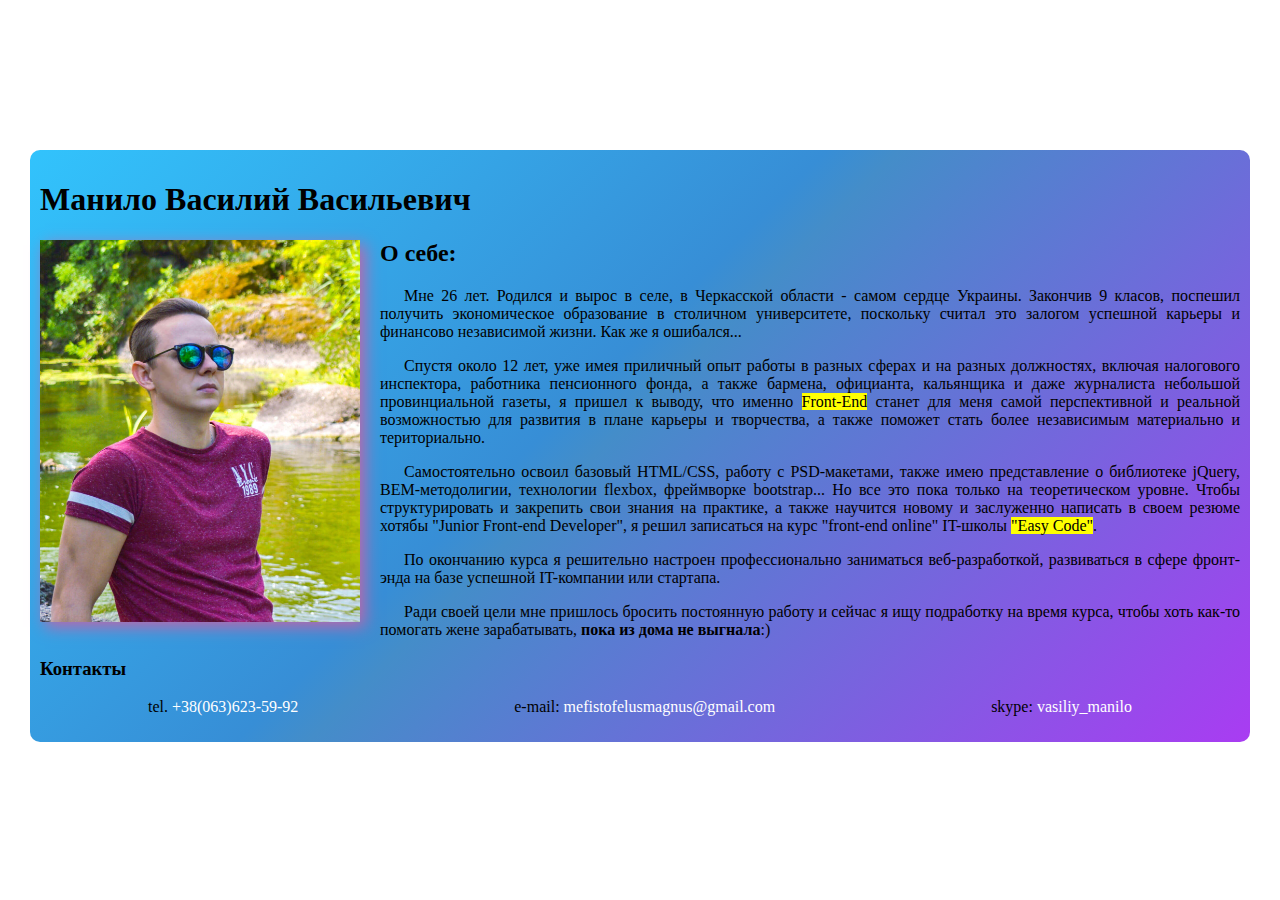
<file: 1_lesson/www/index.html>
<!doctype html>
<html lang="en">
<head>
    <meta charset="UTF-8">
    <meta name="viewport"
          content="width=device-width, user-scalable=no, initial-scale=1.0, maximum-scale=1.0, minimum-scale=1.0">
    <meta http-equiv="X-UA-Compatible" content="ie=edge">
    <link rel="stylesheet" href="css/style.css">
    <title>1-st Lesson</title>
</head>
<body>
    <article>
        <h1>Манило Василий Васильевич</h1>
        <img src="img/vasiliy_manilo.jpg" alt="Vasiliy Manilo picture">
        <h2>О себе:</h2>
            <p>Мне 26 лет. Родился и вырос в селе, в Черкасской области - самом сердце Украины. Закончив 9 класов, поспешил получить экономическое образование в столичном университете, поскольку считал это залогом успешной карьеры и финансово независимой жизни. Как же я ошибался...
            <p>Спустя около 12 лет, уже имея приличный опыт работы в разных сферах и на разных должностях, включая налогового инспектора, работника пенсионного фонда, а также бармена, официанта, кальянщика и даже журналиста небольшой провинциальной газеты, я пришел к выводу, что именно <mark>Front-End</mark> станет для меня самой перспективной и реальной возможностью для развития в плане карьеры и творчества, а также поможет стать более независимым материально и териториально.</p>
            <p>Самостоятельно освоил базовый HTML/CSS, работу с PSD-макетами, также имею представление о библиотеке jQuery, BEM-методолигии, технологии flexbox, фреймворке bootstrap... Но все это пока только на теоретическом уровне. Чтобы структурировать и закрепить свои знания на практике, а также научится новому и заслуженно написать в своем резюме хотябы "Junior Front-end Developer", я решил записаться на курс "front-end online" IT-школы <span>"Easy Code"</span>.</p>
            <p>По окончанию курса я решительно настроен профессионально заниматься веб-разработкой, развиваться в сфере фронт-энда на базе успешной IT-компании или стартапа.</p>
            <p>Ради своей цели мне пришлось бросить постоянную работу и сейчас я ищу подработку на время курса, чтобы хоть как-то помогать жене зарабатывать, <b>пока из дома не выгнала</b>:)</p>
        <h3>Контакты</h3>
            <ul>
                <li>tel. <a href="tel: +380636235992">+38(063)623-59-92</a></li>
                <li>e-mail: <a href="mailto: mefistofelusmagnus@gmail.com">mefistofelusmagnus@gmail.com</a></li>
                <li>skype: <a href="skype: vasiliy_manilo?call">vasiliy_manilo</a></li>
            </ul>
    </article>

</body>
</html>
</file>
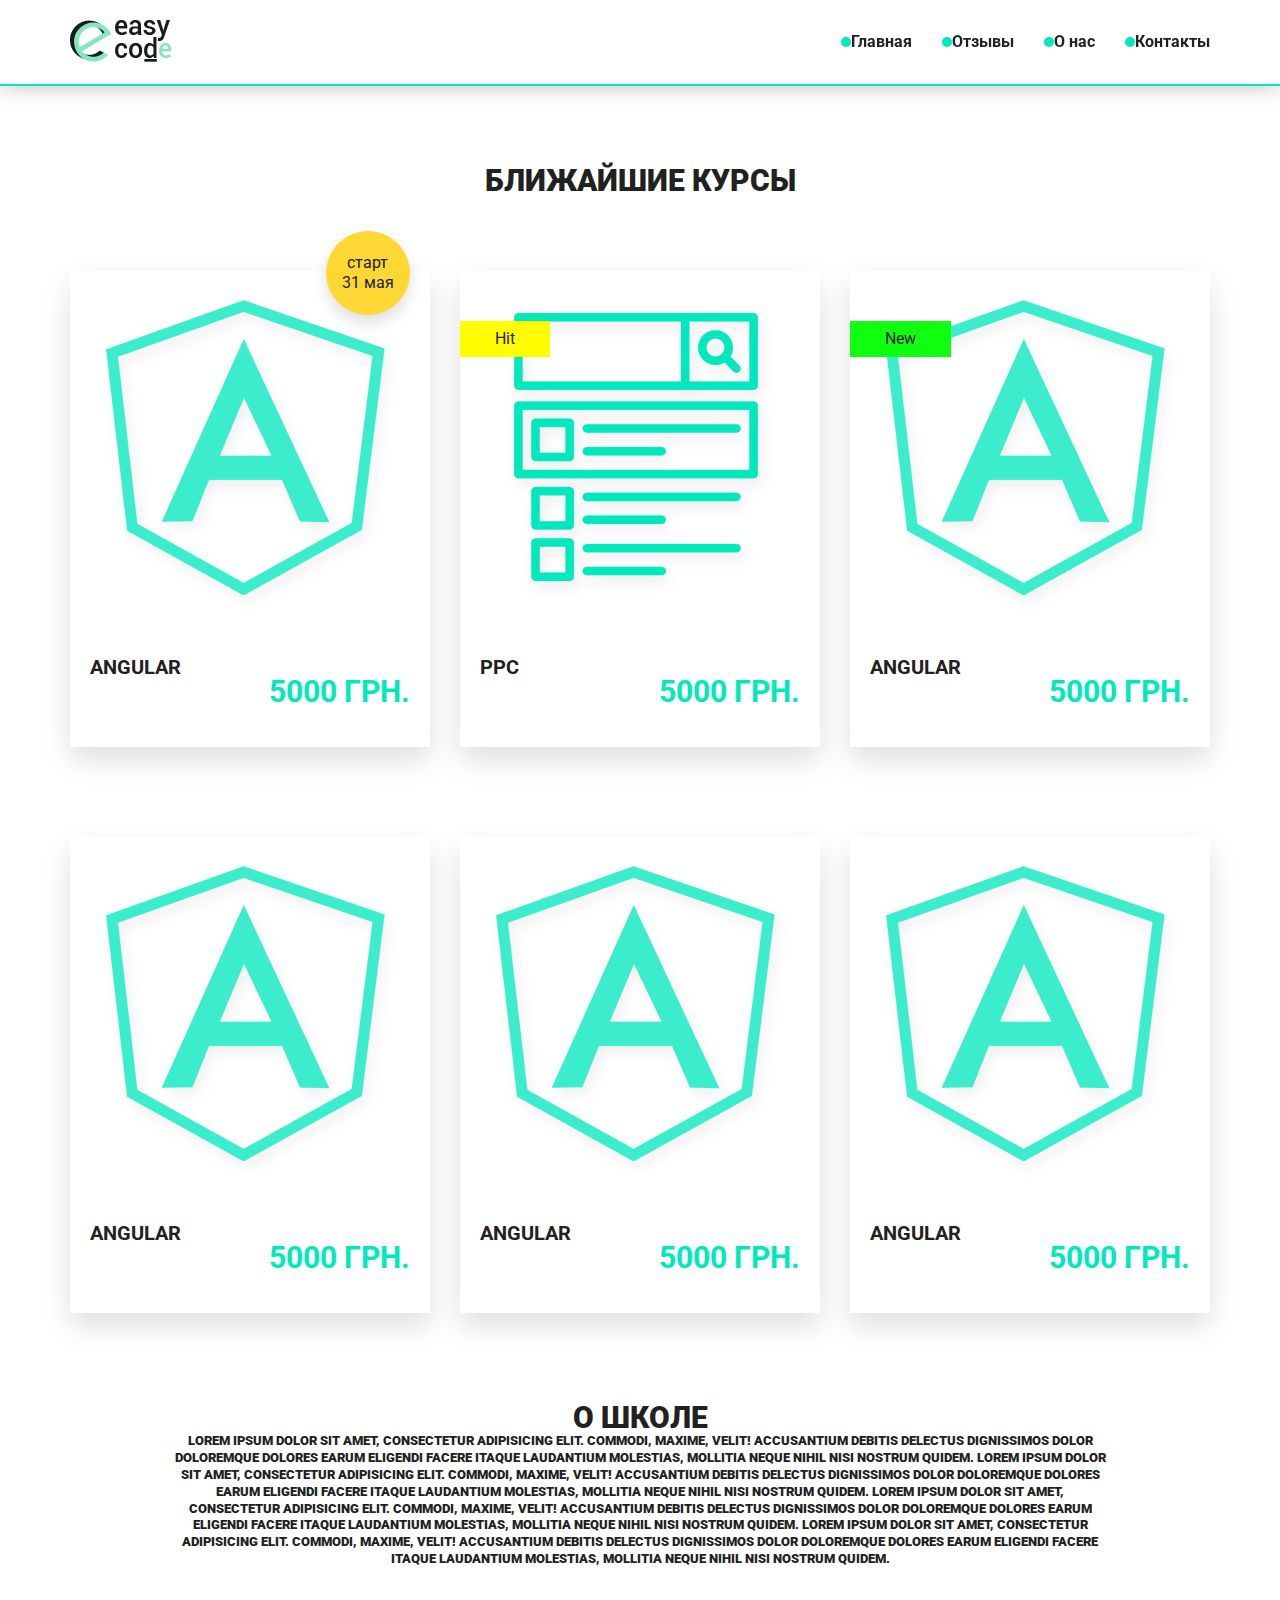
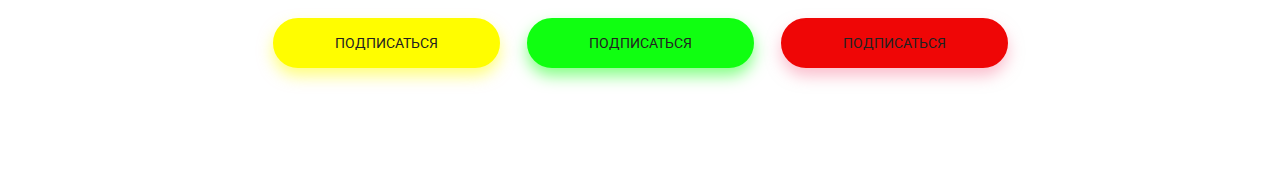
<file: 3_lesson/www/index.html>
<!DOCTYPE html>
<html lang="en">
<head>
	<meta charset="UTF-8">
	<title>Lesson 3</title>
	<link href="https://fonts.googleapis.com/css?family=Roboto:400,700,900&amp;subset=cyrillic" rel="stylesheet">
	<link rel="stylesheet" href="css/style.css">
</head>
<body>
	<!-- HEADER START -->
	<div class="header">
		<div class="container">
			<div class="logo">
				<a href="#">
					<img src="img/logo-black.png" alt="logo">
				</a>
			</div>
			<ul class="header-nav">
				<li><a href="">Главная</a></li>
				<li><a href="">Отзывы</a></li>
				<li><a href="">О нас</a></li>
				<li><a href="">Контакты</a></li>
			</ul>
		</div>
	</div>
	<!-- HEADER END -->

	<!-- MAIN START -->
	<div class="main">
		<div class="standart-section nearest-lesson">
			<div class="container">
				<div class="title">
					<span>Ближайшие курсы</span>
				</div>
				<div class="lesson-row">
					<!-- ONE LESSON START -->
					<div class="lesson-col">
						<div class="lesson">
							<div class="lesson-start-date">
								<span>старт 31 мая</span>
							</div>
							<a href="#" class="lesson-bg angular"></a>
							<div class="lesson-description">
								<div class="lesson-title">
									<a href="#">Angular</a>
								<div class="lesson-price">
									<span>5000 грн.</span>
								</div>
								</div>
							</div>
						</div>
					</div>
					<!-- ONE LESSON END -->
					<!-- ONE LESSON START -->
					<div class="lesson-col">
						<div class="lesson hit-lesson">
							<a href="#" class="lesson-bg ppc"></a>
							<div class="lesson-description">
								<div class="lesson-title">
									<a href="#">PPC</a>
								<div class="lesson-price">
									<span>5000 грн.</span>
								</div>
								</div>
							</div>
						</div>
					</div>
					<!-- ONE LESSON END -->
					<!-- ONE LESSON START -->
					<div class="lesson-col">
						<div class="lesson new-lesson">
							<a href="#" class="lesson-bg angular"></a>
							<div class="lesson-description">
								<div class="lesson-title">
									<a href="#">Angular</a>
								<div class="lesson-price">
									<span>5000 грн.</span>
								</div>
								</div>
							</div>
						</div>
					</div>
					<!-- ONE LESSON END -->
					<!-- ONE LESSON START -->
					<div class="lesson-col">
						<div class="lesson">
							<a href="#" class="lesson-bg angular"></a>
							<div class="lesson-description">
								<div class="lesson-title">
									<a href="#">Angular</a>
								<div class="lesson-price">
									<span>5000 грн.</span>
								</div>
								</div>
							</div>
						</div>
					</div>
					<!-- ONE LESSON END -->
					<!-- ONE LESSON START -->
					<div class="lesson-col">
						<div class="lesson">
							<a href="#" class="lesson-bg angular"></a>
							<div class="lesson-description">
								<div class="lesson-title">
									<a href="#">Angular</a>
								<div class="lesson-price">
									<span>5000 грн.</span>
								</div>
								</div>
							</div>
						</div>
					</div>
					<!-- ONE LESSON END -->
					<!-- ONE LESSON START -->
					<div class="lesson-col">
						<div class="lesson">
							<a href="#" class="lesson-bg angular"></a>
							<div class="lesson-description">
								<div class="lesson-title">
									<a href="#">Angular</a>
								<div class="lesson-price">
									<span>5000 грн.</span>
								</div>
								</div>
							</div>
						</div>
					</div>
					<!-- ONE LESSON END -->
				</div>
			</div>
		</div>
		<div class="standart-section about us">
			<div class="container">
				<div class="title">
					<span>О школе</span>
					<div class="about-us-text text-center">
						<p>Lorem ipsum dolor sit amet, consectetur adipisicing elit. Commodi, maxime, velit! Accusantium debitis delectus dignissimos dolor doloremque dolores earum eligendi facere itaque laudantium molestias, mollitia neque nihil nisi nostrum quidem.
							Lorem ipsum dolor sit amet, consectetur adipisicing elit. Commodi, maxime, velit! Accusantium debitis delectus dignissimos dolor doloremque dolores earum eligendi facere itaque laudantium molestias, mollitia neque nihil nisi nostrum quidem.
							Lorem ipsum dolor sit amet, consectetur adipisicing elit. Commodi, maxime, velit! Accusantium debitis delectus dignissimos dolor doloremque dolores earum eligendi facere itaque laudantium molestias, mollitia neque nihil nisi nostrum quidem.
							Lorem ipsum dolor sit amet, consectetur adipisicing elit. Commodi, maxime, velit! Accusantium debitis delectus dignissimos dolor doloremque dolores earum eligendi facere itaque laudantium molestias, mollitia neque nihil nisi nostrum quidem.
						</p>
					</div>
					<div class="btn-row">
						<a href="#" class="btn btn-default">Подписаться</a>
						<a href="#" class="btn btn-succes">Подписаться</a>
						<a href="#" class="btn btn-warning">Подписаться</a>
					</div>
				</div>
			</div>
		</div>
	</div>
	<!-- MAIN END -->

</body>
</html>
</file>
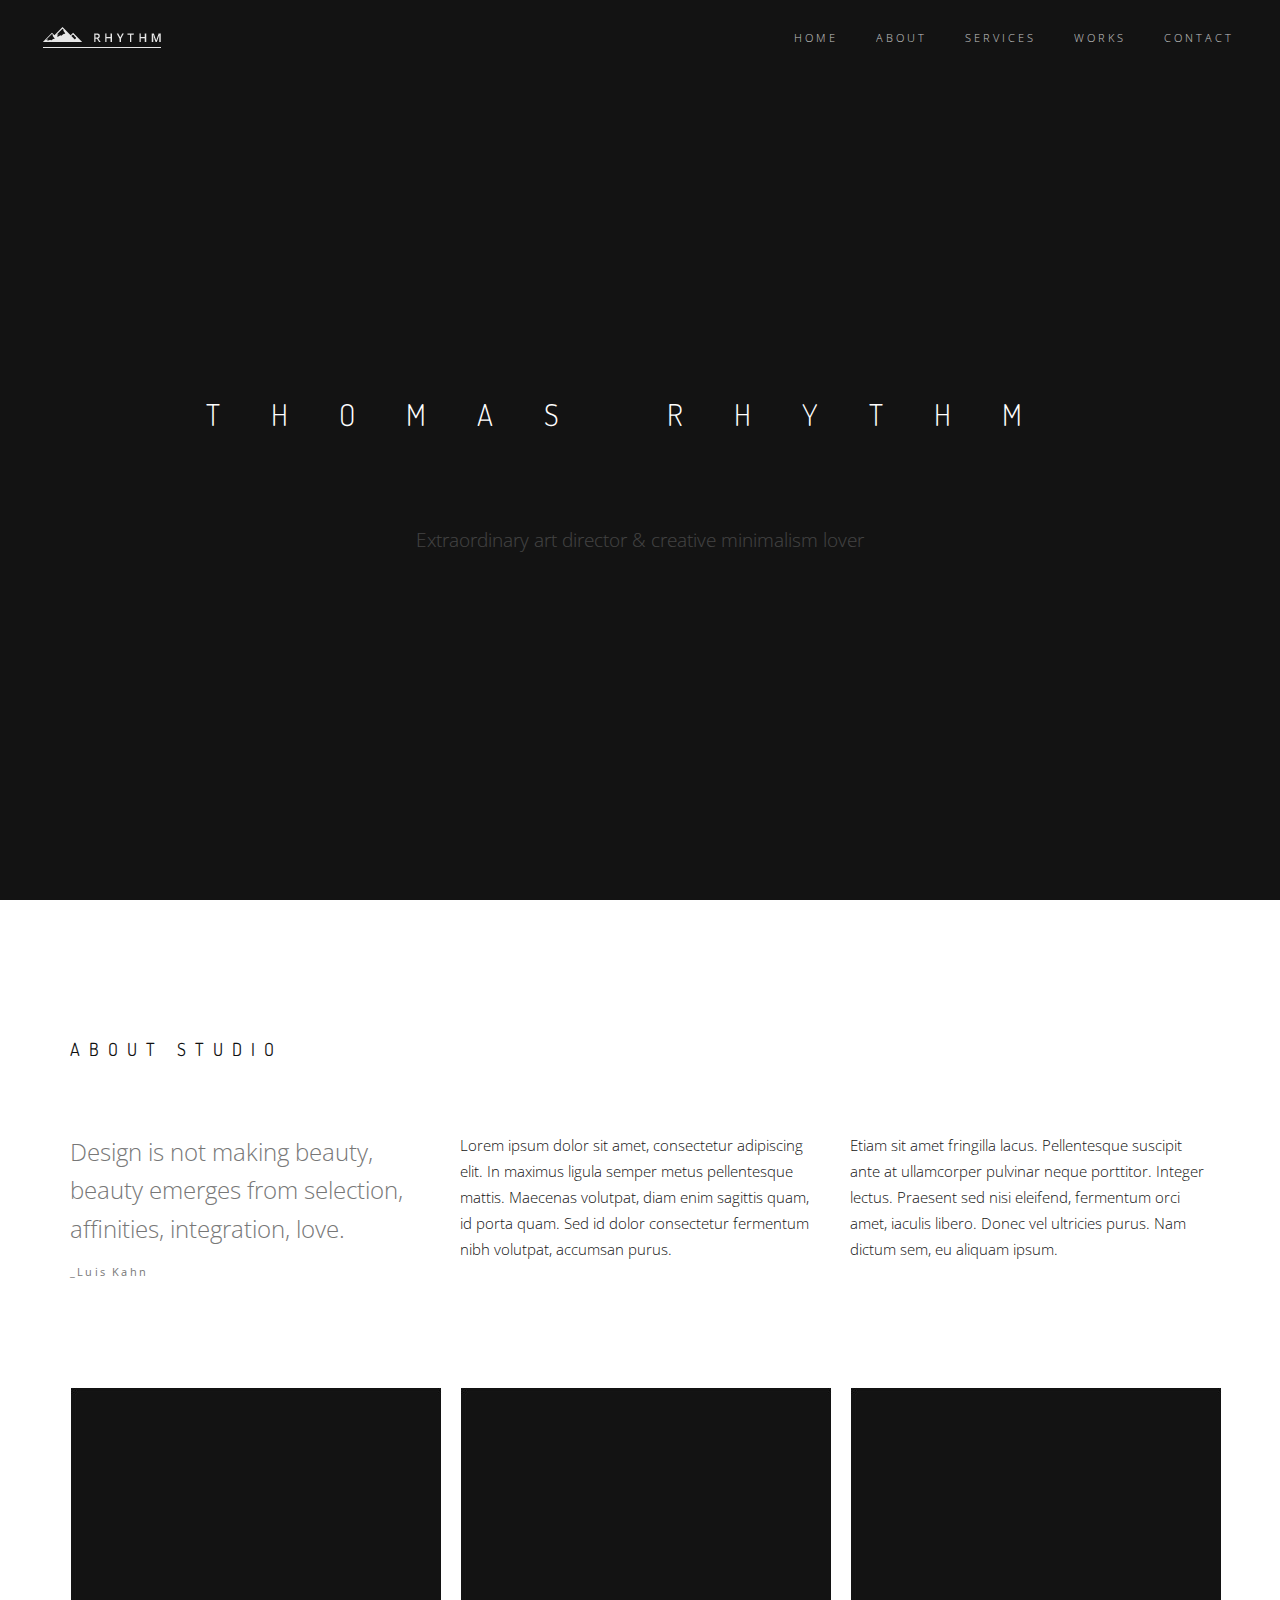
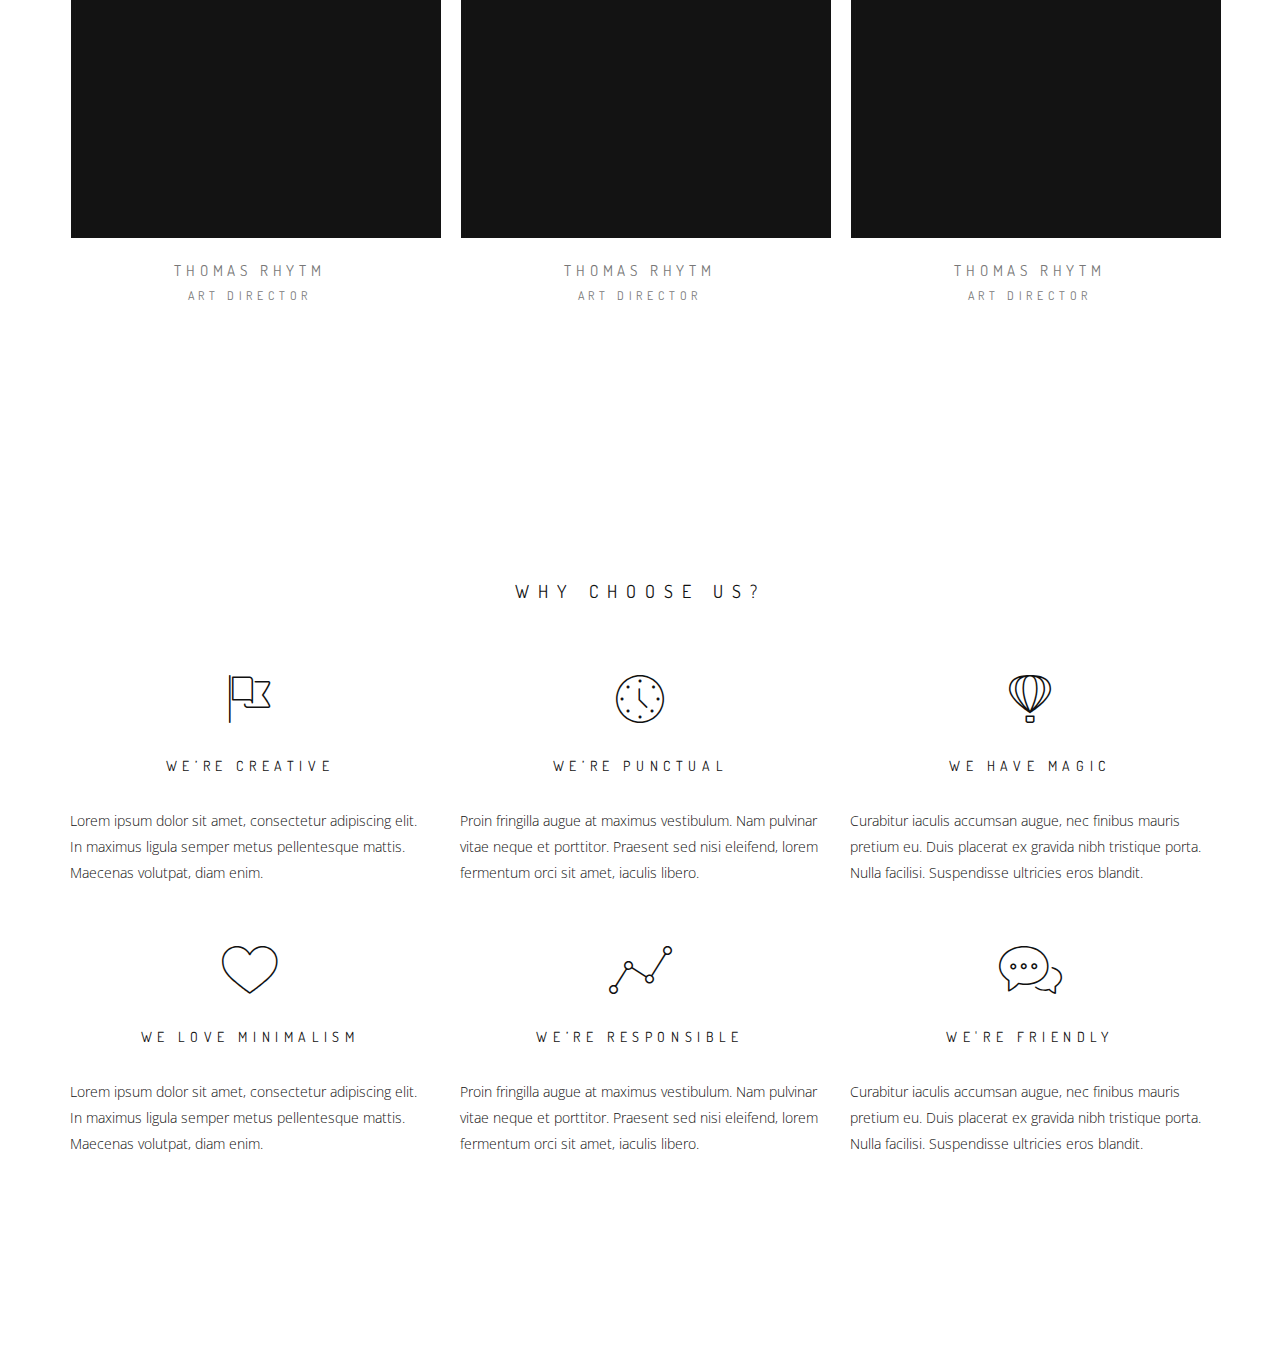
<file: 6_lesson/hw6/index.html>
<!DOCTYPE html>
<html lang="en">
<head>
	<meta charset="utf-8">
	<meta http-equiv="X-UA-Compatible" content="IE=edge">
	<meta name="viewport" content="width=device-width, initial-scale=1">
	<!-- The above 3 meta tags *must* come first in the head; any other head content must come *after* these tags -->
	<title>Landing</title>

	<!-- Favicons -->
	<link rel="shortcut icon" href="img/favicon.png">
	<link rel="apple-touch-icon" href="img/apple-touch-icon.png">
	<link rel="apple-touch-icon" sizes="72x72" href="img/apple-touch-icon-72x72.png">
	<link rel="apple-touch-icon" sizes="114x114" href="img/apple-touch-icon-114x114.png">

	<!--google fonts-->
	<link href="https://fonts.googleapis.com/css?family=Dosis:300,400" rel="stylesheet">
	<link href="https://fonts.googleapis.com/css?family=Open+Sans:300" rel="stylesheet">

	<!-- Bootstrap -->
	<link href="css/bootstrap.min.css" rel="stylesheet">

	<!-- Font awesome -->
	<link rel="stylesheet" href="css/font-awesome.css">
	<link rel="stylesheet" href="css/et-line.css">

	<link rel="stylesheet" href="css/style.css">

	<!-- HTML5 shim and Respond.js for IE8 support of HTML5 elements and media queries -->
	<!-- WARNING: Respond.js doesn't work if you view the page via file:// -->
	<!--[if lt IE 9]>
	<script src="https://oss.maxcdn.com/html5shiv/3.7.3/html5shiv.min.js"></script>
	<script src="https://oss.maxcdn.com/respond/1.4.2/respond.min.js"></script>
	<![endif]-->
</head>
<body>
<!--HEADER START-->
<div class="header">
	<div class="container-fluid">
		<div class="logo pull-left">
			<img src="img/Logo.png" alt="logo">
		</div>
		<ul class="header-nav pull-right">
			<li><a href="#">home</a></li>
			<li><a href="#">about</a></li>
			<li><a href="#">services</a></li>
			<li><a href="#">works</a></li>
			<li><a href="#">contact</a></li>
		</ul>
	</div>
</div>
<!--HEADER END-->

<!--MAIN START-->
<div class="main">
	<div class="inner">
		<div class="inner-content">
			<h6>Thomas Rhythm</h6>
			<span>Extraordinary art director & creative minimalism lover</span>
		</div>
	</div>
	<div class="default-section about-studio">
		<div class="container">
			<div class="title">
				<span>About studio</span>
			</div>
			<div class="text-section">
				<div class="row">
					<div class="col-lg-4">
						<blockquote>
							<p>Design is not making beauty, beauty emerges from selection, affinities, integration, love.</p>
							<span>_Luis Kahn</span>
						</blockquote>
					</div>
					<div class="col-lg-4">
						<p>Lorem ipsum dolor sit amet, consectetur adipiscing elit. In maximus ligula semper metus pellentesque mattis. Maecenas  volutpat, diam enim sagittis quam, id porta quam. Sed id dolor consectetur fermentum nibh volutpat, accumsan purus. </p>
					</div>
					<div class="col-lg-4">
						<p>Etiam sit amet fringilla lacus. Pellentesque suscipit ante at ullamcorper pulvinar neque porttitor. Integer lectus. Praesent sed nisi eleifend, fermentum orci amet, iaculis libero. Donec vel ultricies purus. Nam dictum sem, eu aliquam ipsum.</p>
					</div>
				</div>
			</div>
			<div class="our-team">
				<div class="row">
					<div class="col-lg-4">
						<div class="team-item">
							<div class="team-item-img">
								<img src="img/team/base-team-img.jpg" alt="">
								<div class="team-item-skills">
									<h6>Skills</h6>
								</div>
							</div>
							<div class="team-item-info text-center">
								<span class="team-item-name">Thomas Rhytm</span>
								<span class="team-item-role">Art Director</span>
							</div>
						</div>
					</div>
					<div class="col-lg-4"><div class="team-item">
							<div class="team-item-img">
								<img src="img/team/base-team-img.jpg" alt="">
								<div class="team-item-skills">
									<h6>Skills</h6>
								</div>
							</div>
							<div class="team-item-info text-center">
								<span class="team-item-name">Thomas Rhytm</span>
								<span class="team-item-role">Art Director</span>
							</div>
						</div>
					</div>
					<div class="col-lg-4"><div class="team-item">
							<div class="team-item-img">
								<img src="img/team/base-team-img.jpg" alt="">
								<div class="team-item-skills">
									<h6>Skills</h6>
								</div>
							</div>
							<div class="team-item-info text-center">
								<span class="team-item-name">Thomas Rhytm</span>
								<span class="team-item-role">Art Director</span>
							</div>
						</div>
					</div>
				</div>
			</div>
		</div>
	</div>
	<div class="default-section why-choose-us">
		<div class="container">
			<div class="title text-center">
				<span>Why choose us?</span>
			</div>
			<div class="why-choose-us">
				<div class="row">
					<div class="col-lg-4">
						<div class="why-choose-us-item text-center">
							<span class="icon-flag"></span>
							<div class="why-choose-us-description">
								<h6>We’re Creative</h6>
								<p class="text-light">Lorem ipsum dolor sit amet, consectetur adipiscing elit.
									In maximus ligula semper metus pellentesque mattis. Maecenas  volutpat, diam enim.</p>
							</div>
						</div>
					</div>
					<div class="col-lg-4">
						<div class="why-choose-us-item text-center">
							<span class="icon-clock"></span>
							<div class="why-choose-us-description">
								<h6>We’re Punctual</h6>
								<p>Proin fringilla augue at maximus vestibulum. Nam pulvinar vitae neque et porttitor. Praesent sed nisi eleifend, lorem fermentum orci sit amet, iaculis libero.</p>
							</div>
						</div>
					</div>
					<div class="col-lg-4">
						<div class="why-choose-us-item text-center">
							<span class="icon-hotairballoon"></span>
							<div class="why-choose-us-description">
								<h6>We have magic</h6>
								<p>Curabitur iaculis accumsan augue, nec finibus mauris pretium eu. Duis placerat ex gravida nibh tristique porta. Nulla facilisi. Suspendisse ultricies eros blandit.</p>
							</div>
						</div>
					</div>
					<div class="col-lg-4">
						<div class="why-choose-us-item text-center">
							<span class="icon-heart"></span>
							<div class="why-choose-us-description">
								<h6>We love minimalism</h6>
								<p>Lorem ipsum dolor sit amet, consectetur adipiscing elit.
									In maximus ligula semper metus pellentesque mattis. Maecenas  volutpat, diam enim.</p>
							</div>
						</div>
					</div>
					<div class="col-lg-4">
						<div class="why-choose-us-item text-center">
							<span class="icon-linegraph"></span>
							<div class="why-choose-us-description">
								<h6>We’re responsible</h6>
								<p>Proin fringilla augue at maximus vestibulum. Nam pulvinar vitae neque et porttitor. Praesent sed nisi eleifend, lorem fermentum orci sit amet, iaculis libero.</p>
							</div>
						</div>
					</div>
					<div class="col-lg-4">
						<div class="why-choose-us-item text-center">
							<span class="icon-chat"></span>
							<div class="why-choose-us-description">
								<h6>We're Friendly</h6>
								<p>Curabitur iaculis accumsan augue, nec finibus mauris pretium eu. Duis placerat ex gravida nibh tristique porta. Nulla facilisi. Suspendisse ultricies eros blandit.</p>
							</div>
						</div>
					</div>
				</div>
			</div>
		</div>
	</div>
</div>

<!--MAIN END-->

<!-- jQuery (necessary for Bootstrap's JavaScript plugins) -->
<script src="https://ajax.googleapis.com/ajax/libs/jquery/1.12.4/jquery.min.js"></script>
<!-- Include all compiled plugins (below), or include individual files as needed -->
<script src="js/bootstrap.min.js"></script>
</body>
</html>
</file>
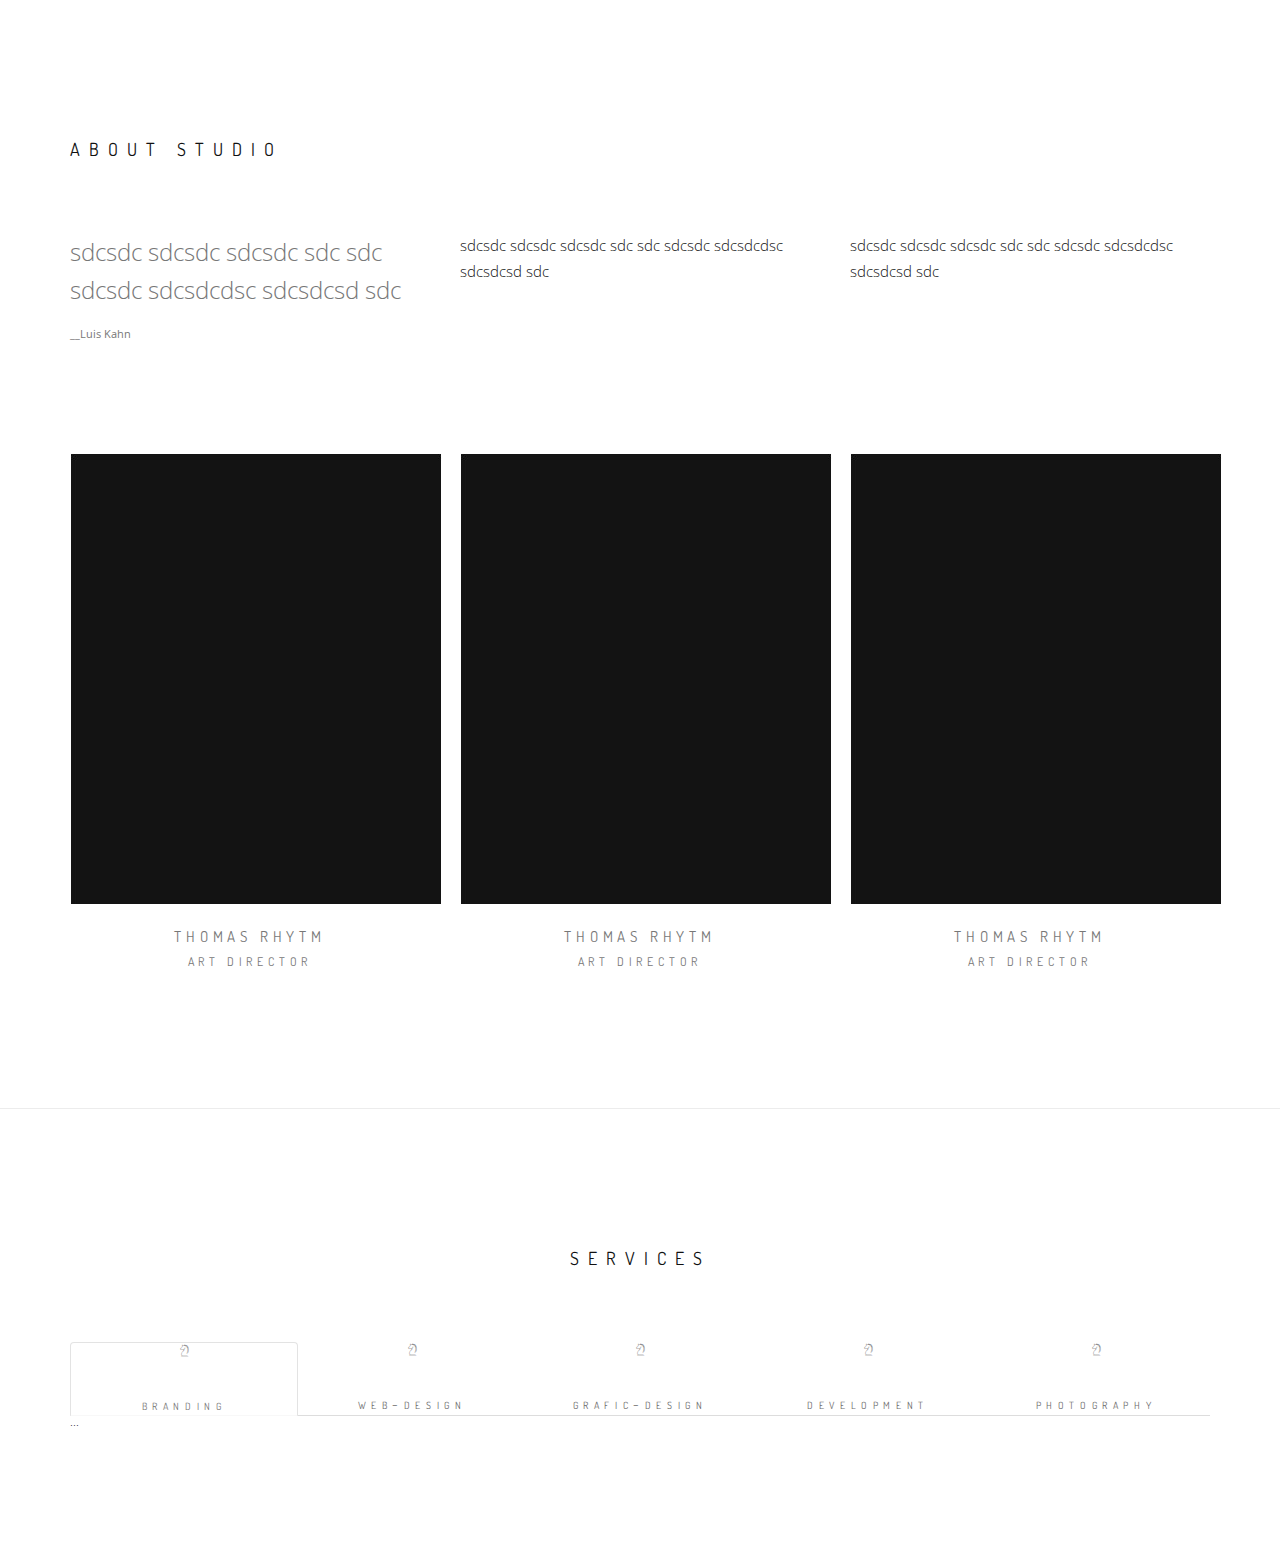
<file: 6_lesson/www/index.html>
<!DOCTYPE html>
<html lang="en">
<head>
	<meta charset="utf-8">
	<meta http-equiv="X-UA-Compatible" content="IE=edge">
	<meta name="viewport" content="width=device-width, initial-scale=1">
	<!-- The above 3 meta tags *must* come first in the head; any other head content must come *after* these tags -->
	<title>Landing</title>

	<!-- Favicons -->
	<link rel="shortcut icon" href="img/favicon.png">
	<link rel="apple-touch-icon" href="img/apple-touch-icon.png">
	<link rel="apple-touch-icon" sizes="72x72" href="img/apple-touch-icon-72x72.png">
	<link rel="apple-touch-icon" sizes="114x114" href="img/apple-touch-icon-114x114.png">

	<!--google fonts-->
	<link href="https://fonts.googleapis.com/css?family=Dosis:300,400" rel="stylesheet">
	<link href="https://fonts.googleapis.com/css?family=Open+Sans:300" rel="stylesheet">

	<!-- Bootstrap -->
	<link href="css/bootstrap.min.css" rel="stylesheet">

	<!-- Font awesome -->
	<link rel="stylesheet" href="css/font-awesome.css">
	<link rel="stylesheet" href="css/et-line.css">

	<link rel="stylesheet" href="css/style.css">

	<!-- HTML5 shim and Respond.js for IE8 support of HTML5 elements and media queries -->
	<!-- WARNING: Respond.js doesn't work if you view the page via file:// -->
	<!--[if lt IE 9]>
	<script src="https://oss.maxcdn.com/html5shiv/3.7.3/html5shiv.min.js"></script>
	<script src="https://oss.maxcdn.com/respond/1.4.2/respond.min.js"></script>
	<![endif]-->
</head>
<body>
<!--HEADER START-->
<div class="header">
	<div class="container-fluid">

	</div>
</div>
<!--HEADER END-->

<!--MAIN START-->
<div class="main">
	<div class="inner">
		<div class="inner-content">

		</div>
	</div>
	<div class="default-section about-studio">
		<div class="container">
			<div class="title">
				<span>About studio</span>
			</div>
			<div class="text-section">
				<div class="row">
					<div class="col-lg-4">
						<blockquote>
							<p>sdcsdc sdcsdc sdcsdc sdc sdc sdcsdc sdcsdcdsc sdcsdcsd sdc</p>
							<span>__Luis Kahn</span>
						</blockquote>
					</div>
					<div class="col-lg-4">
						<p>sdcsdc sdcsdc sdcsdc sdc sdc sdcsdc sdcsdcdsc sdcsdcsd sdc</p>
					</div>
					<div class="col-lg-4">
						<p>sdcsdc sdcsdc sdcsdc sdc sdc sdcsdc sdcsdcdsc sdcsdcsd sdc</p>
					</div>
				</div>
			</div>
			<div class="our-team">
				<div class="row">
					<div class="col-lg-4">
						<div class="team-item">
							<div class="team-item-img">
								<img src="img/team/base-team-img.jpg" alt="">
								<div class="team-item-skills">
									<h6>Skills</h6>
								</div>
							</div>
							<div class="team-item-info text-center">
								<span class="team-item-name">Thomas Rhytm</span>
								<span class="team-item-role">Art Director</span>
							</div>
						</div>
					</div>
					<div class="col-lg-4"><div class="team-item">
							<div class="team-item-img">
								<img src="img/team/base-team-img.jpg" alt="">
								<div class="team-item-skills">
									<h6>Skills</h6>
								</div>
							</div>
							<div class="team-item-info text-center">
								<span class="team-item-name">Thomas Rhytm</span>
								<span class="team-item-role">Art Director</span>
							</div>
						</div>
					</div>
					<div class="col-lg-4"><div class="team-item">
							<div class="team-item-img">
								<img src="img/team/base-team-img.jpg" alt="">
								<div class="team-item-skills">
									<h6>Skills</h6>
								</div>
							</div>
							<div class="team-item-info text-center">
								<span class="team-item-name">Thomas Rhytm</span>
								<span class="team-item-role">Art Director</span>
							</div>
						</div>
					</div>
				</div>
			</div>
		</div>
	</div>
	<div class="default-section servicas border-top">
		<div class="container">
			<div class="title text-center">
				<span>Services</span>
			</div>
			<div class="services-tabs">
				<!-- Nav tabs -->
				<ul class="nav nav-tabs" role="tablist">
					<li role="presentation" class="active">
						<a href="#Branding" aria-controls="home" role="tab" data-toggle="tab">
							<span class="icon-strategy"></span>
							<span class="tablist-title">Branding</span>
						</a>
					</li>
					<li role="presentation">
						<a href="#Web-design" aria-controls="profile" role="tab" data-toggle="tab">
							<span class="icon-strategy"></span>
							<span class="tablist-title">Web-design</span>
						</a>
					</li>
					<li role="presentation">
						<a href="#Grafic-design" aria-controls="messages" role="tab" data-toggle="tab">
							<span class="icon-strategy"></span>
							<span class="tablist-title">Grafic-design</span>
						</a>
					</li>
					<li role="presentation">
						<a href="#Development<" aria-controls="settings" role="tab" data-toggle="tab">
							<span class="icon-strategy"></span>
							<span class="tablist-title">Development</span>
						</a>
					</li>
					<li role="presentation">
						<a href="#Photography" aria-controls="settings" role="tab" data-toggle="tab">
							<span class="icon-strategy"></span>
							<span class="tablist-title">Photography</span>
						</a>
					</li>
				</ul>

				<!-- Tab panes -->
				<div class="tab-content">
					<div role="tabpanel" class="tab-pane fade in active" id="Branding">...</div>
					<div role="tabpanel" class="tab-pane fade" id="Web-design">...</div>
					<div role="tabpanel" class="tab-pane fade" id="Grafic-design">...</div>
					<div role="tabpanel" class="tab-pane fade" id="Development">...</div>
					<div role="tabpanel" class="tab-pane fade" id="Photography">...</div>
				</div>

			</div>
</div>

<!--MAIN END-->

<!-- jQuery (necessary for Bootstrap's JavaScript plugins) -->
<script src="https://ajax.googleapis.com/ajax/libs/jquery/1.12.4/jquery.min.js"></script>
<!-- Include all compiled plugins (below), or include individual files as needed -->
<script src="js/bootstrap.min.js"></script>
</body>
</html>
</file>
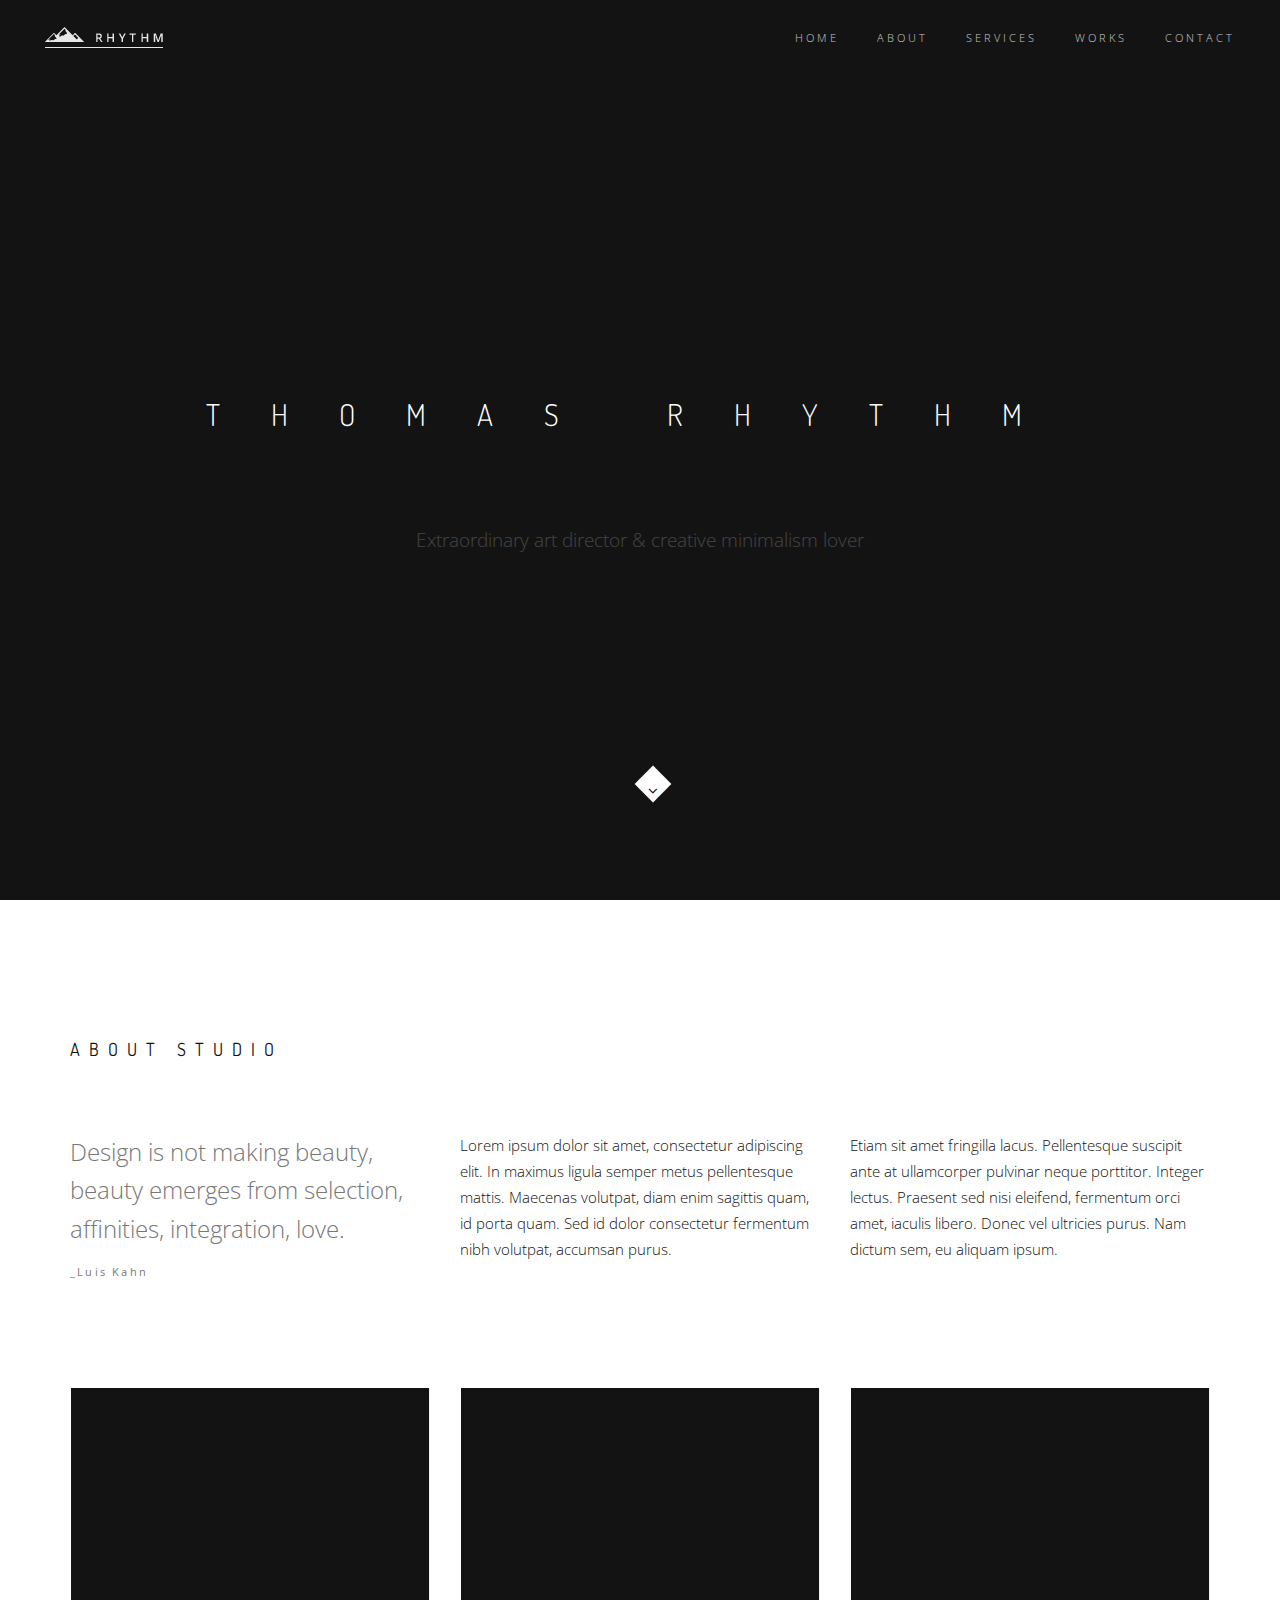
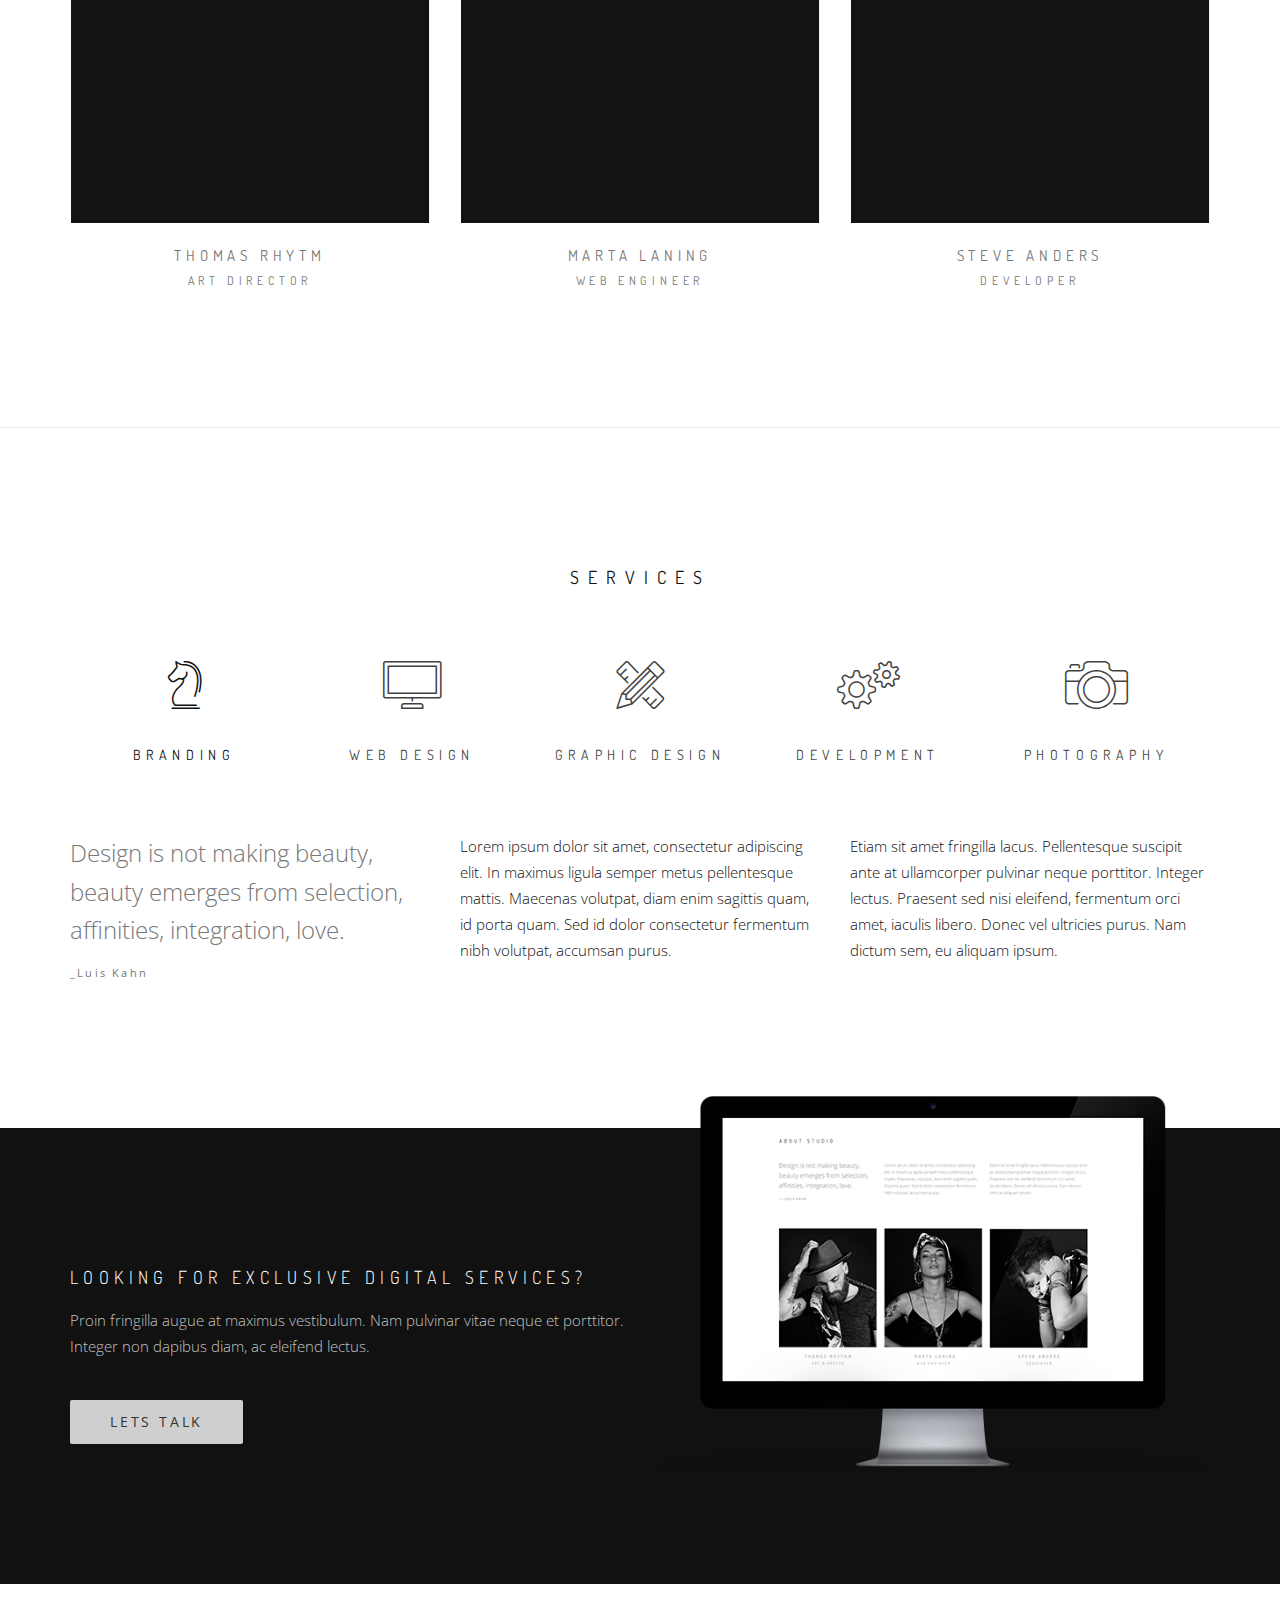
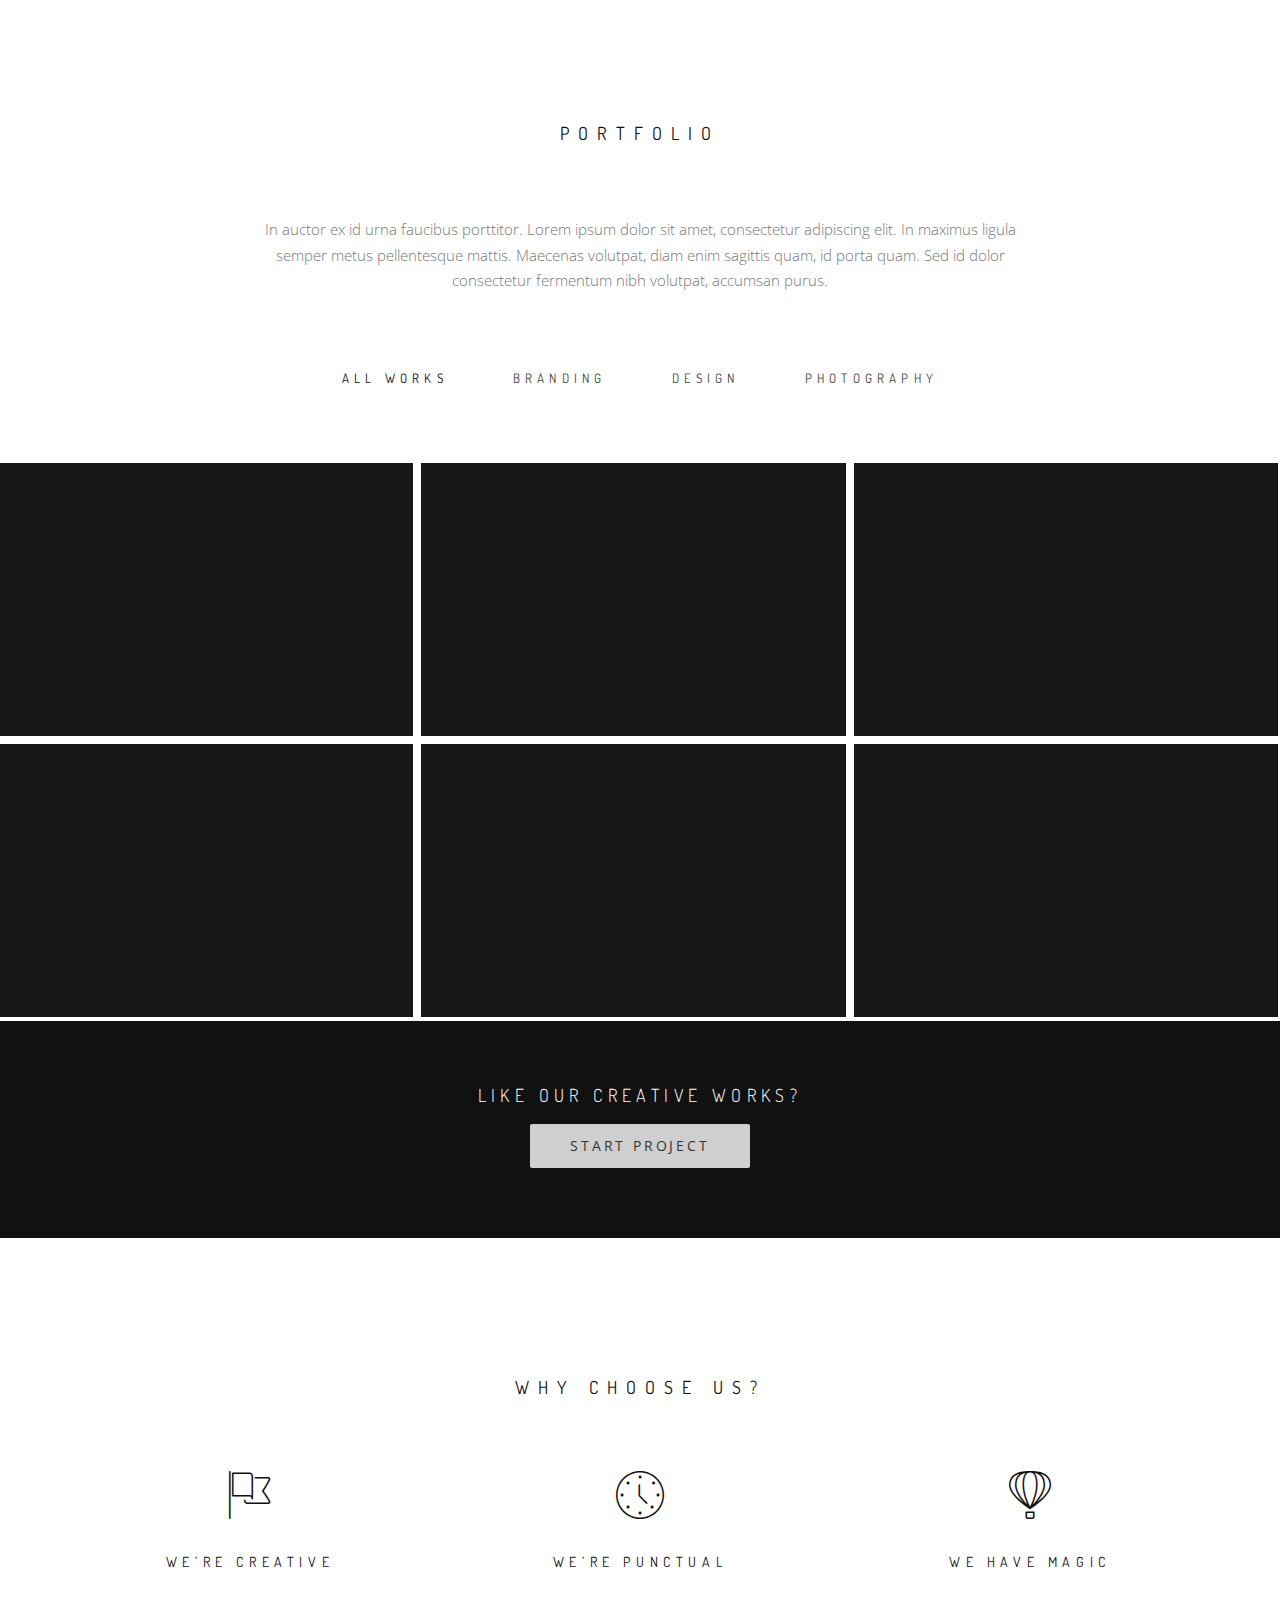
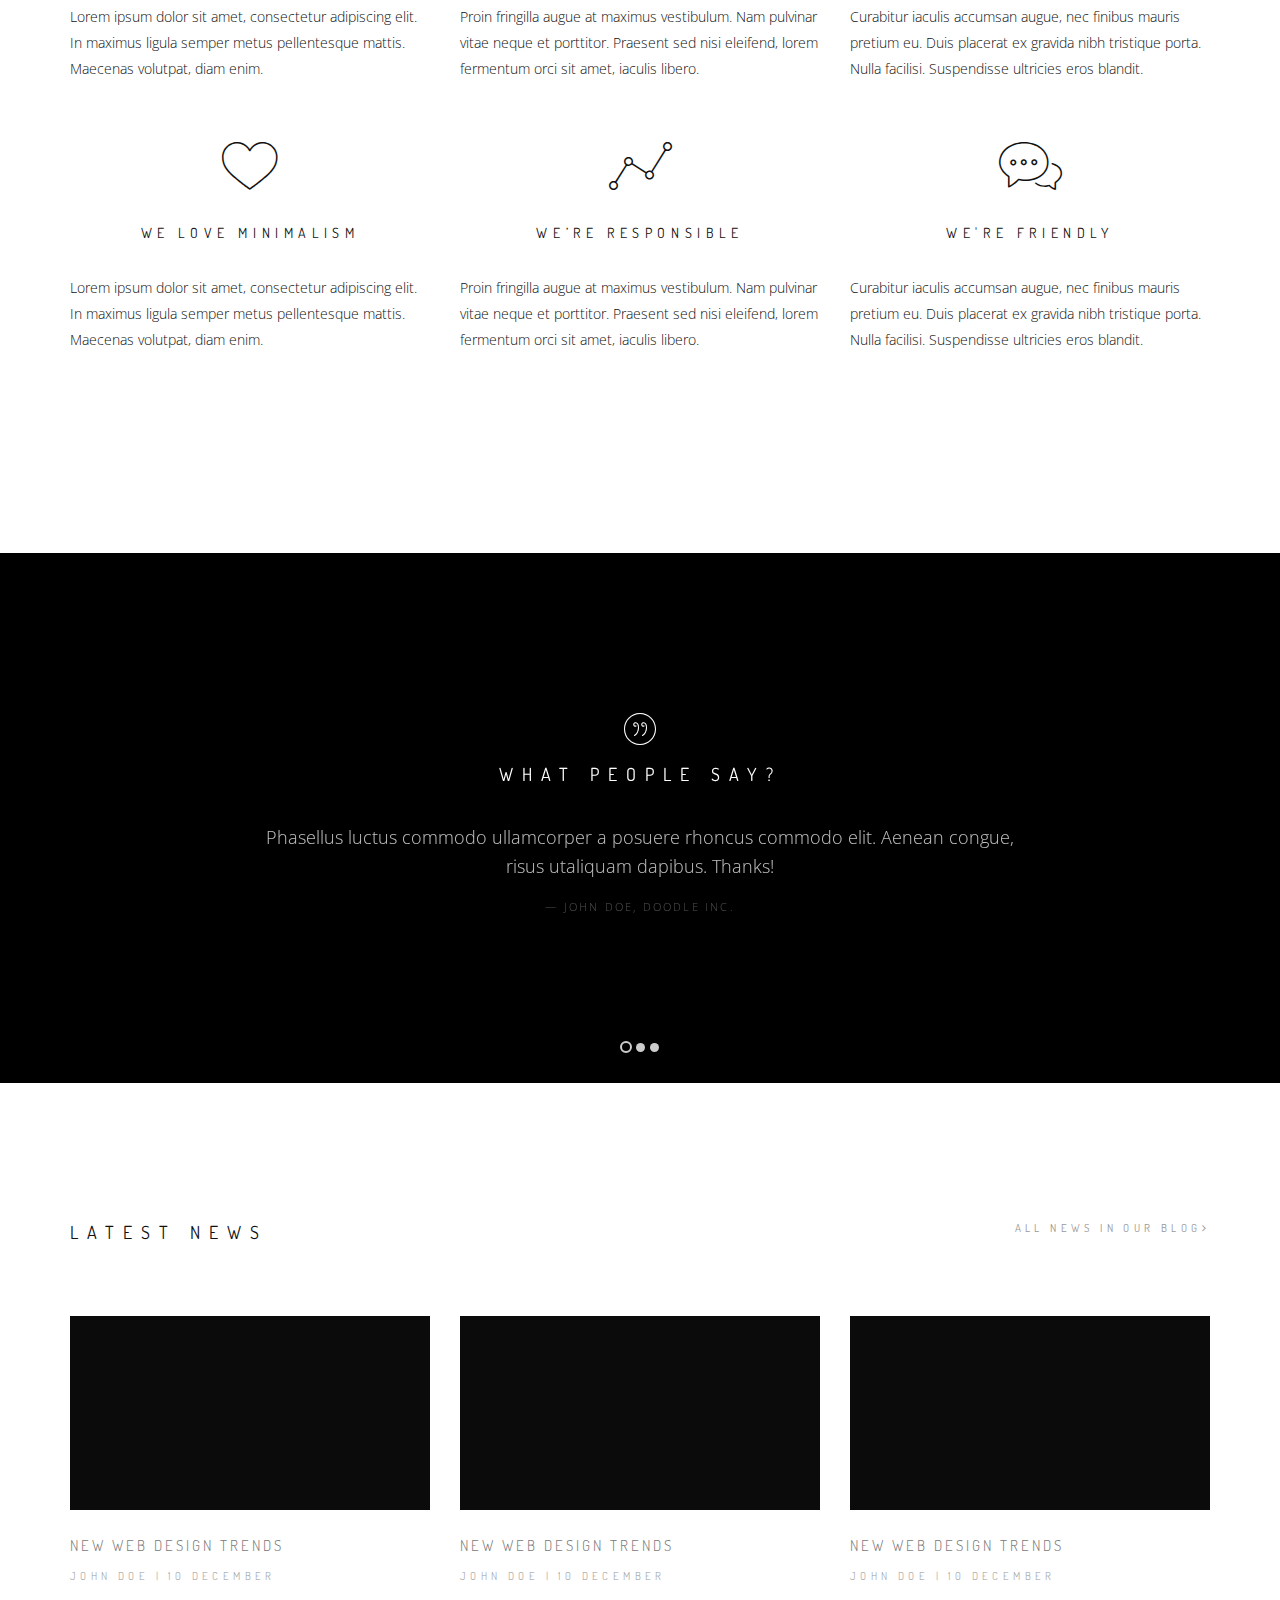
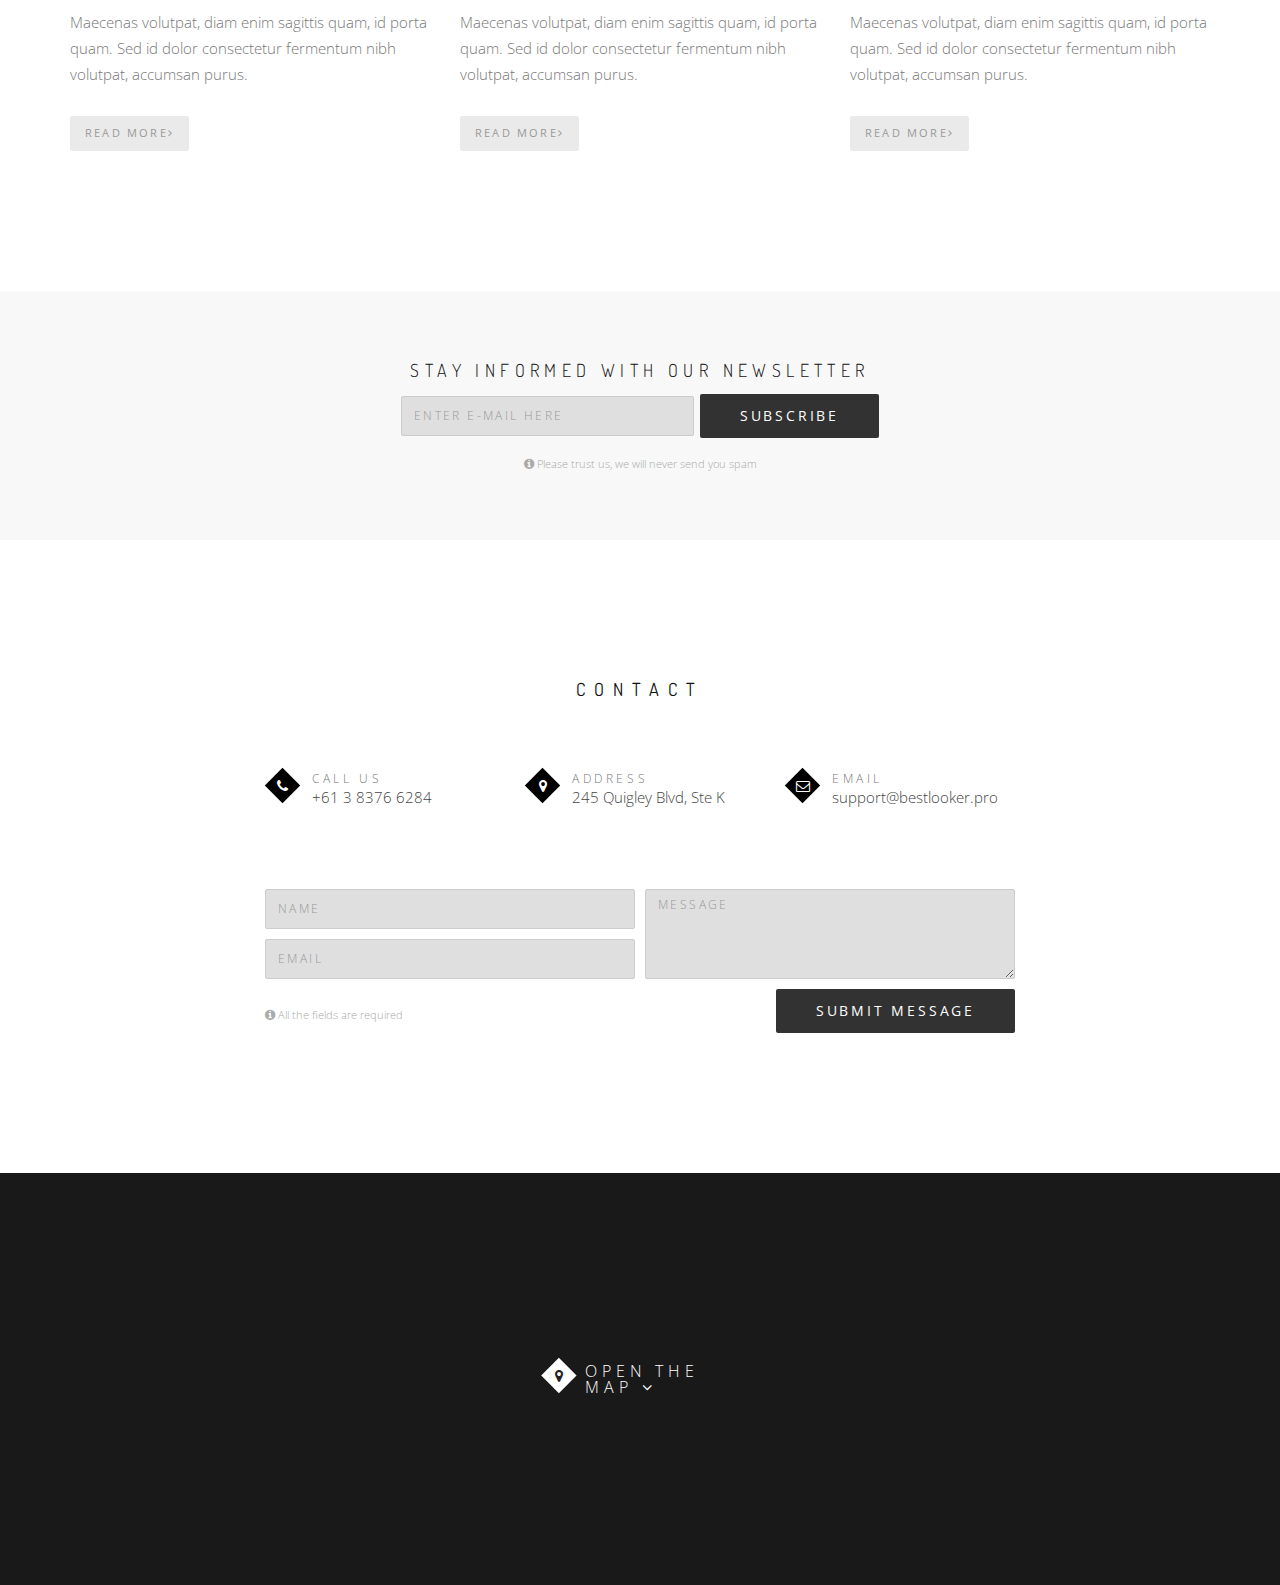
<file: 7_lesson/hw6/index.html>
<!DOCTYPE html>
<html lang="en">
<head>
	<meta charset="utf-8">
	<meta http-equiv="X-UA-Compatible" content="IE=edge">
	<meta name="viewport" content="width=device-width, initial-scale=1">
	<!-- The above 3 meta tags *must* come first in the head; any other head content must come *after* these tags -->
	<title>Landing</title>

	<!-- Favicons -->
	<link rel="shortcut icon" href="img/favicon.png">
	<link rel="apple-touch-icon" href="img/apple-touch-icon.png">
	<link rel="apple-touch-icon" sizes="72x72" href="img/apple-touch-icon-72x72.png">
	<link rel="apple-touch-icon" sizes="114x114" href="img/apple-touch-icon-114x114.png">

	<!--google fonts-->
	<link href="https://fonts.googleapis.com/css?family=Dosis:300,400" rel="stylesheet">
	<link href="https://fonts.googleapis.com/css?family=Open+Sans:300" rel="stylesheet">

	<!-- Bootstrap -->
	<link href="css/bootstrap.min.css" rel="stylesheet">

	<!-- Font awesome -->
	<link rel="stylesheet" href="css/font-awesome.css">
	<link rel="stylesheet" href="css/et-line.css">

	<link rel="stylesheet" href="css/style.css">

	<!-- HTML5 shim and Respond.js for IE8 support of HTML5 elements and media queries -->
	<!-- WARNING: Respond.js doesn't work if you view the page via file:// -->
	<!--[if lt IE 9]>
	<script src="https://oss.maxcdn.com/html5shiv/3.7.3/html5shiv.min.js"></script>
	<script src="https://oss.maxcdn.com/respond/1.4.2/respond.min.js"></script>
	<![endif]-->
</head>
<body>
<!--HEADER START-->
<div class="header">
	<div class="container-fluid">
		<div class="logo pull-left">
			<img src="img/Logo.png" alt="logo">
		</div>
		<ul class="header-nav pull-right">
			<li><a href="#">home</a></li>
			<li><a href="#">about</a></li>
			<li><a href="#">services</a></li>
			<li><a href="#">works</a></li>
			<li><a href="#">contact</a></li>
		</ul>
	</div>
</div>
<!--HEADER END-->

<!--MAIN START-->
<div class="main">
	<div class="inner">
		<div class="inner-content">
			<h6>Thomas Rhythm</h6>
			<span>Extraordinary art director & creative minimalism lover</span>
		</div>
        <div class="inner-button">
            <a class="inner-anchor" href="#about-studio">
                <i  class="fa fa-angle-down"></i>
            </a>
        </div>
	</div>
	<div class="default-section about-studio" id="about-studio">
		<div class="container">
			<div class="title">
				<span>About studio</span>
			</div>
			<div class="text-section">
				<div class="row">
					<div class="col-lg-4">
						<blockquote>
							<p>Design is not making beauty, beauty emerges from selection, affinities, integration, love.</p>
							<span>_Luis Kahn</span>
						</blockquote>
					</div>
					<div class="col-lg-4">
						<p>Lorem ipsum dolor sit amet, consectetur adipiscing elit. In maximus ligula semper metus pellentesque mattis. Maecenas  volutpat, diam enim sagittis quam, id porta quam. Sed id dolor consectetur fermentum nibh volutpat, accumsan purus. </p>
					</div>
					<div class="col-lg-4">
						<p>Etiam sit amet fringilla lacus. Pellentesque suscipit ante at ullamcorper pulvinar neque porttitor. Integer lectus. Praesent sed nisi eleifend, fermentum orci amet, iaculis libero. Donec vel ultricies purus. Nam dictum sem, eu aliquam ipsum.</p>
					</div>
				</div>
			</div>
			<div class="our-team">
				<div class="row">
					<div class="col-lg-4">
						<div class="team-item">
							<div class="team-item-img">
								<img src="img/team/base-team-img.jpg" alt="">
								<div class="team-item-skills">
									<h6>Skills</h6>
								</div>
							</div>
							<div class="team-item-info text-center">
								<span class="team-item-name">Thomas Rhytm</span>
								<span class="team-item-role">Art Director</span>
							</div>
						</div>
					</div>
					<div class="col-lg-4"><div class="team-item">
							<div class="team-item-img">
								<img src="img/team/base-team-img.jpg" alt="">
								<div class="team-item-skills">
									<h6>Skills</h6>
								</div>
							</div>
							<div class="team-item-info text-center">
								<span class="team-item-name">Marta Laning</span>
								<span class="team-item-role">Web engineer</span>
							</div>
						</div>
					</div>
					<div class="col-lg-4"><div class="team-item">
							<div class="team-item-img">
								<img src="img/team/base-team-img.jpg" alt="">
								<div class="team-item-skills">
									<h6>Skills</h6>
								</div>
							</div>
							<div class="team-item-info text-center">
								<span class="team-item-name">Steve ANDERS</span>
								<span class="team-item-role">Developer</span>
							</div>
						</div>
					</div>
				</div>
			</div>
		</div>
	</div>
	<div class="default-section services border-top">
		<div class="container">
			<div class="title text-center">
				<span>Services</span>
			</div>
			<div class="services-tabs">
				<!-- Nav tabs -->
				<ul class="nav nav-tabs" role="tablist">
					<li role="presentation" class="active">
						<a href="#branding" aria-controls="branding" role="tab" data-toggle="tab">
							<span class="icon icon-strategy"></span>
							<span class="tablist-title">Branding</span>
						</a>
					</li>
					<li role="presentation">
						<a href="#webdesign" aria-controls="webdesign" role="tab" data-toggle="tab">
							<span class="icon icon-desktop"></span>
							<span class="tablist-title">Web Design</span>
						</a>
					</li>
					<li role="presentation">
						<a href="#graphicdesign" aria-controls="graphicdesign" role="tab" data-toggle="tab">
							<span class="icon icon-tools"></span>
							<span class="tablist-title">Graphic Design</span>
						</a>
					</li>
					<li role="presentation">
						<a href="#development" aria-controls="Development" role="tab" data-toggle="tab">
							<span class="icon icon-gears"></span>
							<span class="tablist-title">Development</span>
						</a>
					</li>
					<li role="presentation">
						<a href="#photography" aria-controls="photography" role="tab" data-toggle="tab">
							<span class="icon icon-camera"></span>
							<span class="tablist-title">Photography</span>
						</a>
					</li>
				</ul>
				<!-- Tab panes -->
				<div class="tab-content">
					<div role="tabpanel" class="tab-pane fade in active" id="branding">
						<div class="text-section">
							<div class="row">
								<div class="col-lg-4">
									<blockquote>
										<p>Design is not making beauty, beauty emerges from selection, affinities, integration, love.</p>
										<span>_Luis Kahn</span>
									</blockquote>
								</div>
								<div class="col-lg-4">
									<p>Lorem ipsum dolor sit amet, consectetur adipiscing elit. In maximus ligula semper metus pellentesque mattis. Maecenas  volutpat, diam enim sagittis quam, id porta quam. Sed id dolor consectetur fermentum nibh volutpat, accumsan purus. </p>
								</div>
								<div class="col-lg-4">
									<p>Etiam sit amet fringilla lacus. Pellentesque suscipit ante at ullamcorper pulvinar neque porttitor. Integer lectus. Praesent sed nisi eleifend, fermentum orci amet, iaculis libero. Donec vel ultricies purus. Nam dictum sem, eu aliquam ipsum.</p>
								</div>
							</div>
						</div>
					</div>
					<div role="tabpanel" class="tab-pane fade" id="webdesign">
						<div class="text-section">
							<div class="row">
								<div class="col-lg-4">
									<blockquote>
										<p>Design is not making beauty, beauty emerges from selection, affinities, integration, love.</p>
										<span>_Luis Kahn</span>
									</blockquote>
								</div>
								<div class="col-lg-4">
									<p>Lorem ipsum dolor sit amet, consectetur adipiscing elit. In maximus ligula semper metus pellentesque mattis. Maecenas  volutpat, diam enim sagittis quam, id porta quam. Sed id dolor consectetur fermentum nibh volutpat, accumsan purus. </p>
								</div>
								<div class="col-lg-4">
									<p>Etiam sit amet fringilla lacus. Pellentesque suscipit ante at ullamcorper pulvinar neque porttitor. Integer lectus. Praesent sed nisi eleifend, fermentum orci amet, iaculis libero. Donec vel ultricies purus. Nam dictum sem, eu aliquam ipsum.</p>
								</div>
							</div>
						</div>
					</div>
					<div role="tabpanel" class="tab-pane fade" id="graphicdesign">
						<div class="text-section">
							<div class="row">
								<div class="col-lg-4">
									<blockquote>
										<p>Design is not making beauty, beauty emerges from selection, affinities, integration, love.</p>
										<span>_Luis Kahn</span>
									</blockquote>
								</div>
								<div class="col-lg-4">
									<p>Lorem ipsum dolor sit amet, consectetur adipiscing elit. In maximus ligula semper metus pellentesque mattis. Maecenas  volutpat, diam enim sagittis quam, id porta quam. Sed id dolor consectetur fermentum nibh volutpat, accumsan purus. </p>
								</div>
								<div class="col-lg-4">
									<p>Etiam sit amet fringilla lacus. Pellentesque suscipit ante at ullamcorper pulvinar neque porttitor. Integer lectus. Praesent sed nisi eleifend, fermentum orci amet, iaculis libero. Donec vel ultricies purus. Nam dictum sem, eu aliquam ipsum.</p>
								</div>
							</div>
						</div>
					</div>
					<div role="tabpanel" class="tab-pane fade" id="development">
						<div class="text-section">
							<div class="row">
								<div class="col-lg-4">
									<blockquote>
										<p>Design is not making beauty, beauty emerges from selection, affinities, integration, love.</p>
										<span>_Luis Kahn</span>
									</blockquote>
								</div>
								<div class="col-lg-4">
									<p>Lorem ipsum dolor sit amet, consectetur adipiscing elit. In maximus ligula semper metus pellentesque mattis. Maecenas  volutpat, diam enim sagittis quam, id porta quam. Sed id dolor consectetur fermentum nibh volutpat, accumsan purus. </p>
								</div>
								<div class="col-lg-4">
									<p>Etiam sit amet fringilla lacus. Pellentesque suscipit ante at ullamcorper pulvinar neque porttitor. Integer lectus. Praesent sed nisi eleifend, fermentum orci amet, iaculis libero. Donec vel ultricies purus. Nam dictum sem, eu aliquam ipsum.</p>
								</div>
							</div>
						</div>
					</div>
					<div role="tabpanel" class="tab-pane fade" id="photography">
						<div class="text-section">
							<div class="row">
								<div class="col-lg-4">
									<blockquote>
										<p>Design is not making beauty, beauty emerges from selection, affinities, integration, love.</p>
										<span>_Luis Kahn</span>
									</blockquote>
								</div>
								<div class="col-lg-4">
									<p>Lorem ipsum dolor sit amet, consectetur adipiscing elit. In maximus ligula semper metus pellentesque mattis. Maecenas  volutpat, diam enim sagittis quam, id porta quam. Sed id dolor consectetur fermentum nibh volutpat, accumsan purus. </p>
								</div>
								<div class="col-lg-4">
									<p>Etiam sit amet fringilla lacus. Pellentesque suscipit ante at ullamcorper pulvinar neque porttitor. Integer lectus. Praesent sed nisi eleifend, fermentum orci amet, iaculis libero. Donec vel ultricies purus. Nam dictum sem, eu aliquam ipsum.</p>
								</div>
							</div>
						</div>
					</div>
				</div>
			</div>
		</div>
	</div>
	<div class="lets-talk">
		<div class="container">
			<div class="row">
				<div class="col-lg-6">
					<div class="lets-talk-content">
						<div class="title color-white text-light">
							<span>Looking for exclusive digital services?</span>
						</div>
						<p>Proin fringilla augue at maximus vestibulum. Nam pulvinar vitae neque et porttitor.
							Integer non dapibus diam, ac eleifend lectus.</p>
						<a href="#" class="btn btn-default">lets talk</a>
					</div>
				</div>
				<div class="col-lg-6">
					<img src="img/lets-talk-img.png" class="lets-talk-img" alt="iMac">
				</div>
			</div>
		</div>
	</div>
	<div class="default-section portfolio">
		<div class="title text-center">
			<span>Portfolio</span>
		</div>
		<p class="text-center">In auctor ex id urna faucibus porttitor. Lorem ipsum dolor sit amet, consectetur
			adipiscing elit. In maximus ligula semper metus pellentesque mattis. Maecenas volutpat, diam enim sagittis
			quam, id porta quam. Sed id dolor consectetur fermentum nibh volutpat, accumsan purus.</p>
		<div class="portfolio-tabs text-center">
			<!-- Nav tabs -->
			<ul class="nav nav-tabs" role="tablist">
				<li role="presentation" class="active">
					<a href="#allworks" aria-controls="allworks" role="tab" data-toggle="tab">All Works</a>
				</li>
				<li role="presentation">
					<a href="#portfolio-branding" aria-controls="portfolio-branding" role="tab" data-toggle="tab">Branding</a>
				</li>
				<li role="presentation">
					<a href="#design" aria-controls="design" role="tab" data-toggle="tab">Design</a>
				</li>
				<li role="presentation">
					<a href="#portfolio-photography" aria-controls="portfolio-photography" role="tab" data-toggle="tab">Photography</a>
				</li>
			</ul>
			<!-- Tab panes -->
			<div class="tab-content">
				<div role="tabpanel" class="tab-pane fade in active" id="allworks">
					<div class="portfolio-row row">
						<div class="portfolio-col">
							<img src="img/portfolio-item-bg.png" alt="portfolio-item-img">
						</div>
						<div class="portfolio-col">
							<img src="img/portfolio-item-bg.png" alt="portfolio-item-img">
						</div>
						<div class="portfolio-col">
							<img src="img/portfolio-item-bg.png" alt="portfolio-item-img">
						</div>
					</div>
					<div class="portfolio-row row">
						<div class="portfolio-col">
							<img src="img/portfolio-item-bg.png" alt="portfolio-item-img">
						</div>
						<div class="portfolio-col">
							<img src="img/portfolio-item-bg.png" alt="portfolio-item-img">
						</div>
						<div class="portfolio-col">
							<img src="img/portfolio-item-bg.png" alt="portfolio-item-img">
						</div>
					</div>
				</div>
				<div role="tabpanel" class="tab-pane fade" id="portfolio-branding">
					<div class="portfolio-row row">
						<div class="portfolio-col">
							<img src="img/portfolio-item-bg.png" alt="portfolio-item-img">
						</div>
						<div class="portfolio-col">
							<img src="img/portfolio-item-bg.png" alt="portfolio-item-img">
						</div>
						<div class="portfolio-col">
							<img src="img/portfolio-item-bg.png" alt="portfolio-item-img">
						</div>
						<div class="portfolio-col">
							<img src="img/portfolio-item-bg.png" alt="portfolio-item-img">
						</div>
					</div>
				</div>
				<div role="tabpanel" class="tab-pane fade" id="design">
					<div class="portfolio-row row">
						<div class="portfolio-col">
							<img src="img/portfolio-item-bg.png" alt="portfolio-item-img">
						</div>
						<div class="portfolio-col">
							<img src="img/portfolio-item-bg.png" alt="portfolio-item-img">
						</div>
						<div class="portfolio-col">
							<img src="img/portfolio-item-bg.png" alt="portfolio-item-img">
						</div>
						<div class="portfolio-col">
							<img src="img/portfolio-item-bg.png" alt="portfolio-item-img">
						</div>
						<div class="portfolio-col">
							<img src="img/portfolio-item-bg.png" alt="portfolio-item-img">
						</div>
					</div>
				</div>
				<div role="tabpanel" class="tab-pane fade" id="portfolio-photography">
					<div class="portfolio-row row">
						<div class="portfolio-col">
							<img src="img/portfolio-item-bg.png" alt="portfolio-item-img">
						</div>
						<div class="portfolio-col">
							<img src="img/portfolio-item-bg.png" alt="portfolio-item-img">
						</div>
						<div class="portfolio-col">
							<img src="img/portfolio-item-bg.png" alt="portfolio-item-img">
						</div>
						<div class="portfolio-col">
							<img src="img/portfolio-item-bg.png" alt="portfolio-item-img">
						</div>
					</div>
				</div>
			</div>
		</div>
		<div class="like-our-work">
			<div class="container text-center">
				<div class="title text-light color-white">
					<span>like our creative works?</span>
				</div>
				<a href="" class="btn btn-default">start project</a>
			</div>
		</div>
	</div>
	<div class="default-section why-choose-us">
		<div class="container">
			<div class="title text-center">
				<span>Why choose us?</span>
			</div>
			<div class="why-choose-us">
				<div class="row">
					<div class="col-lg-4">
						<div class="why-choose-us-item text-center">
							<span class="icon-flag"></span>
							<div class="why-choose-us-description">
								<h6>We’re Creative</h6>
								<p class="text-light">Lorem ipsum dolor sit amet, consectetur adipiscing elit.
									In maximus ligula semper metus pellentesque mattis. Maecenas  volutpat, diam enim.</p>
							</div>
						</div>
					</div>
					<div class="col-lg-4">
						<div class="why-choose-us-item text-center">
							<span class="icon-clock"></span>
							<div class="why-choose-us-description">
								<h6>We’re Punctual</h6>
								<p>Proin fringilla augue at maximus vestibulum. Nam pulvinar vitae neque et porttitor. Praesent sed nisi eleifend, lorem fermentum orci sit amet, iaculis libero.</p>
							</div>
						</div>
					</div>
					<div class="col-lg-4">
						<div class="why-choose-us-item text-center">
							<span class="icon-hotairballoon"></span>
							<div class="why-choose-us-description">
								<h6>We have magic</h6>
								<p>Curabitur iaculis accumsan augue, nec finibus mauris pretium eu. Duis placerat ex gravida nibh tristique porta. Nulla facilisi. Suspendisse ultricies eros blandit.</p>
							</div>
						</div>
					</div>
					<div class="col-lg-4">
						<div class="why-choose-us-item text-center">
							<span class="icon-heart"></span>
							<div class="why-choose-us-description">
								<h6>We love minimalism</h6>
								<p>Lorem ipsum dolor sit amet, consectetur adipiscing elit.
									In maximus ligula semper metus pellentesque mattis. Maecenas  volutpat, diam enim.</p>
							</div>
						</div>
					</div>
					<div class="col-lg-4">
						<div class="why-choose-us-item text-center">
							<span class="icon-linegraph"></span>
							<div class="why-choose-us-description">
								<h6>We’re responsible</h6>
								<p>Proin fringilla augue at maximus vestibulum. Nam pulvinar vitae neque et porttitor. Praesent sed nisi eleifend, lorem fermentum orci sit amet, iaculis libero.</p>
							</div>
						</div>
					</div>
					<div class="col-lg-4">
						<div class="why-choose-us-item text-center">
							<span class="icon-chat"></span>
							<div class="why-choose-us-description">
								<h6>We're Friendly</h6>
								<p>Curabitur iaculis accumsan augue, nec finibus mauris pretium eu. Duis placerat ex gravida nibh tristique porta. Nulla facilisi. Suspendisse ultricies eros blandit.</p>
							</div>
						</div>
					</div>
				</div>
			</div>
		</div>
	</div>
	<div class="default-section reviews">
		<div id="carousel-example-generic" class="carousel slide" data-ride="carousel">
			<!-- Indicators -->
			<ol class="carousel-indicators">
				<li data-target="#carousel-example-generic" data-slide-to="0" class="active"></li>
				<li data-target="#carousel-example-generic" data-slide-to="1"></li>
				<li data-target="#carousel-example-generic" data-slide-to="2"></li>
			</ol>

			<!-- Wrapper for slides -->
			<div class="carousel-inner" role="listbox">
				<div class="item active">
					<div class="carousel-caption">
						<div class="icon-wrap">
							<span class="icon-quote"></span>
						</div>
						<div class="title">
							<span>What people say?</span>
						</div>
						<p> Phasellus luctus commodo ullamcorper a posuere rhoncus commodo elit. Aenean congue,
							risus utaliquam dapibus. Thanks!</p>
						<span>— John Doe, doodle inc.</span>
					</div>
				</div>
				<div class="item">
					<div class="carousel-caption">
						<div class="icon-wrap">
							<span class="icon-quote"></span>
						</div>
						<div class="title">
							<span>What people say?</span>
						</div>
						<p> Phasellus luctus commodo ullamcorper a posuere rhoncus commodo elit. Aenean congue,
							risus utaliquam dapibus. Thanks!</p>
						<span>— John Doe, doodle inc.</span>
					</div>
				</div>
				<div class="item">
					<div class="carousel-caption">
						<div class="icon-wrap">
							<span class="icon-quote"></span>
						</div>
						<div class="title">
							<span>What people say?</span>
						</div>
						<p> Phasellus luctus commodo ullamcorper a posuere rhoncus commodo elit. Aenean congue,
							risus utaliquam dapibus. Thanks!</p>
						<span>— John Doe, doodle inc.</span>
					</div>
				</div>
			</div>

			<!-- Controls -->
			<a class="left carousel-control" href="#carousel-example-generic" role="button" data-slide="prev">
				<i  class="fa fa-angle-left"></i>
			</a>
			<a class="right carousel-control" href="#carousel-example-generic" role="button" data-slide="next">
				<i  class="fa fa-angle-right"></i>
			</a>
		</div>
	</div>
	<div class="default-section latest-news">
		<div class="container">
			<div class="title">
				<span>Latest News</span>
				<a class="pull-right" href="#">All News in our blog<i class="fa fa-angle-right" aria-hidden="true"></i></a>
			</div>
			<div class="row">
				<div class="col-lg-4">
					<div class="latest-news-item">
						<div class="latest-news-img">
							<img src="img/latest-news-img.png" alt="">
						</div>
						<div class="latest-news-description">
							<div class="latest-news-title">
								<div class="latest-news-name">New Web Design Trends</div>
								<div class="latest-news-info">John Doe | 10 December</div>
							</div>
							<div class="latest-news-content">Maecenas volutpat, diam enim sagittis quam, id porta quam.
								Sed id dolor consectetur fermentum nibh volutpat, accumsan purus.
							</div>
						</div>
						<a href="#" class="btn btn-default btn-xs">Read More<i class="fa fa-angle-right" aria-hidden="true"></i></a>
					</div>
				</div>
				<div class="col-lg-4">
					<div class="latest-news-item">
						<div class="latest-news-img">
							<img src="img/latest-news-img.png" alt="">
						</div>
						<div class="latest-news-description">
							<div class="latest-news-title">
								<div class="latest-news-name">New Web Design Trends</div>
								<div class="latest-news-info">John Doe | 10 December</div>
							</div>
							<div class="latest-news-content">Maecenas volutpat, diam enim sagittis quam, id porta quam.
								Sed id dolor consectetur fermentum nibh volutpat, accumsan purus.
							</div>
						</div>
						<a href="#" class="btn btn-default btn-xs">Read More<i class="fa fa-angle-right" aria-hidden="true"></i></a>
					</div>
				</div>
				<div class="col-lg-4">
					<div class="latest-news-item">
						<div class="latest-news-img">
							<img src="img/latest-news-img.png" alt="">
						</div>
						<div class="latest-news-description">
							<div class="latest-news-title">
								<div class="latest-news-name">New Web Design Trends</div>
								<div class="latest-news-info">John Doe | 10 December</div>
							</div>
							<div class="latest-news-content">Maecenas volutpat, diam enim sagittis quam, id porta quam.
								Sed id dolor consectetur fermentum nibh volutpat, accumsan purus.
							</div>
						</div>
						<a href="#" class="btn btn-default btn-xs">Read More<i class="fa fa-angle-right" aria-hidden="true"></i></a>
					</div>
				</div>
			</div>
		</div>
	</div>
	<div class="small-section subscribe grey-bg">
		<div class="title text-center text-light">
			<span>Stay informed with OUR NEWSLETTER</span>
		</div>
		<div class="container">
			<div class="row">
				<div class="col-lg-6 col-lg-offset-3 text-center">
					<form class="form-inline">
						<div class="form-group">
							<input name="userEmail" type="email" class="form-control" id="exampleInputEmail3" placeholder="Enter e-mail here">
						</div>
						<button type="submit" class="btn btn-dark">Subscribe</button>
					</form>
                    <div class="form-info text-center">
                        <span><i class="fa fa-info-circle" aria-hidden="true"></i> Please trust us, we will never send you spam</span>
                    </div>
				</div>
			</div>
		</div>
	</div>
	<div class="default-section contact-us">
		<div class="container">
			<div class="title text-center">
				<span>Contact</span>
			</div>
            <div class="row">
                <div class="col-lg-8 col-lg-offset-2">
                    <div class="row">
                        <div class="col-lg-4">
							<div class="contact-item">
								<span class="contact-item-icon">
									<i class="fa fa-phone"></i>
								</span>
								<div class="contact-item-content">
									<span class="contact-item-name">Call us</span>
									<span class="contact-item-info">+61 3 8376 6284</span>
								</div>
							</div>
                        </div>
                        <div class="col-lg-4">
							<div class="contact-item">
								<span class="contact-item-icon">
									<i class="fa fa-map-marker" aria-hidden="true"></i>
								</span>
								<div class="contact-item-content">
									<span class="contact-item-name">Address</span>
									<span class="contact-item-info text-light">245 Quigley Blvd, Ste K</span>
								</div>
							</div>
                        </div>
                        <div class="col-lg-4">
							<div class="contact-item">
								<span class="contact-item-icon">
									<i class="fa fa-envelope-o" aria-hidden="true"></i>
								</span>
								<div class="contact-item-content">
									<span class="contact-item-name">Email</span>
									<span class="contact-item-info">support@bestlooker.pro</span>
								</div>
							</div>
                        </div>
                    </div>
                </div>
            </div>
			<div class="row">
				<div class="col-lg-8 col-lg-offset-2">
                    <form>
                        <!--left block-->
                        <div class="form-col">
                            <div class="form-group">
                                <input name="userName" type="text" class="form-control" placeholder="Name">
                            </div>
                            <div class="form-group">
                                <input name="userEmail" type="email" class="form-control" placeholder="Email">
                            </div>
                        </div>
                        <!--right block-->
                        <div class="form-col">
                            <textarea name="userMessage" placeholder="Message" class="form-control"></textarea>
                        </div>
                        <div class="form-submit">
                            <div class="form-col">
                                <span><i class="fa fa-info-circle" aria-hidden="true"></i> All the fields are required</span>
                            </div>
                            <div class="form-col text-right">
                                <button type="submit" class="btn btn-dark">Submit Message</button>
                            </div>
                        </div>
                    </form>
				</div>
			</div>
		</div>
	</div>
	<div class="map">
		<iframe src="https://www.google.com/maps/embed?pb=!1m18!1m12!1m3!1d9438832.074356691!2d40.296295998169036!3d54.7201370634992!2m3!1f0!2f0!3f0!3m2!1i1024!2i768!4f13.1!3m3!1m2!1s0x4127a08a2d6d33e1%3A0xf0dd84f505f0714e!2z0J_RgNC-0YHQv9C10LrRgiDQk9Cw0LPQsNGA0LjQvdCw!5e0!3m2!1sru!2sru!4v1503074163593" frameborder="0" style="border:0" allowfullscreen></iframe>
		<div class="on-map-block">
			<div class="on-map-content">
				<span class="on-map-icon">
					<i class="fa fa-map-marker" aria-hidden="true"></i>
				</span>
				<span class="on-map-text">open the map <i  class="fa fa-angle-down"></i></span>
			</div>
		</div>
	</div>
</div>
<!--MAIN END-->

<!--FOOTER START-->
<div class="footer">

</div>
<!--FOOTER END-->

<!-- jQuery (necessary for Bootstrap's JavaScript plugins) -->
<script src="https://ajax.googleapis.com/ajax/libs/jquery/1.12.4/jquery.min.js"></script>
<!-- Include all compiled plugins (below), or include individual files as needed -->
<script src="js/bootstrap.min.js"></script>
</body>
</html>
</file>
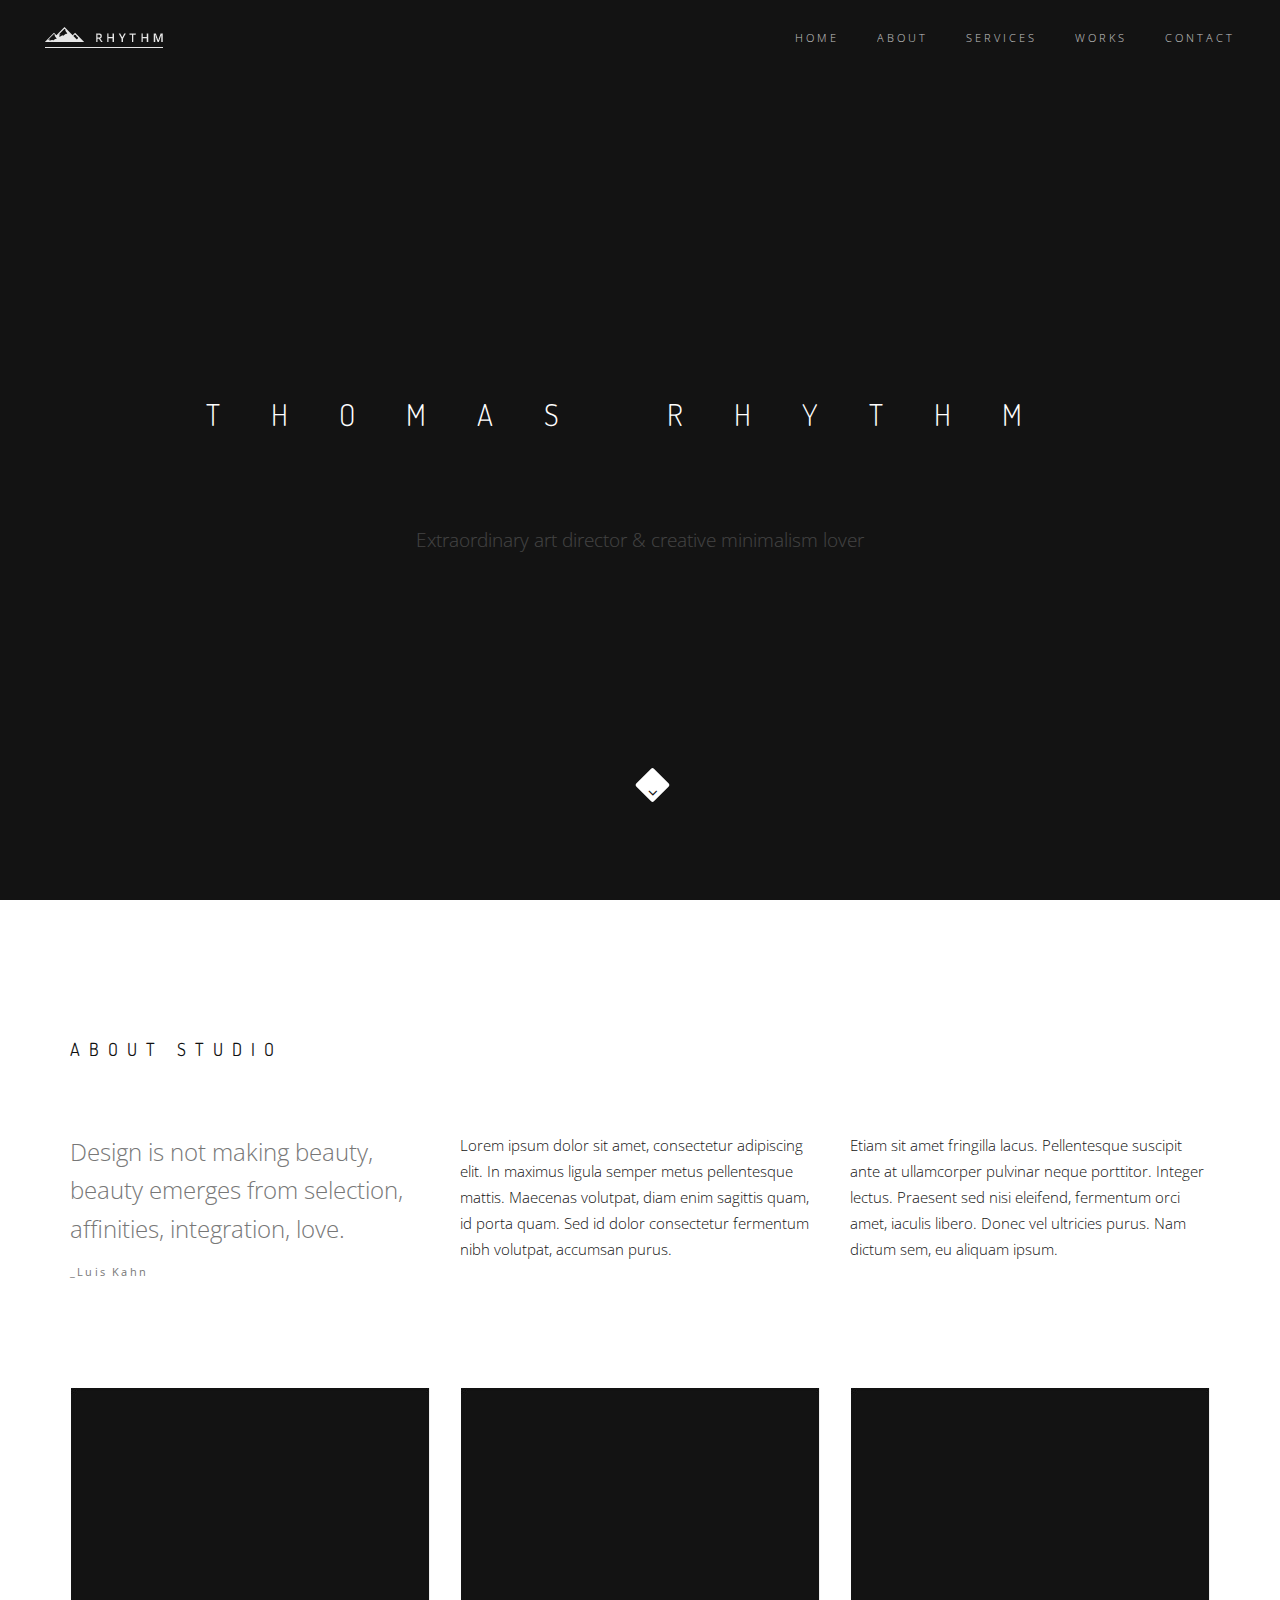
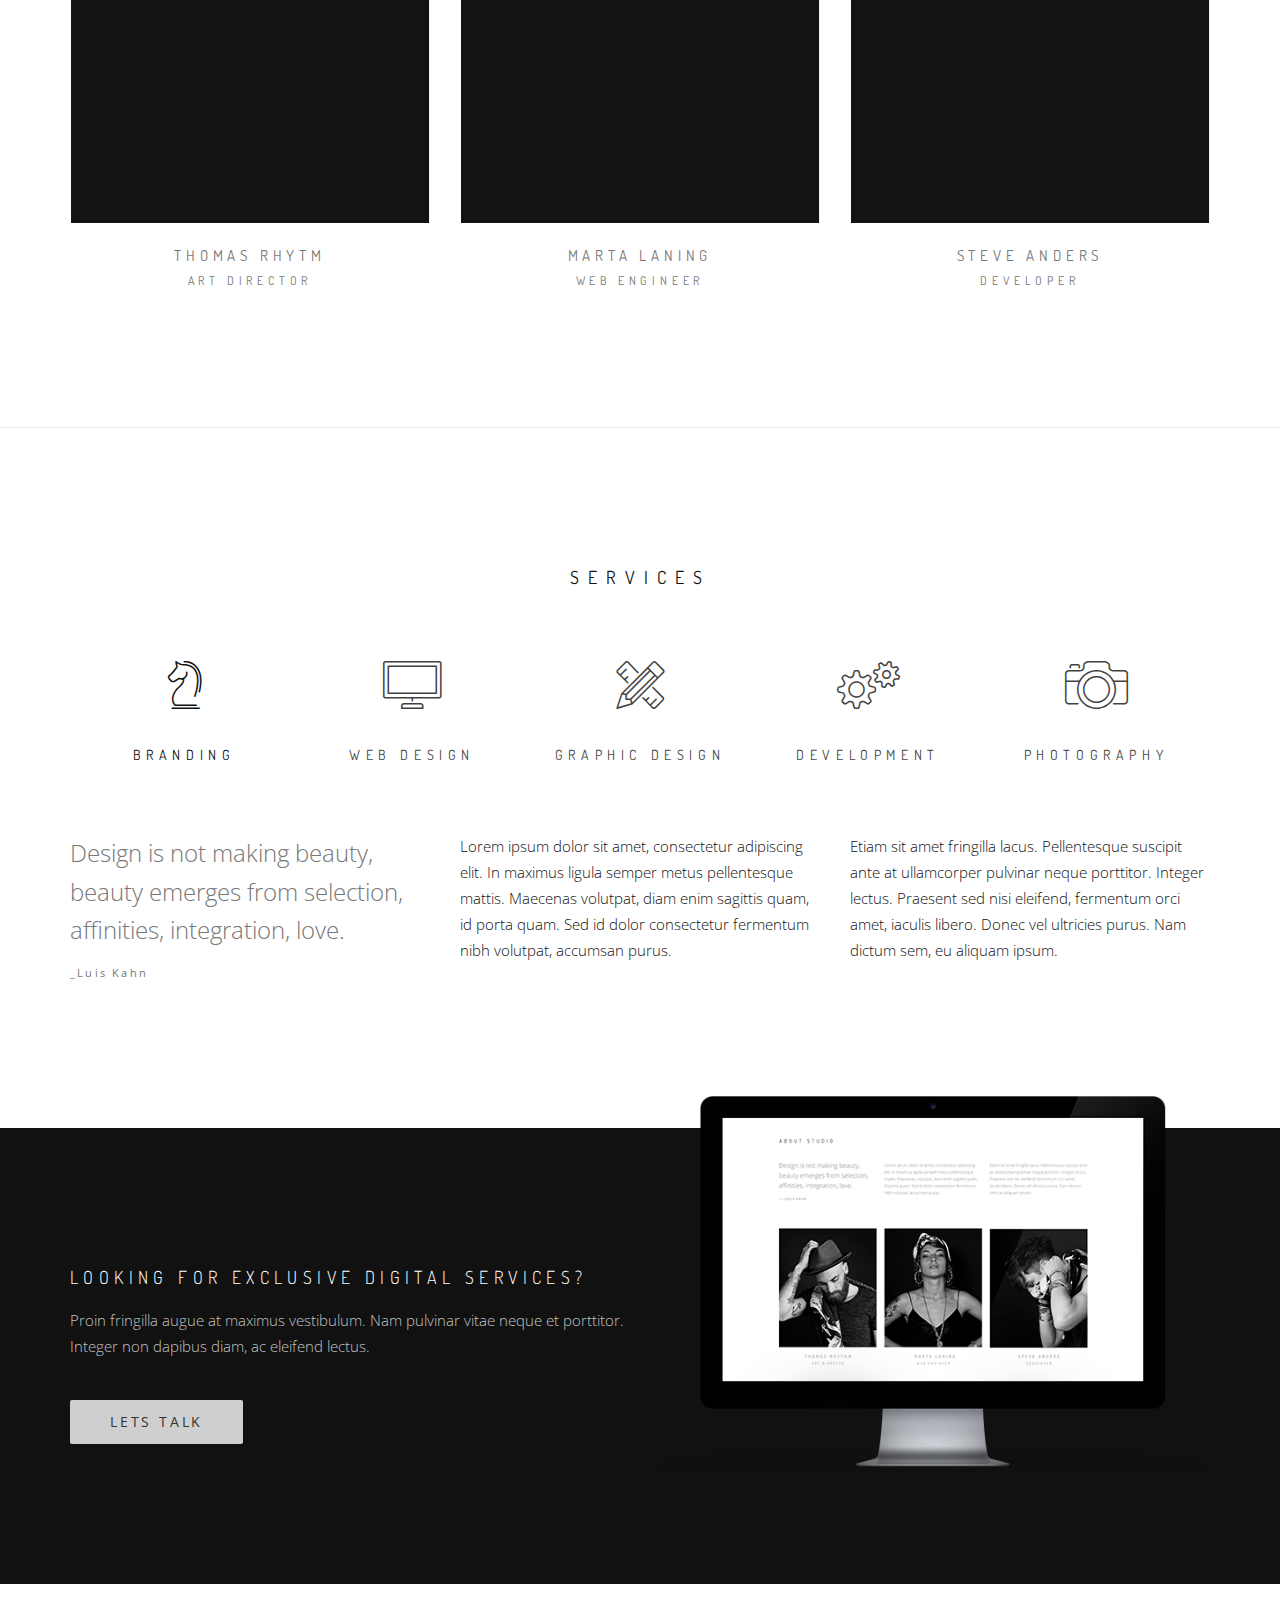
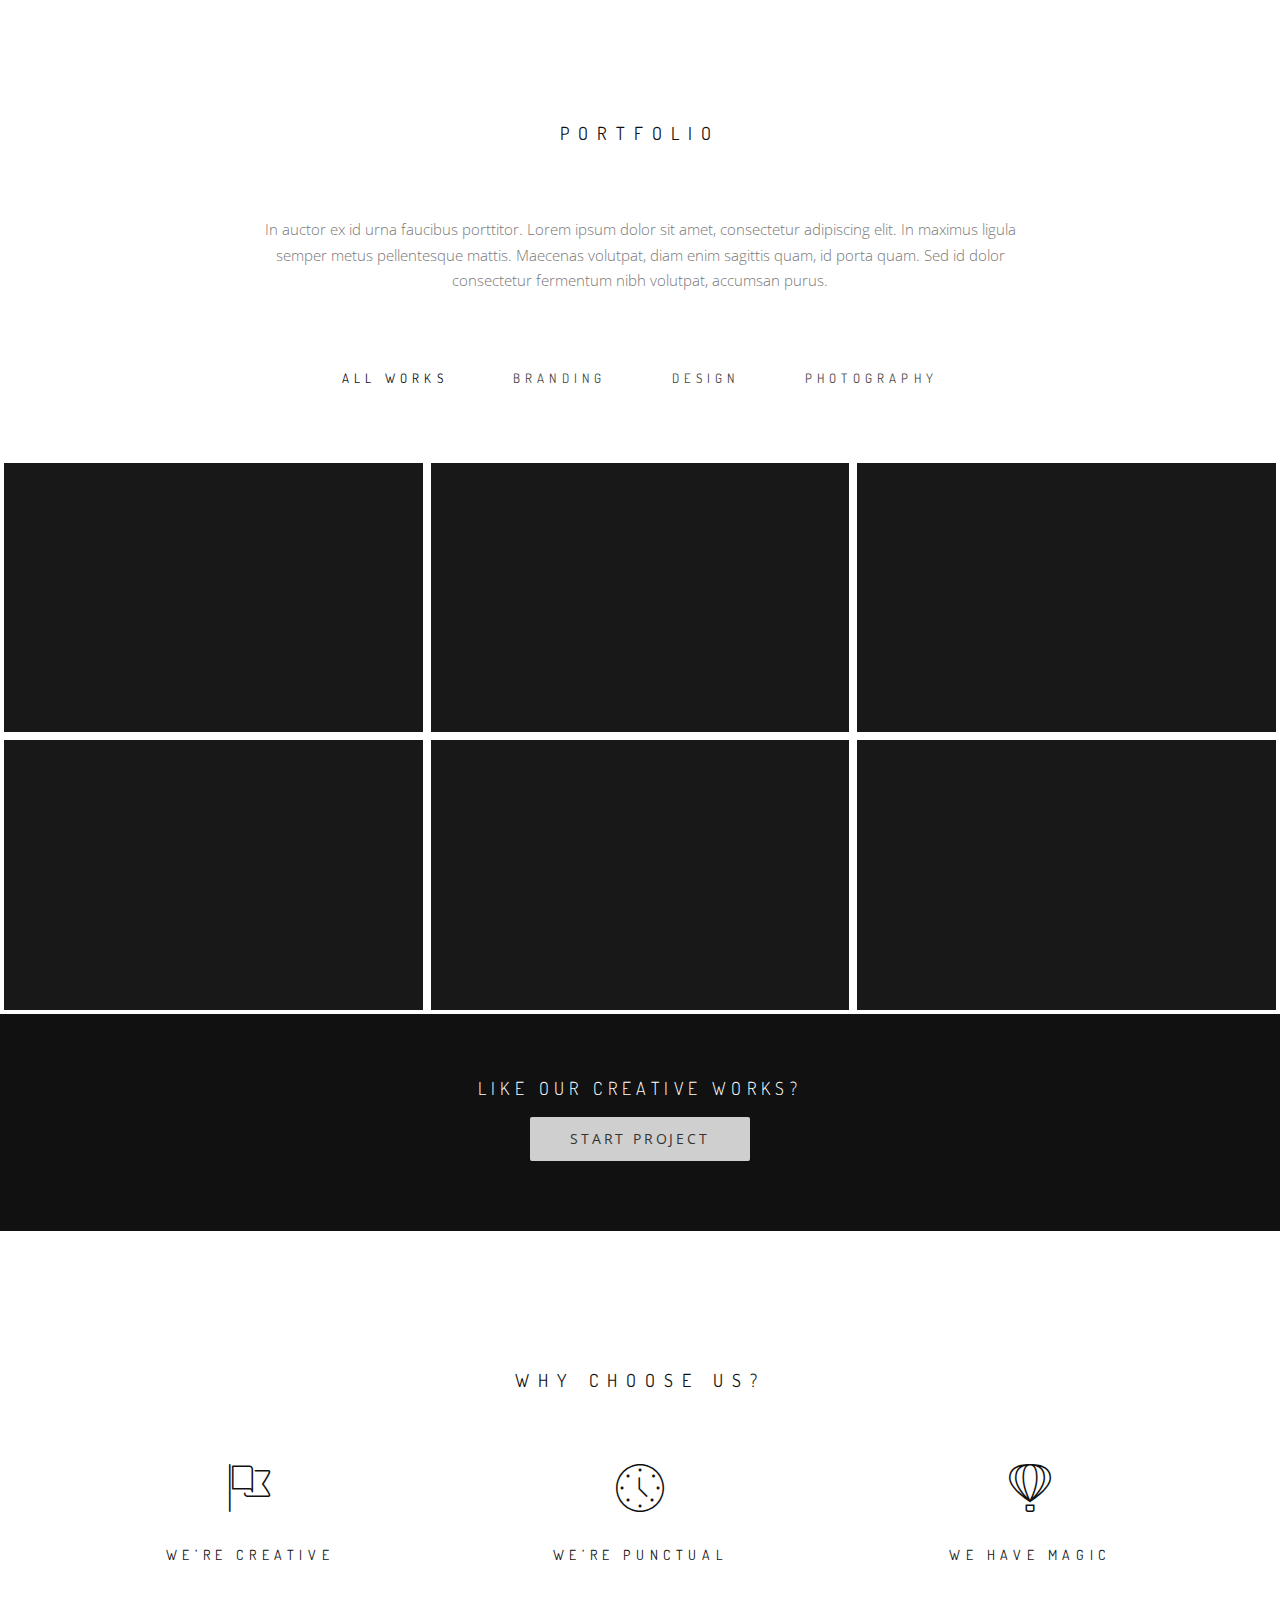
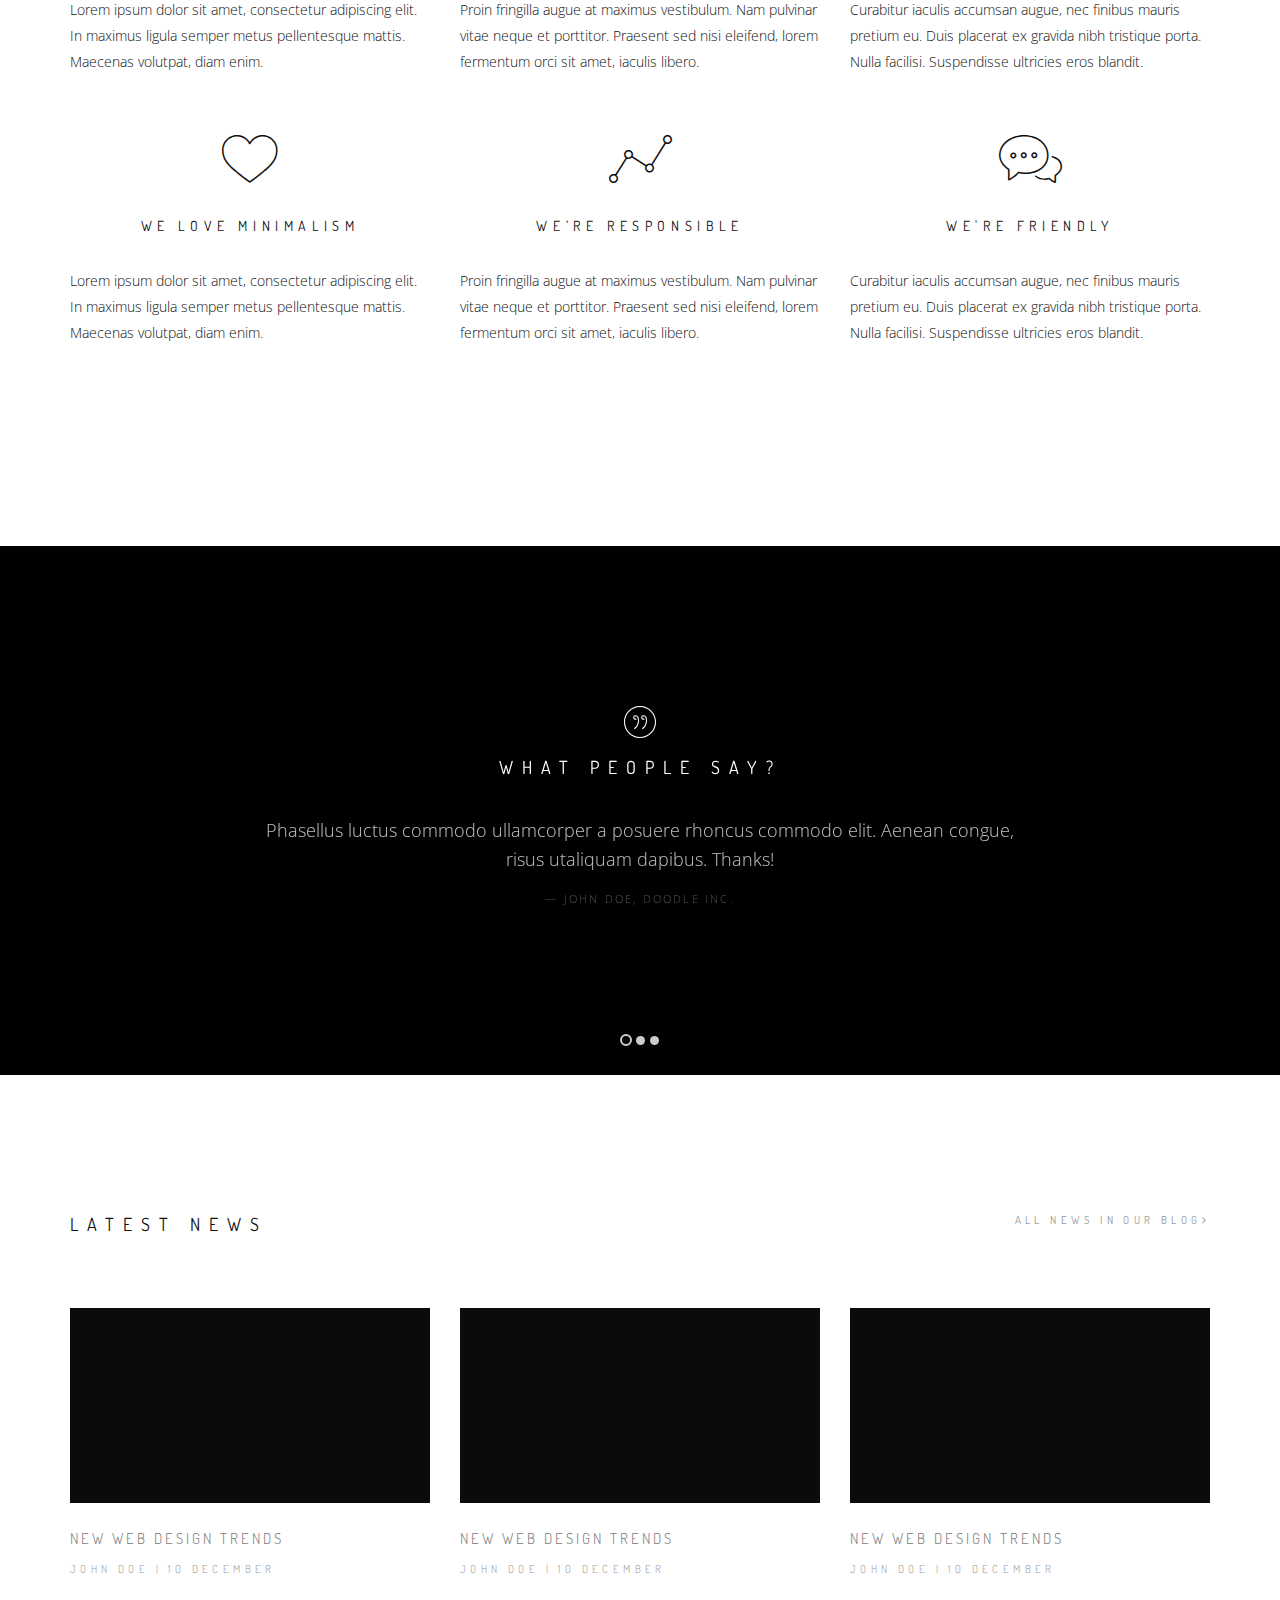
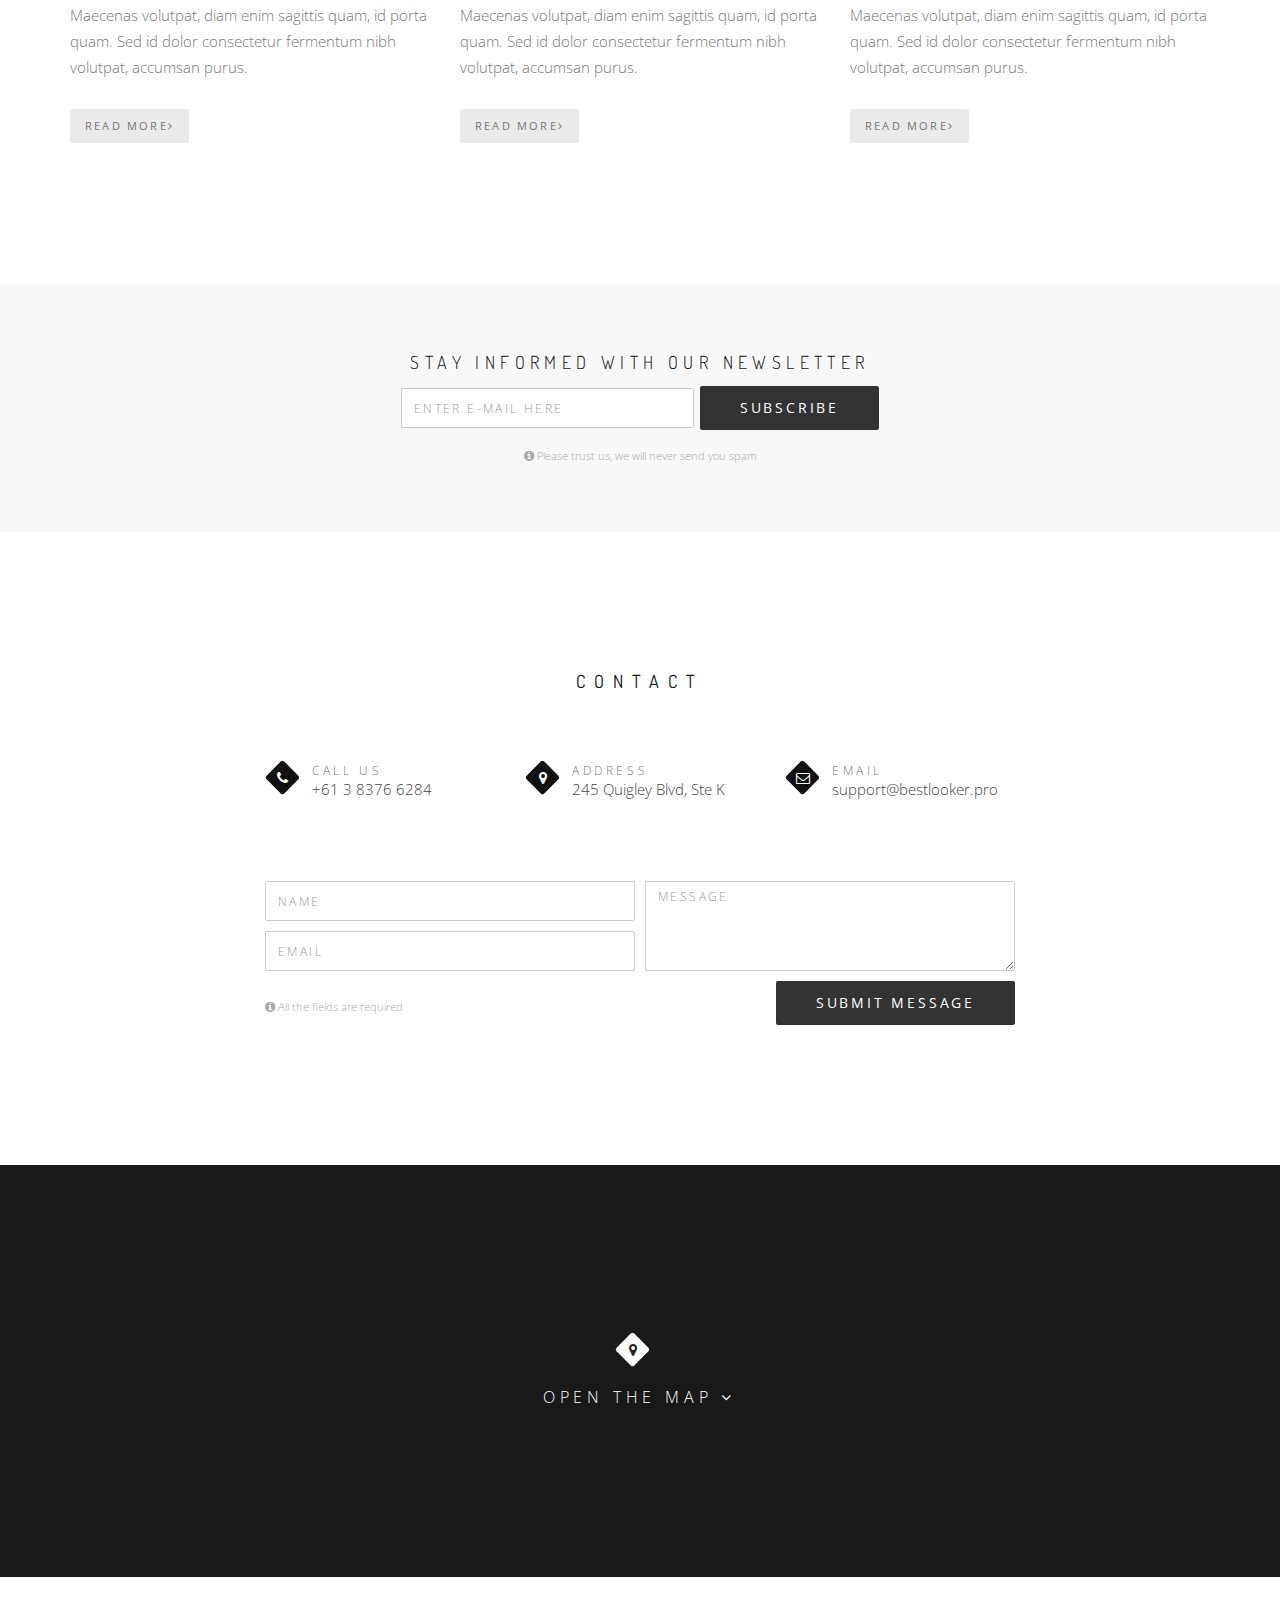
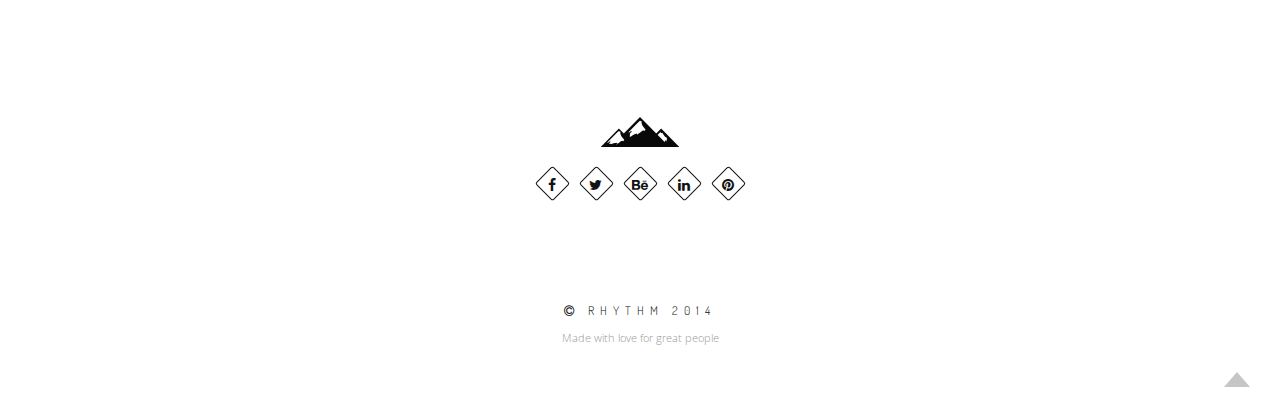
<file: 9_lesson/hw/index.html>
<!DOCTYPE html>
<html lang="en">
<head>
	<meta charset="utf-8">
	<meta http-equiv="X-UA-Compatible" content="IE=edge">
	<meta name="viewport" content="width=device-width, initial-scale=1">
	<!-- The above 3 meta tags *must* come first in the head; any other head content must come *after* these tags -->
	<title>Landing</title>

	<!-- Favicons -->
	<link rel="shortcut icon" href="img/favicon.png">
	<link rel="apple-touch-icon" href="img/apple-touch-icon.png">
	<link rel="apple-touch-icon" sizes="72x72" href="img/apple-touch-icon-72x72.png">
	<link rel="apple-touch-icon" sizes="114x114" href="img/apple-touch-icon-114x114.png">

	<!--google fonts-->
	<link href="https://fonts.googleapis.com/css?family=Dosis:300,400" rel="stylesheet">
	<link href="https://fonts.googleapis.com/css?family=Open+Sans:300" rel="stylesheet">

	<!-- Bootstrap -->
	<link href="css/bootstrap.min.css" rel="stylesheet">

	<!-- Font awesome -->
	<link rel="stylesheet" href="css/font-awesome.css">
	<link rel="stylesheet" href="css/et-line.css">

	<link rel="stylesheet" href="css/style.css">

	<!-- HTML5 shim and Respond.js for IE8 support of HTML5 elements and media queries -->
	<!-- WARNING: Respond.js doesn't work if you view the page via file:// -->
	<!--[if lt IE 9]>
	<script src="https://oss.maxcdn.com/html5shiv/3.7.3/html5shiv.min.js"></script>
	<script src="https://oss.maxcdn.com/respond/1.4.2/respond.min.js"></script>
	<![endif]-->
</head>
<body>
<!--HEADER START-->
<div class="header">
	<div class="container-fluid">
		<div class="logo pull-left">
			<img src="img/Logo.png" alt="logo">
		</div>
		<ul class="header-nav pull-right">
			<li><a href="#main">home</a></li>
			<li><a href="#about-studio">about</a></li>
			<li><a href="#services">services</a></li>
			<li><a href="#portfolio">works</a></li>
			<li><a href="#subscribe">contact</a></li>
		</ul>
	</div>
</div>
<!--HEADER END-->

<!--MAIN START-->
<div class="main" id="main">
	<div class="inner">
		<div class="inner-content">
			<h6>Thomas Rhythm</h6>
			<span>Extraordinary art director & creative minimalism lover</span>
		</div>
        <a class="inner-anchor" href="#about-studio">
            <i  class="fa fa-angle-down"></i>
        </a>
	</div>
	<div class="default-section about-studio" id="about-studio">
		<div class="container">
			<div class="title">
				<span>About studio</span>
			</div>
			<div class="text-section">
				<div class="row">
					<div class="col-lg-4">
						<blockquote>
							<p>Design is not making beauty, beauty emerges from selection, affinities, integration, love.</p>
							<span>_Luis Kahn</span>
						</blockquote>
					</div>
					<div class="col-lg-4">
						<p>Lorem ipsum dolor sit amet, consectetur adipiscing elit. In maximus ligula semper metus pellentesque mattis. Maecenas  volutpat, diam enim sagittis quam, id porta quam. Sed id dolor consectetur fermentum nibh volutpat, accumsan purus. </p>
					</div>
					<div class="col-lg-4">
						<p>Etiam sit amet fringilla lacus. Pellentesque suscipit ante at ullamcorper pulvinar neque porttitor. Integer lectus. Praesent sed nisi eleifend, fermentum orci amet, iaculis libero. Donec vel ultricies purus. Nam dictum sem, eu aliquam ipsum.</p>
					</div>
				</div>
			</div>
			<div class="our-team">
				<div class="row">
					<div class="col-lg-4">
						<div class="team-item">
							<div class="team-item-img">
								<img src="img/team/base-team-img.jpg" alt="">
								<div class="team-item-skills">
									<h6>Skills</h6>
								</div>
							</div>
							<div class="team-item-info text-center">
								<span class="team-item-name">Thomas Rhytm</span>
								<span class="team-item-role">Art Director</span>
							</div>
						</div>
					</div>
					<div class="col-lg-4"><div class="team-item">
							<div class="team-item-img">
								<img src="img/team/base-team-img.jpg" alt="">
								<div class="team-item-skills">
									<h6>Skills</h6>
								</div>
							</div>
							<div class="team-item-info text-center">
								<span class="team-item-name">Marta Laning</span>
								<span class="team-item-role">Web engineer</span>
							</div>
						</div>
					</div>
					<div class="col-lg-4"><div class="team-item">
							<div class="team-item-img">
								<img src="img/team/base-team-img.jpg" alt="">
								<div class="team-item-skills">
									<h6>Skills</h6>
								</div>
							</div>
							<div class="team-item-info text-center">
								<span class="team-item-name">Steve ANDERS</span>
								<span class="team-item-role">Developer</span>
							</div>
						</div>
					</div>
				</div>
			</div>
		</div>
	</div>
	<div class="default-section services border-top" id="services">
		<div class="container">
			<div class="title text-center">
				<span>Services</span>
			</div>
			<div class="services-tabs">
				<!-- Nav tabs -->
				<ul class="nav nav-tabs" role="tablist">
					<li role="presentation" class="active">
						<a href="#branding" aria-controls="branding" role="tab" data-toggle="tab">
							<span class="icon icon-strategy"></span>
							<span class="tablist-title">Branding</span>
						</a>
					</li>
					<li role="presentation">
						<a href="#webdesign" aria-controls="webdesign" role="tab" data-toggle="tab">
							<span class="icon icon-desktop"></span>
							<span class="tablist-title">Web Design</span>
						</a>
					</li>
					<li role="presentation">
						<a href="#graphicdesign" aria-controls="graphicdesign" role="tab" data-toggle="tab">
							<span class="icon icon-tools"></span>
							<span class="tablist-title">Graphic Design</span>
						</a>
					</li>
					<li role="presentation">
						<a href="#development" aria-controls="Development" role="tab" data-toggle="tab">
							<span class="icon icon-gears"></span>
							<span class="tablist-title">Development</span>
						</a>
					</li>
					<li role="presentation">
						<a href="#photography" aria-controls="photography" role="tab" data-toggle="tab">
							<span class="icon icon-camera"></span>
							<span class="tablist-title">Photography</span>
						</a>
					</li>
				</ul>
				<!-- Tab panes -->
				<div class="tab-content">
					<div role="tabpanel" class="tab-pane fade in active" id="branding">
						<div class="text-section">
							<div class="row">
								<div class="col-lg-4">
									<blockquote>
										<p>Design is not making beauty, beauty emerges from selection, affinities, integration, love.</p>
										<span>_Luis Kahn</span>
									</blockquote>
								</div>
								<div class="col-lg-4">
									<p>Lorem ipsum dolor sit amet, consectetur adipiscing elit. In maximus ligula semper metus pellentesque mattis. Maecenas  volutpat, diam enim sagittis quam, id porta quam. Sed id dolor consectetur fermentum nibh volutpat, accumsan purus. </p>
								</div>
								<div class="col-lg-4">
									<p>Etiam sit amet fringilla lacus. Pellentesque suscipit ante at ullamcorper pulvinar neque porttitor. Integer lectus. Praesent sed nisi eleifend, fermentum orci amet, iaculis libero. Donec vel ultricies purus. Nam dictum sem, eu aliquam ipsum.</p>
								</div>
							</div>
						</div>
					</div>
					<div role="tabpanel" class="tab-pane fade" id="webdesign">
						<div class="text-section">
							<div class="row">
								<div class="col-lg-4">
									<blockquote>
										<p>Design is not making beauty, beauty emerges from selection, affinities, integration, love.</p>
										<span>_Luis Kahn</span>
									</blockquote>
								</div>
								<div class="col-lg-4">
									<p>Lorem ipsum dolor sit amet, consectetur adipiscing elit. In maximus ligula semper metus pellentesque mattis. Maecenas  volutpat, diam enim sagittis quam, id porta quam. Sed id dolor consectetur fermentum nibh volutpat, accumsan purus. </p>
								</div>
								<div class="col-lg-4">
									<p>Etiam sit amet fringilla lacus. Pellentesque suscipit ante at ullamcorper pulvinar neque porttitor. Integer lectus. Praesent sed nisi eleifend, fermentum orci amet, iaculis libero. Donec vel ultricies purus. Nam dictum sem, eu aliquam ipsum.</p>
								</div>
							</div>
						</div>
					</div>
					<div role="tabpanel" class="tab-pane fade" id="graphicdesign">
						<div class="text-section">
							<div class="row">
								<div class="col-lg-4">
									<blockquote>
										<p>Design is not making beauty, beauty emerges from selection, affinities, integration, love.</p>
										<span>_Luis Kahn</span>
									</blockquote>
								</div>
								<div class="col-lg-4">
									<p>Lorem ipsum dolor sit amet, consectetur adipiscing elit. In maximus ligula semper metus pellentesque mattis. Maecenas  volutpat, diam enim sagittis quam, id porta quam. Sed id dolor consectetur fermentum nibh volutpat, accumsan purus. </p>
								</div>
								<div class="col-lg-4">
									<p>Etiam sit amet fringilla lacus. Pellentesque suscipit ante at ullamcorper pulvinar neque porttitor. Integer lectus. Praesent sed nisi eleifend, fermentum orci amet, iaculis libero. Donec vel ultricies purus. Nam dictum sem, eu aliquam ipsum.</p>
								</div>
							</div>
						</div>
					</div>
					<div role="tabpanel" class="tab-pane fade" id="development">
						<div class="text-section">
							<div class="row">
								<div class="col-lg-4">
									<blockquote>
										<p>Design is not making beauty, beauty emerges from selection, affinities, integration, love.</p>
										<span>_Luis Kahn</span>
									</blockquote>
								</div>
								<div class="col-lg-4">
									<p>Lorem ipsum dolor sit amet, consectetur adipiscing elit. In maximus ligula semper metus pellentesque mattis. Maecenas  volutpat, diam enim sagittis quam, id porta quam. Sed id dolor consectetur fermentum nibh volutpat, accumsan purus. </p>
								</div>
								<div class="col-lg-4">
									<p>Etiam sit amet fringilla lacus. Pellentesque suscipit ante at ullamcorper pulvinar neque porttitor. Integer lectus. Praesent sed nisi eleifend, fermentum orci amet, iaculis libero. Donec vel ultricies purus. Nam dictum sem, eu aliquam ipsum.</p>
								</div>
							</div>
						</div>
					</div>
					<div role="tabpanel" class="tab-pane fade" id="photography">
						<div class="text-section">
							<div class="row">
								<div class="col-lg-4">
									<blockquote>
										<p>Design is not making beauty, beauty emerges from selection, affinities, integration, love.</p>
										<span>_Luis Kahn</span>
									</blockquote>
								</div>
								<div class="col-lg-4">
									<p>Lorem ipsum dolor sit amet, consectetur adipiscing elit. In maximus ligula semper metus pellentesque mattis. Maecenas  volutpat, diam enim sagittis quam, id porta quam. Sed id dolor consectetur fermentum nibh volutpat, accumsan purus. </p>
								</div>
								<div class="col-lg-4">
									<p>Etiam sit amet fringilla lacus. Pellentesque suscipit ante at ullamcorper pulvinar neque porttitor. Integer lectus. Praesent sed nisi eleifend, fermentum orci amet, iaculis libero. Donec vel ultricies purus. Nam dictum sem, eu aliquam ipsum.</p>
								</div>
							</div>
						</div>
					</div>
				</div>
			</div>
		</div>
	</div>
	<div class="lets-talk">
		<div class="container">
			<div class="row">
				<div class="col-lg-6">
					<div class="lets-talk-content">
						<div class="title color-white text-light">
							<span>Looking for exclusive digital services?</span>
						</div>
						<p>Proin fringilla augue at maximus vestibulum. Nam pulvinar vitae neque et porttitor.
							Integer non dapibus diam, ac eleifend lectus.</p>
						<a href="#" class="btn btn-default">lets talk</a>
					</div>
				</div>
				<div class="col-lg-6">
					<img src="img/lets-talk-img.png" class="lets-talk-img" alt="iMac">
				</div>
			</div>
		</div>
	</div>
	<div class="default-section portfolio" id="portfolio">
		<div class="title text-center">
			<span>Portfolio</span>
		</div>
		<p class="text-center">In auctor ex id urna faucibus porttitor. Lorem ipsum dolor sit amet, consectetur
			adipiscing elit. In maximus ligula semper metus pellentesque mattis. Maecenas volutpat, diam enim sagittis
			quam, id porta quam. Sed id dolor consectetur fermentum nibh volutpat, accumsan purus.</p>
		<div class="portfolio-tabs text-center">
			<!-- Nav tabs -->
			<ul class="nav nav-tabs" role="tablist">
				<li role="presentation" class="active">
					<a href="#allworks" aria-controls="allworks" role="tab" data-toggle="tab">All Works</a>
				</li>
				<li role="presentation">
					<a href="#portfolio-branding" aria-controls="portfolio-branding" role="tab" data-toggle="tab">Branding</a>
				</li>
				<li role="presentation">
					<a href="#design" aria-controls="design" role="tab" data-toggle="tab">Design</a>
				</li>
				<li role="presentation">
					<a href="#portfolio-photography" aria-controls="portfolio-photography" role="tab" data-toggle="tab">Photography</a>
				</li>
			</ul>
			<!-- Tab panes -->
			<div class="tab-content">
				<div role="tabpanel" class="tab-pane fade in active" id="allworks">
					<div class="portfolio-row">
						<div class="portfolio-col">
							<img src="img/portfolio-item-bg.png" alt="portfolio-item-img">
						</div>
						<div class="portfolio-col">
							<img src="img/portfolio-item-bg.png" alt="portfolio-item-img">
						</div>
						<div class="portfolio-col">
							<img src="img/portfolio-item-bg.png" alt="portfolio-item-img">
						</div>
					</div>
					<div class="portfolio-row">
						<div class="portfolio-col">
							<img src="img/portfolio-item-bg.png" alt="portfolio-item-img">
						</div>
						<div class="portfolio-col">
							<img src="img/portfolio-item-bg.png" alt="portfolio-item-img">
						</div>
						<div class="portfolio-col">
							<img src="img/portfolio-item-bg.png" alt="portfolio-item-img">
						</div>
					</div>
				</div>
				<div role="tabpanel" class="tab-pane fade" id="portfolio-branding">
					<div class="portfolio-row">
						<div class="portfolio-col">
							<img src="img/portfolio-item-bg.png" alt="portfolio-item-img">
						</div>
						<div class="portfolio-col">
							<img src="img/portfolio-item-bg.png" alt="portfolio-item-img">
						</div>
						<div class="portfolio-col">
							<img src="img/portfolio-item-bg.png" alt="portfolio-item-img">
						</div>
						<div class="portfolio-col">
							<img src="img/portfolio-item-bg.png" alt="portfolio-item-img">
						</div>
					</div>
				</div>
				<div role="tabpanel" class="tab-pane fade" id="design">
					<div class="portfolio-row">
						<div class="portfolio-col">
							<img src="img/portfolio-item-bg.png" alt="portfolio-item-img">
						</div>
						<div class="portfolio-col">
							<img src="img/portfolio-item-bg.png" alt="portfolio-item-img">
						</div>
						<div class="portfolio-col">
							<img src="img/portfolio-item-bg.png" alt="portfolio-item-img">
						</div>
						<div class="portfolio-col">
							<img src="img/portfolio-item-bg.png" alt="portfolio-item-img">
						</div>
						<div class="portfolio-col">
							<img src="img/portfolio-item-bg.png" alt="portfolio-item-img">
						</div>
					</div>
				</div>
				<div role="tabpanel" class="tab-pane fade" id="portfolio-photography">
					<div class="portfolio-row">
						<div class="portfolio-col">
							<img src="img/portfolio-item-bg.png" alt="portfolio-item-img">
						</div>
						<div class="portfolio-col">
							<img src="img/portfolio-item-bg.png" alt="portfolio-item-img">
						</div>
						<div class="portfolio-col">
							<img src="img/portfolio-item-bg.png" alt="portfolio-item-img">
						</div>
						<div class="portfolio-col">
							<img src="img/portfolio-item-bg.png" alt="portfolio-item-img">
						</div>
					</div>
				</div>
			</div>
		</div>
		<div class="like-our-work">
			<div class="container text-center">
				<div class="title text-light color-white">
					<span>like our creative works?</span>
				</div>
				<a href="" class="btn btn-default">start project</a>
			</div>
		</div>
	</div>
	<div class="default-section why-choose-us">
		<div class="container">
			<div class="title text-center">
				<span>Why choose us?</span>
			</div>
			<div class="why-choose-us">
				<div class="row">
					<div class="col-lg-4">
						<div class="why-choose-us-item text-center">
							<span class="icon-flag"></span>
							<div class="why-choose-us-description">
								<h6>We’re Creative</h6>
								<p class="text-light">Lorem ipsum dolor sit amet, consectetur adipiscing elit.
									In maximus ligula semper metus pellentesque mattis. Maecenas  volutpat, diam enim.</p>
							</div>
						</div>
					</div>
					<div class="col-lg-4">
						<div class="why-choose-us-item text-center">
							<span class="icon-clock"></span>
							<div class="why-choose-us-description">
								<h6>We’re Punctual</h6>
								<p>Proin fringilla augue at maximus vestibulum. Nam pulvinar vitae neque et porttitor. Praesent sed nisi eleifend, lorem fermentum orci sit amet, iaculis libero.</p>
							</div>
						</div>
					</div>
					<div class="col-lg-4">
						<div class="why-choose-us-item text-center">
							<span class="icon-hotairballoon"></span>
							<div class="why-choose-us-description">
								<h6>We have magic</h6>
								<p>Curabitur iaculis accumsan augue, nec finibus mauris pretium eu. Duis placerat ex gravida nibh tristique porta. Nulla facilisi. Suspendisse ultricies eros blandit.</p>
							</div>
						</div>
					</div>
					<div class="col-lg-4">
						<div class="why-choose-us-item text-center">
							<span class="icon-heart"></span>
							<div class="why-choose-us-description">
								<h6>We love minimalism</h6>
								<p>Lorem ipsum dolor sit amet, consectetur adipiscing elit.
									In maximus ligula semper metus pellentesque mattis. Maecenas  volutpat, diam enim.</p>
							</div>
						</div>
					</div>
					<div class="col-lg-4">
						<div class="why-choose-us-item text-center">
							<span class="icon-linegraph"></span>
							<div class="why-choose-us-description">
								<h6>We’re responsible</h6>
								<p>Proin fringilla augue at maximus vestibulum. Nam pulvinar vitae neque et porttitor. Praesent sed nisi eleifend, lorem fermentum orci sit amet, iaculis libero.</p>
							</div>
						</div>
					</div>
					<div class="col-lg-4">
						<div class="why-choose-us-item text-center">
							<span class="icon-chat"></span>
							<div class="why-choose-us-description">
								<h6>We're Friendly</h6>
								<p>Curabitur iaculis accumsan augue, nec finibus mauris pretium eu. Duis placerat ex gravida nibh tristique porta. Nulla facilisi. Suspendisse ultricies eros blandit.</p>
							</div>
						</div>
					</div>
				</div>
			</div>
		</div>
	</div>
	<div class="default-section reviews">
		<div id="carousel-example-generic" class="carousel slide" data-ride="carousel">
			<!-- Indicators -->
			<ol class="carousel-indicators">
				<li data-target="#carousel-example-generic" data-slide-to="0" class="active"></li>
				<li data-target="#carousel-example-generic" data-slide-to="1"></li>
				<li data-target="#carousel-example-generic" data-slide-to="2"></li>
			</ol>

			<!-- Wrapper for slides -->
			<div class="carousel-inner" role="listbox">
				<div class="item active">
					<div class="carousel-caption">
						<div class="icon-wrap">
							<span class="icon-quote"></span>
						</div>
						<div class="title">
							<span>What people say?</span>
						</div>
						<p> Phasellus luctus commodo ullamcorper a posuere rhoncus commodo elit. Aenean congue,
							risus utaliquam dapibus. Thanks!</p>
						<span>— John Doe, doodle inc.</span>
					</div>
				</div>
				<div class="item">
					<div class="carousel-caption">
						<div class="icon-wrap">
							<span class="icon-quote"></span>
						</div>
						<div class="title">
							<span>What people say?</span>
						</div>
						<p> Phasellus luctus commodo ullamcorper a posuere rhoncus commodo elit. Aenean congue,
							risus utaliquam dapibus. Thanks!</p>
						<span>— John Doe, doodle inc.</span>
					</div>
				</div>
				<div class="item">
					<div class="carousel-caption">
						<div class="icon-wrap">
							<span class="icon-quote"></span>
						</div>
						<div class="title">
							<span>What people say?</span>
						</div>
						<p> Phasellus luctus commodo ullamcorper a posuere rhoncus commodo elit. Aenean congue,
							risus utaliquam dapibus. Thanks!</p>
						<span>— John Doe, doodle inc.</span>
					</div>
				</div>
			</div>

			<!-- Controls -->
			<a class="left carousel-control" href="#carousel-example-generic" role="button" data-slide="prev">
				<i  class="fa fa-angle-left"></i>
			</a>
			<a class="right carousel-control" href="#carousel-example-generic" role="button" data-slide="next">
				<i  class="fa fa-angle-right"></i>
			</a>
		</div>
	</div>
	<div class="default-section latest-news">
		<div class="container">
			<div class="title">
				<span>Latest News</span>
				<a class="all-news pull-right" href="#">All News in our blog<i class="fa fa-angle-right" aria-hidden="true"></i></a>
			</div>
			<div class="row">
				<div class="col-lg-4">
					<div class="latest-news-item">
						<div class="latest-news-img">
							<img src="img/latest-news-img.png" alt="">
						</div>
						<div class="latest-news-description">
							<div class="latest-news-title">
								<a href="#" class="latest-news-name">New Web Design Trends</a>
								<span class="latest-news-info">John Doe | 10 December</span>
							</div>
							<p class="latest-news-content">Maecenas volutpat, diam enim sagittis quam, id porta quam.
								Sed id dolor consectetur fermentum nibh volutpat, accumsan purus.
							</p>
						</div>
						<a href="#" class="btn btn-default btn-xs">Read More<i class="fa fa-angle-right" aria-hidden="true"></i></a>
					</div>
				</div>
				<div class="col-lg-4">
					<div class="latest-news-item">
						<div class="latest-news-img">
							<img src="img/latest-news-img.png" alt="">
						</div>
						<div class="latest-news-description">
							<div class="latest-news-title">
								<a href="#" class="latest-news-name">New Web Design Trends</a>
								<span class="latest-news-info">John Doe | 10 December</span>
							</div>
						<p class="latest-news-content">Maecenas volutpat, diam enim sagittis quam, id porta quam.
							Sed id dolor consectetur fermentum nibh volutpat, accumsan purus.
						</p>
						</div>
						<a href="#" class="btn btn-default btn-xs">Read More<i class="fa fa-angle-right" aria-hidden="true"></i></a>
					</div>
				</div>
				<div class="col-lg-4">
					<div class="latest-news-item">
						<div class="latest-news-img">
							<img src="img/latest-news-img.png" alt="">
						</div>
						<div class="latest-news-description">
							<div class="latest-news-title">
								<a href="#" class="latest-news-name">New Web Design Trends</a>
								<span class="latest-news-info">John Doe | 10 December</span>
							</div>
							<p class="latest-news-content">Maecenas volutpat, diam enim sagittis quam, id porta quam.
								Sed id dolor consectetur fermentum nibh volutpat, accumsan purus.
							</p>
						</div>
						<a href="#" class="btn btn-default btn-xs">Read More<i class="fa fa-angle-right" aria-hidden="true"></i></a>
					</div>
				</div>
			</div>
		</div>
	</div>
	<div class="small-section subscribe grey-bg" id="subscribe">
		<div class="title text-center text-light">
			<span>Stay informed with OUR NEWSLETTER</span>
		</div>
		<div class="container">
			<div class="row">
				<div class="col-lg-6 col-lg-offset-3 text-center">
					<form class="form-inline">
						<div class="form-group">
							<input name="userEmail" type="email" class="form-control" id="exampleInputEmail3" placeholder="Enter e-mail here">
						</div>
						<button type="submit" class="btn btn-dark">Subscribe</button>
					</form>
                    <div class="form-info text-center">
                        <span><i class="fa fa-info-circle" aria-hidden="true"></i> Please trust us, we will never send you spam</span>
                    </div>
				</div>
			</div>
		</div>
	</div>
	<div class="default-section contact-us">
		<div class="container">
			<div class="title text-center">
				<span>Contact</span>
			</div>
            <div class="row">
                <div class="col-lg-8 col-lg-offset-2">
                    <div class="row">
                        <div class="col-lg-4">
							<div class="contact-item">
								<span class="contact-item-icon">
									<i class="fa fa-phone"></i>
								</span>
								<div class="contact-item-content">
									<span class="contact-item-name">Call us</span>
									<span class="contact-item-info">+61 3 8376 6284</span>
								</div>
							</div>
                        </div>
                        <div class="col-lg-4">
							<div class="contact-item">
								<span class="contact-item-icon">
									<i class="fa fa-map-marker" aria-hidden="true"></i>
								</span>
								<div class="contact-item-content">
									<span class="contact-item-name">Address</span>
									<span class="contact-item-info text-light">245 Quigley Blvd, Ste K</span>
								</div>
							</div>
                        </div>
                        <div class="col-lg-4">
							<div class="contact-item">
								<span class="contact-item-icon">
									<i class="fa fa-envelope-o" aria-hidden="true"></i>
								</span>
								<div class="contact-item-content">
									<span class="contact-item-name">Email</span>
									<span class="contact-item-info">support@bestlooker.pro</span>
								</div>
							</div>
                        </div>
                    </div>
                </div>
            </div>
			<div class="row">
				<div class="col-lg-8 col-lg-offset-2">
                    <form>
                        <!--left block-->
                        <div class="form-col">
                            <div class="form-group">
                                <input name="userName" type="text" class="form-control" placeholder="Name">
                            </div>
                            <div class="form-group">
                                <input name="userEmail" type="email" class="form-control" placeholder="Email">
                            </div>
                        </div>
                        <!--right block-->
                        <div class="form-col">
                            <textarea name="userMessage" placeholder="Message" class="form-control"></textarea>
                        </div>
                        <div class="form-submit">
                            <div class="form-col">
                                <span><i class="fa fa-info-circle" aria-hidden="true"></i> All the fields are required</span>
                            </div>
                            <div class="form-col text-right">
                                <button type="submit" class="btn btn-dark">Submit Message</button>
                            </div>
                        </div>
                    </form>
				</div>
			</div>
		</div>
	</div>
	<div class="map">
		<iframe src="https://www.google.com/maps/embed?pb=!1m18!1m12!1m3!1d9438832.074356691!2d40.296295998169036!3d54.7201370634992!2m3!1f0!2f0!3f0!3m2!1i1024!2i768!4f13.1!3m3!1m2!1s0x4127a08a2d6d33e1%3A0xf0dd84f505f0714e!2z0J_RgNC-0YHQv9C10LrRgiDQk9Cw0LPQsNGA0LjQvdCw!5e0!3m2!1sru!2sru!4v1503074163593" frameborder="0" style="border:0" allowfullscreen></iframe>
		<div class="on-map-block text-center">
			<div class="on-map-content">
				<span class="on-map-icon">
					<i class="fa fa-map-marker" aria-hidden="true"></i>
				</span>
				<span class="on-map-text clearfix">open the map <i  class="fa fa-angle-down"></i></span>
			</div>
		</div>
	</div>
</div>
<!--MAIN END-->

<!--FOOTER START-->
<div class="footer">
	<div class="footer-content text-center">
		<div class="footer-logo">
			<img src="img/mountains_footer-logo.png" alt="logo">
		</div>
		<div class="footer-social">
			<span class="footer-social-icon">
				<a href="#"><i class="fa fa-facebook" aria-hidden="true"></i></a>
			</span>
			<span class="footer-social-icon">
				<a href="#"><i class="fa fa-twitter" aria-hidden="true"></i></a>
			</span>
			<span class="footer-social-icon">
				<a href="#"><i class="fa fa-behance" aria-hidden="true"></i></a>
			</span>
			<span class="footer-social-icon">
				<a href="#"><i class="fa fa-linkedin" aria-hidden="true"></i></a>
			</span>
			<span class="footer-social-icon">
				<a href="#"><i class="fa fa-pinterest" aria-hidden="true"></i></a>
			</span>
		</div>
		<div class="footer-copyright">
			<span class="author">
				<i class="fa fa-copyright" aria-hidden="true"></i> Rhythm 2014
			</span>
			<span class="slogan">Made with love for great people</span>
			<div class="footer-anchor pull-right">
				<a href="#main"></a>
			</div>
		</div>
	</div>
</div>
<!--FOOTER END-->

<!-- jQuery (necessary for Bootstrap's JavaScript plugins) -->
<script src="https://ajax.googleapis.com/ajax/libs/jquery/1.12.4/jquery.min.js"></script>
<!-- Include all compiled plugins (below), or include individual files as needed -->
<script src="js/bootstrap.min.js"></script>
</body>
</html>
</file>
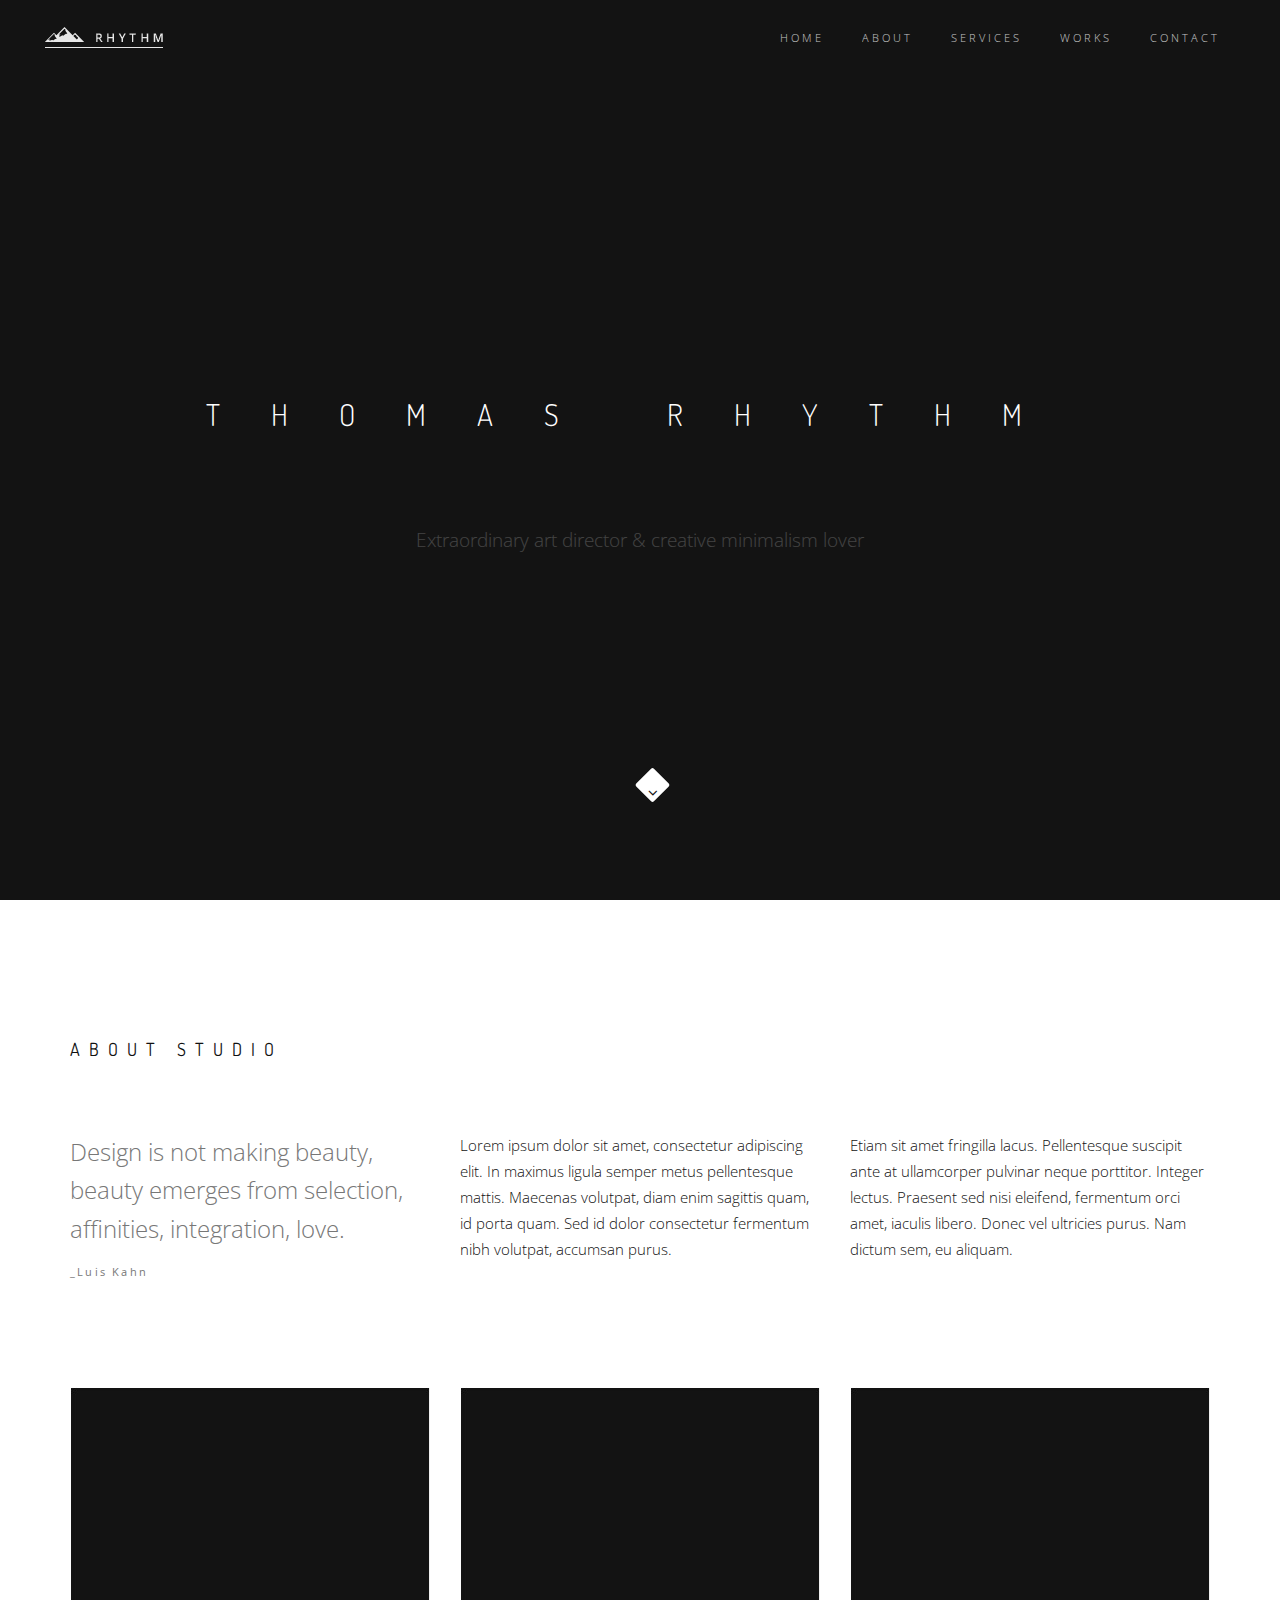
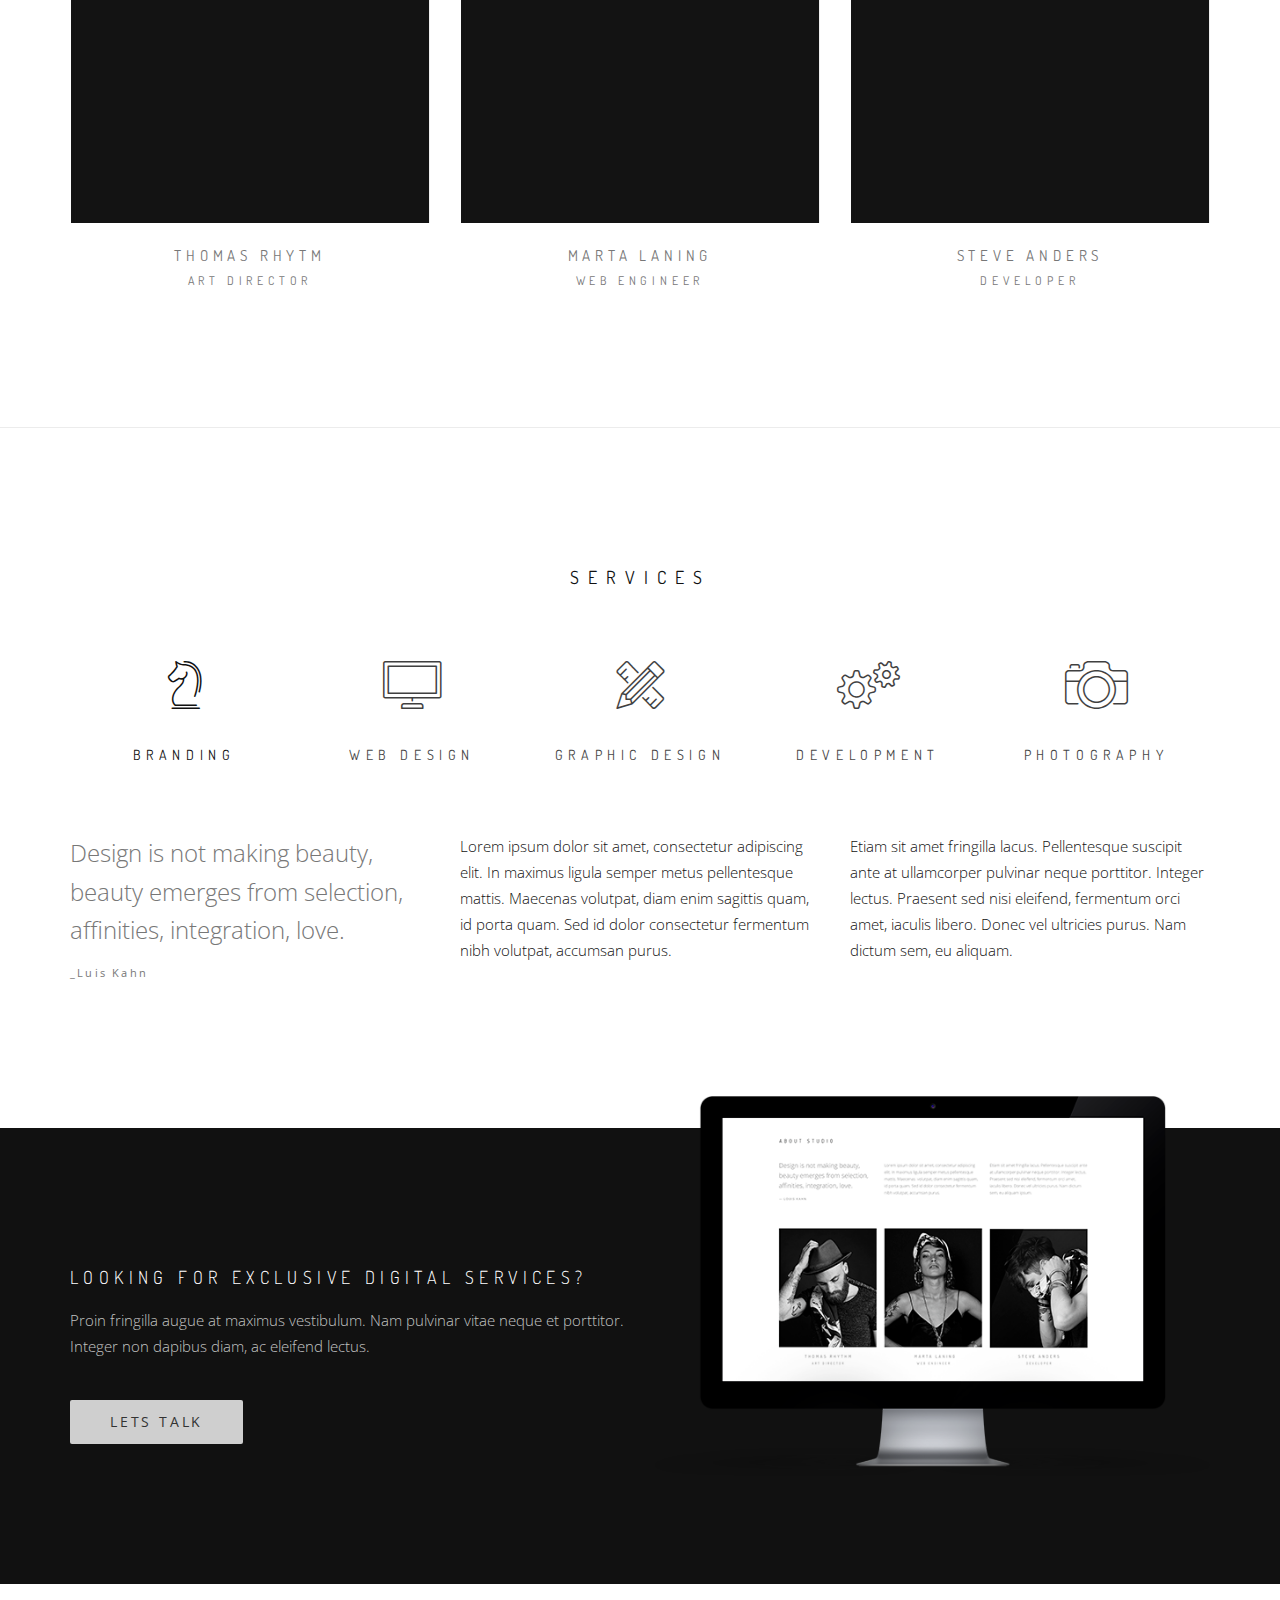
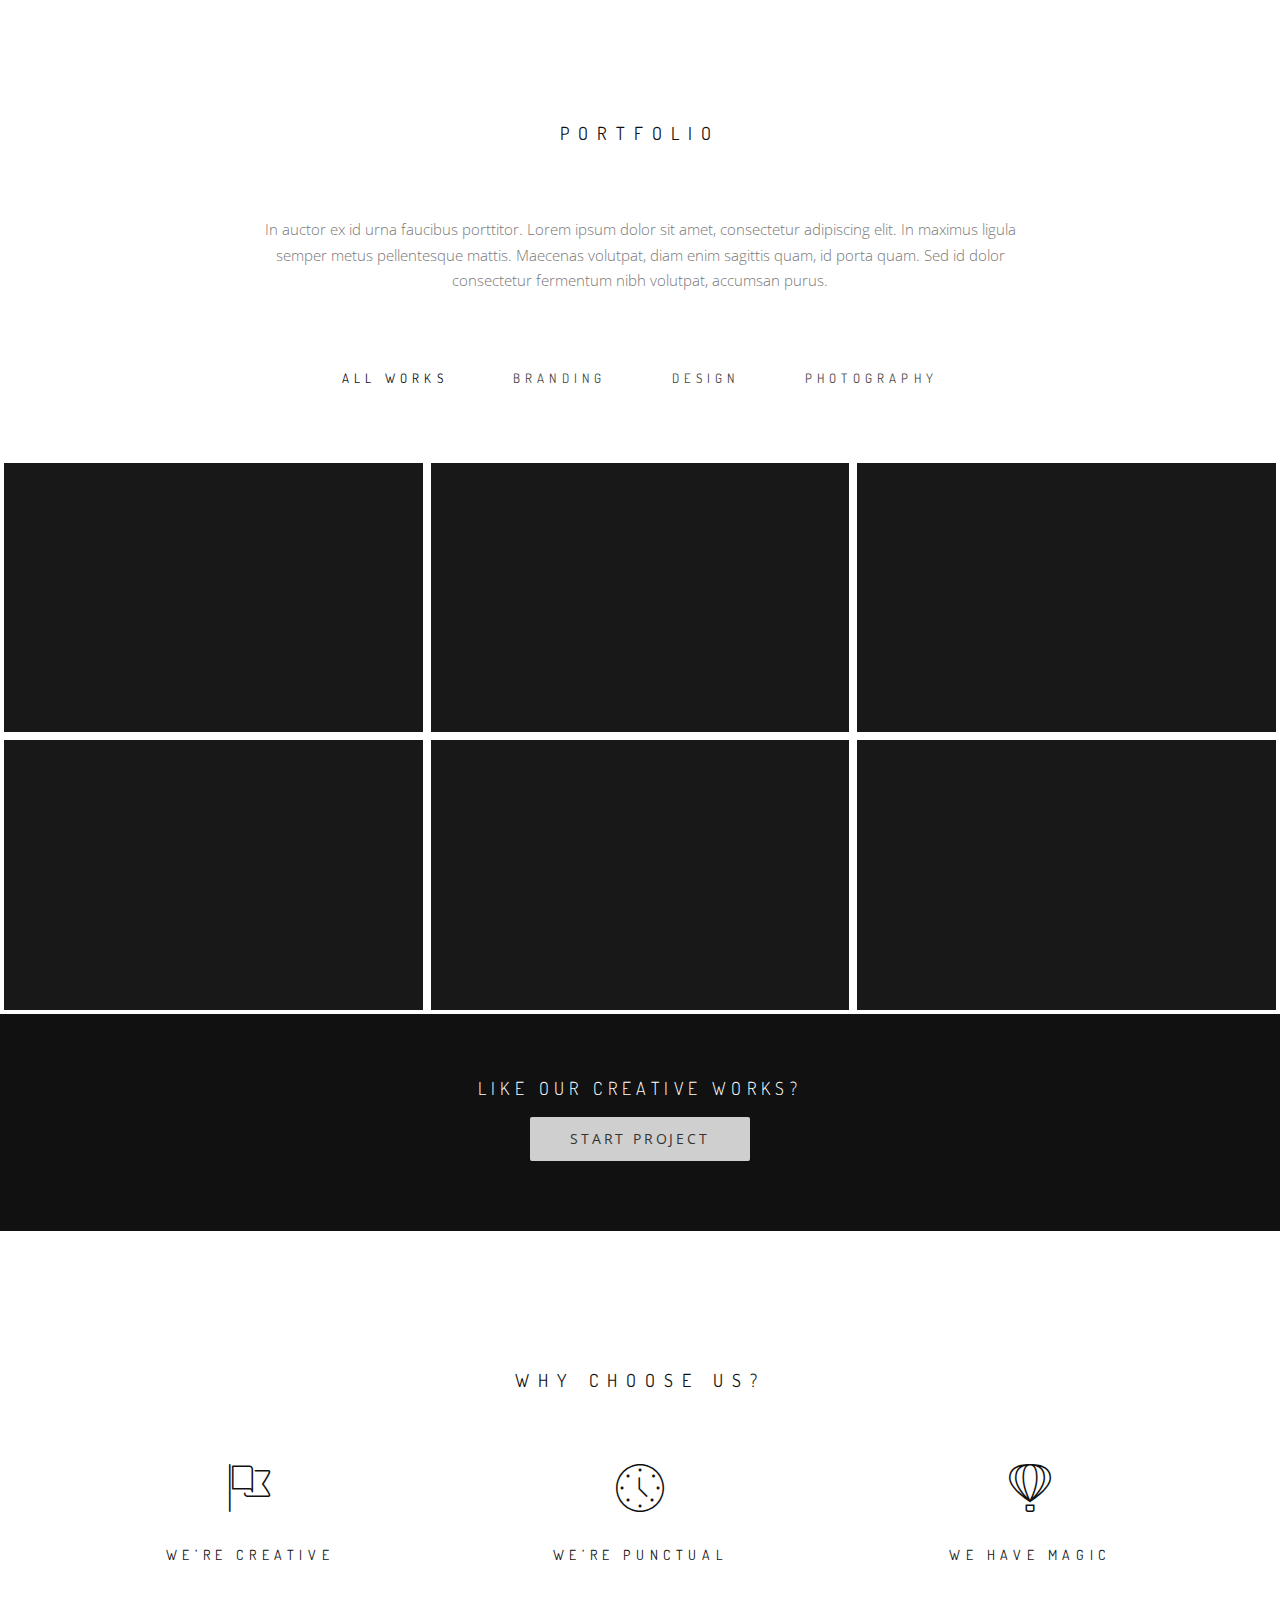
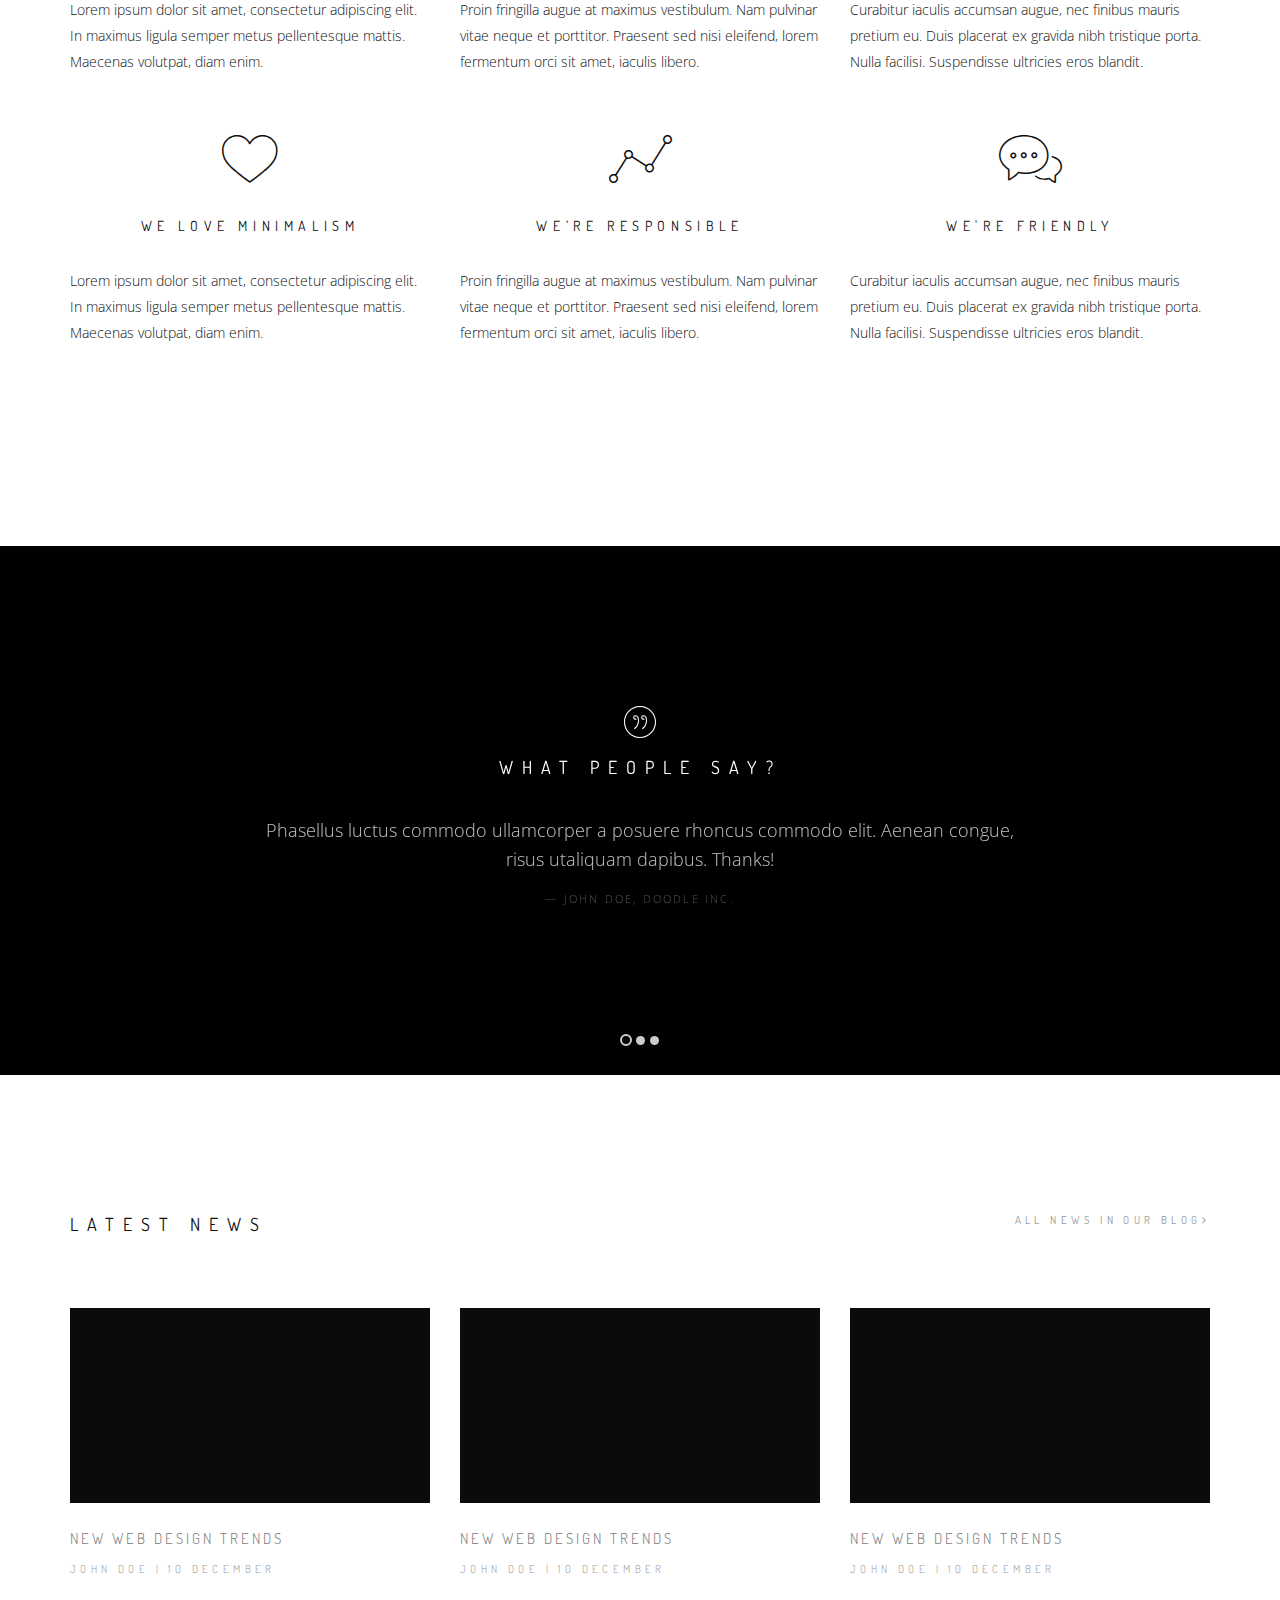
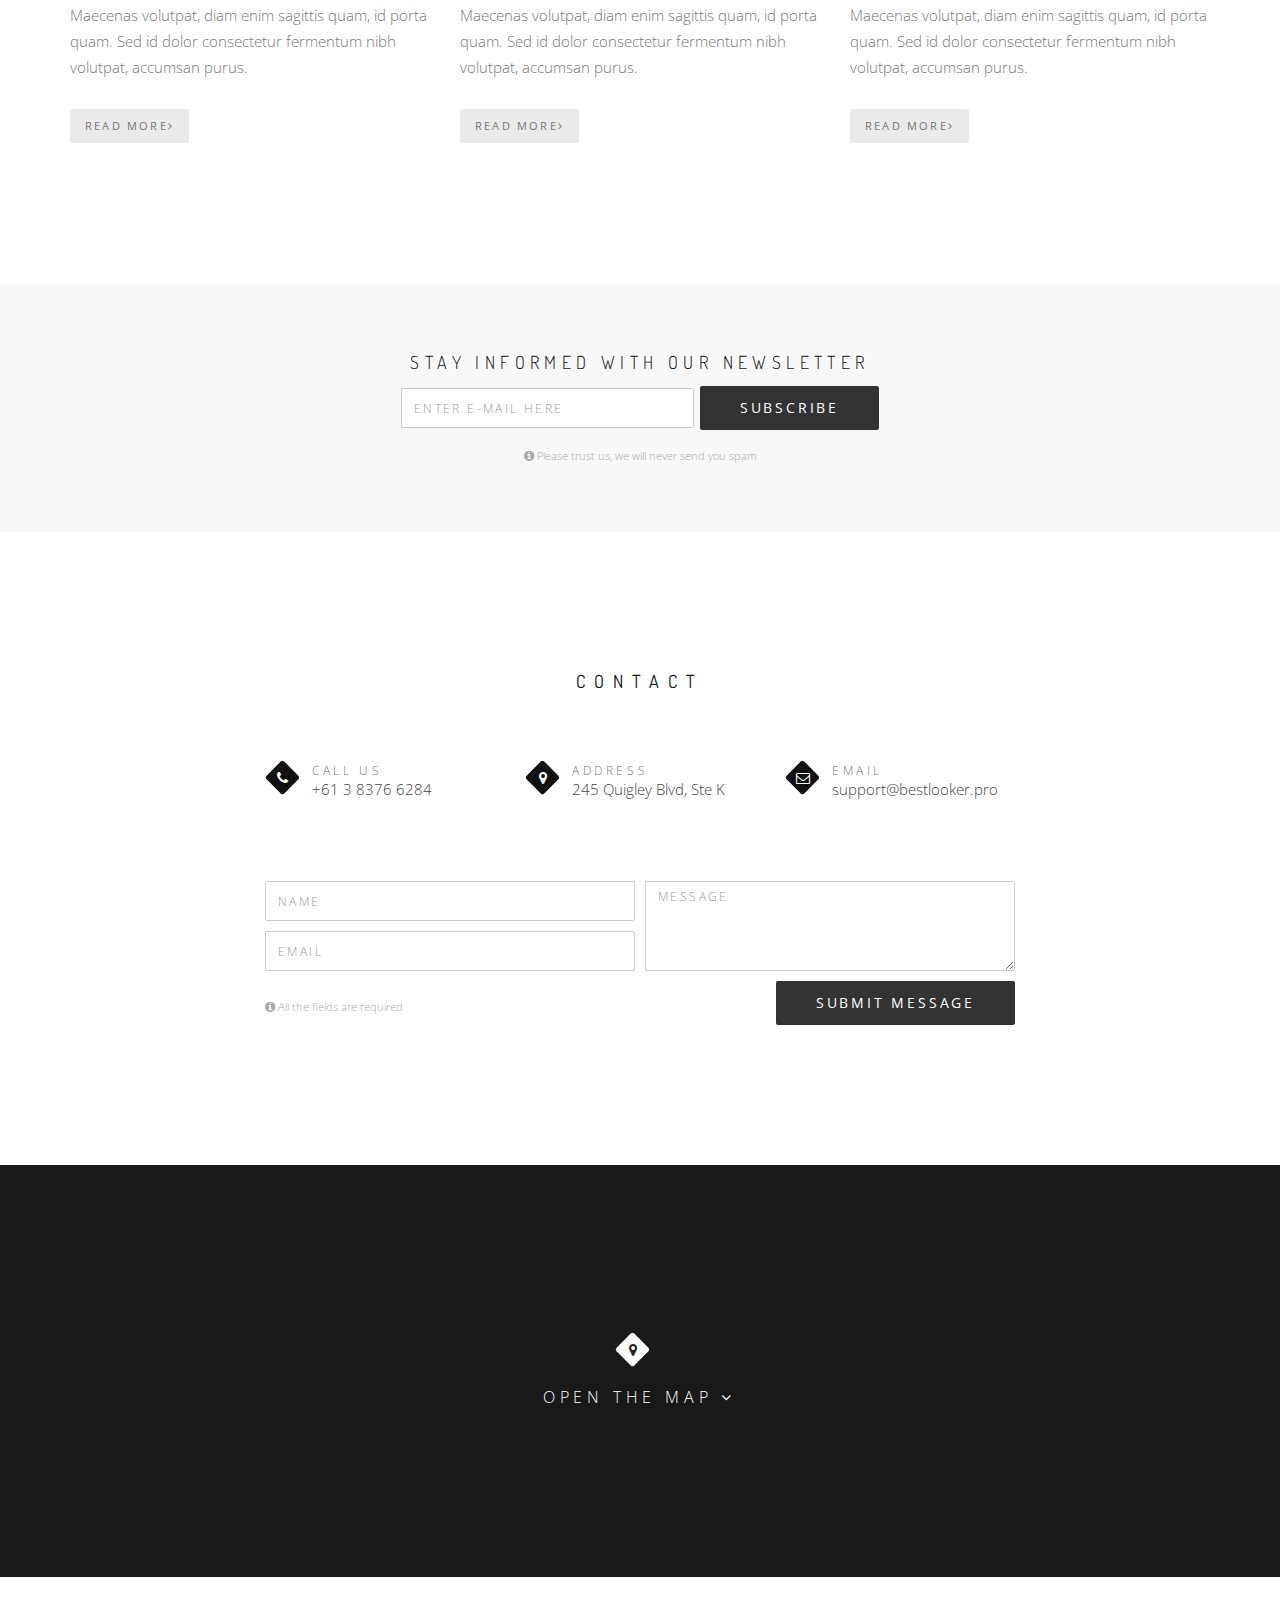
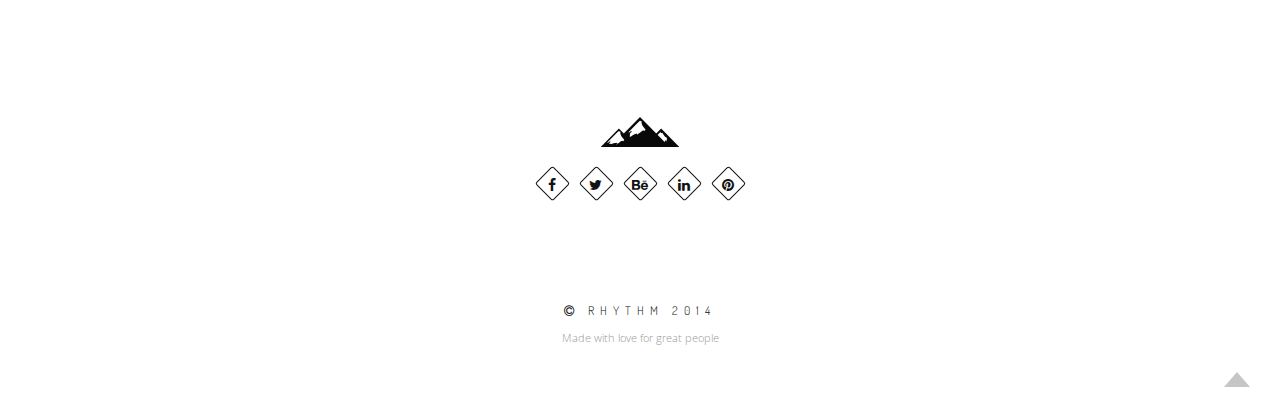
<file: 9_lesson/hw_adaptive/index.html>
<!DOCTYPE html>
<html lang="en">
<head>
	<meta charset="utf-8">
	<meta http-equiv="X-UA-Compatible" content="IE=edge">
	<meta name="viewport" content="width=device-width, initial-scale=1">
	<!-- The above 3 meta tags *must* come first in the head; any other head content must come *after* these tags -->
	<title>Landing</title>

	<!-- Favicons -->
	<link rel="shortcut icon" href="img/favicon.png">
	<link rel="apple-touch-icon" href="img/apple-touch-icon.png">
	<link rel="apple-touch-icon" sizes="72x72" href="img/apple-touch-icon-72x72.png">
	<link rel="apple-touch-icon" sizes="114x114" href="img/apple-touch-icon-114x114.png">

	<!--google fonts-->
	<link href="https://fonts.googleapis.com/css?family=Dosis:300,400" rel="stylesheet">
	<link href="https://fonts.googleapis.com/css?family=Open+Sans:300" rel="stylesheet">

	<!-- Bootstrap -->
	<link href="css/bootstrap.min.css" rel="stylesheet">

	<!-- Font awesome -->
	<link rel="stylesheet" href="css/font-awesome.css">
	<link rel="stylesheet" href="css/et-line.css">

	<link rel="stylesheet" href="css/style.css">
	<link rel="stylesheet" href="css/media.css">

	<!-- HTML5 shim and Respond.js for IE8 support of HTML5 elements and media queries -->
	<!-- WARNING: Respond.js doesn't work if you view the page via file:// -->
	<!--[if lt IE 9]>
	<script src="https://oss.maxcdn.com/html5shiv/3.7.3/html5shiv.min.js"></script>
	<script src="https://oss.maxcdn.com/respond/1.4.2/respond.min.js"></script>
	<![endif]-->
</head>
<body>
<!--HEADER START-->
<div class="header">
	<div class="container-fluid">
		<div class="logo pull-left">
			<img src="img/Logo.png" alt="logo">
		</div>
		<div class="mobile-btn">
			<button type="button" class="navbar-toggle collapsed" data-toggle="collapse" data-target="#nav" aria-expanded="false">
				<span class="sr-only">Toggle navigation</span>
				<span class="icon-bar"></span>
				<span class="icon-bar"></span>
				<span class="icon-bar"></span>
			</button>
		</div>
		<div class="collapse navbar-collapse" id="nav">
			<ul class="header-nav pull-right">
				<li><a href="#main">home</a></li>
				<li><a href="#about-studio">about</a></li>
				<li><a href="#services">services</a></li>
				<li><a href="#portfolio">works</a></li>
				<li><a href="#subscribe">contact</a></li>
			</ul>
		</div>
	</div>
</div>
<!--HEADER END-->

<!--MAIN START-->
<div class="main" id="main">
	<div class="inner">
		<div class="inner-content">
			<h6>Thomas Rhythm</h6>
			<span>Extraordinary art director & creative minimalism lover</span>
		</div>
        <a class="inner-anchor" href="#about-studio">
            <i  class="fa fa-angle-down"></i>
        </a>
	</div>
	<div class="default-section about-studio" id="about-studio">
		<div class="container">
			<div class="title">
				<span>About studio</span>
			</div>
			<div class="text-section">
				<div class="row">
					<div class="col-md-4 col-xs-12">
						<blockquote>
							<p>Design is not making beauty, beauty emerges from selection, affinities, integration, love.</p>
							<span>_Luis Kahn</span>
						</blockquote>
					</div>
					<div class="col-md-4 col-sm-6 col-xs-12">
						<p>Lorem ipsum dolor sit amet, consectetur adipiscing elit. In maximus ligula semper metus pellentesque mattis. Maecenas  volutpat, diam enim sagittis quam, id porta quam. Sed id dolor consectetur fermentum nibh volutpat, accumsan purus. </p>
					</div>
					<div class="col-md-4 col-sm-6 col-xs-12">
						<p>Etiam sit amet fringilla lacus. Pellentesque suscipit ante at ullamcorper pulvinar neque porttitor. Integer lectus. Praesent sed nisi eleifend, fermentum orci amet, iaculis libero. Donec vel ultricies purus. Nam dictum sem, eu aliquam.</p>
					</div>
				</div>
			</div>
			<div class="our-team">
				<div class="row">
					<div class="col-sm-4 col-xs-12">
						<div class="team-item">
							<div class="team-item-img">
								<img src="img/team/base-team-img.jpg" alt="">
								<div class="team-item-skills visible-lg">
									<h6>Skills</h6>
								</div>
							</div>
							<div class="team-item-info text-center">
								<span class="team-item-name">Thomas Rhytm</span>
								<span class="team-item-role">Art Director</span>
							</div>
						</div>
					</div>
					<div class="col-sm-4 col-xs-12"><div class="team-item">
							<div class="team-item-img">
								<img src="img/team/base-team-img.jpg" alt="">
								<div class="team-item-skills visible-lg">
									<h6>Skills</h6>
								</div>
							</div>
							<div class="team-item-info text-center">
								<span class="team-item-name">Marta Laning</span>
								<span class="team-item-role">Web engineer</span>
							</div>
						</div>
					</div>
					<div class="col-sm-4 col-xs-12"><div class="team-item">
							<div class="team-item-img">
								<img src="img/team/base-team-img.jpg" alt="">
								<div class="team-item-skills visible-lg">
									<h6>Skills</h6>
								</div>
							</div>
							<div class="team-item-info text-center">
								<span class="team-item-name">Steve ANDERS</span>
								<span class="team-item-role">Developer</span>
							</div>
						</div>
					</div>
				</div>
			</div>
		</div>
	</div>
	<div class="default-section services border-top" id="services">
		<div class="container">
			<div class="title text-center">
				<span>Services</span>
			</div>
			<div class="services-tabs">
				<!-- Nav tabs -->
				<ul class="nav nav-tabs" role="tablist">
					<li role="presentation" class="active">
						<a href="#branding" aria-controls="branding" role="tab" data-toggle="tab">
							<span class="icon icon-strategy"></span>
							<span class="tablist-title">Branding</span>
						</a>
					</li>
					<li role="presentation">
						<a href="#webdesign" aria-controls="webdesign" role="tab" data-toggle="tab">
							<span class="icon icon-desktop"></span>
							<span class="tablist-title">Web Design</span>
						</a>
					</li>
					<li role="presentation">
						<a href="#graphicdesign" aria-controls="graphicdesign" role="tab" data-toggle="tab">
							<span class="icon icon-tools"></span>
							<span class="tablist-title">Graphic Design</span>
						</a>
					</li>
					<li role="presentation">
						<a href="#development" aria-controls="Development" role="tab" data-toggle="tab">
							<span class="icon icon-gears"></span>
							<span class="tablist-title">Development</span>
						</a>
					</li>
					<li role="presentation">
						<a href="#photography" aria-controls="photography" role="tab" data-toggle="tab">
							<span class="icon icon-camera"></span>
							<span class="tablist-title">Photography</span>
						</a>
					</li>
				</ul>
				<!-- Tab panes -->
				<div class="tab-content">
					<div role="tabpanel" class="tab-pane fade in active" id="branding">
						<div class="text-section">
							<div class="row">
                                <div class="col-md-4 col-xs-12">
                                    <blockquote>
                                        <p>Design is not making beauty, beauty emerges from selection, affinities, integration, love.</p>
                                        <span>_Luis Kahn</span>
                                    </blockquote>
                                </div>
                                <div class="col-md-4 col-sm-6 col-xs-12">
                                    <p>Lorem ipsum dolor sit amet, consectetur adipiscing elit. In maximus ligula semper metus pellentesque mattis. Maecenas  volutpat, diam enim sagittis quam, id porta quam. Sed id dolor consectetur fermentum nibh volutpat, accumsan purus. </p>
                                </div>
                                <div class="col-md-4 col-sm-6 col-xs-12">
                                    <p>Etiam sit amet fringilla lacus. Pellentesque suscipit ante at ullamcorper pulvinar neque porttitor. Integer lectus. Praesent sed nisi eleifend, fermentum orci amet, iaculis libero. Donec vel ultricies purus. Nam dictum sem, eu aliquam.</p>
                                </div>
							</div>
						</div>
					</div>
					<div role="tabpanel" class="tab-pane fade" id="webdesign">
						<div class="text-section">
							<div class="row">
                                <div class="col-md-4 col-xs-12">
                                    <blockquote>
                                        <p>Design is not making beauty, beauty emerges from selection, affinities, integration, love.</p>
                                        <span>_Luis Kahn</span>
                                    </blockquote>
                                </div>
                                <div class="col-md-4 col-sm-6 col-xs-12">
                                    <p>Lorem ipsum dolor sit amet, consectetur adipiscing elit. In maximus ligula semper metus pellentesque mattis. Maecenas  volutpat, diam enim sagittis quam, id porta quam. Sed id dolor consectetur fermentum nibh volutpat, accumsan purus. </p>
                                </div>
                                <div class="col-md-4 col-sm-6 col-xs-12">
                                    <p>Etiam sit amet fringilla lacus. Pellentesque suscipit ante at ullamcorper pulvinar neque porttitor. Integer lectus. Praesent sed nisi eleifend, fermentum orci amet, iaculis libero. Donec vel ultricies purus. Nam dictum sem, eu aliquam.</p>
                                </div>
							</div>
						</div>
					</div>
					<div role="tabpanel" class="tab-pane fade" id="graphicdesign">
						<div class="text-section">
							<div class="row">
                                <div class="col-md-4 col-xs-12">
                                    <blockquote>
                                        <p>Design is not making beauty, beauty emerges from selection, affinities, integration, love.</p>
                                        <span>_Luis Kahn</span>
                                    </blockquote>
                                </div>
                                <div class="col-md-4 col-sm-6 col-xs-12">
                                    <p>Lorem ipsum dolor sit amet, consectetur adipiscing elit. In maximus ligula semper metus pellentesque mattis. Maecenas  volutpat, diam enim sagittis quam, id porta quam. Sed id dolor consectetur fermentum nibh volutpat, accumsan purus. </p>
                                </div>
                                <div class="col-md-4 col-sm-6 col-xs-12">
                                    <p>Etiam sit amet fringilla lacus. Pellentesque suscipit ante at ullamcorper pulvinar neque porttitor. Integer lectus. Praesent sed nisi eleifend, fermentum orci amet, iaculis libero. Donec vel ultricies purus. Nam dictum sem, eu aliquam.</p>
                                </div>
							</div>
						</div>
					</div>
					<div role="tabpanel" class="tab-pane fade" id="development">
						<div class="text-section">
							<div class="row">
                                <div class="col-md-4 col-xs-12">
                                    <blockquote>
                                        <p>Design is not making beauty, beauty emerges from selection, affinities, integration, love.</p>
                                        <span>_Luis Kahn</span>
                                    </blockquote>
                                </div>
                                <div class="col-md-4 col-sm-6 col-xs-12">
                                    <p>Lorem ipsum dolor sit amet, consectetur adipiscing elit. In maximus ligula semper metus pellentesque mattis. Maecenas  volutpat, diam enim sagittis quam, id porta quam. Sed id dolor consectetur fermentum nibh volutpat, accumsan purus. </p>
                                </div>
                                <div class="col-md-4 col-sm-6 col-xs-12">
                                    <p>Etiam sit amet fringilla lacus. Pellentesque suscipit ante at ullamcorper pulvinar neque porttitor. Integer lectus. Praesent sed nisi eleifend, fermentum orci amet, iaculis libero. Donec vel ultricies purus. Nam dictum sem, eu aliquam.</p>
                                </div>
							</div>
						</div>
					</div>
					<div role="tabpanel" class="tab-pane fade" id="photography">
						<div class="text-section">
							<div class="row">
                                <div class="col-md-4 col-xs-12">
                                    <blockquote>
                                        <p>Design is not making beauty, beauty emerges from selection, affinities, integration, love.</p>
                                        <span>_Luis Kahn</span>
                                    </blockquote>
                                </div>
                                <div class="col-md-4 col-sm-6 col-xs-12">
                                    <p>Lorem ipsum dolor sit amet, consectetur adipiscing elit. In maximus ligula semper metus pellentesque mattis. Maecenas  volutpat, diam enim sagittis quam, id porta quam. Sed id dolor consectetur fermentum nibh volutpat, accumsan purus. </p>
                                </div>
                                <div class="col-md-4 col-sm-6 col-xs-12">
                                    <p>Etiam sit amet fringilla lacus. Pellentesque suscipit ante at ullamcorper pulvinar neque porttitor. Integer lectus. Praesent sed nisi eleifend, fermentum orci amet, iaculis libero. Donec vel ultricies purus. Nam dictum sem, eu aliquam.</p>
                                </div>
							</div>
						</div>
					</div>
				</div>
			</div>
		</div>
	</div>
	<div class="lets-talk">
		<div class="container">
			<div class="row">
				<div class="col-lg-6 col-xs-12">
					<div class="lets-talk-content">
						<div class="title color-white text-light">
							<span>Looking for exclusive digital services?</span>
						</div>
						<p>Proin fringilla augue at maximus vestibulum. Nam pulvinar vitae neque et porttitor.
							Integer non dapibus diam, ac eleifend lectus.</p>
						<a href="#" class="btn btn-default">lets talk</a>
					</div>
				</div>
				<div class="col-lg-6 visible-lg">
					<img src="img/lets-talk-img.png" class="lets-talk-img" alt="iMac">
				</div>
			</div>
		</div>
	</div>
	<div class="default-section portfolio" id="portfolio">
		<div class="title text-center">
			<span>Portfolio</span>
		</div>
		<p class="text-center">In auctor ex id urna faucibus porttitor. Lorem ipsum dolor sit amet, consectetur
			adipiscing elit. In maximus ligula semper metus pellentesque mattis. Maecenas volutpat, diam enim sagittis
			quam, id porta quam. Sed id dolor consectetur fermentum nibh volutpat, accumsan purus.</p>
		<div class="portfolio-tabs text-center">
			<!-- Nav tabs -->
			<ul class="nav nav-tabs" role="tablist">
				<li role="presentation" class="active">
					<a href="#allworks" aria-controls="allworks" role="tab" data-toggle="tab">All Works</a>
				</li>
				<li role="presentation">
					<a href="#portfolio-branding" aria-controls="portfolio-branding" role="tab" data-toggle="tab">Branding</a>
				</li>
				<li role="presentation">
					<a href="#design" aria-controls="design" role="tab" data-toggle="tab">Design</a>
				</li>
				<li role="presentation">
					<a href="#portfolio-photography" aria-controls="portfolio-photography" role="tab" data-toggle="tab">Photography</a>
				</li>
			</ul>
			<!-- Tab panes -->
			<div class="tab-content">
				<div role="tabpanel" class="tab-pane fade in active" id="allworks">
					<div class="portfolio-row">
						<div class="portfolio-col">
							<img src="img/portfolio-item-bg.png" alt="portfolio-item-img">
						</div>
						<div class="portfolio-col">
							<img src="img/portfolio-item-bg.png" alt="portfolio-item-img">
						</div>
						<div class="portfolio-col">
							<img src="img/portfolio-item-bg.png" alt="portfolio-item-img">
						</div>
					</div>
					<div class="portfolio-row">
						<div class="portfolio-col">
							<img src="img/portfolio-item-bg.png" alt="portfolio-item-img">
						</div>
						<div class="portfolio-col">
							<img src="img/portfolio-item-bg.png" alt="portfolio-item-img">
						</div>
						<div class="portfolio-col">
							<img src="img/portfolio-item-bg.png" alt="portfolio-item-img">
						</div>
					</div>
				</div>
				<div role="tabpanel" class="tab-pane fade" id="portfolio-branding">
					<div class="portfolio-row">
						<div class="portfolio-col">
							<img src="img/portfolio-item-bg.png" alt="portfolio-item-img">
						</div>
						<div class="portfolio-col">
							<img src="img/portfolio-item-bg.png" alt="portfolio-item-img">
						</div>
						<div class="portfolio-col">
							<img src="img/portfolio-item-bg.png" alt="portfolio-item-img">
						</div>
						<div class="portfolio-col">
							<img src="img/portfolio-item-bg.png" alt="portfolio-item-img">
						</div>
					</div>
				</div>
				<div role="tabpanel" class="tab-pane fade" id="design">
					<div class="portfolio-row">
						<div class="portfolio-col">
							<img src="img/portfolio-item-bg.png" alt="portfolio-item-img">
						</div>
						<div class="portfolio-col">
							<img src="img/portfolio-item-bg.png" alt="portfolio-item-img">
						</div>
						<div class="portfolio-col">
							<img src="img/portfolio-item-bg.png" alt="portfolio-item-img">
						</div>
						<div class="portfolio-col">
							<img src="img/portfolio-item-bg.png" alt="portfolio-item-img">
						</div>
						<div class="portfolio-col">
							<img src="img/portfolio-item-bg.png" alt="portfolio-item-img">
						</div>
					</div>
				</div>
				<div role="tabpanel" class="tab-pane fade" id="portfolio-photography">
					<div class="portfolio-row">
						<div class="portfolio-col">
							<img src="img/portfolio-item-bg.png" alt="portfolio-item-img">
						</div>
						<div class="portfolio-col">
							<img src="img/portfolio-item-bg.png" alt="portfolio-item-img">
						</div>
						<div class="portfolio-col">
							<img src="img/portfolio-item-bg.png" alt="portfolio-item-img">
						</div>
						<div class="portfolio-col">
							<img src="img/portfolio-item-bg.png" alt="portfolio-item-img">
						</div>
					</div>
				</div>
			</div>
		</div>
		<div class="like-our-work">
			<div class="container text-center">
				<div class="title text-light color-white">
					<span>like our creative works?</span>
				</div>
				<a href="" class="btn btn-default">start project</a>
			</div>
		</div>
	</div>
	<div class="default-section why-choose-us">
		<div class="container">
			<div class="title text-center">
				<span>Why choose us?</span>
			</div>
			<div class="why-choose-us">
				<div class="row">
					<div class="col-md-4">
						<div class="why-choose-us-item text-center">
							<span class="icon-flag"></span>
							<div class="why-choose-us-description">
								<h6>We’re Creative</h6>
								<p class="text-light">Lorem ipsum dolor sit amet, consectetur adipiscing elit.
									In maximus ligula semper metus pellentesque mattis. Maecenas  volutpat, diam enim.</p>
							</div>
						</div>
					</div>
					<div class="col-md-4">
						<div class="why-choose-us-item text-center">
							<span class="icon-clock"></span>
							<div class="why-choose-us-description">
								<h6>We’re Punctual</h6>
								<p>Proin fringilla augue at maximus vestibulum. Nam pulvinar vitae neque et porttitor. Praesent sed nisi eleifend, lorem fermentum orci sit amet, iaculis libero.</p>
							</div>
						</div>
					</div>
					<div class="col-md-4">
						<div class="why-choose-us-item text-center">
							<span class="icon-hotairballoon"></span>
							<div class="why-choose-us-description">
								<h6>We have magic</h6>
								<p>Curabitur iaculis accumsan augue, nec finibus mauris pretium eu. Duis placerat ex gravida nibh tristique porta. Nulla facilisi. Suspendisse ultricies eros blandit.</p>
							</div>
						</div>
					</div>
					<div class="col-md-4">
						<div class="why-choose-us-item text-center">
							<span class="icon-heart"></span>
							<div class="why-choose-us-description">
								<h6>We love minimalism</h6>
								<p>Lorem ipsum dolor sit amet, consectetur adipiscing elit.
									In maximus ligula semper metus pellentesque mattis. Maecenas  volutpat, diam enim.</p>
							</div>
						</div>
					</div>
					<div class="col-md-4">
						<div class="why-choose-us-item text-center">
							<span class="icon-linegraph"></span>
							<div class="why-choose-us-description">
								<h6>We’re responsible</h6>
								<p>Proin fringilla augue at maximus vestibulum. Nam pulvinar vitae neque et porttitor. Praesent sed nisi eleifend, lorem fermentum orci sit amet, iaculis libero.</p>
							</div>
						</div>
					</div>
					<div class="col-md-4">
						<div class="why-choose-us-item text-center">
							<span class="icon-chat"></span>
							<div class="why-choose-us-description">
								<h6>We're Friendly</h6>
								<p>Curabitur iaculis accumsan augue, nec finibus mauris pretium eu. Duis placerat ex gravida nibh tristique porta. Nulla facilisi. Suspendisse ultricies eros blandit.</p>
							</div>
						</div>
					</div>
				</div>
			</div>
		</div>
	</div>
	<div class="default-section reviews">
		<div id="carousel-example-generic" class="carousel slide" data-ride="carousel">
			<!-- Indicators -->
			<ol class="carousel-indicators">
				<li data-target="#carousel-example-generic" data-slide-to="0" class="active"></li>
				<li data-target="#carousel-example-generic" data-slide-to="1"></li>
				<li data-target="#carousel-example-generic" data-slide-to="2"></li>
			</ol>

			<!-- Wrapper for slides -->
			<div class="carousel-inner" role="listbox">
				<div class="item active">
					<div class="carousel-caption">
						<div class="icon-wrap">
							<span class="icon-quote"></span>
						</div>
						<div class="title">
							<span>What people say?</span>
						</div>
						<p> Phasellus luctus commodo ullamcorper a posuere rhoncus commodo elit. Aenean congue,
							risus utaliquam dapibus. Thanks!</p>
						<span>— John Doe, doodle inc.</span>
					</div>
				</div>
				<div class="item">
					<div class="carousel-caption">
						<div class="icon-wrap">
							<span class="icon-quote"></span>
						</div>
						<div class="title">
							<span>What people say?</span>
						</div>
						<p> Phasellus luctus commodo ullamcorper a posuere rhoncus commodo elit. Aenean congue,
							risus utaliquam dapibus. Thanks!</p>
						<span>— John Doe, doodle inc.</span>
					</div>
				</div>
				<div class="item">
					<div class="carousel-caption">
						<div class="icon-wrap">
							<span class="icon-quote"></span>
						</div>
						<div class="title">
							<span>What people say?</span>
						</div>
						<p> Phasellus luctus commodo ullamcorper a posuere rhoncus commodo elit. Aenean congue,
							risus utaliquam dapibus. Thanks!</p>
						<span>— John Doe, doodle inc.</span>
					</div>
				</div>
			</div>

			<!-- Controls -->
			<a class="left carousel-control" href="#carousel-example-generic" role="button" data-slide="prev">
				<i  class="fa fa-angle-left"></i>
			</a>
			<a class="right carousel-control" href="#carousel-example-generic" role="button" data-slide="next">
				<i  class="fa fa-angle-right"></i>
			</a>
		</div>
	</div>
	<div class="default-section latest-news">
		<div class="container">
			<div class="title">
				<span>Latest News</span>
				<a class="all-news pull-right" href="#">All News in our blog<i class="fa fa-angle-right" aria-hidden="true"></i></a>
			</div>
			<div class="row">
				<div class="col-md-4">
					<div class="latest-news-item">
						<div class="latest-news-img">
							<img src="img/latest-news-img.png" alt="">
						</div>
						<div class="latest-news-description">
							<div class="latest-news-title">
								<a href="#" class="latest-news-name">New Web Design Trends</a>
								<span class="latest-news-info">John Doe | 10 December</span>
							</div>
							<p class="latest-news-content">Maecenas volutpat, diam enim sagittis quam, id porta quam.
								Sed id dolor consectetur fermentum nibh volutpat, accumsan purus.
							</p>
						</div>
						<a href="#" class="btn btn-default btn-xs">Read More<i class="fa fa-angle-right" aria-hidden="true"></i></a>
					</div>
				</div>
				<div class="col-md-4">
					<div class="latest-news-item">
						<div class="latest-news-img">
							<img src="img/latest-news-img.png" alt="">
						</div>
						<div class="latest-news-description">
							<div class="latest-news-title">
								<a href="#" class="latest-news-name">New Web Design Trends</a>
								<span class="latest-news-info">John Doe | 10 December</span>
							</div>
						<p class="latest-news-content">Maecenas volutpat, diam enim sagittis quam, id porta quam.
							Sed id dolor consectetur fermentum nibh volutpat, accumsan purus.
						</p>
						</div>
						<a href="#" class="btn btn-default btn-xs">Read More<i class="fa fa-angle-right" aria-hidden="true"></i></a>
					</div>
				</div>
				<div class="col-md-4">
					<div class="latest-news-item">
						<div class="latest-news-img">
							<img src="img/latest-news-img.png" alt="">
						</div>
						<div class="latest-news-description">
							<div class="latest-news-title">
								<a href="#" class="latest-news-name">New Web Design Trends</a>
								<span class="latest-news-info">John Doe | 10 December</span>
							</div>
							<p class="latest-news-content">Maecenas volutpat, diam enim sagittis quam, id porta quam.
								Sed id dolor consectetur fermentum nibh volutpat, accumsan purus.
							</p>
						</div>
						<a href="#" class="btn btn-default btn-xs">Read More<i class="fa fa-angle-right" aria-hidden="true"></i></a>
					</div>
				</div>
			</div>
		</div>
	</div>
	<div class="small-section subscribe grey-bg" id="subscribe">
		<div class="title text-center text-light">
			<span>Stay informed with OUR NEWSLETTER</span>
		</div>
		<div class="container">
			<div class="row">
				<div class="col-md-6 col-md-offset-3 text-center">
					<form class="form-inline">
						<div class="form-group">
							<input name="userEmail" type="email" class="form-control" id="exampleInputEmail3" placeholder="Enter e-mail here">
						</div>
						<button type="submit" class="btn btn-dark">Subscribe</button>
					</form>
                    <div class="form-info text-center">
                        <span><i class="fa fa-info-circle" aria-hidden="true"></i> Please trust us, we will never send you spam</span>
                    </div>
				</div>
			</div>
		</div>
	</div>
	<div class="default-section contact-us">
		<div class="container">
			<div class="title text-center">
				<span>Contact</span>
			</div>
            <div class="row">
                <div class="col-md-8 col-md-offset-2">
                    <div class="row">
                        <div class="col-md-4 col-sm-4">
							<div class="contact-item">
								<span class="contact-item-icon">
									<i class="fa fa-phone"></i>
								</span>
								<div class="contact-item-content">
									<span class="contact-item-name">Call us</span>
									<span class="contact-item-info">+61 3 8376 6284</span>
								</div>
							</div>
                        </div>
                        <div class="col-md-4 col-sm-4">
							<div class="contact-item">
								<span class="contact-item-icon">
									<i class="fa fa-map-marker" aria-hidden="true"></i>
								</span>
								<div class="contact-item-content">
									<span class="contact-item-name">Address</span>
									<span class="contact-item-info text-light">245 Quigley Blvd, Ste K</span>
								</div>
							</div>
                        </div>
                        <div class="col-md-4 col-sm-4">
							<div class="contact-item">
								<span class="contact-item-icon">
									<i class="fa fa-envelope-o" aria-hidden="true"></i>
								</span>
								<div class="contact-item-content">
									<span class="contact-item-name">Email</span>
									<span class="contact-item-info">support@bestlooker.pro</span>
								</div>
							</div>
                        </div>
                    </div>
                </div>
            </div>
			<div class="row">
				<div class="col-md-8 col-md-offset-2 col-xs-12">
                    <form>
                        <!--left block-->
                        <div class="form-col">
                            <div class="form-group">
                                <input name="userName" type="text" class="form-control" placeholder="Name">
                            </div>
                            <div class="form-group">
                                <input name="userEmail" type="email" class="form-control" placeholder="Email">
                            </div>
                        </div>
                        <!--right block-->
                        <div class="form-col">
                            <textarea name="userMessage" placeholder="Message" class="form-control"></textarea>
                        </div>
                        <div class="form-submit">
                            <div class="form-col">
                                <span><i class="fa fa-info-circle" aria-hidden="true"></i> All the fields are required</span>
                            </div>
                            <div class="form-col text-right">
                                <button type="submit" class="btn btn-dark">Submit Message</button>
                            </div>
                        </div>
                    </form>
				</div>
			</div>
		</div>
	</div>
	<div class="map">
		<iframe src="https://www.google.com/maps/embed?pb=!1m18!1m12!1m3!1d9438832.074356691!2d40.296295998169036!3d54.7201370634992!2m3!1f0!2f0!3f0!3m2!1i1024!2i768!4f13.1!3m3!1m2!1s0x4127a08a2d6d33e1%3A0xf0dd84f505f0714e!2z0J_RgNC-0YHQv9C10LrRgiDQk9Cw0LPQsNGA0LjQvdCw!5e0!3m2!1sru!2sru!4v1503074163593" frameborder="0" style="border:0" allowfullscreen></iframe>
		<div class="on-map-block text-center">
			<div class="on-map-content">
				<span class="on-map-icon">
					<i class="fa fa-map-marker" aria-hidden="true"></i>
				</span>
				<span class="on-map-text clearfix">open the map <i  class="fa fa-angle-down"></i></span>
			</div>
		</div>
	</div>
</div>
<!--MAIN END-->

<!--FOOTER START-->
<div class="footer">
	<div class="footer-content text-center">
		<div class="footer-logo">
			<img src="img/mountains_footer-logo.png" alt="logo">
		</div>
		<div class="footer-social">
			<span class="footer-social-icon">
				<a href="#"><i class="fa fa-facebook" aria-hidden="true"></i></a>
			</span>
			<span class="footer-social-icon">
				<a href="#"><i class="fa fa-twitter" aria-hidden="true"></i></a>
			</span>
			<span class="footer-social-icon">
				<a href="#"><i class="fa fa-behance" aria-hidden="true"></i></a>
			</span>
			<span class="footer-social-icon">
				<a href="#"><i class="fa fa-linkedin" aria-hidden="true"></i></a>
			</span>
			<span class="footer-social-icon">
				<a href="#"><i class="fa fa-pinterest" aria-hidden="true"></i></a>
			</span>
		</div>
		<div class="footer-copyright">
			<span class="author">
				<i class="fa fa-copyright" aria-hidden="true"></i> Rhythm 2014
			</span>
			<span class="slogan">Made with love for great people</span>
			<div class="footer-anchor pull-right">
				<a href="#main"></a>
			</div>
		</div>
	</div>
</div>
<!--FOOTER END-->

<!-- jQuery (necessary for Bootstrap's JavaScript plugins) -->
<script src="https://ajax.googleapis.com/ajax/libs/jquery/1.12.4/jquery.min.js"></script>
<!-- Include all compiled plugins (below), or include individual files as needed -->
<script src="js/bootstrap.min.js"></script>
</body>
</html>
</file>
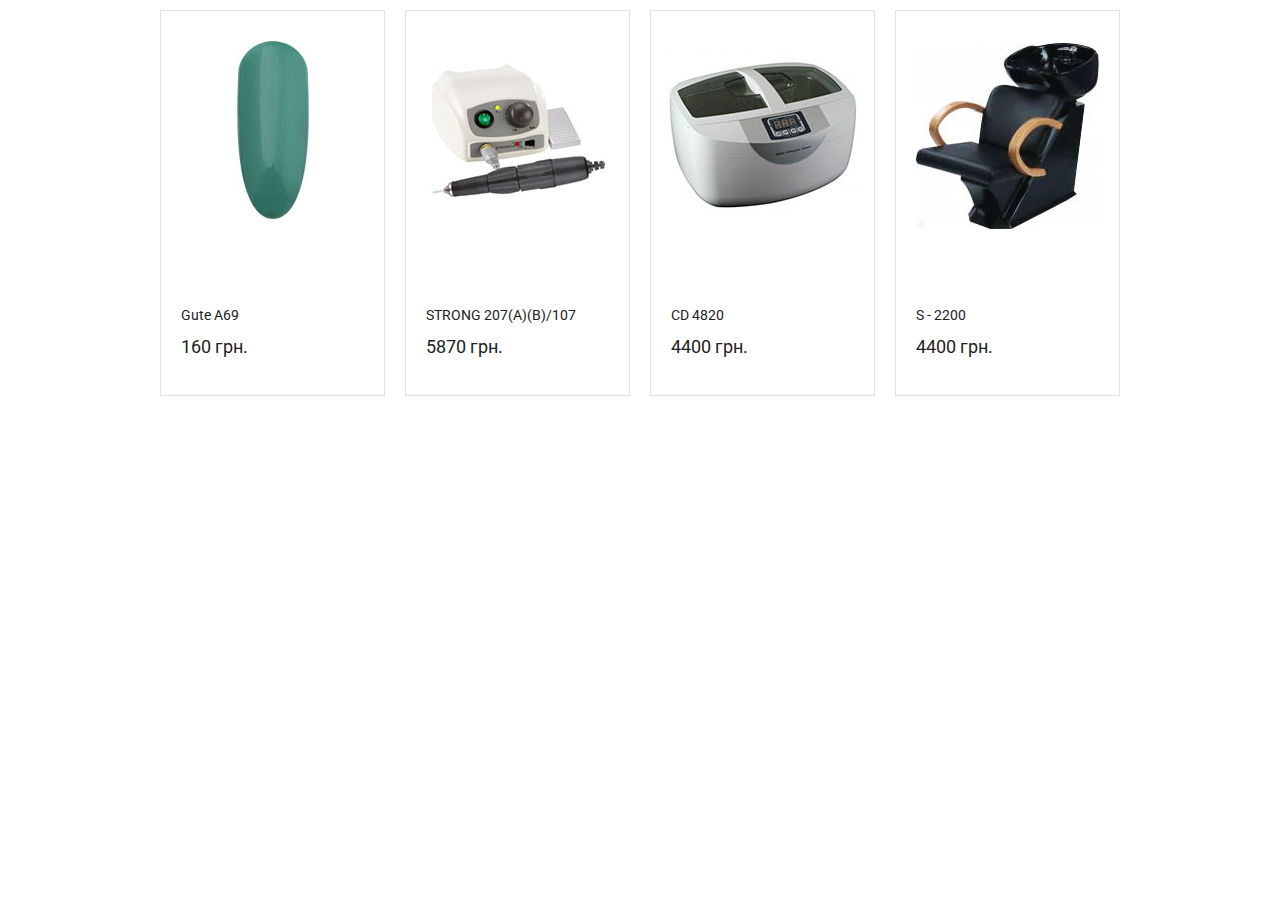
<file: 3_lesson/hw3/www/index.html>
<!DOCTYPE html>
<html lang="en">
<head>
    <meta charset="UTF-8">
    <link href="https://fonts.googleapis.com/css?family=Roboto:500&amp;subset=cyrillic" rel="stylesheet">
    <link rel="stylesheet" href="css/media.css">
    <link rel="stylesheet" href="css/style.css">
    <title>hw3-Vasiliy Manilo</title>
</head>
<body>
<div class="container">
    <div class="product__row">
        <div class="product__col">
            <div class="product__item">
                <div class="product__item_image">
                    <a href="#"><img src="img/product-1.jpg" alt="Gute A69"></a>
                </div>
                <div class="product__item_description">
                    <div class="product__item_title">
                        <a href="#">Gute A69</a>
                    </div>
                    <div class="product__item_price">
                        <span>160 грн.</span>
                    </div>
                </div>
            </div>
        </div>
        <div class="product__col">
            <div class="product__item">
                <div class="product__item_image">
                    <a href="#"><img src="img/product-2.jpg" alt="STRONG 207(A)(B)/107"></a>
                </div>
                <div class="product__item_description">
                    <div class="product__item_title">
                        <a href="#">STRONG 207(A)(B)/107</a>
                    </div>
                    <div class="product__item_price">
                        <span>5870 грн.</span>
                    </div>
                </div>
            </div>
        </div>
        <div class="product__col">
            <div class="product__item">
                <div class="product__item_image">
                    <a href="#"><img src="img/product-3.jpg" alt="CD 4820"></a>
                </div>
                <div class="product__item_description">
                    <div class="product__item_title">
                        <a href="#">CD 4820</a>
                    </div>
                    <div class="product__item_price">
                        <span>4400 грн.</span>
                    </div>
                </div>
            </div>
        </div>
        <div class="product__col">
            <div class="product__item">
                <div class="product__item_image">
                    <a href="#"><img src="img/product-4.jpg" alt="S - 2200"></a>
                </div>
                <div class="product__item_description">
                    <div class="product__item_title">
                        <a href="#">S - 2200</a>
                    </div>
                    <div class="product__item_price">
                        <span>4400 грн.</span>
                    </div>
                </div>
            </div>
        </div>
    </div>
</div>

</body>
</html>
</file>
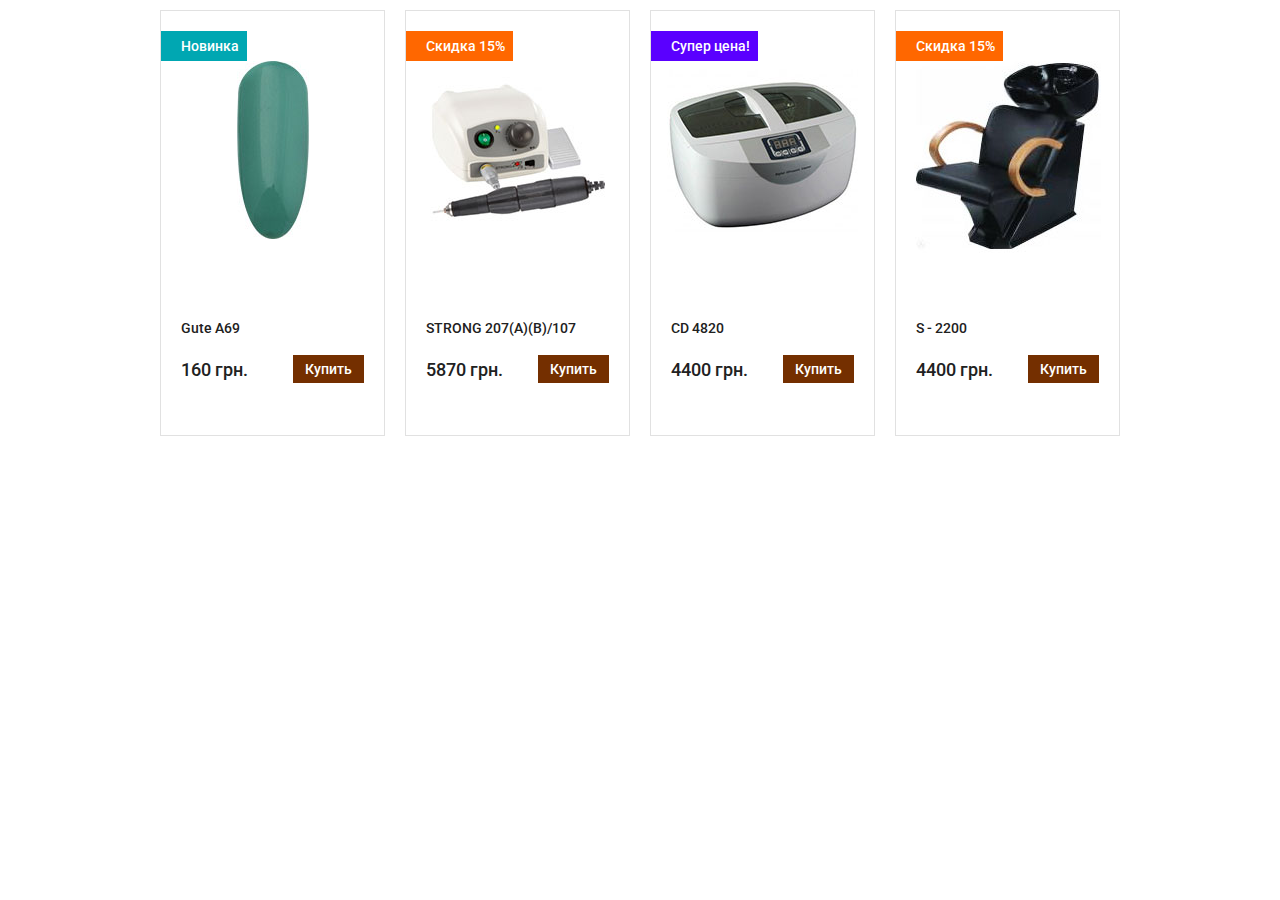
<file: 4_lesson/hw4/www/index.html>
<!DOCTYPE html>
<html lang="en">
<head>
    <meta charset="UTF-8">
    <link href="https://fonts.googleapis.com/css?family=Roboto:500&amp;subset=cyrillic" rel="stylesheet">
    <link rel="stylesheet" href="css/style.css">
    <title>hw3-Vasiliy Manilo</title>
</head>
<body>
<div class="container">
    <div class="product__row">
        <div class="product__col">
            <div class="product__item">
                <div class="labels label__new">
                    <span>Новинка</span>
                </div>
                <div class="product__item_image">
                    <a href="#"><img src="img/product-1.jpg" alt="Gute A69"></a>
                </div>
                <div class="product__item_description">
                    <div class="product__item_title">
                        <a href="#">Gute A69</a>
                    </div>
                    <div class="product__item_price">
                        <span>160 грн.</span>
                        <a href="#" class="btn btn-default">Купить</a>
                    </div>
                </div>
            </div>
        </div>
        <div class="product__col">
            <div class="product__item">
                <div class="labels label__discount">
                    <span>Скидка 15%</span>
                </div>
                <div class="product__item_image">
                    <a href="#"><img src="img/product-2.jpg" alt="STRONG 207(A)(B)/107"></a>
                </div>
                <div class="product__item_description">
                    <div class="product__item_title">
                        <a href="#">STRONG 207(A)(B)/107</a>
                    </div>
                    <div class="product__item_price">
                        <span>5870 грн.</span>
                        <a href="#" class="btn btn-default">Купить</a>
                    </div>
                </div>
            </div>
        </div>
        <div class="product__col">
            <div class="product__item">
                <div class="labels label__hotprice">
                    <span>Супер цена!</span>
                </div>
                <div class="product__item_image">
                    <a href="#"><img src="img/product-3.jpg" alt="CD 4820"></a>
                </div>
                <div class="product__item_description">
                    <div class="product__item_title">
                        <a href="#">CD 4820</a>
                    </div>
                    <div class="product__item_price">
                        <span>4400 грн.</span>
                        <a href="#" class="btn btn-default">Купить</a>
                    </div>
                </div>
            </div>
        </div>
        <div class="product__col">
            <div class="product__item">
                <div class="labels label__discount">
                    <span>Скидка 15%</span>
                </div>
                <div class="product__item_image">
                    <a href="#"><img src="img/product-4.jpg" alt="S - 2200"></a>
                </div>
                <div class="product__item_description">
                    <div class="product__item_title">
                        <a href="#">S - 2200</a>
                    </div>
                    <div class="product__item_price">
                        <span>4400 грн.</span>
                        <a href="#" class="btn btn-default">Купить</a>
                    </div>
                </div>
            </div>
        </div>
    </div>
</div>

</body>
</html>
</file>
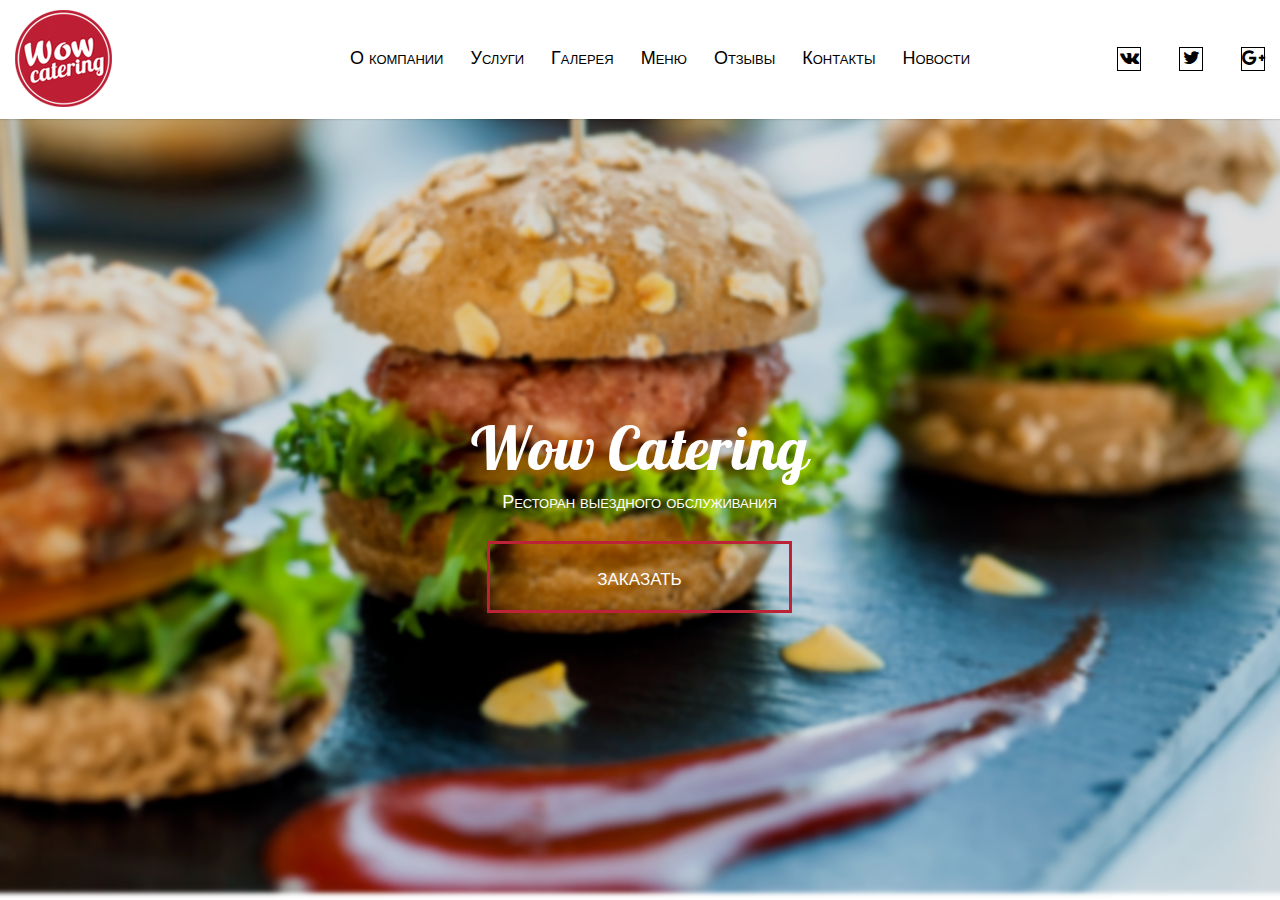
<file: 5_lesson/hw5/www/index.html>
<!DOCTYPE html>
<html lang="en">
<head>
	<meta charset="UTF-8">
	<title>WoW Catering</title>
	<link rel="stylesheet" href="css/font-awesome.min.css">
	<link rel="stylesheet" href="css/style.css">
</head>
<body>
<div class="header">
	<div class="container">
		<div class="logo">
			<img src="img/Logo.png" alt="logo">
		</div>
		<ul class="header-nav">
			<li><a href="#">О компании</a></li>
			<li><a href="#">Услуги</a></li>
			<li><a href="#">Галерея</a></li>
			<li><a href="#">Меню</a></li>
			<li><a href="#">Отзывы</a></li>
			<li><a href="#">Контакты</a></li>
			<li><a href="#">Новости</a></li>
		</ul>
		<ul class="social-nav">
			<li><a href="#"><i class="fa fa-vk" aria-hidden="true"></i></a></li>
			<li><a href="#"><i class="fa fa-twitter" aria-hidden="true"></i></a></li>
			<li><a href="#"><i class="fa fa-google-plus" aria-hidden="true"></i></a></li>
		</ul>
	</div>
</div>
<!-- MAIN START -->
<div class="main">
	<section class="first-section">
		<div class="first-section-content">
			<h6>Wow Catering</h6>
			<span class="subtitle">Ресторан выездного обслуживания</span>
			<a href="" class="btn btn-default">заказать</a>
		</div>
	</section>
</div>
</body>
</html>
</file>
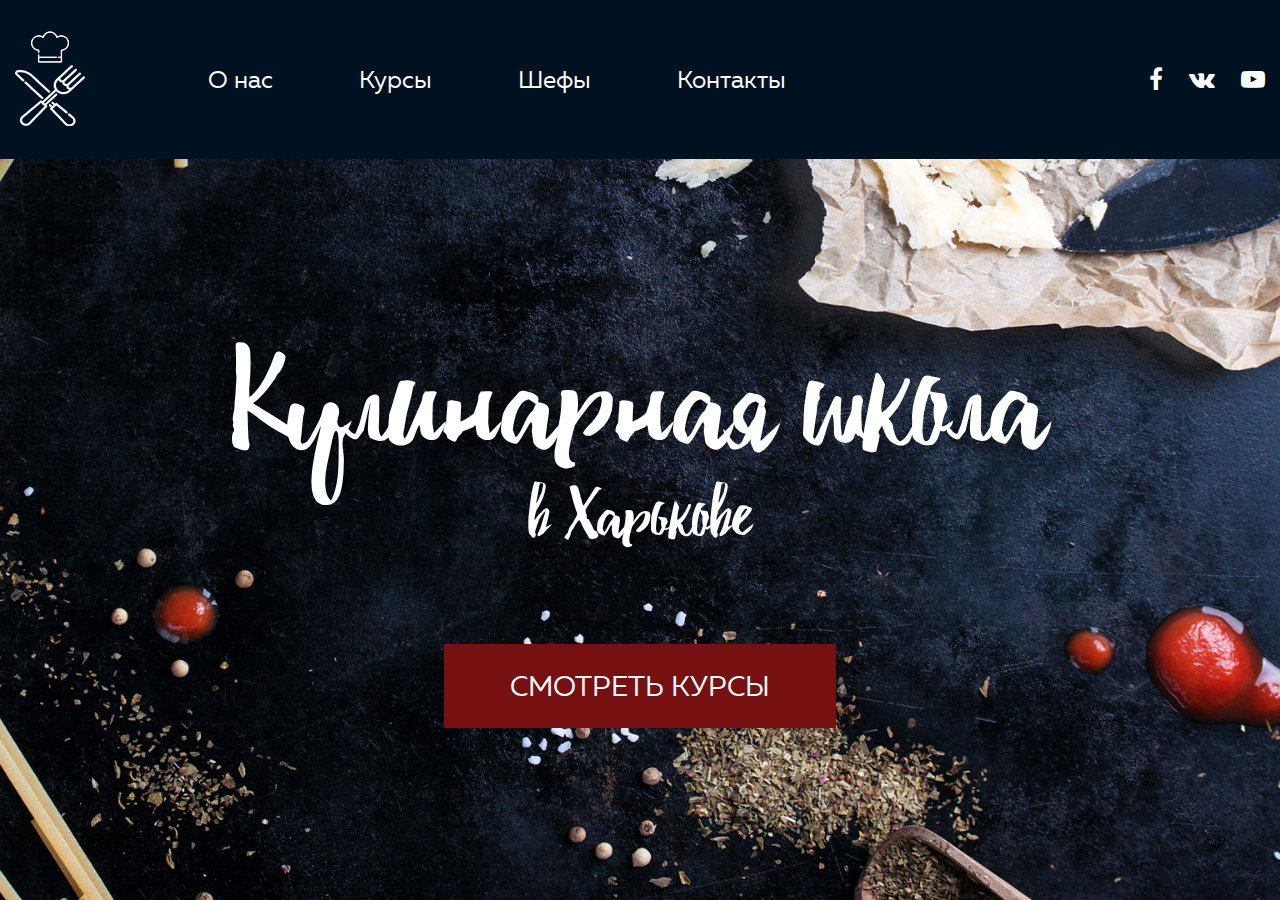
<file: 5_lesson/lesson 5/www/index.html>
<!DOCTYPE html>
<html lang="en">
<head>
	<meta charset="UTF-8">
	<title>Lesson 3</title>	
	<!-- FONTAWESOME -->
	<link rel="stylesheet" href="css/font-awesome.css">
	<link rel="stylesheet" href="css/style.css">
</head>
<body>
<div class="header">
	<div class="container">
		<div class="logo">
			<img src="img/logo.png" alt="Logo">
		</div>
		<ul class="header-nav">
			<li><a href="#">О нас</a></li>
			<li><a href="#">Курсы</a></li>
			<li><a href="#">Шефы</a></li>
			<li><a href="#">Контакты</a></li>
		</ul>
		<ul class="social-nav">
			<li><a href="#"><i class="fa fa-facebook" aria-hidden="true"></i></a></li>
			<li><a href="#"><i class="fa fa-vk" aria-hidden="true"></i></a></li>
			<li><a href="#"><i class="fa fa-youtube-play" aria-hidden="true"></i></a></li>
		</ul>
	</div>
</div>
<!--MAIN START-->
<div class="main">
	<div class="inner">
		<div class="inner-content">
			<h6>Кулинарная школа</h6>
			<span>в Харькове</span>
			<a href="#" class="btn btn-default">СМОТРЕТЬ КУРСЫ</a>
		</div>
	</div>
</div>
</body>
</html>
</file>
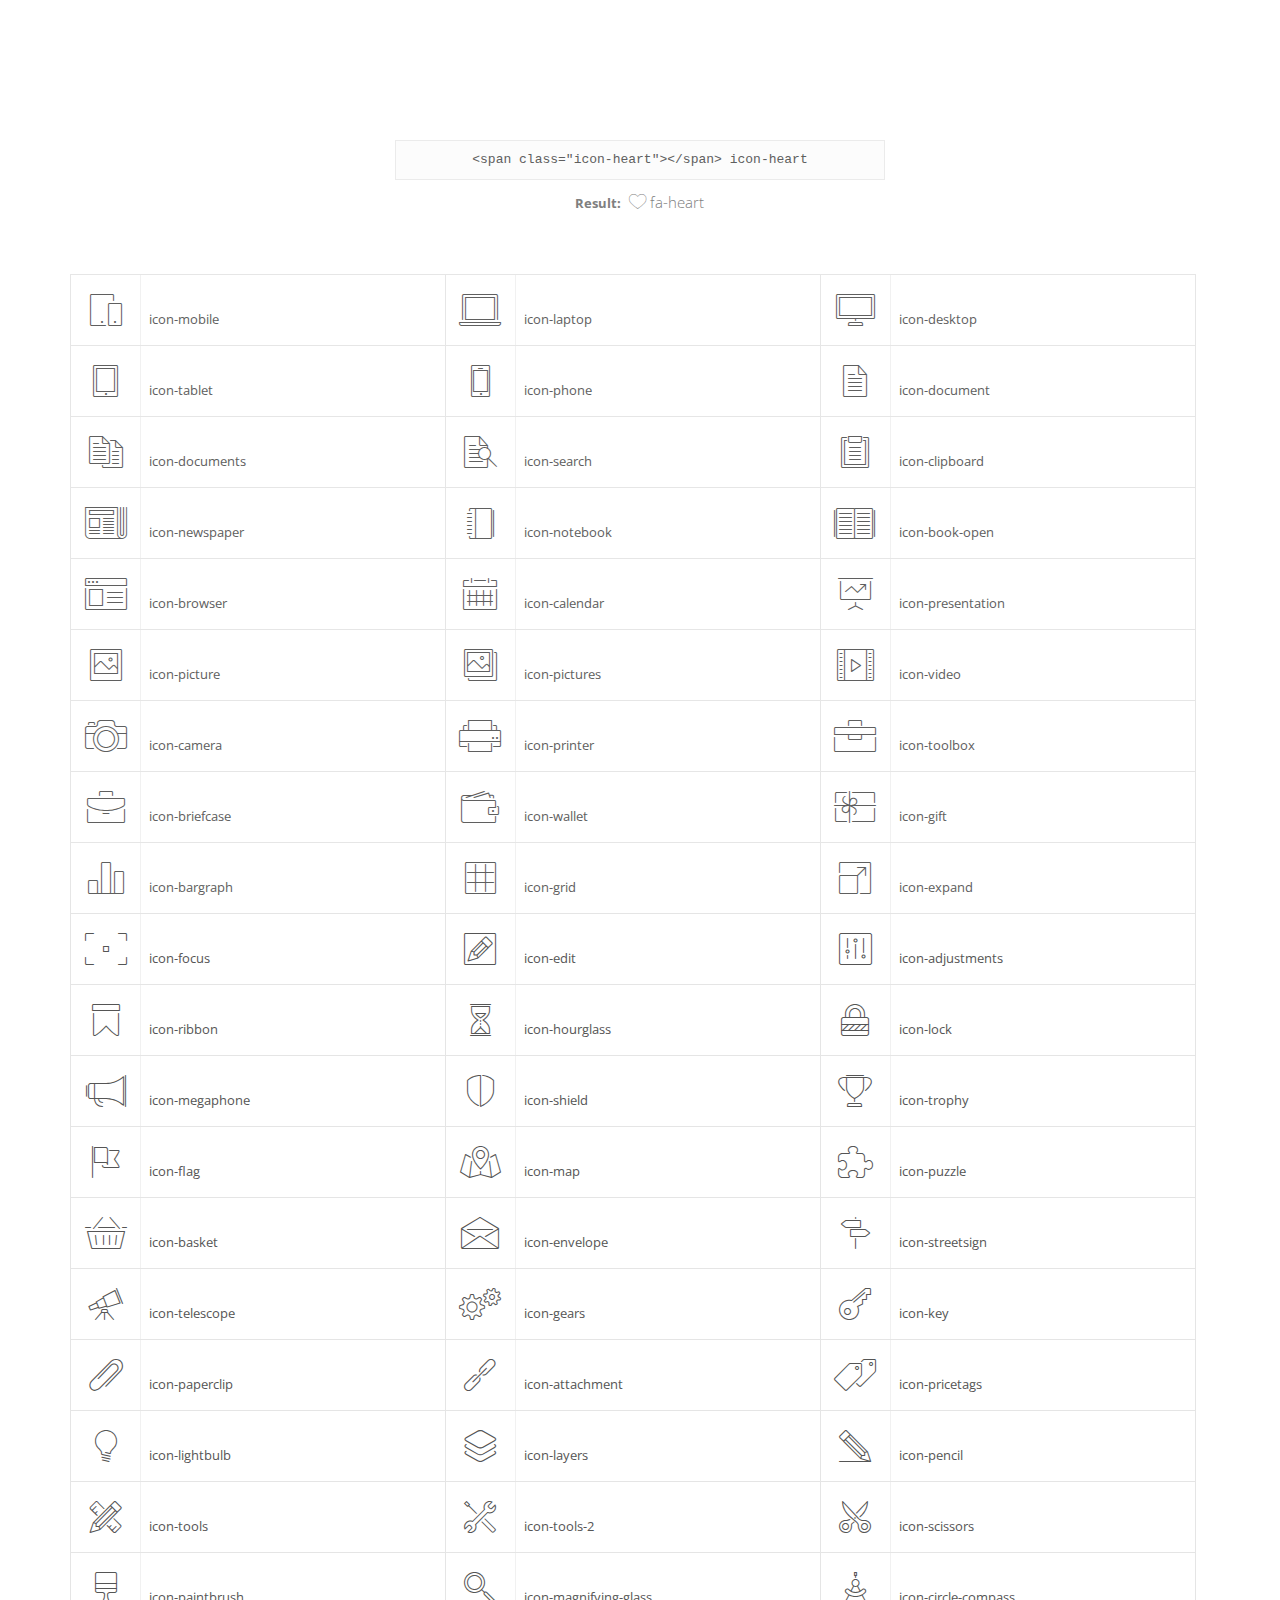
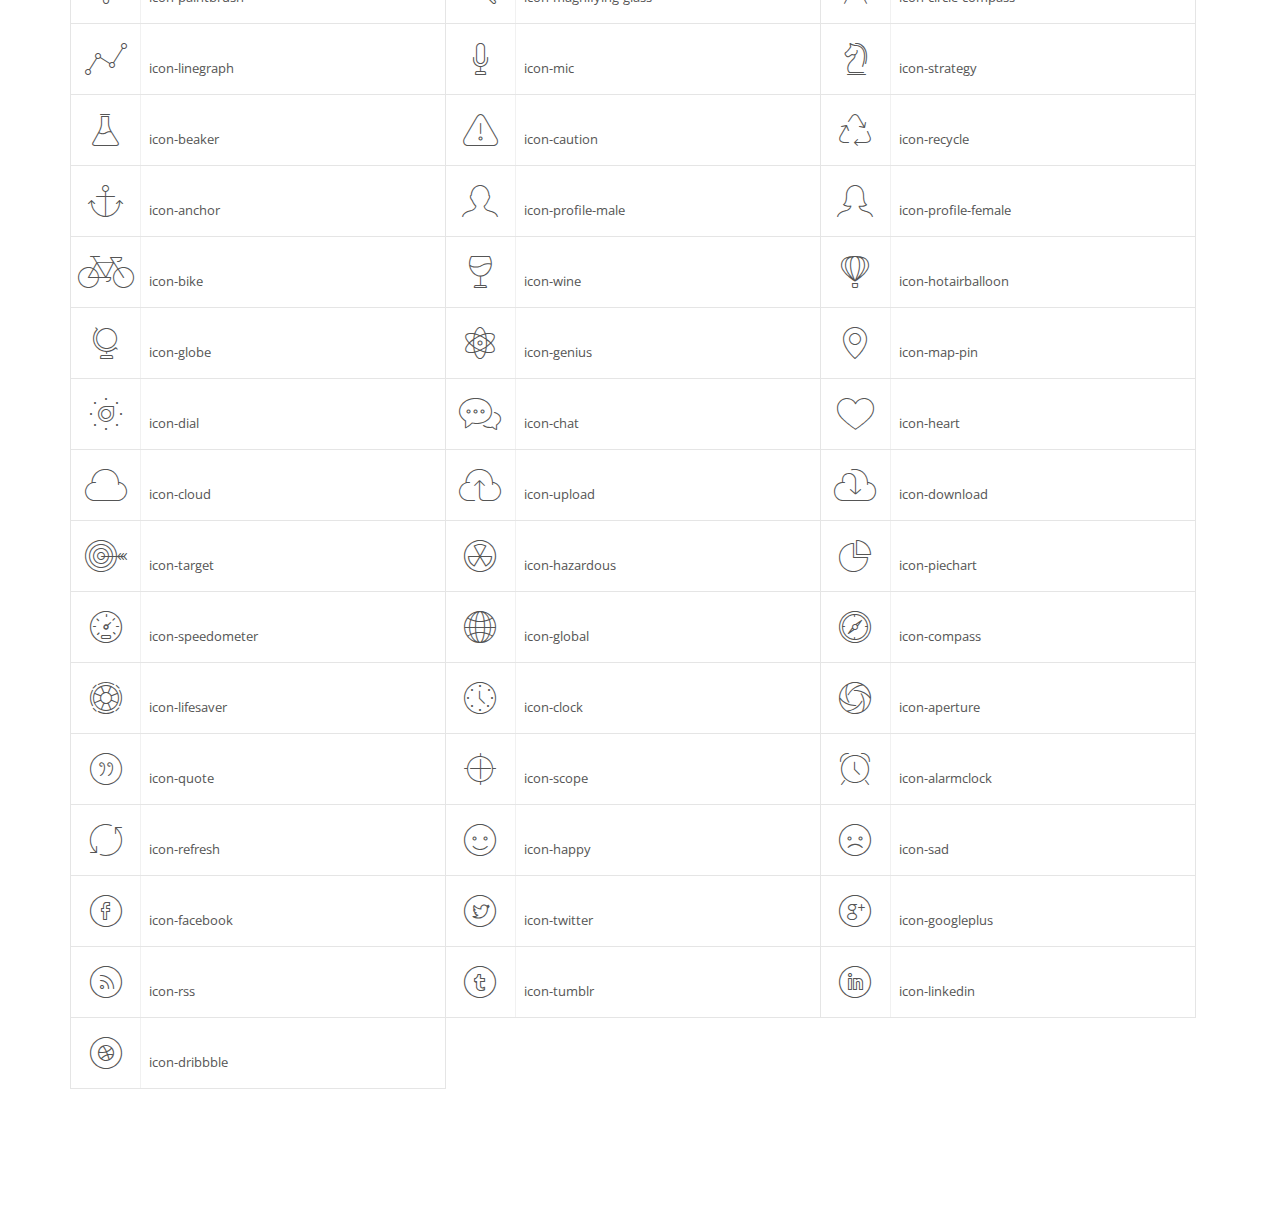
<file: 7_lesson/icons-guide/elements-icons-et.html>
<!DOCTYPE html>
<html>
    <head>
        <title></title>
        <meta name="description" content="">
        <meta name="keywords" content="">
        <meta charset="utf-8">
        <!--[if IE]><meta http-equiv='X-UA-Compatible' content='IE=edge,chrome=1'><![endif]-->
        <meta name="viewport" content="width=device-width, initial-scale=1.0, maximum-scale=1.0" />
        
        <!-- Favicons -->
        <link rel="shortcut icon" href="images/favicon.png">
        <link rel="apple-touch-icon" href="images/apple-touch-icon.png">
        <link rel="apple-touch-icon" sizes="72x72" href="images/apple-touch-icon-72x72.png">
        <link rel="apple-touch-icon" sizes="114x114" href="images/apple-touch-icon-114x114.png">
        
        <!-- CSS -->
        <link rel="stylesheet" href="css/bootstrap.min.css">
        <link rel="stylesheet" href="css/style.css">
        <link rel="stylesheet" href="css/style-responsive.css">
        <link rel="stylesheet" href="css/animate.min.css">
        <link rel="stylesheet" href="css/vertical-rhythm.min.css">
        <link rel="stylesheet" href="css/owl.carousel.css">
        <link rel="stylesheet" href="css/magnific-popup.css">        

        
    </head>
    <body class="appear-animate">
        
        <!-- Page Loader -->        
        <div class="page-loader">
            <div class="loader">Loading...</div>
        </div>
        <!-- End Page Loader -->
        
        <!-- Page Wrap -->
        <div class="page" id="top">
            
            <!-- Section -->
            <section class="page-section">
                <div class="container relative">
                    
                    <!-- Row -->
                    <div class="row">
                        <div class="col-md-8 col-md-offset-2 mb-30">
                            
                            <div class="section-text align-center">
                                <div class="row">
                                    <div class="col-md-8 col-md-offset-2">
                                        
                                        <div class="highlight">
                                            <pre><code class="html">&lt;span class=&quot;icon-heart&quot;&gt;&lt;/span&gt; icon-heart</code></pre>
                                        </div>
                                        
                                        <p>
                                            <strong class="small">Result:</strong>
                                            &nbsp;<span class="icon-heart"></span>
                                            fa-heart
                                        </p>
                                        
                                    </div>
                                </div>
                            </div>
                            
                        </div>
                    </div>
                    <!-- End Row -->
                    
                    <!-- Icon Classes -->
                    <div class="et-examples">
                        
                        <span class="box1"><span aria-hidden="true" class="icon-mobile"></span>&nbsp;icon-mobile</span>
                        <span class="box1"><span aria-hidden="true" class="icon-laptop"></span>&nbsp;icon-laptop</span>
                        <span class="box1"><span aria-hidden="true" class="icon-desktop"></span>&nbsp;icon-desktop</span>
                        <span class="box1"><span aria-hidden="true" class="icon-tablet"></span>&nbsp;icon-tablet</span>
                        <span class="box1"><span aria-hidden="true" class="icon-phone"></span>&nbsp;icon-phone</span>
                        <span class="box1"><span aria-hidden="true" class="icon-document"></span>&nbsp;icon-document</span>
                        <span class="box1"><span aria-hidden="true" class="icon-documents"></span>&nbsp;icon-documents</span>
                        <span class="box1"><span aria-hidden="true" class="icon-search"></span>&nbsp;icon-search</span>
                        <span class="box1"><span aria-hidden="true" class="icon-clipboard"></span>&nbsp;icon-clipboard</span>
                        <span class="box1"><span aria-hidden="true" class="icon-newspaper"></span>&nbsp;icon-newspaper</span>
                        <span class="box1"><span aria-hidden="true" class="icon-notebook"></span>&nbsp;icon-notebook</span>
                        <span class="box1"><span aria-hidden="true" class="icon-book-open"></span>&nbsp;icon-book-open</span>
                        <span class="box1"><span aria-hidden="true" class="icon-browser"></span>&nbsp;icon-browser</span>
                        <span class="box1"><span aria-hidden="true" class="icon-calendar"></span>&nbsp;icon-calendar</span>
                        <span class="box1"><span aria-hidden="true" class="icon-presentation"></span>&nbsp;icon-presentation</span>
                        <span class="box1"><span aria-hidden="true" class="icon-picture"></span>&nbsp;icon-picture</span>
                        <span class="box1"><span aria-hidden="true" class="icon-pictures"></span>&nbsp;icon-pictures</span>
                        <span class="box1"><span aria-hidden="true" class="icon-video"></span>&nbsp;icon-video</span>
                        <span class="box1"><span aria-hidden="true" class="icon-camera"></span>&nbsp;icon-camera</span>
                        <span class="box1"><span aria-hidden="true" class="icon-printer"></span>&nbsp;icon-printer</span>
                        <span class="box1"><span aria-hidden="true" class="icon-toolbox"></span>&nbsp;icon-toolbox</span>
                        <span class="box1"><span aria-hidden="true" class="icon-briefcase"></span>&nbsp;icon-briefcase</span>
                        <span class="box1"><span aria-hidden="true" class="icon-wallet"></span>&nbsp;icon-wallet</span>
                        <span class="box1"><span aria-hidden="true" class="icon-gift"></span>&nbsp;icon-gift</span>
                        <span class="box1"><span aria-hidden="true" class="icon-bargraph"></span>&nbsp;icon-bargraph</span>
                        <span class="box1"><span aria-hidden="true" class="icon-grid"></span>&nbsp;icon-grid</span>
                        <span class="box1"><span aria-hidden="true" class="icon-expand"></span>&nbsp;icon-expand</span>
                        <span class="box1"><span aria-hidden="true" class="icon-focus"></span>&nbsp;icon-focus</span>
                        <span class="box1"><span aria-hidden="true" class="icon-edit"></span>&nbsp;icon-edit</span>
                        <span class="box1"><span aria-hidden="true" class="icon-adjustments"></span>&nbsp;icon-adjustments</span>
                        <span class="box1"><span aria-hidden="true" class="icon-ribbon"></span>&nbsp;icon-ribbon</span>
                        <span class="box1"><span aria-hidden="true" class="icon-hourglass"></span>&nbsp;icon-hourglass</span>
                        <span class="box1"><span aria-hidden="true" class="icon-lock"></span>&nbsp;icon-lock</span>
                        <span class="box1"><span aria-hidden="true" class="icon-megaphone"></span>&nbsp;icon-megaphone</span>
                        <span class="box1"><span aria-hidden="true" class="icon-shield"></span>&nbsp;icon-shield</span>
                        <span class="box1"><span aria-hidden="true" class="icon-trophy"></span>&nbsp;icon-trophy</span>
                        <span class="box1"><span aria-hidden="true" class="icon-flag"></span>&nbsp;icon-flag</span>
                        <span class="box1"><span aria-hidden="true" class="icon-map"></span>&nbsp;icon-map</span>
                        <span class="box1"><span aria-hidden="true" class="icon-puzzle"></span>&nbsp;icon-puzzle</span>
                        <span class="box1"><span aria-hidden="true" class="icon-basket"></span>&nbsp;icon-basket</span>
                        <span class="box1"><span aria-hidden="true" class="icon-envelope"></span>&nbsp;icon-envelope</span>
                        <span class="box1"><span aria-hidden="true" class="icon-streetsign"></span>&nbsp;icon-streetsign</span>
                        <span class="box1"><span aria-hidden="true" class="icon-telescope"></span>&nbsp;icon-telescope</span>
                        <span class="box1"><span aria-hidden="true" class="icon-gears"></span>&nbsp;icon-gears</span>
                        <span class="box1"><span aria-hidden="true" class="icon-key"></span>&nbsp;icon-key</span>
                        <span class="box1"><span aria-hidden="true" class="icon-paperclip"></span>&nbsp;icon-paperclip</span>
                        <span class="box1"><span aria-hidden="true" class="icon-attachment"></span>&nbsp;icon-attachment</span>
                        <span class="box1"><span aria-hidden="true" class="icon-pricetags"></span>&nbsp;icon-pricetags</span>
                        <span class="box1"><span aria-hidden="true" class="icon-lightbulb"></span>&nbsp;icon-lightbulb</span>
                        <span class="box1"><span aria-hidden="true" class="icon-layers"></span>&nbsp;icon-layers</span>
                        <span class="box1"><span aria-hidden="true" class="icon-pencil"></span>&nbsp;icon-pencil</span>
                        <span class="box1"><span aria-hidden="true" class="icon-tools"></span>&nbsp;icon-tools</span>
                        <span class="box1"><span aria-hidden="true" class="icon-tools-2"></span>&nbsp;icon-tools-2</span>
                        <span class="box1"><span aria-hidden="true" class="icon-scissors"></span>&nbsp;icon-scissors</span>
                        <span class="box1"><span aria-hidden="true" class="icon-paintbrush"></span>&nbsp;icon-paintbrush</span>
                        <span class="box1"><span aria-hidden="true" class="icon-magnifying-glass"></span>&nbsp;icon-magnifying-glass</span>
                        <span class="box1"><span aria-hidden="true" class="icon-circle-compass"></span>&nbsp;icon-circle-compass</span>
                        <span class="box1"><span aria-hidden="true" class="icon-linegraph"></span>&nbsp;icon-linegraph</span>
                        <span class="box1"><span aria-hidden="true" class="icon-mic"></span>&nbsp;icon-mic</span>
                        <span class="box1"><span aria-hidden="true" class="icon-strategy"></span>&nbsp;icon-strategy</span>
                        <span class="box1"><span aria-hidden="true" class="icon-beaker"></span>&nbsp;icon-beaker</span>
                        <span class="box1"><span aria-hidden="true" class="icon-caution"></span>&nbsp;icon-caution</span>
                        <span class="box1"><span aria-hidden="true" class="icon-recycle"></span>&nbsp;icon-recycle</span>
                        <span class="box1"><span aria-hidden="true" class="icon-anchor"></span>&nbsp;icon-anchor</span>
                        <span class="box1"><span aria-hidden="true" class="icon-profile-male"></span>&nbsp;icon-profile-male</span>
                        <span class="box1"><span aria-hidden="true" class="icon-profile-female"></span>&nbsp;icon-profile-female</span>
                        <span class="box1"><span aria-hidden="true" class="icon-bike"></span>&nbsp;icon-bike</span>
                        <span class="box1"><span aria-hidden="true" class="icon-wine"></span>&nbsp;icon-wine</span>
                        <span class="box1"><span aria-hidden="true" class="icon-hotairballoon"></span>&nbsp;icon-hotairballoon</span>
                        <span class="box1"><span aria-hidden="true" class="icon-globe"></span>&nbsp;icon-globe</span>
                        <span class="box1"><span aria-hidden="true" class="icon-genius"></span>&nbsp;icon-genius</span>
                        <span class="box1"><span aria-hidden="true" class="icon-map-pin"></span>&nbsp;icon-map-pin</span>
                        <span class="box1"><span aria-hidden="true" class="icon-dial"></span>&nbsp;icon-dial</span>
                        <span class="box1"><span aria-hidden="true" class="icon-chat"></span>&nbsp;icon-chat</span>
                        <span class="box1"><span aria-hidden="true" class="icon-heart"></span>&nbsp;icon-heart</span>
                        <span class="box1"><span aria-hidden="true" class="icon-cloud"></span>&nbsp;icon-cloud</span>
                        <span class="box1"><span aria-hidden="true" class="icon-upload"></span>&nbsp;icon-upload</span>
                        <span class="box1"><span aria-hidden="true" class="icon-download"></span>&nbsp;icon-download</span>
                        <span class="box1"><span aria-hidden="true" class="icon-target"></span>&nbsp;icon-target</span>
                        <span class="box1"><span aria-hidden="true" class="icon-hazardous"></span>&nbsp;icon-hazardous</span>
                        <span class="box1"><span aria-hidden="true" class="icon-piechart"></span>&nbsp;icon-piechart</span>
                        <span class="box1"><span aria-hidden="true" class="icon-speedometer"></span>&nbsp;icon-speedometer</span>
                        <span class="box1"><span aria-hidden="true" class="icon-global"></span>&nbsp;icon-global</span>
                        <span class="box1"><span aria-hidden="true" class="icon-compass"></span>&nbsp;icon-compass</span>
                        <span class="box1"><span aria-hidden="true" class="icon-lifesaver"></span>&nbsp;icon-lifesaver</span>
                        <span class="box1"><span aria-hidden="true" class="icon-clock"></span>&nbsp;icon-clock</span>
                        <span class="box1"><span aria-hidden="true" class="icon-aperture"></span>&nbsp;icon-aperture</span>
                        <span class="box1"><span aria-hidden="true" class="icon-quote"></span>&nbsp;icon-quote</span>
                        <span class="box1"><span aria-hidden="true" class="icon-scope"></span>&nbsp;icon-scope</span>
                        <span class="box1"><span aria-hidden="true" class="icon-alarmclock"></span>&nbsp;icon-alarmclock</span>
                        <span class="box1"><span aria-hidden="true" class="icon-refresh"></span>&nbsp;icon-refresh</span>
                        <span class="box1"><span aria-hidden="true" class="icon-happy"></span>&nbsp;icon-happy</span>
                        <span class="box1"><span aria-hidden="true" class="icon-sad"></span>&nbsp;icon-sad</span>
                        <span class="box1"><span aria-hidden="true" class="icon-facebook"></span>&nbsp;icon-facebook</span>
                        <span class="box1"><span aria-hidden="true" class="icon-twitter"></span>&nbsp;icon-twitter</span>
                        <span class="box1"><span aria-hidden="true" class="icon-googleplus"></span>&nbsp;icon-googleplus</span>
                        <span class="box1"><span aria-hidden="true" class="icon-rss"></span>&nbsp;icon-rss</span>
                        <span class="box1"><span aria-hidden="true" class="icon-tumblr"></span>&nbsp;icon-tumblr</span>
                        <span class="box1"><span aria-hidden="true" class="icon-linkedin"></span>&nbsp;icon-linkedin</span>
                        <span class="box1"><span aria-hidden="true" class="icon-dribbble"></span>&nbsp;icon-dribbble</span>
                            
                    </div>
                    <!-- End Icon Classes-->
                    
                    
               </div>
            </section>
            <!-- End Section -->
        
        </div>
        <!-- End Page Wrap -->
        
        
        <!-- JS -->
        <script type="text/javascript" src="js/jquery-1.11.2.min.js"></script>
        <script type="text/javascript" src="js/bootstrap.min.js"></script>        
        <script type="text/javascript" src="js/all.js"></script>
    </body>
</html>
</file>
<file: 1_lesson/www/css/style.css>
html, body {
    margin:0;
    padding: 0;

}
img {
    width: 20em;
    float: left;
    margin-right: 20px;
    box-shadow: 5px 5px 15px #BF66AB;
}
article {
    max-width: 1200px;
    margin: 150px auto;
    padding: 10px;
    border-radius: 10px;
    background: #32c3fc;
    background: -moz-linear-gradient(-45deg, #32c3fc 0%, #378ed6 44%, #448dc9 48%, #a93cf2 100%);
    background: -webkit-linear-gradient(-45deg, #32c3fc 0%,#378ed6 44%,#448dc9 48%,#a93cf2 100%);
    background: linear-gradient(135deg, #32c3fc 0%,#378ed6 44%,#448dc9 48%,#a93cf2 100%);
    filter: progid:DXImageTransform.Microsoft.gradient( startColorstr='#32c3fc', endColorstr='#a93cf2',GradientType=1 );
}
p {
    text-indent: 1.5em;
    text-align: justify;
}
span {
    background-color: #FFFF00;
}
ul {
    display: flex;
    justify-content: space-around;
    list-style-type: none;
    padding: 0;
}
a {
    text-decoration: none;
    color: #FFFFFF;
}
a:hover {
    text-decoration: underline;
}
</file>
<file: 3_lesson/www/css/style.css>
*{
	-webkit-box-sizing: border-box;
	        box-sizing: border-box;
	        /* outline: 1px solid red; */
}
body {
	margin: 0;
	color: #212121;
	font: 400 12px/1 'Roboto', sans-serif;
}
h1, h2, h3, h4, h5, h6, p {
	margin: 0;
}
ul, ol {
	margin: 0;
	padding: 0;
	list-style: none;
}
a {
	color: inherit;
	text-decoration: none;
}
.container {
	max-width: 1170px;
	margin: 0 auto;
	padding: 0 15px;
}
.header {
	overflow: hidden;
	padding: 20px 0;
	border-bottom: 2px solid #00e9ba;
	position: fixed;
	width: 100%;
	top: 0;
	background-color: #fff;
	box-shadow: 0 3px 20px rgba(0, 0, 0, 0.2);
	z-index: 99;
}
.main {
	padding-top: 86px;
}
.logo {
	float: left;
}
.header-nav {
	float: right;
}
.header-nav li{
	float: left;
	font-size: 16px;
	font-weight: 700;
	line-height: 44px;
}
.header-nav li::before{
	content: '';
	display: inline-block;
	width: 10px;
	height: 10px;
	border-radius: 50%;
	background-color: #00e9ba;
}
.header-nav li + li {
	margin-left: 30px;
}
.header-nav li a:hover {
	color: #00e9ba;
}
.standart-section {
	padding-top: 80px;
	padding-bottom: 50px;
}
.title {
	text-align: center;
	font-weight: 900;
	text-transform: uppercase;
	font-size: 30px;
	margin-bottom: 75px;
}
.lesson-row{
	margin: 0 -15px;
}
.lesson-col{
	width: 33.33%;
	padding: 0 15px;
	float: left;
	margin-bottom: 90px;
}
.lesson .lesson-bg{
	display: block;
	height: 366px;
	background-color: #fbfbfb;
}
.lesson{
	-webkit-box-shadow: 0 13px 27px rgba(0, 0, 0, 0.13);
	box-shadow: 0 13px 27px rgba(0, 0, 0, 0.13);
	position: relative;
}
.hit-lesson::before, .new-lesson::before{
	content: 'Hit';
	padding: 10px 35px;
	background-color: #fffd00;
	color: #212121;
	font-size: 16px;
	position: absolute;
	top: 50px;
	left: 0;
}
.new-lesson::before{
	content: 'New';
	background-color: #10FF11;
}
.lesson-start-date {
	width: 84px;
	background-color: #fdd835;
	font-size: 16px;
	line-height: 1.25;
	text-align: center;
	padding: 22px 12px;
	border-radius: 50%;
	box-shadow: 0 8px 15px rgba(0, 0, 0, 0.13);
	position: absolute;
	right: 20px;
	top: -40px;

}
.lesson .lesson-bg.angular{
	background: url("../img/lesson-angular-bg.png") no-repeat center;
}
.lesson .lesson-bg.ppc{
	background: url("../img/lesson-ppc-bg.png") no-repeat center;
}
.lesson-description{
	padding: 20px;
}
.lesson-description .lesson-title{
	font-size: 20px;
	font-weight: 700;
	text-transform: uppercase;
	margin-bottom: 20px;
}
.lesson-description .lesson-price{
	font-size: 30px;
	font-weight: 700;
	color: #00e9ba;
	text-align: right;
}
.about-us-text{
	font-size: 13px;
	line-height: 1.3;
	padding: 0 100px;
}
.text-center{
	text-align: center;
}
.btn-row{
	margin-top: 50px;
}
.btn{
	display: inline-block;
	padding: 16px 60px;
	font-size: 14px;
	font-weight: 400;
	border: 2px solid transparent;
	-webkit-border-radius: 50px;
	-moz-border-radius: 50px;
	border-radius: 50px;
	cursor: pointer;
}
.btn-default{
	background-color: #fffd00;
	border-color: #fffd00;
	color: #212121;
	box-shadow: 0 8px 15px rgba(255, 253, 0, 0.5);
}
.btn.btn-default:hover,
.btn.btn-succes:hover,
.btn.btn-warning:hover{
	background-color: #fff;
}
.btn.btn-succes{
	background-color: #10FF11;
	border-color: #10FF11;
	box-shadow: 0 8px 15px rgba(16, 255, 17, 0.5);
}
.btn.btn-warning{
	background-color: #ef0606;
	border-color: #ef0606;
	box-shadow: 0 8px 15px rgba(248, 128, 158, 0.5);
}
.btn + .btn{
	margin-left: 20px;
}
</file>
<file: 6_lesson/hw6/css/et-line.css>
@font-face {
	font-family: 'et-line';
	src:url('../fonts/et-line.eot');
	src:url('../fonts/et-line.eot?#iefix') format('embedded-opentype'),
		url('../fonts/et-line.woff') format('woff'),
		url('../fonts/et-line.ttf') format('truetype'),
		url('../fonts/et-line.svg#et-line') format('svg');
	font-weight: normal;
	font-style: normal;
}

/* Use the following CSS code if you want to use data attributes for inserting your icons */
[data-icon]:before {
	font-family: 'et-line';
	content: attr(data-icon);
	speak: none;
	font-weight: normal;
	font-variant: normal;
	text-transform: none;
	line-height: 1;
	-webkit-font-smoothing: antialiased;
	-moz-osx-font-smoothing: grayscale;
	display:inline-block;
}

/* Use the following CSS code if you want to have a class per icon */
/*
Instead of a list of all class selectors,
you can use the generic selector below, but it's slower:
[class*="icon-"] {
*/
.icon-mobile, .icon-laptop, .icon-desktop, .icon-tablet, .icon-phone, .icon-document, .icon-documents, .icon-search, .icon-clipboard, .icon-newspaper, .icon-notebook, .icon-book-open, .icon-browser, .icon-calendar, .icon-presentation, .icon-picture, .icon-pictures, .icon-video, .icon-camera, .icon-printer, .icon-toolbox, .icon-briefcase, .icon-wallet, .icon-gift, .icon-bargraph, .icon-grid, .icon-expand, .icon-focus, .icon-edit, .icon-adjustments, .icon-ribbon, .icon-hourglass, .icon-lock, .icon-megaphone, .icon-shield, .icon-trophy, .icon-flag, .icon-map, .icon-puzzle, .icon-basket, .icon-envelope, .icon-streetsign, .icon-telescope, .icon-gears, .icon-key, .icon-paperclip, .icon-attachment, .icon-pricetags, .icon-lightbulb, .icon-layers, .icon-pencil, .icon-tools, .icon-tools-2, .icon-scissors, .icon-paintbrush, .icon-magnifying-glass, .icon-circle-compass, .icon-linegraph, .icon-mic, .icon-strategy, .icon-beaker, .icon-caution, .icon-recycle, .icon-anchor, .icon-profile-male, .icon-profile-female, .icon-bike, .icon-wine, .icon-hotairballoon, .icon-globe, .icon-genius, .icon-map-pin, .icon-dial, .icon-chat, .icon-heart, .icon-cloud, .icon-upload, .icon-download, .icon-target, .icon-hazardous, .icon-piechart, .icon-speedometer, .icon-global, .icon-compass, .icon-lifesaver, .icon-clock, .icon-aperture, .icon-quote, .icon-scope, .icon-alarmclock, .icon-refresh, .icon-happy, .icon-sad, .icon-facebook, .icon-twitter, .icon-googleplus, .icon-rss, .icon-tumblr, .icon-linkedin, .icon-dribbble {
	font-family: 'et-line';
	speak: none;
	font-style: normal;
	font-weight: normal;
	font-variant: normal;
	text-transform: none;
	line-height: 1;
	-webkit-font-smoothing: antialiased;
	-moz-osx-font-smoothing: grayscale;
	display:inline-block;
}
.icon-mobile:before {
	content: "\e000";
}
.icon-laptop:before {
	content: "\e001";
}
.icon-desktop:before {
	content: "\e002";
}
.icon-tablet:before {
	content: "\e003";
}
.icon-phone:before {
	content: "\e004";
}
.icon-document:before {
	content: "\e005";
}
.icon-documents:before {
	content: "\e006";
}
.icon-search:before {
	content: "\e007";
}
.icon-clipboard:before {
	content: "\e008";
}
.icon-newspaper:before {
	content: "\e009";
}
.icon-notebook:before {
	content: "\e00a";
}
.icon-book-open:before {
	content: "\e00b";
}
.icon-browser:before {
	content: "\e00c";
}
.icon-calendar:before {
	content: "\e00d";
}
.icon-presentation:before {
	content: "\e00e";
}
.icon-picture:before {
	content: "\e00f";
}
.icon-pictures:before {
	content: "\e010";
}
.icon-video:before {
	content: "\e011";
}
.icon-camera:before {
	content: "\e012";
}
.icon-printer:before {
	content: "\e013";
}
.icon-toolbox:before {
	content: "\e014";
}
.icon-briefcase:before {
	content: "\e015";
}
.icon-wallet:before {
	content: "\e016";
}
.icon-gift:before {
	content: "\e017";
}
.icon-bargraph:before {
	content: "\e018";
}
.icon-grid:before {
	content: "\e019";
}
.icon-expand:before {
	content: "\e01a";
}
.icon-focus:before {
	content: "\e01b";
}
.icon-edit:before {
	content: "\e01c";
}
.icon-adjustments:before {
	content: "\e01d";
}
.icon-ribbon:before {
	content: "\e01e";
}
.icon-hourglass:before {
	content: "\e01f";
}
.icon-lock:before {
	content: "\e020";
}
.icon-megaphone:before {
	content: "\e021";
}
.icon-shield:before {
	content: "\e022";
}
.icon-trophy:before {
	content: "\e023";
}
.icon-flag:before {
	content: "\e024";
}
.icon-map:before {
	content: "\e025";
}
.icon-puzzle:before {
	content: "\e026";
}
.icon-basket:before {
	content: "\e027";
}
.icon-envelope:before {
	content: "\e028";
}
.icon-streetsign:before {
	content: "\e029";
}
.icon-telescope:before {
	content: "\e02a";
}
.icon-gears:before {
	content: "\e02b";
}
.icon-key:before {
	content: "\e02c";
}
.icon-paperclip:before {
	content: "\e02d";
}
.icon-attachment:before {
	content: "\e02e";
}
.icon-pricetags:before {
	content: "\e02f";
}
.icon-lightbulb:before {
	content: "\e030";
}
.icon-layers:before {
	content: "\e031";
}
.icon-pencil:before {
	content: "\e032";
}
.icon-tools:before {
	content: "\e033";
}
.icon-tools-2:before {
	content: "\e034";
}
.icon-scissors:before {
	content: "\e035";
}
.icon-paintbrush:before {
	content: "\e036";
}
.icon-magnifying-glass:before {
	content: "\e037";
}
.icon-circle-compass:before {
	content: "\e038";
}
.icon-linegraph:before {
	content: "\e039";
}
.icon-mic:before {
	content: "\e03a";
}
.icon-strategy:before {
	content: "\e03b";
}
.icon-beaker:before {
	content: "\e03c";
}
.icon-caution:before {
	content: "\e03d";
}
.icon-recycle:before {
	content: "\e03e";
}
.icon-anchor:before {
	content: "\e03f";
}
.icon-profile-male:before {
	content: "\e040";
}
.icon-profile-female:before {
	content: "\e041";
}
.icon-bike:before {
	content: "\e042";
}
.icon-wine:before {
	content: "\e043";
}
.icon-hotairballoon:before {
	content: "\e044";
}
.icon-globe:before {
	content: "\e045";
}
.icon-genius:before {
	content: "\e046";
}
.icon-map-pin:before {
	content: "\e047";
}
.icon-dial:before {
	content: "\e048";
}
.icon-chat:before {
	content: "\e049";
}
.icon-heart:before {
	content: "\e04a";
}
.icon-cloud:before {
	content: "\e04b";
}
.icon-upload:before {
	content: "\e04c";
}
.icon-download:before {
	content: "\e04d";
}
.icon-target:before {
	content: "\e04e";
}
.icon-hazardous:before {
	content: "\e04f";
}
.icon-piechart:before {
	content: "\e050";
}
.icon-speedometer:before {
	content: "\e051";
}
.icon-global:before {
	content: "\e052";
}
.icon-compass:before {
	content: "\e053";
}
.icon-lifesaver:before {
	content: "\e054";
}
.icon-clock:before {
	content: "\e055";
}
.icon-aperture:before {
	content: "\e056";
}
.icon-quote:before {
	content: "\e057";
}
.icon-scope:before {
	content: "\e058";
}
.icon-alarmclock:before {
	content: "\e059";
}
.icon-refresh:before {
	content: "\e05a";
}
.icon-happy:before {
	content: "\e05b";
}
.icon-sad:before {
	content: "\e05c";
}
.icon-facebook:before {
	content: "\e05d";
}
.icon-twitter:before {
	content: "\e05e";
}
.icon-googleplus:before {
	content: "\e05f";
}
.icon-rss:before {
	content: "\e060";
}
.icon-tumblr:before {
	content: "\e061";
}
.icon-linkedin:before {
	content: "\e062";
}
.icon-dribbble:before {
	content: "\e063";
}
</file>
<file: 6_lesson/hw6/css/style.css>
*{
	box-sizing: border-box;
	/*outline: 1px solid red;*/
}
body{
	margin: 0;
	color: #111;
	font: 300 12px/1 "Open Sans", sans-serif;
}
h1, h2, h3, h4, h5, h6, p{
	margin: 0;
}
ul, ol{
	margin: 0;
	padding: 0;
	list-style: none;
}
a{
	color: inherit;
	text-decoration: none;
}
img{
	min-width: 100%;
}
.text-center{
	text-align: center;
}

/*DEFAULT COMPONENT STYLE START*/
.default-section{
	padding: 140px 0;
}
.title{
	font-family: 'Dosis', sans-serif;
	font-size: 18px;
	font-weight: 400;
	text-transform: uppercase;
	letter-spacing: .5em;
	margin-bottom: 75px;
}
.title.color-white{
	color: #ffffff;
}
.title.text-light{
	font-weight: 300;
}
.box{
	height: 50px;
}
blockquote{
	padding: 0;
	margin: 0;
	border: none;
	font-size: 24px;
	color: #777;
	line-height: 1.6;
}
blockquote span{
	font-size: 11px;
	font-weight: 400;
	letter-spacing: .2em;
}
.text-section{
	font-size: 15px;
	line-height: 1.73;
}
/*DEFAULT COMPONENT STYLE END*/
/*HEADER STYLE START*/
.header{
	position: absolute;
	top: 0;
	left: 0;
	width: 100%;
	overflow: hidden;
	padding: 27px 31px 0 28px;
	background-color: #131313;
	z-index: 9;
}
.header-nav li{
	display: inline-block;
	text-transform: uppercase;
}
.header-nav li a{
	font-size: 11px;
	text-decoration: none;
	letter-spacing: 3px;
	line-height: 21px;
	color: #ffffff;
	opacity: .75;
}
.header-nav li a:hover{
	opacity: 1;
}
.header-nav li + li{
	margin-left: 35px;
}
/*HEADER STYLE END*/

/*MAIN STYLE START*/
.inner{
	position: relative;
	background-color: #131313;
	height: 100vh;
	padding-top: 48px;
	text-align: center;
}
.inner::before{
	content: '';
	display: inline-block;
	height: 100%;
	vertical-align: middle;
	margin-left: -4px;
}
.inner-content{
	display: inline-block;
	color: #fefefe;
	vertical-align: middle;
}
.inner-content h6{
	font-family: "Dosis", sans-serif;
	font-size: 30px;
	font-weight: 300;
	letter-spacing: 1.7em;
	text-transform: uppercase;
}
.inner-content span{
	display: block;
	margin-top: 100px;
	font-size: 19px;
	opacity: .2;
}
.our-team{
	margin-top: 100px;
}
.team-item-img{
	position: relative;
}
.team-item-info{
	padding: 25px 5px 0;
	font-family: "Dosis", sans-serif;
	color: #777;
	font-weight: 400;
	text-transform: uppercase;
	letter-spacing: .4em;
}
.team-item-info span{
	display: block;
}
.team-item-info span.team-item-name{
	font-size: 15px;
	margin-bottom: 12px;
}
.team-item-info span.team-item-role{
	font-size: 12px;
}
.team-item-skills{
	opacity: 0;
	position: absolute;
	top: 0;
	right: 0;
	bottom: 0;
	left: 0;
	background-color: lightgray;
	transition: opacity .3s linear;
}
.team-item-img:hover .team-item-skills{
	opacity: 1;
}

/*WHY CHOOSE US START*/
.why-choose-us-item{
	margin-bottom: 60px;
}
.why-choose-us-item span{
	font-size: 48px;
}
.why-choose-us-description h6{
	padding: 35px;
	font-family: "Dosis", sans-serif;
	font-size: 14px;
	font-weight: 400;
	text-transform: uppercase;
	letter-spacing: .4em;
	color: #111111;
}
.why-choose-us-description p{
	font-size: 14px;
	line-height: 1.85;
	text-align: left;
}

/*WHY CHOOSE US END*/



/*MAIN STYLE END*/
</file>
<file: 6_lesson/www/css/et-line.css>
@font-face {
	font-family: 'et-line';
	src:url('../fonts/et-line.eot');
	src:url('../fonts/et-line.eot?#iefix') format('embedded-opentype'),
		url('../fonts/et-line.woff') format('woff'),
		url('../fonts/et-line.ttf') format('truetype'),
		url('../fonts/et-line.svg#et-line') format('svg');
	font-weight: normal;
	font-style: normal;
}

/* Use the following CSS code if you want to use data attributes for inserting your icons */
[data-icon]:before {
	font-family: 'et-line';
	content: attr(data-icon);
	speak: none;
	font-weight: normal;
	font-variant: normal;
	text-transform: none;
	line-height: 1;
	-webkit-font-smoothing: antialiased;
	-moz-osx-font-smoothing: grayscale;
	display:inline-block;
}

/* Use the following CSS code if you want to have a class per icon */
/*
Instead of a list of all class selectors,
you can use the generic selector below, but it's slower:
[class*="icon-"] {
*/
.icon-mobile, .icon-laptop, .icon-desktop, .icon-tablet, .icon-phone, .icon-document, .icon-documents, .icon-search, .icon-clipboard, .icon-newspaper, .icon-notebook, .icon-book-open, .icon-browser, .icon-calendar, .icon-presentation, .icon-picture, .icon-pictures, .icon-video, .icon-camera, .icon-printer, .icon-toolbox, .icon-briefcase, .icon-wallet, .icon-gift, .icon-bargraph, .icon-grid, .icon-expand, .icon-focus, .icon-edit, .icon-adjustments, .icon-ribbon, .icon-hourglass, .icon-lock, .icon-megaphone, .icon-shield, .icon-trophy, .icon-flag, .icon-map, .icon-puzzle, .icon-basket, .icon-envelope, .icon-streetsign, .icon-telescope, .icon-gears, .icon-key, .icon-paperclip, .icon-attachment, .icon-pricetags, .icon-lightbulb, .icon-layers, .icon-pencil, .icon-tools, .icon-tools-2, .icon-scissors, .icon-paintbrush, .icon-magnifying-glass, .icon-circle-compass, .icon-linegraph, .icon-mic, .icon-strategy, .icon-beaker, .icon-caution, .icon-recycle, .icon-anchor, .icon-profile-male, .icon-profile-female, .icon-bike, .icon-wine, .icon-hotairballoon, .icon-globe, .icon-genius, .icon-map-pin, .icon-dial, .icon-chat, .icon-heart, .icon-cloud, .icon-upload, .icon-download, .icon-target, .icon-hazardous, .icon-piechart, .icon-speedometer, .icon-global, .icon-compass, .icon-lifesaver, .icon-clock, .icon-aperture, .icon-quote, .icon-scope, .icon-alarmclock, .icon-refresh, .icon-happy, .icon-sad, .icon-facebook, .icon-twitter, .icon-googleplus, .icon-rss, .icon-tumblr, .icon-linkedin, .icon-dribbble {
	font-family: 'et-line';
	speak: none;
	font-style: normal;
	font-weight: normal;
	font-variant: normal;
	text-transform: none;
	line-height: 1;
	-webkit-font-smoothing: antialiased;
	-moz-osx-font-smoothing: grayscale;
	display:inline-block;
}
.icon-mobile:before {
	content: "\e000";
}
.icon-laptop:before {
	content: "\e001";
}
.icon-desktop:before {
	content: "\e002";
}
.icon-tablet:before {
	content: "\e003";
}
.icon-phone:before {
	content: "\e004";
}
.icon-document:before {
	content: "\e005";
}
.icon-documents:before {
	content: "\e006";
}
.icon-search:before {
	content: "\e007";
}
.icon-clipboard:before {
	content: "\e008";
}
.icon-newspaper:before {
	content: "\e009";
}
.icon-notebook:before {
	content: "\e00a";
}
.icon-book-open:before {
	content: "\e00b";
}
.icon-browser:before {
	content: "\e00c";
}
.icon-calendar:before {
	content: "\e00d";
}
.icon-presentation:before {
	content: "\e00e";
}
.icon-picture:before {
	content: "\e00f";
}
.icon-pictures:before {
	content: "\e010";
}
.icon-video:before {
	content: "\e011";
}
.icon-camera:before {
	content: "\e012";
}
.icon-printer:before {
	content: "\e013";
}
.icon-toolbox:before {
	content: "\e014";
}
.icon-briefcase:before {
	content: "\e015";
}
.icon-wallet:before {
	content: "\e016";
}
.icon-gift:before {
	content: "\e017";
}
.icon-bargraph:before {
	content: "\e018";
}
.icon-grid:before {
	content: "\e019";
}
.icon-expand:before {
	content: "\e01a";
}
.icon-focus:before {
	content: "\e01b";
}
.icon-edit:before {
	content: "\e01c";
}
.icon-adjustments:before {
	content: "\e01d";
}
.icon-ribbon:before {
	content: "\e01e";
}
.icon-hourglass:before {
	content: "\e01f";
}
.icon-lock:before {
	content: "\e020";
}
.icon-megaphone:before {
	content: "\e021";
}
.icon-shield:before {
	content: "\e022";
}
.icon-trophy:before {
	content: "\e023";
}
.icon-flag:before {
	content: "\e024";
}
.icon-map:before {
	content: "\e025";
}
.icon-puzzle:before {
	content: "\e026";
}
.icon-basket:before {
	content: "\e027";
}
.icon-envelope:before {
	content: "\e028";
}
.icon-streetsign:before {
	content: "\e029";
}
.icon-telescope:before {
	content: "\e02a";
}
.icon-gears:before {
	content: "\e02b";
}
.icon-key:before {
	content: "\e02c";
}
.icon-paperclip:before {
	content: "\e02d";
}
.icon-attachment:before {
	content: "\e02e";
}
.icon-pricetags:before {
	content: "\e02f";
}
.icon-lightbulb:before {
	content: "\e030";
}
.icon-layers:before {
	content: "\e031";
}
.icon-pencil:before {
	content: "\e032";
}
.icon-tools:before {
	content: "\e033";
}
.icon-tools-2:before {
	content: "\e034";
}
.icon-scissors:before {
	content: "\e035";
}
.icon-paintbrush:before {
	content: "\e036";
}
.icon-magnifying-glass:before {
	content: "\e037";
}
.icon-circle-compass:before {
	content: "\e038";
}
.icon-linegraph:before {
	content: "\e039";
}
.icon-mic:before {
	content: "\e03a";
}
.icon-strategy:before {
	content: "\e03b";
}
.icon-beaker:before {
	content: "\e03c";
}
.icon-caution:before {
	content: "\e03d";
}
.icon-recycle:before {
	content: "\e03e";
}
.icon-anchor:before {
	content: "\e03f";
}
.icon-profile-male:before {
	content: "\e040";
}
.icon-profile-female:before {
	content: "\e041";
}
.icon-bike:before {
	content: "\e042";
}
.icon-wine:before {
	content: "\e043";
}
.icon-hotairballoon:before {
	content: "\e044";
}
.icon-globe:before {
	content: "\e045";
}
.icon-genius:before {
	content: "\e046";
}
.icon-map-pin:before {
	content: "\e047";
}
.icon-dial:before {
	content: "\e048";
}
.icon-chat:before {
	content: "\e049";
}
.icon-heart:before {
	content: "\e04a";
}
.icon-cloud:before {
	content: "\e04b";
}
.icon-upload:before {
	content: "\e04c";
}
.icon-download:before {
	content: "\e04d";
}
.icon-target:before {
	content: "\e04e";
}
.icon-hazardous:before {
	content: "\e04f";
}
.icon-piechart:before {
	content: "\e050";
}
.icon-speedometer:before {
	content: "\e051";
}
.icon-global:before {
	content: "\e052";
}
.icon-compass:before {
	content: "\e053";
}
.icon-lifesaver:before {
	content: "\e054";
}
.icon-clock:before {
	content: "\e055";
}
.icon-aperture:before {
	content: "\e056";
}
.icon-quote:before {
	content: "\e057";
}
.icon-scope:before {
	content: "\e058";
}
.icon-alarmclock:before {
	content: "\e059";
}
.icon-refresh:before {
	content: "\e05a";
}
.icon-happy:before {
	content: "\e05b";
}
.icon-sad:before {
	content: "\e05c";
}
.icon-facebook:before {
	content: "\e05d";
}
.icon-twitter:before {
	content: "\e05e";
}
.icon-googleplus:before {
	content: "\e05f";
}
.icon-rss:before {
	content: "\e060";
}
.icon-tumblr:before {
	content: "\e061";
}
.icon-linkedin:before {
	content: "\e062";
}
.icon-dribbble:before {
	content: "\e063";
}
</file>
<file: 6_lesson/www/css/style.css>
*{
	box-sizing: border-box;
}
body{
	margin: 0;
	color: #111;
	font: 300 12px/1 "Open Sans", sans-serif;
}
h1, h2, h3, h4, h5, h6, p{
	margin: 0;
}
ul, ol{
	margin: 0;
	padding: 0;
	list-style: none;
}
a{
	color: inherit;
	text-decoration: none;
}
img{
	min-width: 100%;
}

/*DEFAULT COMPONENT STYLE START*/
.default-section{
	padding: 140px 0;
}
.title{
	font-family: 'Dosis', sans-serif;
	font-size: 18px;
	font-weight: 400;
	text-transform: uppercase;
	letter-spacing: .5em;
	margin-bottom: 75px;
}
.title.color-white{
	color: #ffffff;
}
.title.text-light{
	font-weight: 300;
}
.box{
	height: 50px;
}
blockquote{
	padding: 0;
	margin: 0;
	border: none;
	font-size: 24px;
	color: #777;
	line-height: 1.6em;
}
blockquote span{
	font-size: 11px;
	font-weight: 400;
}
.text-section{
	font-size: 15px;
	line-height: 1.73;
}
/*DEFAULT COMPONENT STYLE END*/
/*HEADER STYLE START*/



/*HEADER STYLE END*/
/*MAIN STYLE START*/
.our-team{
	margin-top: 100px;
}
.team-item-img{
	position: relative;
}
.team-item-info{
	padding: 25px 5px 0;
	font-family: "Dosis", sans-serif;
	color: #777;
	font-weight: 400;
	text-transform: uppercase;
	letter-spacing: .4em;
}
.team-item-info span{
	display: block;
}
.team-item-info span.team-item-name{
	font-size: 15px;
	margin-bottom: 12px;
}
.team-item-info span.team-item-role{
	font-size: 12px;
}
.team-item-skills{
	opacity: 0;
	position: absolute;
	top: 0;
	right: 0;
	bottom: 0;
	left: 0;
	background-color: lightgray;
	transition: opacity .3s linear;
}
.team-item-img:hover .team-item-skills{
	opacity: 1;
}

/*SERVICES START*/
.border-top{
	border-top: 1px solid #ececec;

}
.nav-tabs>li{
	width: 20%;
	text-align: center;
	opacity: .8;
}
.nav-tabs>li>a,
.nav-tabs>li>a.active,
.nav-tabs>li.active>a:hover,
.nav-tabs>li.active>a:focus{
	padding: 0;
	margin: 0;
	border: none;
	opacity: .8;
	background-color: transparent;
	color: #111;
}
.nav-tabs>li.active>a:hover,
.nav-tabs>li.active>a{
	opacity: 1;
}
.nav-tabs li .tablist-title{
	display: block;
	font-size: 14px;
	font-weight: 400;
	letter-spacing: .4em;
	text-transform: lowercase;
	font-family: "Dosis", sans-serif;
	font-variant:small-caps;
	margin-top: 35px;
}
.nav-tabs li .icon{
	font-size: 48px;
}
/*SERVICES END*/

/*MAIN STYLE END*/
</file>
<file: 7_lesson/hw6/css/et-line.css>
@font-face {
	font-family: 'et-line';
	src:url('../fonts/et-line.eot');
	src:url('../fonts/et-line.eot?#iefix') format('embedded-opentype'),
		url('../fonts/et-line.woff') format('woff'),
		url('../fonts/et-line.ttf') format('truetype'),
		url('../fonts/et-line.svg#et-line') format('svg');
	font-weight: normal;
	font-style: normal;
}

/* Use the following CSS code if you want to use data attributes for inserting your icons */
[data-icon]:before {
	font-family: 'et-line';
	content: attr(data-icon);
	speak: none;
	font-weight: normal;
	font-variant: normal;
	text-transform: none;
	line-height: 1;
	-webkit-font-smoothing: antialiased;
	-moz-osx-font-smoothing: grayscale;
	display:inline-block;
}

/* Use the following CSS code if you want to have a class per icon */
/*
Instead of a list of all class selectors,
you can use the generic selector below, but it's slower:
[class*="icon-"] {
*/
.icon-mobile, .icon-laptop, .icon-desktop, .icon-tablet, .icon-phone, .icon-document, .icon-documents, .icon-search, .icon-clipboard, .icon-newspaper, .icon-notebook, .icon-book-open, .icon-browser, .icon-calendar, .icon-presentation, .icon-picture, .icon-pictures, .icon-video, .icon-camera, .icon-printer, .icon-toolbox, .icon-briefcase, .icon-wallet, .icon-gift, .icon-bargraph, .icon-grid, .icon-expand, .icon-focus, .icon-edit, .icon-adjustments, .icon-ribbon, .icon-hourglass, .icon-lock, .icon-megaphone, .icon-shield, .icon-trophy, .icon-flag, .icon-map, .icon-puzzle, .icon-basket, .icon-envelope, .icon-streetsign, .icon-telescope, .icon-gears, .icon-key, .icon-paperclip, .icon-attachment, .icon-pricetags, .icon-lightbulb, .icon-layers, .icon-pencil, .icon-tools, .icon-tools-2, .icon-scissors, .icon-paintbrush, .icon-magnifying-glass, .icon-circle-compass, .icon-linegraph, .icon-mic, .icon-strategy, .icon-beaker, .icon-caution, .icon-recycle, .icon-anchor, .icon-profile-male, .icon-profile-female, .icon-bike, .icon-wine, .icon-hotairballoon, .icon-globe, .icon-genius, .icon-map-pin, .icon-dial, .icon-chat, .icon-heart, .icon-cloud, .icon-upload, .icon-download, .icon-target, .icon-hazardous, .icon-piechart, .icon-speedometer, .icon-global, .icon-compass, .icon-lifesaver, .icon-clock, .icon-aperture, .icon-quote, .icon-scope, .icon-alarmclock, .icon-refresh, .icon-happy, .icon-sad, .icon-facebook, .icon-twitter, .icon-googleplus, .icon-rss, .icon-tumblr, .icon-linkedin, .icon-dribbble {
	font-family: 'et-line';
	speak: none;
	font-style: normal;
	font-weight: normal;
	font-variant: normal;
	text-transform: none;
	line-height: 1;
	-webkit-font-smoothing: antialiased;
	-moz-osx-font-smoothing: grayscale;
	display:inline-block;
}
.icon-mobile:before {
	content: "\e000";
}
.icon-laptop:before {
	content: "\e001";
}
.icon-desktop:before {
	content: "\e002";
}
.icon-tablet:before {
	content: "\e003";
}
.icon-phone:before {
	content: "\e004";
}
.icon-document:before {
	content: "\e005";
}
.icon-documents:before {
	content: "\e006";
}
.icon-search:before {
	content: "\e007";
}
.icon-clipboard:before {
	content: "\e008";
}
.icon-newspaper:before {
	content: "\e009";
}
.icon-notebook:before {
	content: "\e00a";
}
.icon-book-open:before {
	content: "\e00b";
}
.icon-browser:before {
	content: "\e00c";
}
.icon-calendar:before {
	content: "\e00d";
}
.icon-presentation:before {
	content: "\e00e";
}
.icon-picture:before {
	content: "\e00f";
}
.icon-pictures:before {
	content: "\e010";
}
.icon-video:before {
	content: "\e011";
}
.icon-camera:before {
	content: "\e012";
}
.icon-printer:before {
	content: "\e013";
}
.icon-toolbox:before {
	content: "\e014";
}
.icon-briefcase:before {
	content: "\e015";
}
.icon-wallet:before {
	content: "\e016";
}
.icon-gift:before {
	content: "\e017";
}
.icon-bargraph:before {
	content: "\e018";
}
.icon-grid:before {
	content: "\e019";
}
.icon-expand:before {
	content: "\e01a";
}
.icon-focus:before {
	content: "\e01b";
}
.icon-edit:before {
	content: "\e01c";
}
.icon-adjustments:before {
	content: "\e01d";
}
.icon-ribbon:before {
	content: "\e01e";
}
.icon-hourglass:before {
	content: "\e01f";
}
.icon-lock:before {
	content: "\e020";
}
.icon-megaphone:before {
	content: "\e021";
}
.icon-shield:before {
	content: "\e022";
}
.icon-trophy:before {
	content: "\e023";
}
.icon-flag:before {
	content: "\e024";
}
.icon-map:before {
	content: "\e025";
}
.icon-puzzle:before {
	content: "\e026";
}
.icon-basket:before {
	content: "\e027";
}
.icon-envelope:before {
	content: "\e028";
}
.icon-streetsign:before {
	content: "\e029";
}
.icon-telescope:before {
	content: "\e02a";
}
.icon-gears:before {
	content: "\e02b";
}
.icon-key:before {
	content: "\e02c";
}
.icon-paperclip:before {
	content: "\e02d";
}
.icon-attachment:before {
	content: "\e02e";
}
.icon-pricetags:before {
	content: "\e02f";
}
.icon-lightbulb:before {
	content: "\e030";
}
.icon-layers:before {
	content: "\e031";
}
.icon-pencil:before {
	content: "\e032";
}
.icon-tools:before {
	content: "\e033";
}
.icon-tools-2:before {
	content: "\e034";
}
.icon-scissors:before {
	content: "\e035";
}
.icon-paintbrush:before {
	content: "\e036";
}
.icon-magnifying-glass:before {
	content: "\e037";
}
.icon-circle-compass:before {
	content: "\e038";
}
.icon-linegraph:before {
	content: "\e039";
}
.icon-mic:before {
	content: "\e03a";
}
.icon-strategy:before {
	content: "\e03b";
}
.icon-beaker:before {
	content: "\e03c";
}
.icon-caution:before {
	content: "\e03d";
}
.icon-recycle:before {
	content: "\e03e";
}
.icon-anchor:before {
	content: "\e03f";
}
.icon-profile-male:before {
	content: "\e040";
}
.icon-profile-female:before {
	content: "\e041";
}
.icon-bike:before {
	content: "\e042";
}
.icon-wine:before {
	content: "\e043";
}
.icon-hotairballoon:before {
	content: "\e044";
}
.icon-globe:before {
	content: "\e045";
}
.icon-genius:before {
	content: "\e046";
}
.icon-map-pin:before {
	content: "\e047";
}
.icon-dial:before {
	content: "\e048";
}
.icon-chat:before {
	content: "\e049";
}
.icon-heart:before {
	content: "\e04a";
}
.icon-cloud:before {
	content: "\e04b";
}
.icon-upload:before {
	content: "\e04c";
}
.icon-download:before {
	content: "\e04d";
}
.icon-target:before {
	content: "\e04e";
}
.icon-hazardous:before {
	content: "\e04f";
}
.icon-piechart:before {
	content: "\e050";
}
.icon-speedometer:before {
	content: "\e051";
}
.icon-global:before {
	content: "\e052";
}
.icon-compass:before {
	content: "\e053";
}
.icon-lifesaver:before {
	content: "\e054";
}
.icon-clock:before {
	content: "\e055";
}
.icon-aperture:before {
	content: "\e056";
}
.icon-quote:before {
	content: "\e057";
}
.icon-scope:before {
	content: "\e058";
}
.icon-alarmclock:before {
	content: "\e059";
}
.icon-refresh:before {
	content: "\e05a";
}
.icon-happy:before {
	content: "\e05b";
}
.icon-sad:before {
	content: "\e05c";
}
.icon-facebook:before {
	content: "\e05d";
}
.icon-twitter:before {
	content: "\e05e";
}
.icon-googleplus:before {
	content: "\e05f";
}
.icon-rss:before {
	content: "\e060";
}
.icon-tumblr:before {
	content: "\e061";
}
.icon-linkedin:before {
	content: "\e062";
}
.icon-dribbble:before {
	content: "\e063";
}
</file>
<file: 7_lesson/hw6/css/style.css>
*{
	-webkit-box-sizing: border-box;
	        box-sizing: border-box;
	/*outline: 1px solid red;*/
}
body{
	margin: 0;
	color: #111;
	font: 300 12px/1 "Open Sans", sans-serif;
}
h1, h2, h3, h4, h5, h6, p{
	margin: 0;
}
ul, ol{
	margin: 0;
	padding: 0;
	list-style: none;
}
a{
	color: inherit;
	text-decoration: none;
}
img{
	max-width: 100%;
}
textarea{
	resize: vertical;
}
input,
textarea,
button{
	outline: none;
	border: none;
}
button{
	cursor: pointer;
}
.text-center{
	text-align: center;
}
/*DEFAULT CLASSES START*/
.border-top{
	border-top: 1px solid #ececec;
}
.grey-bg{
	background-color: #f8f8f8;
}
/*DEFAULT CLASSES END*/
/*DEFAULT COMPONENT STYLE START*/
.default-section{
	padding: 140px 0;
}
.small-section{
	padding: 70px 0;
}
.title{
	font-family: 'Dosis', sans-serif;
	font-size: 18px;
	font-weight: 400;
	text-transform: uppercase;
	letter-spacing: .5em;
	margin-bottom: 75px;
}
.title.color-white{
	color: #ffffff;
}
.title.text-light{
	font-weight: 300;
	letter-spacing: .3em;
}
.box{
	height: 50px;
}
blockquote{
	padding: 0;
	margin: 0;
	border: none;
	font-size: 24px;
	color: #777;
	line-height: 1.6;
}
blockquote span{
	font-size: 11px;
	font-weight: 400;
	letter-spacing: .2em;
}
.text-section{
	font-size: 15px;
	line-height: 1.73;
}
.btn{
	letter-spacing: .2em;
	padding: 12px 40px;
	border: none;
	text-transform: uppercase;
	border-radius: 2px;
}
.btn:active:focus,
.btn:focus{
	outline: none;
}
.btn.btn-default{
	background-color: rgba(255, 255, 255, .8);
}
.btn.btn-default:hover{
	background-color: rgba(255, 255, 255, .9);
}
.btn.btn-dark{
	background-color: #323232;
	color: #fff;
}
.btn.btn-dark:hover{
	background-color: #525252;
}
.form-group{
	margin-bottom: 10px;
}
.form-control{
	height: 40px;
	background-color: #dfdfdf;
	border-radius: 2px;
	font-size: 12px;
	text-transform: uppercase;
	letter-spacing: .2em;
	color: #777;
	-webkit-box-shadow: none;
	        box-shadow: none;
}
.form-control:focus{
	border-color: #bfbebe;
	-webkit-box-shadow: none;
	        box-shadow: none;
}
textarea.form-control{
	min-height: 90px;
}
/*DEFAULT COMPONENT STYLE END*/
/*HEADER STYLE START*/
.header{
	position: absolute;
	top: 0;
	left: 0;
	width: 100%;
	overflow: hidden;
	padding: 27px 30px 27px 30px;
	background-color: #131313;
	z-index: 9;
}
.header-nav li{
	display: inline-block;
	text-transform: uppercase;
}
.header-nav li a{
	font-size: 11px;
	text-decoration: none;
	letter-spacing: 3px;
	line-height: 21px;
	color: #ffffff;
	opacity: .75;
}
.header-nav li a:hover{
	opacity: 1;
}
.header-nav li + li{
	margin-left: 35px;
}
/*HEADER STYLE END*/

/*MAIN STYLE START*/
/*INNER START*/
.inner{
	position: relative;
	background-color: #131313;
	height: 100vh;
	padding-top: 48px;
	text-align: center;
}
.inner::before{
	content: '';
	display: inline-block;
	height: 100%;
	vertical-align: middle;
	margin-left: -4px;
}
.inner-content{
	display: inline-block;
	color: #fefefe;
	vertical-align: middle;
}
.inner-content h6{
	font-family: "Dosis", sans-serif;
	font-size: 30px;
	font-weight: 300;
	letter-spacing: 1.7em;
	text-transform: uppercase;
}
.inner-content span{
	display: block;
	margin-top: 100px;
	font-size: 19px;
	opacity: .2;
}
.inner-anchor{
	display: block;
	width: 26px;
	height: 26px;
	position: absolute;
	bottom: 10%;
	left: 50%;
	z-index: 2;
	background-color: #fff;
	-webkit-transform: translateY(-50%) rotate(45deg);
	        transform: translateY(-50%) rotate(45deg);
}
.inner-anchor:hover{
	opacity: .8;
}
.inner-anchor i.fa{
	position: absolute;
	left: 50%;
	bottom: 5px;
	font-size: 15px;
	-webkit-transform: translateY(27%) rotate(-45deg);
	        transform: translateY(27%) rotate(-45deg);
}
/*INNER END*/

/*ABOUT US START*/
.our-team{
	margin-top: 100px;
}
.team-item-img{
	position: relative;
}
.team-item-info{
	padding: 25px 5px 0;
	font-family: "Dosis", sans-serif;
	color: #777;
	font-weight: 400;
	text-transform: uppercase;
	letter-spacing: .4em;
}
.team-item-info span{
	display: block;
}
.team-item-info span.team-item-name{
	font-size: 15px;
	margin-bottom: 12px;
}
.team-item-info span.team-item-role{
	font-size: 12px;
}
.team-item-skills{
	opacity: 0;
	position: absolute;
	top: 0;
	right: 0;
	bottom: 0;
	left: 0;
	background-color: lightgray;
	-webkit-transition: opacity .3s linear;
	transition: opacity .3s linear;
}
.team-item-img:hover .team-item-skills{
	opacity: 1;
}
/*ABOUT US END*/

/*SERVICES START*/
.nav-tabs{
	border: none;
}
.services-tabs .nav-tabs>li{
	width: 20%;
	text-align: center;
}
.nav-tabs>li>a,
.nav-tabs>li.active>a,
.nav-tabs>li.active>a:focus,
.nav-tabs>li.active>a:hover{
	padding: 0;
	margin: 0;
	border: none;
	opacity: .8;
	background-color: transparent;
	color: #111;
}
.nav-tabs>li.active>a,
.nav-tabs>li.active>a:hover,
.nav-tabs>li>a:hover{
	opacity: 1;
}
.nav-tabs li .tablist-title,
.portfolio-tabs .nav-tabs li{
	display: block;
	font-size: 14px;
	letter-spacing: .4em;
	font-family:"Dosis", sans-serif;
	font-weight: 400;
	text-transform: uppercase;
	margin-top: 35px;
}
.nav-tabs li .icon{
	font-size: 48px;
}
.tab-content .tab-pane{
	padding-top: 70px;
}
/*SERVICES END*/

/*LETS TALK START*/
.lets-talk{
	background: url("../img/lets-talk-bg.jpg")no-repeat center /cover;
}
.lets-talk-content{
	margin: 140px 0;
}
.lets-talk-content .title{
margin-bottom: 22px;
}
.lets-talk-content p{
color: rgba(255, 255, 255, .75);
font-weight: 300;
	font-size: 15px;
	line-height: 1.73;
	margin-bottom: 40px;
}
.lets-talk-img{
	margin-top: -32px;
}
/*LETS TALK END*/

/*PORTFOLIO START*/
.default-section.portfolio{
	padding-bottom: 0;
}
.portfolio p{
	margin: 0 auto;
	max-width: 755px;
	font-size: 15px;
	line-height: 1.73;
	color: #777;
}
.portfolio-tabs .nav-tabs li{
	font-size: 13px;
	padding-top: 40px;
	text-transform: uppercase;
}
.portfolio-tabs .nav-tabs{
	display: inline-block;
	text-align: center;
}
.portfolio-tabs .nav-tabs li+li{
	margin-left: 65px;
}
.portfolio-row row{
}
.portfolio-tabs .portfolio-col{
	width: 33%;
	float: left;
}
.portfolio-tabs img{
	padding: 4px;
}
.like-our-work{
	background-color: #111;
}
.like-our-work .title{
	margin-top: 65px;
	margin-bottom: 20px;
}
.like-our-work .btn-default {
	margin-bottom: 70px;
}
/*PORTFOLIO END*/

/*WHY CHOOSE US START*/
.why-choose-us-item{
	margin-bottom: 60px;
}
.why-choose-us-item span{
	font-size: 48px;
}
.why-choose-us-description,
.why-choose-us-description p{
	padding-top: 35px;
}
.why-choose-us-description h6{
	font-family: "Dosis", sans-serif;
	font-size: 14px;
	font-weight: 400;
	text-transform: uppercase;
	letter-spacing: .4em;
	color: #111111;
}
.why-choose-us-description p{
	font-size: 14px;
	line-height: 1.85;
	text-align: left;
}
/*WHY CHOOSE US END*/


/*REVIEWS START*/
.reviews{
	background-color: #000;
	overflow: hidden;
}
.reviews .carousel-caption{
	position: static;
}
.reviews .carousel-caption .title{
	margin-bottom: 40px;
}
.reviews .carousel-caption p{
	font-size: 18px;
	line-height: 1.6;
	max-width: 750px;
	margin: 0 auto 20px auto;
	color: rgba(255, 255, 255, .75);
}
.reviews .carousel-caption > span{
	font-size: 11px;
	color: rgba(255, 255, 255, .3);
	text-transform: uppercase;
	letter-spacing: .2em;
}
.icon-wrap{
	text-align: center;
	margin-bottom: 20px;
}
.icon-wrap span{
	font-size: 32px;
}
@media (min-width: 768px) {
	.carousel-indicators{
		bottom: -45%;
	}
}
.carousel-indicators li{
	width: 9px;
	height: 9px;
	background-color: rgba(255, 255, 255, .8);
	border: 2px solid transparent;
}
.carousel-indicators .active{
	background-color: transparent;
	border-color: rgba(255, 255, 255, .8);
}
.carousel-control{
	background: none;
	opacity: 0;
	width: 85px;
	-webkit-transition: opacity .1s linear, -webkit-transform .2s linear;
	transition: opacity .1s linear, -webkit-transform .2s linear;
	transition: opacity .1s linear, transform .2s linear;
	transition: opacity .1s linear, transform .2s linear, -webkit-transform .2s linear;
	-webkit-transform: translateX(-10px);
	        transform: translateX(-10px);
}
.carousel-control::before{
	content: '';
	display: block;
	position: absolute;
	width: 85px;
	height: 85px;
	background-color: #fff;
	top: 50%;
	left: -50%;
	-webkit-transform: translateY(-50%) rotate(45deg);
	        transform: translateY(-50%) rotate(45deg);
}
.carousel-control.right{
	-webkit-transform: translateX(10px);
	        transform: translateX(10px);
}
.carousel-control.right::before{
	left: auto;
	right: -50%;
}
.reviews:hover .carousel-control{
	opacity: 1;
	-webkit-transform: translateX(0);
	        transform: translateX(0);
}
.carousel-control i.fa{
	position: absolute;
	top: 50%;
	-webkit-transform: translateY(-50%);
	        transform: translateY(-50%);
	color: #222;
	left: 20px;
}
.carousel-control.right i.fa{
	left: auto;
	right: 20px;
}
/*REVIEWS END*/

/*LATEST NEWS START*/
.latest-news a{
	font-size: 11px;
	color: #999999;
	letter-spacing: 0.4em;
}
.latest-news-description{
	font-size: 15px;
	color: #777;
}
.latest-news-title{
	padding: 28px 0;
	font-family: "Dosis", sans-serif;
	letter-spacing: .2em;
	text-transform: uppercase;
}
.latest-news-info{
	display: block;
	padding-top: 18px;
	color: #999;
	font-size: 11px;
	letter-spacing: .4em;
}
.latest-news-content{
	line-height: 1.73;
	margin-bottom: 28px;
}
.latest-news-item a.btn{
	padding: 9px 15px;
	background-color: rgba(229, 229, 229, 0.8);
	border-radius: 2px;
	letter-spacing: 0.2em;
}
.latest-news-item a.btn:hover{
	background-color: rgba(229, 229, 229, 0.5);
}
/*LATEST NEWS END*/

/*SUBSCRIBE FORM START*/
.subscribe .title{
	margin-bottom: 15px;
}
.subscribe input[name="userEmail"]{
	width: 293px;
}
.subscribe .form-group{
	margin-right: 3px;
}
.subscribe .form-info span,
/*SUBSCRIBE FORM END*/

/*CONTACT FORM START*/
.form-submit .form-col span{
	display: block;
	margin-top: 20px;
	font-size: 11px;
	color: #aaa;
}
.subscribe .form-info i,
.form-submit .form-col i{
	font-size: 12px;
}

.form-col{
	width: 50%;
	padding: 0 5px;
	float: left;
}
.form-submit{
	clear: both;
}
.contact-us form{
	margin: 0 -5px;
}
.contact-item-icon,
.on-map-icon{
	width: 25px;
	height: 25px;
	background-color: #000000;
	float: left;
	margin-right: 14px;
	color: #fff;
	font-size: 14px;
	text-align: center;
	line-height: 25px;
	-webkit-transform: rotate(45deg);
	        transform: rotate(45deg);
}
.contact-item-icon i,
.on-map-icon i{
	-webkit-transform: rotate(-45deg);
	        transform: rotate(-45deg);
}
.contact-item-content{
	margin-bottom: 80px;
}
.contact-item-name,
.contact-item-info{
	display: block;
	vertical-align: middle;
}
.contact-item-name{
	font-size: 12px;
	text-transform: uppercase;
	letter-spacing: .3em;
	color: #777777;

}
.contact-item-info{
	font-size: 15px;
	line-height: 1.6;
	color: #444444;
}
.contact-item:before {
	display: inline-block;
	height: 100%;
	vertical-align: middle;
	content: "";
}
.contact-item-content {
	display: inline-block;
	vertical-align: middle;
}
.contact-item{
	margin-left: 5px;
}
/*CONTACT FORM END*/

/*MAP START*/
.map{
	position: relative;
	overflow: hidden;
}
.map iframe{
	width: 100%;
	height: 410px;
}
.on-map-block{
	position: absolute;
	top: 0;
	left: 0;
	right: 0;
	bottom: 0;
	background-color: rgba(0, 0, 0, .9);
	-webkit-transition: all.3s linear;
	transition: all.3s linear;
}
.map:hover .on-map-block{
	-webkit-transform: translateY(100%);
	        transform: translateY(100%);
	opacity: 0;
}
.on-map-icon{
	display: inline-block;
	background-color: #ffffff;
}
.on-map-icon i{
	color: #222222;
}
.on-map-text{
	display: block;
	font-size: 16px;
	letter-spacing: .3em;
	text-transform: uppercase;
	color: #ffffff;
}
.on-map-block:before{
	display: inline-block;
	height: 100%;
	vertical-align: middle;
	content: "";
}
.on-map-content{
	margin-left: 50%;
	-webkit-transform: translateX(-50%);
	        transform: translateX(-50%);
	display: inline-block;
	vertical-align: middle;
}
/*MAP END*/
/*MAIN STYLE END*/
</file>
<file: 9_lesson/hw/css/et-line.css>
@font-face {
	font-family: 'et-line';
	src:url('../fonts/et-line.eot');
	src:url('../fonts/et-line.eot?#iefix') format('embedded-opentype'),
		url('../fonts/et-line.woff') format('woff'),
		url('../fonts/et-line.ttf') format('truetype'),
		url('../fonts/et-line.svg#et-line') format('svg');
	font-weight: normal;
	font-style: normal;
}

/* Use the following CSS code if you want to use data attributes for inserting your icons */
[data-icon]:before {
	font-family: 'et-line';
	content: attr(data-icon);
	speak: none;
	font-weight: normal;
	font-variant: normal;
	text-transform: none;
	line-height: 1;
	-webkit-font-smoothing: antialiased;
	-moz-osx-font-smoothing: grayscale;
	display:inline-block;
}

/* Use the following CSS code if you want to have a class per icon */
/*
Instead of a list of all class selectors,
you can use the generic selector below, but it's slower:
[class*="icon-"] {
*/
.icon-mobile, .icon-laptop, .icon-desktop, .icon-tablet, .icon-phone, .icon-document, .icon-documents, .icon-search, .icon-clipboard, .icon-newspaper, .icon-notebook, .icon-book-open, .icon-browser, .icon-calendar, .icon-presentation, .icon-picture, .icon-pictures, .icon-video, .icon-camera, .icon-printer, .icon-toolbox, .icon-briefcase, .icon-wallet, .icon-gift, .icon-bargraph, .icon-grid, .icon-expand, .icon-focus, .icon-edit, .icon-adjustments, .icon-ribbon, .icon-hourglass, .icon-lock, .icon-megaphone, .icon-shield, .icon-trophy, .icon-flag, .icon-map, .icon-puzzle, .icon-basket, .icon-envelope, .icon-streetsign, .icon-telescope, .icon-gears, .icon-key, .icon-paperclip, .icon-attachment, .icon-pricetags, .icon-lightbulb, .icon-layers, .icon-pencil, .icon-tools, .icon-tools-2, .icon-scissors, .icon-paintbrush, .icon-magnifying-glass, .icon-circle-compass, .icon-linegraph, .icon-mic, .icon-strategy, .icon-beaker, .icon-caution, .icon-recycle, .icon-anchor, .icon-profile-male, .icon-profile-female, .icon-bike, .icon-wine, .icon-hotairballoon, .icon-globe, .icon-genius, .icon-map-pin, .icon-dial, .icon-chat, .icon-heart, .icon-cloud, .icon-upload, .icon-download, .icon-target, .icon-hazardous, .icon-piechart, .icon-speedometer, .icon-global, .icon-compass, .icon-lifesaver, .icon-clock, .icon-aperture, .icon-quote, .icon-scope, .icon-alarmclock, .icon-refresh, .icon-happy, .icon-sad, .icon-facebook, .icon-twitter, .icon-googleplus, .icon-rss, .icon-tumblr, .icon-linkedin, .icon-dribbble {
	font-family: 'et-line';
	speak: none;
	font-style: normal;
	font-weight: normal;
	font-variant: normal;
	text-transform: none;
	line-height: 1;
	-webkit-font-smoothing: antialiased;
	-moz-osx-font-smoothing: grayscale;
	display:inline-block;
}
.icon-mobile:before {
	content: "\e000";
}
.icon-laptop:before {
	content: "\e001";
}
.icon-desktop:before {
	content: "\e002";
}
.icon-tablet:before {
	content: "\e003";
}
.icon-phone:before {
	content: "\e004";
}
.icon-document:before {
	content: "\e005";
}
.icon-documents:before {
	content: "\e006";
}
.icon-search:before {
	content: "\e007";
}
.icon-clipboard:before {
	content: "\e008";
}
.icon-newspaper:before {
	content: "\e009";
}
.icon-notebook:before {
	content: "\e00a";
}
.icon-book-open:before {
	content: "\e00b";
}
.icon-browser:before {
	content: "\e00c";
}
.icon-calendar:before {
	content: "\e00d";
}
.icon-presentation:before {
	content: "\e00e";
}
.icon-picture:before {
	content: "\e00f";
}
.icon-pictures:before {
	content: "\e010";
}
.icon-video:before {
	content: "\e011";
}
.icon-camera:before {
	content: "\e012";
}
.icon-printer:before {
	content: "\e013";
}
.icon-toolbox:before {
	content: "\e014";
}
.icon-briefcase:before {
	content: "\e015";
}
.icon-wallet:before {
	content: "\e016";
}
.icon-gift:before {
	content: "\e017";
}
.icon-bargraph:before {
	content: "\e018";
}
.icon-grid:before {
	content: "\e019";
}
.icon-expand:before {
	content: "\e01a";
}
.icon-focus:before {
	content: "\e01b";
}
.icon-edit:before {
	content: "\e01c";
}
.icon-adjustments:before {
	content: "\e01d";
}
.icon-ribbon:before {
	content: "\e01e";
}
.icon-hourglass:before {
	content: "\e01f";
}
.icon-lock:before {
	content: "\e020";
}
.icon-megaphone:before {
	content: "\e021";
}
.icon-shield:before {
	content: "\e022";
}
.icon-trophy:before {
	content: "\e023";
}
.icon-flag:before {
	content: "\e024";
}
.icon-map:before {
	content: "\e025";
}
.icon-puzzle:before {
	content: "\e026";
}
.icon-basket:before {
	content: "\e027";
}
.icon-envelope:before {
	content: "\e028";
}
.icon-streetsign:before {
	content: "\e029";
}
.icon-telescope:before {
	content: "\e02a";
}
.icon-gears:before {
	content: "\e02b";
}
.icon-key:before {
	content: "\e02c";
}
.icon-paperclip:before {
	content: "\e02d";
}
.icon-attachment:before {
	content: "\e02e";
}
.icon-pricetags:before {
	content: "\e02f";
}
.icon-lightbulb:before {
	content: "\e030";
}
.icon-layers:before {
	content: "\e031";
}
.icon-pencil:before {
	content: "\e032";
}
.icon-tools:before {
	content: "\e033";
}
.icon-tools-2:before {
	content: "\e034";
}
.icon-scissors:before {
	content: "\e035";
}
.icon-paintbrush:before {
	content: "\e036";
}
.icon-magnifying-glass:before {
	content: "\e037";
}
.icon-circle-compass:before {
	content: "\e038";
}
.icon-linegraph:before {
	content: "\e039";
}
.icon-mic:before {
	content: "\e03a";
}
.icon-strategy:before {
	content: "\e03b";
}
.icon-beaker:before {
	content: "\e03c";
}
.icon-caution:before {
	content: "\e03d";
}
.icon-recycle:before {
	content: "\e03e";
}
.icon-anchor:before {
	content: "\e03f";
}
.icon-profile-male:before {
	content: "\e040";
}
.icon-profile-female:before {
	content: "\e041";
}
.icon-bike:before {
	content: "\e042";
}
.icon-wine:before {
	content: "\e043";
}
.icon-hotairballoon:before {
	content: "\e044";
}
.icon-globe:before {
	content: "\e045";
}
.icon-genius:before {
	content: "\e046";
}
.icon-map-pin:before {
	content: "\e047";
}
.icon-dial:before {
	content: "\e048";
}
.icon-chat:before {
	content: "\e049";
}
.icon-heart:before {
	content: "\e04a";
}
.icon-cloud:before {
	content: "\e04b";
}
.icon-upload:before {
	content: "\e04c";
}
.icon-download:before {
	content: "\e04d";
}
.icon-target:before {
	content: "\e04e";
}
.icon-hazardous:before {
	content: "\e04f";
}
.icon-piechart:before {
	content: "\e050";
}
.icon-speedometer:before {
	content: "\e051";
}
.icon-global:before {
	content: "\e052";
}
.icon-compass:before {
	content: "\e053";
}
.icon-lifesaver:before {
	content: "\e054";
}
.icon-clock:before {
	content: "\e055";
}
.icon-aperture:before {
	content: "\e056";
}
.icon-quote:before {
	content: "\e057";
}
.icon-scope:before {
	content: "\e058";
}
.icon-alarmclock:before {
	content: "\e059";
}
.icon-refresh:before {
	content: "\e05a";
}
.icon-happy:before {
	content: "\e05b";
}
.icon-sad:before {
	content: "\e05c";
}
.icon-facebook:before {
	content: "\e05d";
}
.icon-twitter:before {
	content: "\e05e";
}
.icon-googleplus:before {
	content: "\e05f";
}
.icon-rss:before {
	content: "\e060";
}
.icon-tumblr:before {
	content: "\e061";
}
.icon-linkedin:before {
	content: "\e062";
}
.icon-dribbble:before {
	content: "\e063";
}
</file>
<file: 9_lesson/hw/css/style.css>
*{
	-webkit-box-sizing: border-box;
	        box-sizing: border-box;
}
body{
	margin: 0;
	color: #111;
	font: 300 12px/1 "Open Sans", sans-serif;
}
h1, h2, h3, h4, h5, h6, p{
	margin: 0;
}
ul, ol{
	margin: 0;
	padding: 0;
	list-style: none;
}
a{
	color: inherit;
	text-decoration: none;
}
img{
	max-width: 100%;
}
textarea{
	resize: vertical;
}
input,
textarea,
button{
	outline: none;
	border: none;
}
button{
	cursor: pointer;
}
.text-center{
	text-align: center;
}
/*DEFAULT CLASSES START*/
.border-top{
	border-top: 1px solid #ececec;
}
.grey-bg{
	background-color: #f8f8f8;
}
/*DEFAULT CLASSES END*/
/*DEFAULT COMPONENT STYLE START*/
.default-section{
	padding: 140px 0;
}
.small-section{
	padding: 70px 0;
}
.title{
	font-family: 'Dosis', sans-serif;
	font-size: 18px;
	font-weight: 400;
	text-transform: uppercase;
	letter-spacing: .5em;
	margin-bottom: 75px;
}
.title.color-white{
	color: #ffffff;
}
.title.text-light{
	font-weight: 300;
	letter-spacing: .3em;
}
.box{
	height: 50px;
}
blockquote{
	padding: 0;
	margin: 0;
	border: none;
	font-size: 24px;
	color: #777;
	line-height: 1.6;
}
blockquote span{
	font-size: 11px;
	font-weight: 400;
	letter-spacing: .2em;
}
.text-section{
	font-size: 15px;
	line-height: 1.73;
}
.btn{
	letter-spacing: .2em;
	padding: 12px 40px;
	border: none;
	text-transform: uppercase;
	border-radius: 2px;
}
.btn:active:focus,
.btn:focus{
	outline: none;
}
.btn.btn-default{
	background-color: rgba(255, 255, 255, .8);
}
.btn.btn-default:hover{
	background-color: rgba(255, 255, 255, .9);
}
.btn.btn-dark{
	background-color: #333333;
	color: #fff;
}
.btn.btn-dark:hover{
	background-color: #525252;
}
.btn.btn-xs{
	padding: 9px 15px;
	background-color: rgba(229, 229, 229, 0.8);
	font-size: 11px;
	color: #777777;
	text-transform: uppercase;
}
.btn.btn-xs:hover{
	background-color: rgba(229, 229, 229, 0.5);
	color: #222222;
}
.form-group{
	margin-bottom: 10px;
}
.form-control{
	height: 40px;
	background-color: #ffffff;
	border-radius: 2px;
	font-size: 12px;
	text-transform: uppercase;
	letter-spacing: .2em;
	color: #777;
	-webkit-box-shadow: none;
	        box-shadow: none;
}
.form-control:focus{
	border-color: #bfbebe;
	-webkit-box-shadow: none;
	        box-shadow: none;
}
textarea.form-control{
	min-height: 90px;
}
/*DEFAULT COMPONENT STYLE END*/
/*HEADER STYLE START*/
.header{
	position: fixed;
	top: 0;
	left: 0;
	width: 100%;
	overflow: hidden;
	padding: 27px 30px 27px 30px;
	background-color: #131313;
	z-index: 9;
}
.header-nav li{
	display: inline-block;
	text-transform: uppercase;
}
.header-nav li a{
	font-size: 11px;
	text-decoration: none;
	letter-spacing: 3px;
	line-height: 21px;
	color: #ffffff;
	opacity: .75;
}
.header-nav li a:hover{
	opacity: 1;
}
.header-nav li + li{
	margin-left: 35px;
}
/*HEADER STYLE END*/

/*MAIN STYLE START*/
/*INNER START*/
.inner{
	position: relative;
	background-color: #131313;
	height: 100vh;
	padding-top: 48px;
	text-align: center;
}
.inner::before{
	content: '';
	display: inline-block;
	height: 100%;
	vertical-align: middle;
	margin-left: -4px;
}
.inner-content{
	display: inline-block;
	color: #fefefe;
	vertical-align: middle;
}
.inner-content h6{
	font-family: "Dosis", sans-serif;
	font-size: 30px;
	font-weight: 300;
	letter-spacing: 1.7em;
	text-transform: uppercase;
}
.inner-content span{
	display: block;
	margin-top: 100px;
	font-size: 19px;
	opacity: .2;
}
.inner-anchor{
	display: block;
	width: 25px;
	height: 25px;
	border-radius: 2px;
	position: absolute;
	bottom: 10%;
	left: 50%;
	z-index: 2;
	background-color: #fff;
	-webkit-transform: translateY(-50%) rotate(45deg);
	        transform: translateY(-50%) rotate(45deg);
}
.inner-anchor:hover{
	opacity: .8;
}
.inner-anchor i.fa{
	position: absolute;
	left: 50%;
	bottom: 4px;
	font-size: 15px;
	transform: translateY(27%) rotate(-45deg);
}
/*INNER END*/

/*ABOUT US START*/
.our-team{
	margin-top: 100px;
}
.team-item-img{
	position: relative;
}
.team-item-info{
	padding: 25px 5px 0;
	font-family: "Dosis", sans-serif;
	color: #777;
	font-weight: 400;
	text-transform: uppercase;
	letter-spacing: .4em;
}
.team-item-info span{
	display: block;
}
.team-item-info span.team-item-name{
	font-size: 15px;
	margin-bottom: 12px;
}
.team-item-info span.team-item-role{
	font-size: 12px;
}
.team-item-skills{
	opacity: 0;
	position: absolute;
	top: 0;
	right: 0;
	bottom: 0;
	left: 0;
	background-color: lightgray;
	-webkit-transition: opacity .3s linear;
	transition: opacity .3s linear;
}
.team-item-img:hover .team-item-skills{
	opacity: 1;
}
/*ABOUT US END*/

/*SERVICES START*/
.nav-tabs{
	border: none;
}
.nav > li > a:focus, .nav > li > a:hover{
	background-color: transparent;
}
.services-tabs .nav-tabs>li{
	width: 20%;
	text-align: center;
}
.nav-tabs>li>a,
.nav-tabs>li.active>a,
.nav-tabs>li.active>a:focus,
.nav-tabs>li.active>a:hover{
	padding: 0;
	margin: 0;
	border: none;
	opacity: .8;
	background-color: transparent;
	color: #111;
}
.nav-tabs>li.active>a,
.nav-tabs>li.active>a:hover,
.nav-tabs>li>a:hover{
	opacity: 1;
}
.nav-tabs li .tablist-title,
.portfolio-tabs .nav-tabs li{
	display: block;
	font-size: 14px;
	letter-spacing: .4em;
	font-family:"Dosis", sans-serif;
	font-weight: 400;
	text-transform: uppercase;
	margin-top: 35px;
}
.nav-tabs li .icon{
	font-size: 48px;
}
.tab-content .tab-pane{
	padding-top: 70px;
}
/*SERVICES END*/

/*LETS TALK START*/
.lets-talk{
	background: url("../img/lets-talk-bg.jpg")no-repeat center /cover;
}
.lets-talk-content{
	margin: 140px 0;
}
.lets-talk-content .title{
	margin-bottom: 22px;
}
.lets-talk-content p{
	color: rgba(255, 255, 255, .75);
	font-weight: 300;
	font-size: 15px;
	line-height: 1.73;
	margin-bottom: 40px;
}
.lets-talk-img{
	margin-top: -32px;
}
/*LETS TALK END*/

/*PORTFOLIO START*/
.default-section.portfolio{
	padding-bottom: 0;
}
.portfolio p{
	margin: 0 auto;
	max-width: 755px;
	font-size: 15px;
	line-height: 1.73;
	color: #777;
}
.portfolio-tabs{
	overflow: hidden;
}
.portfolio-tabs .nav-tabs li{
	font-size: 13px;
	padding-top: 40px;
	letter-spacing: .4em;
	text-transform: uppercase;
}
.portfolio-tabs .nav-tabs{
	display: inline-block;
	text-align: center;
}
.portfolio-tabs .nav-tabs li+li{
	margin-left: 65px;
}
.portfolio-tabs .portfolio-col{
	width: 33.3333%;
	float: left;
}
.portfolio-tabs img{
	width: 100%;
	padding: 4px;
}
.like-our-work{
	padding-top: 65px;
	padding-bottom: 70px;
	background-color: #111111;
}
.like-our-work .title{
	margin-bottom: 20px;
}
/*PORTFOLIO END*/

/*WHY CHOOSE US START*/
.why-choose-us-item{
	margin-bottom: 60px;
}
.why-choose-us-item span{
	font-size: 48px;
}
.why-choose-us-description,
.why-choose-us-description p{
	padding-top: 35px;
}
.why-choose-us-description h6{
	font-family: "Dosis", sans-serif;
	font-size: 14px;
	font-weight: 400;
	text-transform: uppercase;
	letter-spacing: .4em;
	color: #111111;
}
.why-choose-us-description p{
	font-size: 14px;
	line-height: 1.85;
	text-align: left;
}
/*WHY CHOOSE US END*/


/*REVIEWS START*/
.reviews{
	background-color: #000;
	overflow: hidden;
}
.reviews .carousel-caption{
	position: static;
}
.reviews .carousel-caption .title{
	margin-bottom: 40px;
}
.reviews .carousel-caption p{
	font-size: 18px;
	line-height: 1.6;
	max-width: 750px;
	margin: 0 auto 20px auto;
	color: rgba(255, 255, 255, .75);
}
.reviews .carousel-caption > span{
	font-size: 11px;
	color: rgba(255, 255, 255, .3);
	text-transform: uppercase;
	letter-spacing: .2em;
}
.icon-wrap{
	text-align: center;
	margin-bottom: 20px;
}
.icon-wrap span{
	font-size: 32px;
}
@media (min-width: 768px) {
	.carousel-indicators{
		bottom: -45%;
	}
}
.carousel-indicators li{
	width: 9px;
	height: 9px;
	background-color: rgba(255, 255, 255, .8);
	border: 2px solid transparent;
}
.carousel-indicators .active{
	background-color: transparent;
	border-color: rgba(255, 255, 255, .8);
}
.carousel-control{
	background: none;
	opacity: 0;
	width: 85px;
	-webkit-transition: opacity .1s linear, -webkit-transform .2s linear;
	transition: opacity .1s linear, -webkit-transform .2s linear;
	transition: opacity .1s linear, transform .2s linear;
	transition: opacity .1s linear, transform .2s linear, -webkit-transform .2s linear;
	-webkit-transform: translateX(-10px);
	        transform: translateX(-10px);
}
.carousel-control::before{
	content: '';
	display: block;
	position: absolute;
	width: 85px;
	height: 85px;
	background-color: #fff;
	top: 50%;
	left: -50%;
	-webkit-transform: translateY(-50%) rotate(45deg);
	        transform: translateY(-50%) rotate(45deg);
}
.carousel-control.right{
	-webkit-transform: translateX(10px);
	        transform: translateX(10px);
}
.carousel-control.right::before{
	left: auto;
	right: -50%;
}
.reviews:hover .carousel-control{
	opacity: 1;
	-webkit-transform: translateX(0);
	        transform: translateX(0);
}
.carousel-control i.fa{
	position: absolute;
	top: 50%;
	-webkit-transform: translateY(-50%);
	        transform: translateY(-50%);
	color: #222;
	left: 20px;
}
.carousel-control.right i.fa{
	left: auto;
	right: 20px;
}
/*REVIEWS END*/

/*LATEST NEWS START*/
.latest-news .all-news{
	font-size: 11px;
	color: #999999;
	letter-spacing: 0.4em;
	text-decoration: none;
}
.latest-news a:hover,
.latest-news-title a:focus{
	color: #222222;
	text-decoration: none;
}
.latest-news-description{
	font-size: 15px;
	color: #777;
	margin-bottom: 28px;
}
.latest-news-title{
	display: block;
	padding: 28px 0;
	font-family: "Dosis", sans-serif;
	letter-spacing: .2em;
	text-transform: uppercase;
}
.latest-news-description span{
	display: block;
	padding-top: 18px;
	color: #999;
	font-size: 11px;
	letter-spacing: .4em;
}
.latest-news-description p{
	line-height: 1.73;
}
/*LATEST NEWS END*/

/*SUBSCRIBE FORM START*/
.subscribe .title{
	margin-bottom: 15px;
}
.subscribe input[name="userEmail"]{
	width: 293px;
}
.subscribe .form-group{
	margin-right: 3px;
}
.subscribe .form-info span,
.form-submit .form-col span{
	display: block;
	margin-top: 20px;
	font-size: 11px;
	color: #aaa;
}
.subscribe .form-info i,
.form-submit .form-col i{
	font-size: 12px;
}
/*SUBSCRIBE FORM END*/

/*CONTACT FORM START*/
.form-col{
	width: 50%;
	padding: 0 5px;
	float: left;
}
.form-submit{
	clear: both;
}
.contact-us form{
	margin: 0 -5px;
}
.contact-item-icon{
	float: left;
}
.contact-item-icon,
.on-map-icon,
.footer-social-icon{
	width: 25px;
	height: 25px;
	background-color: #111111;
	border-radius: 10%;
	margin-right: 14px;
	color: #ffffff;
	font-size: 14px;
	text-align: center;
	line-height: 25px;
	transform: rotate(45deg);
}
.contact-item-icon i,
.on-map-icon i,
.footer-social-icon i{
	-webkit-transform: rotate(-45deg);
	        transform: rotate(-45deg);
}
.contact-item-content{
	margin-bottom: 80px;
}
.contact-item-name,
.contact-item-info{
	display: block;
	vertical-align: middle;
}
.contact-item-name{
	font-size: 12px;
	text-transform: uppercase;
	letter-spacing: .3em;
	color: #777777;

}
.contact-item-info{
	font-size: 15px;
	line-height: 1.6;
	color: #444444;
}
.contact-item:before {
	display: inline-block;
	height: 100%;
	vertical-align: middle;
	content: "";
}
.contact-item-content {
	display: inline-block;
	vertical-align: middle;
}
.contact-item{
	margin-left: 5px;
}
/*CONTACT FORM END*/

/*MAP START*/
.map{
	position: relative;
	overflow: hidden;
}
.map iframe{
	width: 100%;
	height: 410px;
}
.on-map-block{
	position: absolute;
	top: 0;
	left: 0;
	right: 0;
	bottom: 0;
	background-color: rgba(0, 0, 0, .9);
	-webkit-transition: all.3s linear;
	transition: all.3s linear;
}
.map:hover .on-map-block{
	-webkit-transform: translateY(100%);
	        transform: translateY(100%);
	opacity: 0;
}
.on-map-block:before{
	content: '';
	display: inline-block;
	height: 100%;
	vertical-align: middle;
	margin-left: -4px;
}
.on-map-content{
	text-align: center;
	display: inline-block;
	vertical-align: middle;
}
.on-map-icon{
	display: inline-block;
	background-color: #ffffff;
}
.on-map-icon i{
	color: #222222;
}
.on-map-text{
	display: block;
	margin-top: 27px;
	font-size: 16px;
	letter-spacing: .3em;
	text-transform: uppercase;
	color: #ffffff;
}
/*MAP END*/
/*MAIN STYLE END*/

/*FOOTER START*/
.footer{
	position: relative;
}
.footer-logo{
	margin: 140px 0 24px 0;
}
.footer-social{
	margin: 0 auto;
}
.footer-social-icon{
	display: inline-block;
	margin: 0;
	padding: 0;
	background-color: transparent;
	color: #111111;
	border: 1px solid #111111;
	border-radius: 10%;
}
.footer-social-icon + .footer-social-icon{
	margin-left: 16px;
}
.footer-social-icon a{
	display: block;
}
.footer-copyright .author{
	display: block;
	margin-top: 109px;
	font-family: "Dosis", sans-serif;
	font-size: 12px;
	letter-spacing: .5em;
	text-transform: uppercase;
	color: #111111;
}
.footer-copyright .slogan{
	display: block;
	margin: 15px 0 15px 0;
	font-size: 11px;
	color: #999999;
}
.footer-anchor{
	display: inline-block;
	margin-right: 30px;
	margin-bottom: 30px;
}
.footer-anchor a{
	width: 0;
	height: 0;
	border-left: 13px solid transparent;
	border-right: 13px solid transparent;
	border-bottom: 15px solid #c6c6c6;
}


/*FOOTER END*/
</file>
<file: 9_lesson/hw_adaptive/css/et-line.css>
@font-face {
	font-family: 'et-line';
	src:url('../fonts/et-line.eot');
	src:url('../fonts/et-line.eot?#iefix') format('embedded-opentype'),
		url('../fonts/et-line.woff') format('woff'),
		url('../fonts/et-line.ttf') format('truetype'),
		url('../fonts/et-line.svg#et-line') format('svg');
	font-weight: normal;
	font-style: normal;
}

/* Use the following CSS code if you want to use data attributes for inserting your icons */
[data-icon]:before {
	font-family: 'et-line';
	content: attr(data-icon);
	speak: none;
	font-weight: normal;
	font-variant: normal;
	text-transform: none;
	line-height: 1;
	-webkit-font-smoothing: antialiased;
	-moz-osx-font-smoothing: grayscale;
	display:inline-block;
}

/* Use the following CSS code if you want to have a class per icon */
/*
Instead of a list of all class selectors,
you can use the generic selector below, but it's slower:
[class*="icon-"] {
*/
.icon-mobile, .icon-laptop, .icon-desktop, .icon-tablet, .icon-phone, .icon-document, .icon-documents, .icon-search, .icon-clipboard, .icon-newspaper, .icon-notebook, .icon-book-open, .icon-browser, .icon-calendar, .icon-presentation, .icon-picture, .icon-pictures, .icon-video, .icon-camera, .icon-printer, .icon-toolbox, .icon-briefcase, .icon-wallet, .icon-gift, .icon-bargraph, .icon-grid, .icon-expand, .icon-focus, .icon-edit, .icon-adjustments, .icon-ribbon, .icon-hourglass, .icon-lock, .icon-megaphone, .icon-shield, .icon-trophy, .icon-flag, .icon-map, .icon-puzzle, .icon-basket, .icon-envelope, .icon-streetsign, .icon-telescope, .icon-gears, .icon-key, .icon-paperclip, .icon-attachment, .icon-pricetags, .icon-lightbulb, .icon-layers, .icon-pencil, .icon-tools, .icon-tools-2, .icon-scissors, .icon-paintbrush, .icon-magnifying-glass, .icon-circle-compass, .icon-linegraph, .icon-mic, .icon-strategy, .icon-beaker, .icon-caution, .icon-recycle, .icon-anchor, .icon-profile-male, .icon-profile-female, .icon-bike, .icon-wine, .icon-hotairballoon, .icon-globe, .icon-genius, .icon-map-pin, .icon-dial, .icon-chat, .icon-heart, .icon-cloud, .icon-upload, .icon-download, .icon-target, .icon-hazardous, .icon-piechart, .icon-speedometer, .icon-global, .icon-compass, .icon-lifesaver, .icon-clock, .icon-aperture, .icon-quote, .icon-scope, .icon-alarmclock, .icon-refresh, .icon-happy, .icon-sad, .icon-facebook, .icon-twitter, .icon-googleplus, .icon-rss, .icon-tumblr, .icon-linkedin, .icon-dribbble {
	font-family: 'et-line';
	speak: none;
	font-style: normal;
	font-weight: normal;
	font-variant: normal;
	text-transform: none;
	line-height: 1;
	-webkit-font-smoothing: antialiased;
	-moz-osx-font-smoothing: grayscale;
	display:inline-block;
}
.icon-mobile:before {
	content: "\e000";
}
.icon-laptop:before {
	content: "\e001";
}
.icon-desktop:before {
	content: "\e002";
}
.icon-tablet:before {
	content: "\e003";
}
.icon-phone:before {
	content: "\e004";
}
.icon-document:before {
	content: "\e005";
}
.icon-documents:before {
	content: "\e006";
}
.icon-search:before {
	content: "\e007";
}
.icon-clipboard:before {
	content: "\e008";
}
.icon-newspaper:before {
	content: "\e009";
}
.icon-notebook:before {
	content: "\e00a";
}
.icon-book-open:before {
	content: "\e00b";
}
.icon-browser:before {
	content: "\e00c";
}
.icon-calendar:before {
	content: "\e00d";
}
.icon-presentation:before {
	content: "\e00e";
}
.icon-picture:before {
	content: "\e00f";
}
.icon-pictures:before {
	content: "\e010";
}
.icon-video:before {
	content: "\e011";
}
.icon-camera:before {
	content: "\e012";
}
.icon-printer:before {
	content: "\e013";
}
.icon-toolbox:before {
	content: "\e014";
}
.icon-briefcase:before {
	content: "\e015";
}
.icon-wallet:before {
	content: "\e016";
}
.icon-gift:before {
	content: "\e017";
}
.icon-bargraph:before {
	content: "\e018";
}
.icon-grid:before {
	content: "\e019";
}
.icon-expand:before {
	content: "\e01a";
}
.icon-focus:before {
	content: "\e01b";
}
.icon-edit:before {
	content: "\e01c";
}
.icon-adjustments:before {
	content: "\e01d";
}
.icon-ribbon:before {
	content: "\e01e";
}
.icon-hourglass:before {
	content: "\e01f";
}
.icon-lock:before {
	content: "\e020";
}
.icon-megaphone:before {
	content: "\e021";
}
.icon-shield:before {
	content: "\e022";
}
.icon-trophy:before {
	content: "\e023";
}
.icon-flag:before {
	content: "\e024";
}
.icon-map:before {
	content: "\e025";
}
.icon-puzzle:before {
	content: "\e026";
}
.icon-basket:before {
	content: "\e027";
}
.icon-envelope:before {
	content: "\e028";
}
.icon-streetsign:before {
	content: "\e029";
}
.icon-telescope:before {
	content: "\e02a";
}
.icon-gears:before {
	content: "\e02b";
}
.icon-key:before {
	content: "\e02c";
}
.icon-paperclip:before {
	content: "\e02d";
}
.icon-attachment:before {
	content: "\e02e";
}
.icon-pricetags:before {
	content: "\e02f";
}
.icon-lightbulb:before {
	content: "\e030";
}
.icon-layers:before {
	content: "\e031";
}
.icon-pencil:before {
	content: "\e032";
}
.icon-tools:before {
	content: "\e033";
}
.icon-tools-2:before {
	content: "\e034";
}
.icon-scissors:before {
	content: "\e035";
}
.icon-paintbrush:before {
	content: "\e036";
}
.icon-magnifying-glass:before {
	content: "\e037";
}
.icon-circle-compass:before {
	content: "\e038";
}
.icon-linegraph:before {
	content: "\e039";
}
.icon-mic:before {
	content: "\e03a";
}
.icon-strategy:before {
	content: "\e03b";
}
.icon-beaker:before {
	content: "\e03c";
}
.icon-caution:before {
	content: "\e03d";
}
.icon-recycle:before {
	content: "\e03e";
}
.icon-anchor:before {
	content: "\e03f";
}
.icon-profile-male:before {
	content: "\e040";
}
.icon-profile-female:before {
	content: "\e041";
}
.icon-bike:before {
	content: "\e042";
}
.icon-wine:before {
	content: "\e043";
}
.icon-hotairballoon:before {
	content: "\e044";
}
.icon-globe:before {
	content: "\e045";
}
.icon-genius:before {
	content: "\e046";
}
.icon-map-pin:before {
	content: "\e047";
}
.icon-dial:before {
	content: "\e048";
}
.icon-chat:before {
	content: "\e049";
}
.icon-heart:before {
	content: "\e04a";
}
.icon-cloud:before {
	content: "\e04b";
}
.icon-upload:before {
	content: "\e04c";
}
.icon-download:before {
	content: "\e04d";
}
.icon-target:before {
	content: "\e04e";
}
.icon-hazardous:before {
	content: "\e04f";
}
.icon-piechart:before {
	content: "\e050";
}
.icon-speedometer:before {
	content: "\e051";
}
.icon-global:before {
	content: "\e052";
}
.icon-compass:before {
	content: "\e053";
}
.icon-lifesaver:before {
	content: "\e054";
}
.icon-clock:before {
	content: "\e055";
}
.icon-aperture:before {
	content: "\e056";
}
.icon-quote:before {
	content: "\e057";
}
.icon-scope:before {
	content: "\e058";
}
.icon-alarmclock:before {
	content: "\e059";
}
.icon-refresh:before {
	content: "\e05a";
}
.icon-happy:before {
	content: "\e05b";
}
.icon-sad:before {
	content: "\e05c";
}
.icon-facebook:before {
	content: "\e05d";
}
.icon-twitter:before {
	content: "\e05e";
}
.icon-googleplus:before {
	content: "\e05f";
}
.icon-rss:before {
	content: "\e060";
}
.icon-tumblr:before {
	content: "\e061";
}
.icon-linkedin:before {
	content: "\e062";
}
.icon-dribbble:before {
	content: "\e063";
}
</file>
<file: 9_lesson/hw_adaptive/css/style.css>
*{
	-webkit-box-sizing: border-box;
	        box-sizing: border-box;
}
body{
	margin: 0;
	color: #111;
	font: 300 12px/1 "Open Sans", sans-serif;
}
h1, h2, h3, h4, h5, h6, p{
	margin: 0;
}
ul, ol{
	margin: 0;
	padding: 0;
	list-style: none;
}
a{
	color: inherit;
	text-decoration: none;
}
img{
	max-width: 100%;
}
textarea{
	resize: vertical;
}
input,
textarea,
button{
	outline: none;
	border: none;
}
button{
	cursor: pointer;
}
.text-center{
	text-align: center;
}


/*DEFAULT CLASSES START*/
.border-top{
	border-top: 1px solid #ececec;
}
.grey-bg{
	background-color: #f8f8f8;
}
/*DEFAULT CLASSES END*/
/*DEFAULT COMPONENT STYLE START*/
.default-section{
	padding: 140px 0;
}
.small-section{
	padding: 70px 0;
}
.title{
	font-family: 'Dosis', sans-serif;
	font-size: 18px;
	font-weight: 400;
	text-transform: uppercase;
	letter-spacing: .5em;
	margin-bottom: 75px;
}
.title.color-white{
	color: #ffffff;
}
.title.text-light{
	font-weight: 300;
	letter-spacing: .3em;
}
.box{
	height: 50px;
}
blockquote{
	padding: 0;
	margin: 0;
	border: none;
	font-size: 24px;
	color: #777;
	line-height: 1.6;
}
blockquote span{
	font-size: 11px;
	font-weight: 400;
	letter-spacing: .2em;
}
.text-section{
	font-size: 15px;
	line-height: 1.73;
}
.btn{
	letter-spacing: .2em;
	padding: 12px 40px;
	border: none;
	text-transform: uppercase;
	border-radius: 2px;
}
.btn:active:focus,
.btn:focus{
	outline: none;
}
.btn.btn-default{
	background-color: rgba(255, 255, 255, .8);
}
.btn.btn-default:hover{
	background-color: rgba(255, 255, 255, .9);
}
.btn.btn-dark{
	background-color: #333333;
	color: #fff;
}
.btn.btn-dark:hover{
	background-color: #525252;
}
.btn.btn-xs{
	padding: 9px 15px;
	background-color: rgba(229, 229, 229, 0.8);
	font-size: 11px;
	color: #777777;
	text-transform: uppercase;
}
.btn.btn-xs:hover{
	background-color: rgba(229, 229, 229, 0.5);
	color: #222222;
}
.form-group{
	margin-bottom: 10px;
}
.form-control{
	height: 40px;
	background-color: #ffffff;
	border-radius: 2px;
	font-size: 12px;
	text-transform: uppercase;
	letter-spacing: .2em;
	color: #777;
	-webkit-box-shadow: none;
	        box-shadow: none;
}
.form-control:focus{
	border-color: #bfbebe;
	-webkit-box-shadow: none;
	        box-shadow: none;
}
.form-col textarea{
	margin-bottom: 10px;
}
textarea.form-control{
	min-height: 90px;
}
.navbar-toggle{
    margin: 0;
}
.navbar-toggle .icon-bar{
    background-color: #ffffff;
}
/*DEFAULT COMPONENT STYLE END*/
/*HEADER STYLE START*/
.header{
	position: fixed;
	top: 0;
	left: 0;
	width: 100%;
	/*overflow: hidden;*/
	padding: 27px 30px 27px 30px;
	background-color: #131313;
	z-index: 9;
}
.header-nav li{
	display: inline-block;
	text-transform: uppercase;
}
.header-nav li a{
	font-size: 11px;
	text-decoration: none;
	letter-spacing: 3px;
	line-height: 21px;
	color: #ffffff;
	opacity: .75;
}
.header-nav li a:hover{
	opacity: 1;
}
.header-nav li + li{
	margin-left: 35px;
}
/*HEADER STYLE END*/

/*MAIN STYLE START*/
/*INNER START*/
.inner{
	position: relative;
	background-color: #131313;
	height: 100vh;
	padding-top: 48px;
	text-align: center;
}
.inner::before{
	content: '';
	display: inline-block;
	height: 100%;
	vertical-align: middle;
	margin-left: -4px;
}
.inner-content{
	display: inline-block;
	color: #fefefe;
	vertical-align: middle;
}
.inner-content h6{
	font-family: "Dosis", sans-serif;
	font-size: 30px;
	font-weight: 300;
	letter-spacing: 1.7em;
	text-transform: uppercase;
    margin-bottom: 100px;
}
.inner-content span{
    display: block;
	font-size: 19px;
	opacity: .2;
}
.inner-anchor{
	display: block;
	width: 25px;
	height: 25px;
	border-radius: 2px;
	position: absolute;
	bottom: 10%;
	left: 50%;
	z-index: 2;
	background-color: #fff;
	-webkit-transform: translateY(-50%) rotate(45deg);
	        transform: translateY(-50%) rotate(45deg);
}
.inner-anchor:hover{
	opacity: .8;
}
.inner-anchor i.fa{
	position: absolute;
	left: 50%;
	bottom: 4px;
	font-size: 15px;
	transform: translateY(27%) rotate(-45deg);
}
/*INNER END*/
/*ABOUT US START*/
.our-team{
	margin-top: 100px;
}
.team-item-img{
	position: relative;
}
.team-item-info{
	padding: 25px 5px 0;
	font-family: "Dosis", sans-serif;
	color: #777;
	font-weight: 400;
	text-transform: uppercase;
	letter-spacing: .4em;
}
.team-item-info span{
	display: block;
}
.team-item-info span.team-item-name{
	font-size: 15px;
	margin-bottom: 12px;
}
.team-item-info span.team-item-role{
	font-size: 12px;
}
.team-item-skills{
	opacity: 0;
	position: absolute;
	top: 0;
	right: 0;
	bottom: 0;
	left: 0;
	background-color: lightgray;
	-webkit-transition: opacity .3s linear;
	transition: opacity .3s linear;
}
.team-item-img:hover .team-item-skills{
	opacity: 1;
}
/*ABOUT US END*/

/*SERVICES START*/
.nav-tabs{
	border: none;
}
.nav > li > a:focus, .nav > li > a:hover{
	background-color: transparent;
}
.services-tabs .nav-tabs>li{
	width: 20%;
	text-align: center;
}
.nav-tabs>li>a,
.nav-tabs>li.active>a,
.nav-tabs>li.active>a:focus,
.nav-tabs>li.active>a:hover{
	padding: 0;
	margin: 0;
	border: none;
	opacity: .8;
	background-color: transparent;
	color: #111;
}
.nav-tabs>li.active>a,
.nav-tabs>li.active>a:hover,
.nav-tabs>li>a:hover{
	opacity: 1;
}
.nav-tabs li .tablist-title,
.portfolio-tabs .nav-tabs li{
	display: block;
	font-size: 14px;
	letter-spacing: .4em;
	font-family:"Dosis", sans-serif;
	font-weight: 400;
	text-transform: uppercase;
	margin-top: 35px;
}
.nav-tabs li .icon{
	font-size: 48px;
}
.tab-content .tab-pane{
	padding-top: 70px;
}
/*SERVICES END*/

/*LETS TALK START*/
.lets-talk{
	background: url("../img/lets-talk-bg.jpg")no-repeat center /cover;
}
.lets-talk-content{
	margin: 140px 0;
}
.lets-talk-content .title{
	margin-bottom: 22px;
}
.lets-talk-content p{
	color: rgba(255, 255, 255, .75);
	font-weight: 300;
	font-size: 15px;
	line-height: 1.73;
	margin-bottom: 40px;
}
.lets-talk-img{
	margin-top: -32px;
}
/*LETS TALK END*/

/*PORTFOLIO START*/
.default-section.portfolio{
	padding-bottom: 0;
}
.portfolio p{
	margin: 0 auto;
	max-width: 755px;
	font-size: 15px;
	line-height: 1.73;
	color: #777;
}
.portfolio-tabs{
	overflow: hidden;
}
.portfolio-tabs .nav-tabs li{
	font-size: 13px;
	padding-top: 40px;
	letter-spacing: .4em;
	text-transform: uppercase;
}
.portfolio-tabs .nav-tabs{
	display: inline-block;
	text-align: center;
}
.portfolio-tabs .nav-tabs li+li{
	margin-left: 65px;
}
.portfolio-tabs .portfolio-col{
	width: 33.3333%;
	float: left;
}
.portfolio-tabs img{
	width: 100%;
	padding: 4px;
}
.like-our-work{
	padding-top: 65px;
	padding-bottom: 70px;
	background-color: #111111;
}
.like-our-work .title{
	margin-bottom: 20px;
}
/*PORTFOLIO END*/

/*WHY CHOOSE US START*/
.why-choose-us-item{
	margin-bottom: 60px;
}
.why-choose-us-item span{
	font-size: 48px;
}
.why-choose-us-description,
.why-choose-us-description p{
	padding-top: 35px;
}
.why-choose-us-description h6{
	font-family: "Dosis", sans-serif;
	font-size: 14px;
	font-weight: 400;
	text-transform: uppercase;
	letter-spacing: .4em;
	color: #111111;
}
.why-choose-us-description p{
	font-size: 14px;
	line-height: 1.85;
	text-align: left;
}
/*WHY CHOOSE US END*/


/*REVIEWS START*/
.reviews{
	background-color: #000;
	overflow: hidden;
}
.reviews .carousel-caption{
	position: static;
}
.reviews .carousel-caption .title{
	margin-bottom: 40px;
}
.reviews .carousel-caption p{
	font-size: 18px;
	line-height: 1.6;
	max-width: 750px;
	margin: 0 auto 20px auto;
	color: rgba(255, 255, 255, .75);
}
.reviews .carousel-caption > span{
	font-size: 11px;
	color: rgba(255, 255, 255, .3);
	text-transform: uppercase;
	letter-spacing: .2em;
}
.icon-wrap{
	text-align: center;
	margin-bottom: 20px;
}
.icon-wrap span{
	font-size: 32px;
}
.carousel-indicators li{
	width: 9px;
	height: 9px;
	background-color: rgba(255, 255, 255, .8);
	border: 2px solid transparent;
}
.carousel-indicators .active{
	background-color: transparent;
	border-color: rgba(255, 255, 255, .8);
}
.carousel-control{
	background: none;
	opacity: 0;
	width: 85px;
	-webkit-transition: opacity .1s linear, -webkit-transform .2s linear;
	transition: opacity .1s linear, -webkit-transform .2s linear;
	transition: opacity .1s linear, transform .2s linear;
	transition: opacity .1s linear, transform .2s linear, -webkit-transform .2s linear;
	-webkit-transform: translateX(-10px);
	transform: translateX(-10px);
}
.carousel-control::before{
	content: '';
	display: block;
	position: absolute;
	width: 85px;
	height: 85px;
	background-color: #fff;
	top: 50%;
	left: -50%;
	-webkit-transform: translateY(-50%) rotate(45deg);
	transform: translateY(-50%) rotate(45deg);
}
.carousel-control.right{
	-webkit-transform: translateX(10px);
	transform: translateX(10px);
}
.carousel-control.right::before{
	left: auto;
	right: -50%;
}
.reviews:hover .carousel-control{
	opacity: 1;
	-webkit-transform: translateX(0);
	transform: translateX(0);
}
.carousel-control i.fa{
	position: absolute;
	top: 50%;
	-webkit-transform: translateY(-50%);
	transform: translateY(-50%);
	color: #222;
	left: 20px;
	}
.carousel-control.right i.fa{
	left: auto;
	right: 20px;
	}
/*REVIEWS END*/

/*LATEST NEWS START*/
.latest-news .all-news{
	font-size: 11px;
	color: #999999;
	letter-spacing: 0.4em;
	text-decoration: none;
}
.latest-news a:hover,
.latest-news-title a:focus{
	color: #222222;
	text-decoration: none;
}
.latest-news-description{
	font-size: 15px;
	color: #777;
	margin-bottom: 28px;
}
.latest-news-title{
	display: block;
	padding: 28px 0;
	font-family: "Dosis", sans-serif;
	letter-spacing: .2em;
	text-transform: uppercase;
}
.latest-news-description span{
	display: block;
	padding-top: 18px;
	color: #999;
	font-size: 11px;
	letter-spacing: .4em;
}
.latest-news-description p{
	line-height: 1.73;
}
/*LATEST NEWS END*/

/*SUBSCRIBE FORM START*/
.subscribe .title{
	margin-bottom: 15px;
}
.subscribe input[name="userEmail"]{
	width: 293px;
}
.subscribe .form-group{
	margin-right: 3px;
}
.subscribe .form-info span,
.form-submit .form-col span{
	display: block;
	margin-top: 20px;
	font-size: 11px;
	color: #aaa;
}
.subscribe .form-info i,
.form-submit .form-col i{
	font-size: 12px;
}
/*SUBSCRIBE FORM END*/

/*CONTACT FORM START*/
.form-col{
	width: 50%;
	padding: 0 5px;
	float: left;
}
.form-submit{
	clear: both;
}
.contact-us form{
	margin: 0 -5px;
}
.contact-item-icon{
	float: left;
}
.contact-item-icon,
.on-map-icon,
.footer-social-icon{
	width: 25px;
	height: 25px;
	background-color: #111111;
	border-radius: 10%;
	margin-right: 14px;
	color: #ffffff;
	font-size: 14px;
	text-align: center;
	line-height: 25px;
	transform: rotate(45deg);
}
.contact-item-icon i,
.on-map-icon i,
.footer-social-icon i{
	-webkit-transform: rotate(-45deg);
	        transform: rotate(-45deg);
}
.contact-item-content{
	margin-bottom: 80px;
}
.contact-item-name,
.contact-item-info{
	display: block;
	vertical-align: middle;
}
.contact-item-name{
	font-size: 12px;
	text-transform: uppercase;
	letter-spacing: .3em;
	color: #777777;

}
.contact-item-info{
	font-size: 15px;
	line-height: 1.6;
	color: #444444;
}
.contact-item:before {
	display: inline-block;
	height: 100%;
	vertical-align: middle;
	content: "";
}
.contact-item-content {
	display: inline-block;
	vertical-align: middle;
}
.contact-item{
	margin-left: 5px;
}
/*CONTACT FORM END*/

/*MAP START*/
.map{
	position: relative;
	overflow: hidden;
}
.map iframe{
	width: 100%;
	height: 410px;
}
.on-map-block{
	position: absolute;
	top: 0;
	left: 0;
	right: 0;
	bottom: 0;
	background-color: rgba(0, 0, 0, .9);
	-webkit-transition: all.3s linear;
	transition: all.3s linear;
}
.map:hover .on-map-block{
	-webkit-transform: translateY(100%);
	        transform: translateY(100%);
	opacity: 0;
}
.on-map-block:before{
	content: '';
	display: inline-block;
	height: 100%;
	vertical-align: middle;
	margin-left: -4px;
}
.on-map-content{
	text-align: center;
	display: inline-block;
	vertical-align: middle;
}
.on-map-icon{
	display: inline-block;
	background-color: #ffffff;
}
.on-map-icon i{
	color: #222222;
}
.on-map-text{
	display: block;
	margin-top: 27px;
	font-size: 16px;
	letter-spacing: .3em;
	text-transform: uppercase;
	color: #ffffff;
}
/*MAP END*/
/*MAIN STYLE END*/

/*FOOTER START*/
.footer{
	position: relative;
}
.footer-logo{
	margin: 140px 0 24px 0;
}
.footer-social{
	margin: 0 auto;
}
.footer-social-icon{
	display: inline-block;
	margin: 0;
	padding: 0;
	background-color: transparent;
	color: #111111;
	border: 1px solid #111111;
	border-radius: 10%;
}
.footer-social-icon + .footer-social-icon{
	margin-left: 16px;
}
.footer-social-icon a{
	display: block;
}
.footer-copyright{
	margin-top: 109px;
}
.footer-copyright .author{
	display: block;
	font-family: "Dosis", sans-serif;
	font-size: 12px;
	letter-spacing: .5em;
	text-transform: uppercase;
	color: #111111;
}
.footer-copyright .slogan{
	display: block;
	margin: 15px 0 15px 0;
	font-size: 11px;
	color: #999999;
}
.footer-anchor{
	display: inline-block;
	margin-right: 30px;
	margin-bottom: 30px;
}
.footer-anchor a{
	width: 0;
	height: 0;
	border-left: 13px solid transparent;
	border-right: 13px solid transparent;
	border-bottom: 15px solid #c6c6c6;
}
/*FOOTER END*/
</file>
<file: 9_lesson/hw_adaptive/css/media.css>
/*DESCKTOP-FIRST START*/

                                /*MEDIA - MAX-WIDTH: 1199px*/
@media (max-width: 1199px) {
    .inner{
        height: auto;
        padding-top: 200px;
        padding-bottom: 200px;
    }
    .contact-item-info{
        font-size: 12px;
    }
}

                               /*MEDIA - MAX-WIDTH: 991px*/
@media (max-width: 991px){
    .inner-content h6{
        font-size: 22px;
        margin-bottom: 50px;
        letter-spacing: 1.4em;
    }
    .nav-tabs li .tablist-title{
        letter-spacing: 0;
        margin-top: 22px;
    }
    .tab-content .tab-pane{
        padding-top: 50px;
    }
    .why-choose-us-item .why-choose-us-description p {
        text-align: center;
    }
    .latest-news-item{
        text-align: center;
        padding-top: 30px;
    }
    .latest-news-title{
        padding: 14px 0;
    }
    .latest-news-description p{
        margin-top: 10px;
    }
    .latest-news-description{
        margin-bottom: 14px;
    }
    .contact-item-content{
        font-size: 12px;
        margin-bottom: 30px;
    }
    .latest-news-item{
        text-align: center;
        padding-top: 30px;
    }
    .latest-news-title{
        padding: 14px 0;
    }
    .latest-news-description p{
        margin-top: 10px;
    }
    .latest-news-description{
        margin-bottom: 14px;
    }
}


                               /*MEDIA - MAX-WIDTH: 767px*/
@media (max-width: 767px) {
    .default-section{
        padding: 50px 0;
    }
    blockquote {
        line-height: 1.3;
    }
    .title{
        margin-bottom: 35px;
    }
    p{
        margin-top: 20px;
    }
    .header-nav{
        position: absolute;
        top: 100%;
        left: 0;
        right: 0;
        z-index: 999;
        background: rgb(0, 0, 0);
        padding: 20px 0;
    }
    .header-nav li{
        display: block;
        text-align: right;
        padding: 10px 15px;
    }
    .header-nav li + li{
        margin-left: 0;
    }
    .container-fluid>.navbar-collapse{
        margin: 0;
    }
    .team-item{
        margin-bottom: 40px;
    }
    .team-item-img{
        text-align: center;
    }
    .portfolio p{
        max-width: 550px;
    }
    .portfolio-tabs .nav-tabs li+li{
        margin-left: 25px;
    }
    .portfolio-tabs .nav-tabs li{
        padding-top: 10px;
        letter-spacing: .2em;
    }
    .carousel-caption{
        padding: 0;
    }
    .reviews .carousel-caption p{
        max-width: 500px;
    }
    .carousel-indicators{
        bottom: -30%;
    }
    .subscribe input[name="userEmail"]{
        width: 100%;
    }
    .form-col{
        width: 100%;
    }
    .footer-logo{
        margin-top: 70px;
    }
    .footer-copyright{
        margin-top: 50px;
    }
    .why-choose-us-description, .why-choose-us-description p{
        padding-top: 15px;
        margin-top: 10px;
    }
}
                               /*MEDIA - MAX-WIDTH: 599px*/
@media (max-width: 599px){
    .inner {
        height: auto;
        padding-top: 150px;
        padding-bottom: 150px;
    }
    .inner-content h6{
        font-size: 12px;
    }
    .inner-content span{
        font-size: 12px;
    }
    .our-team{
        margin-top: 50px;
    }
    .services-tabs .nav-tabs>li{
        width: 33.3333%;
        margin-bottom: 10px;
    }
    .nav-tabs li .icon{
        font-size: 30px;
    }
    .nav-tabs li .tablist-title{
        margin-top: 10px;
        letter-spacing: 0;
    }
    .lets-talk-content{
        margin: 70px 0;
    }
    .icon-wrap span{
        font-size: 16px;
    }
    .reviews .carousel-caption .title{
        margin-bottom: 10px;
    }
    .reviews .carousel-caption p{
        max-width: 350px;
        font-size: 14px;
    }
    .carousel-indicators{
        bottom: -25%;
    }
    .latest-news a.all-news{
        letter-spacing: 0.1em;
    }
}

                               /*MEDIA - MAX-WIDTH: 479px*/
@media (max-width: 479px){
    .inner-content h6 {
        font-size: 14px;
        margin-bottom: 20px;
        letter-spacing: 1em;
    }
    .inner{
        padding-top: 130px;
        padding-bottom: 130px;
    }
    .portfolio-tabs .nav-tabs li+li{
        margin-left: 15px;
    }
    .tab-content .tab-pane{
        padding-top: 20px;
    }
    .like-our-work{
        padding-top: 40px;
        padding-bottom: 40px;
    }
    .reviews .carousel-caption .title{
        font-size: 12px;
    }
    .reviews .carousel-caption p{
        max-width: 300px;
        font-size: 12px;
    }
    .reviews .carousel-caption > span{
        letter-spacing: 0;
    }
    .latest-news a.all-news{
        margin-top: 10px;
    }
    .portfolio-tabs .nav-tabs li{
        letter-spacing: 0;
    }
}


                                 /*DESCKTOP-FIRST END*/
                                 /*MOBILE-FIRST START*/

                               /*MEDIA - min-width: 768px;*/
@media (min-width: 768px) {
    .carousel-indicators{
        bottom: -45%;
    }
}
                                /*MOBILE-FIRST END*/
</file>
<file: 3_lesson/hw3/www/css/media.css>
@media only screen and (max-width: 920px) {
    .poduct__item {
        min-width: calc(50% - 20px);
        text-align: center;
    }
    .product__item-image {
        margin: 0 auto;
    }
}
</file>
<file: 3_lesson/hw3/www/css/style.css>
*{
    -webkit-box-sizing: border-box;
    -moz-box-sizing: border-box;
    box-sizing: border-box;
    /*outline: 1px solid red;*/
}
body {
    margin: 0;
    color: #212121;
    font: 400 12px/1 'Roboto', sans-serif;
}
a {
    color: inherit;
    text-decoration: none;
}
.container{
    max-width: 960px;
    margin: 10px auto;
}
.product__row {
    margin: 0 -10px;
}
.product__col {
    width: 25%;
    float: left;
    padding: 0 10px;

}
.product__item{
    border: 1px solid #e1e1e1;
}
.product__item_image{
    text-align: center;
    padding-top: 30px;
    padding-bottom: 55px;
    max-height: 260px;
}
.product__item_description{
    padding: 30px 20px;
    font-family: 'Roboto', sans-serif;
    line-height: 2;
}
.product__item_title{
    font-size: 14px;
}
.product__item_price{
    font-size: 18px;
}
</file>
<file: 4_lesson/hw4/www/css/style.css>
*{
    -webkit-box-sizing: border-box;
    box-sizing: border-box;
    /*outline: 1px solid red;*/
}
body {
    margin: 0;
    color: #212121;
    font: 500 14px/1 'Roboto', sans-serif;
}
a {
    color: inherit;
    text-decoration: none;
}
.container{
    max-width: 960px;
    margin: 10px auto;
}
.product__row {
    margin: 0 -10px;
}
.product__col {
    width: 25%;
    float: left;
    padding: 0 10px;
}
.product__item{
    padding-top: 20px;
    padding-bottom: 20px;
    border: 1px solid #e1e1e1;
    position: relative;
}
.labels{
    position: absolute;
    top: 20px;
    left: 0;
    padding: 8px 8px 8px 20px;
    color: #ffffff;
}
.label__new{
    background-color: #00a7b2;
}
.label__hotprice{
    background-color: #5a00ff;
}
.label__discount{
    background-color: #ff6700;
}
.product__item_image{
    text-align: center;
    padding-top: 30px;
    padding-bottom: 55px;
    max-height: 260px;
}
.product__item_description{
    padding: 30px 20px;
}
.product__item_title{
    margin-bottom: 20px;
}
.product__item_price{
    font-size: 18px;
}
.product__item_price span{
    line-height: 30px;
}
.btn{
    display: inline-block;
    float: right;
    padding: 7px 12px;
    color: #ffffff;
    font-size: 14px;
}
.btn-default{
    background-color: #742f00;
}
.btn-default:hover{
    background-color: #ff6700;
}
</file>
<file: 5_lesson/hw5/www/css/style.css>
@font-face {
	font-family: 'lobster_1.4regular';
	src: url('../fonts/lobsterregular-webfont.eot');
	src: url('../fonts/lobsterregular-webfont.eot?#iefix') format('embedded-opentype'),
	url('../fonts/lobsterregular-webfont.woff2') format('woff2'),
	url('../fonts/lobsterregular-webfont.woff') format('woff'),
	url('../fonts/lobsterregular-webfont.ttf') format('truetype'),
	url('../fonts/lobsterregular-webfont.svg#lobster_1.4regular') format('svg');
	font-weight: normal;
	font-style: normal;

}

@font-face {
	font-family: 'open_sansregular';
	src: url('../fonts/opensansregular-webfont.eot');
	src: url('../fonts/opensansregular-webfont.eot?#iefix') format('embedded-opentype'),
	url('../fonts/opensansregular-webfont.woff2') format('woff2'),
	url('../fonts/opensansregular-webfont.woff') format('woff'),
	url('../fonts/opensansregular-webfont.ttf') format('truetype'),
	url('../fonts/opensansregular-webfont.svg#open_sansregular') format('svg');
	font-weight: normal;
	font-style: normal;

}

*{
	-webkit-box-sizing: border-box;
	box-sizing: border-box;
	/* outline: 1px solid red; */
}
body{
	margin: 0;
	color: #000000;
	font:  12px/1 'open_sansregular', sans-serif;
	position: relative;
}
h1, h2, h3, h4, h5, h6, p{
	margin: 0;
	font-weight: normal;
}
ul, ol{
	margin: 0;
	padding: 0;
	list-style: none;
}
a{
	color: inherit;
	text-decoration: none;
}
/*BUTTON START*/
.btn{
	display: inline-block;
	font-size: 24px;
	color: #FFFFFF;
	padding: 21px 107px;
}
.btn.btn-default{
	border: solid 3px #bc2336;
	font-variant: small-caps;
}
.btn.btn-default:hover{
	background-color: #bc2336;
}
.header-nav,
.subtitle{
	font-variant: small-caps;
}
/*BUTTON END*/
.header{
	background-color: #ffffff;
	-webkit-box-shadow: 0 1px 1px 0 rgba(0, 0, 2, 0.1);
	        box-shadow: 0 1px 1px 0 rgba(0, 0, 2, 0.1);
	padding: 10px 0;
	overflow: hidden;
	position: absolute;
	top: 0;
	left: 0;
	width: 100%;
}
.container{
	max-width: 1280px;
	padding: 0 15px;
	margin: 0 auto;
}
.logo{
	float: left;
	margin-right: 238px;
}
.header-nav{
	float: left;
  font-size: 18px;
  color: #000000;
}
.header-nav li{
	display: inline-block;
	line-height: 97px;
}
.header-nav li + li{
	margin-left: 22px;
}
.social-nav{
	float: right;
	color: #000000;
	font-size: 18px;
	text-align: center;
}
.social-nav li{
	display: inline-block;
	line-height: 97px;
	width: 24px;
	height: 24px;
}
.social-nav li + li{
	margin-left: 33px;
}
.social-nav li a{
	display: inline-block;
	width: 24px;
	line-height: 1.2;
	border: 1px solid #000000;
}
.header-nav li a:hover,
.social-nav li a:hover,
.social-nav li i.fa:hover{
	color: #bc2437;
	border-color: #bc2437;
}
/* MAIN START */
.first-section{
	background: url(../img/slider_bg.png) no-repeat center /cover;
	height: 100vh;
	padding-top: 116px;
	text-align: center;
}
.first-section::before{
	content: '';
	display: inline-block;
	height: 100%;
	vertical-align: middle;
	margin-left: -4px;
}
.first-section-content{
	color: #ffffff;
	display: inline-block;
	vertical-align: middle;
}
.first-section-content h6{
	font-family: 'lobster_1.4regular';
	font-size: 60px;
	line-height: 1.5;
}
.first-section-content span{
	display: block;
	font-size: 18px;
	margin-bottom: 30px;
}
</file>
<file: 5_lesson/lesson 5/www/css/style.css>
@font-face {
    font-family: 'debbyscript';
    src: url('../fonts/debby-webfont.eot');
    src: url('../fonts/debby-webfont.eot?#iefix') format('embedded-opentype'),
         url('../fonts/debby-webfont.woff2') format('woff2'),
         url('../fonts/debby-webfont.woff') format('woff'),
         url('../fonts/debby-webfont.ttf') format('truetype'),
         url('../fonts/debby-webfont.svg#debbyscript') format('svg');
    font-weight: normal;
    font-style: normal;

}

@font-face {
    font-family: 'mullerregular';
    src: url('../fonts/fontfabric_-_mullerregular-webfont.eot');
    src: url('../fonts/fontfabric_-_mullerregular-webfont.eot?#iefix') format('embedded-opentype'),
         url('../fonts/fontfabric_-_mullerregular-webfont.woff2') format('woff2'),
         url('../fonts/fontfabric_-_mullerregular-webfont.woff') format('woff'),
         url('../fonts/fontfabric_-_mullerregular-webfont.ttf') format('truetype'),
         url('../fonts/fontfabric_-_mullerregular-webfont.svg#mullerregular') format('svg');
    font-weight: normal;
    font-style: normal;

}

*{
	box-sizing: border-box;
}
body{
	margin: 0;
	color: #212121;
	font:  12px/1 'mullerregular', sans-serif;
    position: relative;
}
h1, h2, h3, h4, h5, h6, p{
	margin: 0;
    font-weight: normal;
}
ul, ol{
	margin: 0;
	padding: 0;
	list-style: none;
}
a{
	color: inherit;
	text-decoration: none;
}
/*BUTTON START*/
.btn{
    display: inline-block;
    font-size: 28px;
    color: #FFFFFF;
    text-transform: uppercase;
    padding: 28px 66px;
}
.btn.btn-default{
    background-color: #771111;
}
.btn.btn-default:hover{
    background-color: #FFFFFF;
    color: #771111;
}
/*BUTTON END*/
.container{
    max-width: 1586px;
    padding: 0 15px;
    margin: 0 auto;
}
.header{
    background-color: #001122;
    padding: 31px 0;
    overflow: hidden;
    position: absolute;
    top: 0;
    left: 0;
    width: 100%;
}
.logo{
    float: left;
    margin-right: 123px;
}
.header-nav{
    font-size: 24px;
    color: #FFFFFF;
    float: left;
}
.header-nav li{
    display: inline-block;
}
.header-nav li + li{
    margin-left: 80px;
    line-height: 97px;
}
.social-nav{
    float: right;
    color: #ffffff;
    font-size: 24px;
}
.social-nav li{
    display: inline-block;
    line-height: 97px;
}
.social-nav li + li{
    margin-left: 20px;
}
.header-nav li a:hover,
.social-nav li a:hover{
    color: #771111;
}
/*MAIN START*/
.inner{
    background: url("../img/inner-bg.jpg")no-repeat center /cover;
    height: 100vh;
    padding-top: 159px;
    text-align: center;
}
.inner::before{
    content: '';
    display: inline-block;
    height: 100%;
    vertical-align: middle;
    margin-left: -4px;
}
.inner-content{
    color: #ffffff;
    display: inline-block;
    vertical-align: middle;
}
.inner-content h6{
    font-family: 'debbyscript';
    font-size: 150px;
}
.inner-content span{
    font-family: 'debbyscript';
    font-size: 72px;
    display: block;
    margin-bottom: 90px;
}
</file>
<file: 7_lesson/icons-guide/css/style.css>
@charset "utf-8";
/*------------------------------------------------------------------
[Master Stylesheet]

Project:    Rhythm
Version:    1.7
Last change:    6.05.2015
Primary use:    MultiPurpose Template  
-------------------------------------------------------------------*/

@import "font-awesome.min.css";
@import "et-line.css";
@import url(http://fonts.googleapis.com/css?family=Open+Sans:400italic,700italic,400,300,700);
@import url(http://fonts.googleapis.com/css?family=Dosis:300,400,700);

/*------------------------------------------------------------------
[Table of contents]

1. Common styles
2. Page loader / .page-loader
3. Typography
4. Buttons
5. Forms fields
6. Home sections / .home-section
    6.1. Home content
    6.2. Scroll down icon
    6.3. Headings styles
7. Compact bar / .nav-bar-compact
8. Classic menu bar / .main-nav
9. Sections styles / .page-section, .small-section, .split-section
10. Alternative services / .alt-service-grid
11. Team / .team-grid
12. Features
13. Benefits (Process)
14. Counters
15. Portfolio / #portfolio
    15.1. Works filter
    15.2. Works grid
    15.3. Works full view
16. Banner section
17. Testimonial
    18.1. Logotypes
18. Post previews (news section)
19. Newsletter
20. Contact section
    20.1. Contact form
21. Bottom menu / .bot-menu
22. Google maps  /.google-map
23. Footer / .footer
24. Blog
    24.1. Pagination
    24.2. Comments
    24.3. Sidebar
25. Shop
26. Pricing
27. Shortcodes
    27.1. Owl Carousel
    27.2. Tabs
    27.3. Tabs minimal
    27.4. Alert messages
    27.5. Accordion
    27.6. Toggle
    27.7. Progress bars
    27.8. Font icons examples
    27.9. Intro page
28. Bootstrap multicolumn grid


/*------------------------------------------------------------------
# [Color codes]

# Black (active elements, links, text) #111
# Gray (text) #777
# Dark #111
# Dark Lighter #252525
# Gray BG #f4f4f4
# Gray BG Lighter #f8f8f8
# Mid grey #5f5f5f
# Borders #e9e9e9

# */


/*------------------------------------------------------------------
[Typography]

Body:               14px/1.6 "Open Sans", arial, sans-serif;
Headers:            Dosis, arial, sans-serif;
Serif:              "Times New Roman", Times, serif;
Section Title:      35px/1.3 "Open Sans", arial, sans-serif;
Section Heading:    24px/1.3 "Open Sans", arial, sans-serif;
Section Text:       15px/1.7 "Open Sans", arial, sans-serif;

-------------------------------------------------------------------*/


/* ==============================
   Common styles
   ============================== */
  
.align-center{ text-align:center !important; }
.align-left{ text-align:left !important;}
.align-right{ text-align:right !important; }
.left{float:left !important;}
.right{float:right !important;}
.relative{position:relative;}
.hidden{display:none;}
.inline-block{display:inline-block;}
.white{ color: #fff !important; }
.black{ color: #000 !important; }
.color{ color: #e41919 !important; }
.stick-fixed{
	position: fixed !important;
	top: 0;
	left: 0;
}
.round{
    -webkit-border-radius: 2px !important;
    -moz-border-radius: 2px !important;
    border-radius: 2px !important;
}

::-moz-selection{ color: #fff; background:#000; }
::-webkit-selection{ color: #fff;	background:#000; }
::selection{ color: #fff;	background:#000; }

.animate, .animate *{
	-webkit-transition: all 0.27s cubic-bezier(0.000, 0.000, 0.580, 1.000);  
    -moz-transition: all 0.27s cubic-bezier(0.000, 0.000, 0.580, 1.000); 
    -o-transition: all 0.27s cubic-bezier(0.000, 0.000, 0.580, 1.000);
    -ms-transition: all 0.27s cubic-bezier(0.000, 0.000, 0.580, 1.000); 
    transition: all 0.27s cubic-bezier(0.000, 0.000, 0.580, 1.000);
}
.no-animate, .no-animate *{
	-webkit-transition: 0 none !important;  
    -moz-transition: 0 none !important;  
	 -ms-transition: 0 none !important;
    -o-transition: 0 none !important;    
    transition:0 none !important;  
}

.shadow{
    -webkit-box-shadow: 0px 3px 50px rgba(0, 0, 0, .15);
    -moz-box-shadow: 0px 3px 50px rgba(0, 0, 0, .15);
    box-shadow: 0px 3px 50px rgba(0, 0, 0, .15);
}
.white-shadow{
    -webkit-box-shadow: 0px 0px 200px rgba(255, 255, 255, .2);
    -moz-box-shadow: 0px 0px 200px rgba(255, 255, 255, .2);
    box-shadow: 0px 0px 200px rgba(255, 255, 255, .2);
}

.clearlist, .clearlist li {
    list-style: none;
    padding: 0;
    margin: 0;
    background: none;
}

.full-wrapper {
    margin: 0 2%;
}

html{
	overflow-y: scroll;
    -ms-overflow-style: scrollbar;
}
html, body{
	height: 100%;
	-webkit-font-smoothing: antialiased;
}
.page{
	overflow: hidden;
}

.body-masked{
	display: none;
	width: 100%;
	height: 100%;
	position: fixed;
	top: 0;
	left: 0;
	background: #fff url(../images/loader.gif) no-repeat center center;
	z-index: 100000;	
}

.mask-delay{
	-webkit-animation-delay: 0.75s;
	-moz-animation-delay: 0.75s;
	animation-delay: 0.75s;
}
.mask-speed{
	-webkit-animation-duration: 0.25s !important;
	-moz-animation-duration: 0.25s !important;
	animation-duration: 0.25s !important;
} 
iframe{
    border: none;
}
a, b, div, ul, li{
	-webkit-tap-highlight-color: rgba(0,0,0,0); 
	-webkit-tap-highlight-color: transparent; 
	-moz-outline-: none;
}
a:focus,
a:active{
	-moz-outline: none;
	outline: none;
}
img:not([draggable]), embed, object, video {
    max-width: 100%;
    height: auto;
}


/* ==============================
   Page loader
   ============================== */


.page-loader{
 	display:block;
	width: 100%;
	height: 100%;
	position: fixed;
	top: 0;
	left: 0;
	background: #fefefe;
	z-index: 100000;	
}

.loader{
  width: 50px;
  height: 50px;
  position: absolute;
  top: 50%;
  left: 50%;
  margin: -25px 0 0 -25px;
  font-size: 10px;
  text-indent: -12345px;
  border-top: 1px solid rgba(0,0,0, 0.08);
  border-right: 1px solid rgba(0,0,0, 0.08);
  border-bottom: 1px solid rgba(0,0,0, 0.08);
  border-left: 1px solid rgba(0,0,0, 0.5);
  
  -webkit-border-radius: 50%;
  -moz-border-radius: 50%;
  border-radius: 50%;
  
   -webkit-animation: spinner 700ms infinite linear;
   -moz-animation: spinner 700ms infinite linear;
   -ms-animation: spinner 700ms infinite linear;
   -o-animation: spinner 700ms infinite linear;
   animation: spinner 700ms infinite linear;
  
  z-index: 100001;
}

@-webkit-keyframes spinner {
  0% {
    -webkit-transform: rotate(0deg);
    -moz-transform: rotate(0deg);
    -ms-transform: rotate(0deg);
    -o-transform: rotate(0deg);
    transform: rotate(0deg);
  }

  100% {
    -webkit-transform: rotate(360deg);
    -moz-transform: rotate(360deg);
    -ms-transform: rotate(360deg);
    -o-transform: rotate(360deg);
    transform: rotate(360deg);
  }
}

@-moz-keyframes spinner {
  0% {
    -webkit-transform: rotate(0deg);
    -moz-transform: rotate(0deg);
    -ms-transform: rotate(0deg);
    -o-transform: rotate(0deg);
    transform: rotate(0deg);
  }

  100% {
    -webkit-transform: rotate(360deg);
    -moz-transform: rotate(360deg);
    -ms-transform: rotate(360deg);
    -o-transform: rotate(360deg);
    transform: rotate(360deg);
  }
}

@-o-keyframes spinner {
  0% {
    -webkit-transform: rotate(0deg);
    -moz-transform: rotate(0deg);
    -ms-transform: rotate(0deg);
    -o-transform: rotate(0deg);
    transform: rotate(0deg);
  }

  100% {
    -webkit-transform: rotate(360deg);
    -moz-transform: rotate(360deg);
    -ms-transform: rotate(360deg);
    -o-transform: rotate(360deg);
    transform: rotate(360deg);
  }
}

@keyframes spinner {
  0% {
    -webkit-transform: rotate(0deg);
    -moz-transform: rotate(0deg);
    -ms-transform: rotate(0deg);
    -o-transform: rotate(0deg);
    transform: rotate(0deg);
  }

  100% {
    -webkit-transform: rotate(360deg);
    -moz-transform: rotate(360deg);
    -ms-transform: rotate(360deg);
    -o-transform: rotate(360deg);
    transform: rotate(360deg);
  }
}



/* ==============================
   Typography
   ============================== */

body{
	color: #111;
	font-size: 14px;
	font-family: "Open Sans", arial, sans-serif;
	line-height: 1.6;	
	-webkit-font-smoothing: antialiased;
}

a{
	color: #111;
	text-decoration: underline;
}
a:hover{
	color: #888;
	text-decoration: underline;
}

h1,h2,h3,h4,h5,h6{
    margin-bottom: 1.3em;
	line-height: 1.4;
	font-weight: 400;
   
}
h1{
	font-size: 32px;
}
h2{
	font-size: 28px;
}
h6{
    font-weight: 700;
}
p{
	margin: 0 0 2em 0;
}
ul, ol{
    margin: 0 0 1.5em 0;
}
blockquote{
	margin: 3em 0 3em 0;
    padding: 0;
	border: none;
	background: none;
    font-style: normal;
	line-height: 1.7;
	color: #777;
}
blockquote p{
	margin-bottom: 1em;
	font-size: 24px;
    font-weight: 300;
	font-style: normal;
	line-height: 1.6;
}
blockquote footer{    
	font-size: 11px;
    font-weight: 400;
    text-transform: uppercase;
    letter-spacing: 2px;
}
dl dt{
	margin-bottom: 5px;
}
dl dd{
	margin-bottom: 15px;
}
pre{
	background-color: #f9f9f9;
	border-color: #ddd;

}
hr{
	background-color: rgba(255,255,255, .08);
}
hr.white{
    border-color: rgba(255,255,255, .35);
    background: rgba(255,255,255, .35);
}
hr.black{
    border-color:rgba(0,0,0, .85);
    background: rgba(0,0,0, .85);
}
.uppercase{
	text-transform: uppercase;
	letter-spacing: 1px;
}
.font-alt{
    font-family: Dosis, arial, sans-serif;
    text-transform: uppercase;
    letter-spacing: 0.2em;
}
.serif{
	font-family: "Times New Roman", Times, serif;
	font-style: italic;
    font-weight: normal;
}
.normal{
	font-weight: normal;
}
.strong{
    font-weight: 700 !important;
}
.lead{
    margin: 1em 0 2em 0;
    font-size: 140%;
    line-height: 1.6;
}
.text{		
	font-size: 16px;
	font-weight: 300;
	color: #5f5f5f;
	line-height: 1.8;
}
.text h1,
.text h2,
.text h3,
.text h4,
.text h5,
.text h6{
	color: #111;
}


.big-icon{
	display: block;
	width: 90px;
	height: 90px;
	margin: 0 auto 20px;
	border: 3px solid #fff;
	text-align: center;
	line-height: 88px;
	font-size: 32px;
	color: rgba(255,255,255, .97);
	
	-webkit-border-radius: 50%;
	-moz-border-radius: 50%;
	border-radius: 50%;
	
	-webkit-transition: all 0.27s cubic-bezier(0.000, 0.000, 0.580, 1.000);  
    -moz-transition: all 0.27s cubic-bezier(0.000, 0.000, 0.580, 1.000); 
    -o-transition: all 0.27s cubic-bezier(0.000, 0.000, 0.580, 1.000);
    -ms-transition: all 0.27s cubic-bezier(0.000, 0.000, 0.580, 1.000); 
    transition: all 0.27s cubic-bezier(0.000, 0.000, 0.580, 1.000);
}
.big-icon .fa-play{
	position: relative;
	left: 4px;
}
.big-icon.big-icon-rs{
    border: none;
    width: auto;
    height: auto;
    font-size: 96px;
}

.big-icon-link{
	display: inline-block;
	text-decoration: none;
}
.big-icon-link:hover{
    border-color: transparent !important;
}
.big-icon-link:hover .big-icon{
	border-color: #fff;
	color: #fff;
	
	-webkit-transition: 0 none !important;  
    -moz-transition: 0 none !important;  
	 -ms-transition: 0 none !important;
    -o-transition: 0 none !important;    
    transition:0 none !important;  
}
.big-icon-link:active .big-icon{
	-webkit-transform: scale(0.99);
	-moz-transform: scale(0.99);
	-o-transform: scale(0.99);
	-ms-transform: scale(0.99);
	transform: scale(0.99);
}

.wide-heading{
	display: block;
	margin-bottom: 10px;
	font-size: 48px;
	font-weight: 400;
	letter-spacing: 0.4em;	
	text-align: center;
	text-transform: uppercase;
	opacity: .9;
	
	-webkit-transition: all 0.27s cubic-bezier(0.000, 0.000, 0.580, 1.000);  
    -moz-transition: all 0.27s cubic-bezier(0.000, 0.000, 0.580, 1.000); 
    -o-transition: all 0.27s cubic-bezier(0.000, 0.000, 0.580, 1.000);
    -ms-transition: all 0.27s cubic-bezier(0.000, 0.000, 0.580, 1.000); 
    transition: all 0.27s cubic-bezier(0.000, 0.000, 0.580, 1.000);
}

.big-icon-link:hover,
.big-icon-link:hover .wide-heading{
	color: #fff;
	text-decoration: none;
}
.sub-heading{
	font-size: 16px;
	font-style: italic;
	text-align: center;
	line-height: 1.3;
	color: rgba(255,255,255, .75);
}

.big-icon.black{
    color: #000;
    border-color: rgba(0,0,0, .75);
}
.big-icon-link:hover .big-icon.black{
    color: #000;
    border-color: #000;
}
.wide-heading.black{
    color: rgba(0,0,0, .87);
}
.big-icon-link.black:hover,
.big-icon-link:hover .wide-heading.black{
	color: #000;
	text-decoration: none;
}
.sub-heading.black{
	color: rgba(0,0,0, .75);
}



/* ==============================
   Buttons
   ============================== */
  
.btn-mod,
a.btn-mod{
    -webkit-box-sizing: border-box;
	-moz-box-sizing: border-box;
	box-sizing: border-box;
	padding: 4px 13px;
  	color: #fff;
  	background: rgba(34,34,34, .9);
	border: 2px solid transparent;
	font-size: 11px;
	font-weight: 400;
	text-transform: uppercase;
	text-decoration: none;
	letter-spacing: 2px;
    
	-webkit-border-radius: 0;
	-moz-border-radius: 0;
	border-radius: 0;
	
	-webkit-transition: all 0.2s cubic-bezier(0.000, 0.000, 0.580, 1.000);  
    -moz-transition: all 0.2s cubic-bezier(0.000, 0.000, 0.580, 1.000); 
    -o-transition: all 0.2s cubic-bezier(0.000, 0.000, 0.580, 1.000);
    -ms-transition: all 0.2s cubic-bezier(0.000, 0.000, 0.580, 1.000); 
    transition: all 0.2s cubic-bezier(0.000, 0.000, 0.580, 1.000);
}
.btn-mod:hover,
.btn-mod:focus,
a.btn-mod:hover,
a.btn-mod:focus{
	font-weight: 400;
	color: rgba(255,255,255, .85);
  	background: rgba(0,0,0, .7);
	text-decoration: none;
    outline: none;
}
.btn-mod:active{
	cursor: pointer !important;
}

.btn-mod.btn-small{
  	padding: 6px 17px;
	font-size: 11px;
    letter-spacing: 1px;
} 
.btn-mod.btn-medium{
  	padding: 8px 37px;
	font-size: 12px;
} 
.btn-mod.btn-large{
  	padding: 12px 45px;
	font-size: 13px;
} 

.btn-mod.btn-glass{
  	color: rgba(255,255,255, .75);
  	background: rgba(0,0,0, .40);
}
.btn-mod.btn-glass:hover,
.btn-mod.btn-glass:focus{
  	color: rgba(255,255,255, 1);
  	background: rgba(0,0,0, 1);
}

.btn-mod.btn-border{
  	color: #151515;
	border: 2px solid #151515;
  	background: transparent;
}
.btn-mod.btn-border:hover,
.btn-mod.btn-border:focus{
  	color: #fff;
	border-color: transparent;
  	background: #000;
}

.btn-mod.btn-border-c{
  	color: #e41919;
	border: 2px solid #e41919;
  	background: transparent;
}
.btn-mod.btn-border-c:hover,
.btn-mod.btn-border-c:focus{
  	color: #fff;
	border-color: transparent;
  	background: #e41919;
}

.btn-mod.btn-border-w{
  	color: #fff;
	border: 2px solid rgba(255,255,255, .75);
  	background: transparent;
}
.btn-mod.btn-border-w:hover,
.btn-mod.btn-border-w:focus{
  	color: #111;
	border-color: transparent;
  	background: #fff;
}

.btn-mod.btn-w{
  	color: #111;
  	background: rgba(255,255,255, .8);
}
.btn-mod.btn-w:hover,
.btn-mod.btn-w:focus{
  	color: #111;
  	background: #fff;
}

.btn-mod.btn-w-color{
  	color: #e41919;
  	background: #fff;
}
.btn-mod.btn-w-color:hover,
.btn-mod.btn-w-color:focus{
	color: #151515;
  	background: #fff;
}

.btn-mod.btn-gray{
  	color: #777;
  	background: #e5e5e5;
}
.btn-mod.btn-gray:hover,
.btn-mod.btn-gray:focus{
  	color: #444;
  	background: #d5d5d5;
}

.btn-mod.btn-color{
  	color: #fff;
  	background: #e41919;
}
.btn-mod.btn-color:hover,
.btn-mod.btn-color:focus{
  	color: #fff;
  	background: #e41919;
    opacity: .85;
}

.btn-mod.btn-circle{
	-webkit-border-radius: 30px;
	-moz-border-radius: 30px;
	border-radius: 30px;
}
.btn-mod.btn-round{
	-webkit-border-radius: 2px;
	-moz-border-radius: 2px;
	border-radius: 2px;
}
.btn-icon{
	position: relative;
    border: none;
    overflow: hidden;
}
.btn-icon.btn-small{
	overflow: hidden;
}
.btn-icon > span{
	width: 100%;
	height: 50px;
	line-height: 50px;
	margin-top: -25px;
	position: absolute;
	top: 50%;
	left: 0;
	color: #777;
	font-size: 48px;
	opacity: .2;
	
	-webkit-transition: all 0.2s cubic-bezier(0.000, 0.000, 0.580, 1.000);  
    -moz-transition: all 0.2s cubic-bezier(0.000, 0.000, 0.580, 1.000); 
    -o-transition: all 0.2s cubic-bezier(0.000, 0.000, 0.580, 1.000);
    -ms-transition: all 0.2s cubic-bezier(0.000, 0.000, 0.580, 1.000); 
    transition: all 0.2s cubic-bezier(0.000, 0.000, 0.580, 1.000);
}
.btn-icon:hover > span{
	opacity: 0;
    
    -webkit-transform: scale(2);
    -moz-transform: scale(2);
    -o-transform: scale(2);
    -ms-transform: scale(2);
    transform: scale(2);
}
.btn-icon > span.white{
    color: #fff;
}
.btn-icon > span.black{
    color: #000;
}
.btn-full{
	width: 100%;
}


/* ==============================
   Forms fields
   ============================== */

.form input[type="text"],
.form input[type="email"],
.form input[type="number"],
.form input[type="url"],
.form input[type="search"],
.form input[type="tel"],
.form input[type="password"],
.form input[type="date"],
.form input[type="color"],
.form select{
    display: inline-block;
	height: 27px;
    vertical-align: middle;
	font-size: 11px;
	font-weight: 400;
	text-transform: uppercase;
	letter-spacing: 1px;
	color: #777;
	border: 1px solid rgba(0,0,0, .1);
    padding-left: 7px;
    padding-right: 7px;
    
    -webkit-border-radius: 0;
    -moz-border-radius: 0;
    border-radius: 0;
	
	-webkit-box-shadow: none;
	-moz-box-shadow: none;
	box-shadow: none;
    
    -moz-box-sizing: border-box;
	-webkit-box-sizing: border-box;
	box-sizing: border-box;
    
    -webkit-transition: all 0.2s cubic-bezier(0.000, 0.000, 0.580, 1.000);  
    -moz-transition: all 0.2s cubic-bezier(0.000, 0.000, 0.580, 1.000); 
    -o-transition: all 0.2s cubic-bezier(0.000, 0.000, 0.580, 1.000);
    -ms-transition: all 0.2s cubic-bezier(0.000, 0.000, 0.580, 1.000); 
    transition: all 0.2s cubic-bezier(0.000, 0.000, 0.580, 1.000);
}
.form select{
    font-size: 12px;
}
.form select[multiple]{
    height: auto;
}
.form input[type="text"]:hover,
.form input[type="email"]:hover,
.form input[type="number"]:hover,
.form input[type="url"]:hover,
.form input[type="search"]:hover,
.form input[type="tel"]:hover,
.form input[type="password"]:hover,
.form input[type="date"]:hover,
.form input[type="color"]:hover,
.form select:hover{
	border-color: rgba(0,0,0, .2);
}
.form input[type="text"]:focus,
.form input[type="email"]:focus,
.form input[type="number"]:focus,
.form input[type="url"]:focus,
.form input[type="search"]:focus,
.form input[type="tel"]:focus,
.form input[type="password"]:focus,
.form input[type="date"]:focus,
.form input[type="color"]:focus,
.form select:focus{
	color: #111;
	border-color: rgba(0,0,0, .7);
    
	-webkit-box-shadow: 0 0 3px rgba(0,0,0, .3);
	-moz-box-shadow: 0 0 3px rgba(0,0,0, .3);
	box-shadow: 0 0 3px rgba(0,0,0, .3);
    outline: none;
}
.form input[type="text"].input-lg,
.form input[type="email"].input-lg,
.form input[type="number"].input-lg,
.form input[type="url"].input-lg,
.form input[type="search"].input-lg,
.form input[type="tel"].input-lg,
.form input[type="password"].input-lg,
.form input[type="date"].input-lg,
.form input[type="color"].input-lg,
.form select.input-lg{
	height: 46px;
    padding-left: 15px;
    padding-right: 15px;
    font-size: 13px;
}
.form input[type="text"].input-md,
.form input[type="email"].input-md,
.form input[type="number"].input-md,
.form input[type="url"].input-md,
.form input[type="search"].input-md,
.form input[type="tel"].input-md,
.form input[type="password"].input-md,
.form input[type="date"].input-md,
.form input[type="color"].input-md,
.form select.input-md{
	height: 37px;
    padding-left: 13px;
    padding-right: 13px;
    font-size: 12px;
}
.form input[type="text"].input-sm,
.form input[type="email"].input-sm,
.form input[type="number"].input-sm,
.form input[type="url"].input-sm,
.form input[type="search"].input-sm,
.form input[type="tel"].input-sm,
.form input[type="password"].input-sm,
.form input[type="date"].input-sm,
.form input[type="color"].input-sm,
.form select.input-sm{
	height: 31px;
    padding-left: 10px;
    padding-right: 10px;
}
.form textarea{
	font-size: 12px;
	font-weight: 400;
	text-transform: uppercase !important;
	letter-spacing: 1px;
	color: #777;
	border-color: rgba(0,0,0, .1);
    outline: none;
	
	-webkit-box-shadow: none;
	-moz-box-shadow: none;
	box-shadow: none;
    
    -webkit-border-radius: 0;
    -moz-border-radius: 0;
    border-radius: 0;
}
.form textarea:hover{
	border-color: rgba(0,0,0, .2);
}
.form textarea:focus{
	color: #111;
	border-color: rgba(0,0,0, .7);
	-webkit-box-shadow: 0 0 3px rgba(21,21,21, .3);
	-moz-box-shadow: 0 0 3px rgba(21,21,21, .3);
	box-shadow: 0 0 3px rgba(21,21,21, .3);
}

.form .form-group{
	margin-bottom: 10px;
}

.form input.error{
    border-color: #e41919;
}
.form div.error{
    margin-top: 20px;
    padding: 13px 20px;
    text-align: center;
    background: rgba(228,25,25, .75);
    color: #fff;
}
.form div.success{
    margin-top: 20px;
    padding: 13px 20px;
    text-align: center;
    background: rgba(50,178,95, .75);
    color: #fff;
}

.form-tip{
    font-size: 11px;
    color: #aaa;
}
.form-tip .fa{
    font-size: 12px;
}


/* ==============================
   Home sections
   ============================== */
  
/*
 * Header common styles
 */

.home-section{
	width: 100%;
	display: block;	
	position: relative;
    overflow: hidden;
	background-repeat: no-repeat;
    background-attachment: fixed;
	background-position: center center;
	-webkit-background-size: cover;
	-moz-background-size: cover;
	-o-background-size: cover;
	background-size: cover;
}

.home-content{
	display: table;
	width: 100%;
	height: 100%;
	text-align: center;
}


/* Home content */

.home-content{
	position: relative;
}
.home-text{
	display: table-cell;
	height: 100%;
	vertical-align: middle;
}

/* Scroll down icon */

@-webkit-keyframes scroll-down-anim {
	0%{ bottom: 2px; }
	50%{ bottom: 7px; }
	100%{ bottom: 2px; }
}
@-moz-keyframes scroll-down-anim {
	0%{ bottom: 2px; }
	50%{ bottom: 7px; }
	100%{ bottom: 2px; }
}
@-o-keyframes scroll-down-anim {
	0%{ bottom: 2px; }
	50%{ bottom: 7px; }
	100%{ bottom: 2px; }
}
@keyframes scroll-down-anim {
	0%{ bottom: 2px; }
	50%{ bottom: 7px; }
	100%{ bottom: 2px; }
}

.scroll-down{
	width: 40px;
	height: 40px;
	margin-left: -20px;
	position: absolute;
	bottom: 20px;
	left: 50%;
    text-align: center;
    text-decoration: none;
    
    -webkit-transition: all 500ms cubic-bezier(0.250, 0.460, 0.450, 0.940); 
    -moz-transition: all 500ms cubic-bezier(0.250, 0.460, 0.450, 0.940); 
    -o-transition: all 500ms cubic-bezier(0.250, 0.460, 0.450, 0.940); 
    transition: all 500ms cubic-bezier(0.250, 0.460, 0.450, 0.940); 

}

.scroll-down:before{
    display: block;
    content: "";
	width: 20px;
	height: 20px;
    margin: 0 0 0 -10px;
	position: absolute;
	bottom: 0;
	left: 50%;
    background: #fff;
    
    -webkit-border-radius: 2px;
    -moz-border-radius: 2px;
    border-radius: 2px;
    
    -webkit-transform: rotate(45deg);
    -moz-transform: rotate(45deg);
    -o-transform: rotate(45deg);
    -ms-transform: rotate(45deg);
    transform: rotate(45deg);
    
    -webkit-transition: all 500ms cubic-bezier(0.250, 0.460, 0.450, 0.940); 
    -moz-transition: all 500ms cubic-bezier(0.250, 0.460, 0.450, 0.940); 
    -o-transition: all 500ms cubic-bezier(0.250, 0.460, 0.450, 0.940); 
    transition: all 500ms cubic-bezier(0.250, 0.460, 0.450, 0.940);
    
    z-index: 1;
}

.scroll-down:hover:before{
    opacity: .6;
}


.scroll-down-icon{
    display: block;
    width: 10px;
    height: 10px;
    margin-left: -5px;
    position: absolute;
    left: 50%;
    bottom: 4px;
	color: #111;
    font-size: 15px;

	-webkit-animation: scroll-down-anim 1s infinite;
    -moz-animation: scroll-down-anim 1s infinite;
    -o-animation: scroll-down-anim 1s infinite;
    animation: scroll-down-anim 1s infinite; 
    
   
   z-index: 2;
}





/* 
 * Headings styles
 */


.hs-wrap{
	max-width: 570px;
	margin: 0 auto;
	padding: 47px 30px 53px;
	position: relative;
	text-align: center;    
    
	-moz-box-sizing: border-box;
	-webkit-box-sizing: border-box;
	box-sizing: border-box;
	
	border: 1px solid rgba(255,255,255, .5);
}

.hs-wrap-1{
	max-width: 350px;
	margin: 0 auto;
	position: relative;
    text-align: center;
	
	-moz-box-sizing: border-box;
	-webkit-box-sizing: border-box;
	box-sizing: border-box;
}

.hs-line-1{
    margin-top: 0;
	position: relative;
    text-transform: uppercase;
	font-size: 30px;
    font-weight: 400;
	letter-spacing: 51px;
	color: #fff;
    opacity: .9;
}
.hs-line-2{
    margin-top: 0;
	position: relative;
	font-size: 72px;
	font-weight: 400;
	text-transform: uppercase;
	letter-spacing: 0.085em;
	line-height: 1.3;
	color: rgba(255,255,255, .85);
}
.hs-line-3{
    margin-top: 0;
	position: relative;
	font-size: 13px;
	font-weight: 700;
	text-transform: uppercase;
	letter-spacing: 2px;
	color: rgba(255,255,255, .7);
}

.hs-line-4{
    margin-top: 0;
    position: relative;
	font-size: 14px;
	font-weight: 400;
	text-transform: uppercase;
	letter-spacing: 3px;
	color: rgba(255,255,255, .85);
}
.hs-line-5{
    margin-top: 0;
    position: relative;
	font-size: 62px;
	font-weight: 400;
    line-height: 1.2;
	text-transform: uppercase;
	letter-spacing: 0.32em;
	opacity: .85;
}
.hs-line-6{
    margin-top: 0;
    position: relative;
	font-size: 19px;
	font-weight: 300;
    line-height: 1.2;
    opacity: .35;
}
.hs-line-6.no-transp{
    opacity: 1;
}
.hs-line-7{
    margin-top: 0;
    position: relative;
	font-size: 64px;
	font-weight: 800;
    text-transform: uppercase;
    letter-spacing: 2px;
    line-height: 1.2;
}
.hs-line-8{
    margin-top: 0;
    position: relative;
	font-size: 16px;
	font-weight: 400;
    letter-spacing: 0.3em;
    line-height: 1.2;
    opacity: .75;
}
.hs-line-8.no-transp{
    opacity: 1;
}

.hs-line-9{
    margin-top: 0;
    position: relative;
	font-size: 96px;
	font-weight: 800;
    text-transform: uppercase;
    letter-spacing: 2px;
    line-height: 1.2;
}
.hs-line-10{
    margin-top: 0;
    display: inline-block;
    position: relative;
    padding: 15px 24px;
    background: rgba(0,0,0, .75);
	font-size: 12px;
	font-weight: 400;
	text-transform: uppercase;
	letter-spacing: 2px;
	color: rgba(255,255,255, .85);
}
.hs-line-10 > span{
    margin: 0 10px;
}
.hs-line-10.highlight{
    background: #e41919;
    opacity: .65;
}
.hs-line-10.transparent{
    background: none;
    color: #aaa;
    padding: 0;
}
.hs-line-11{
    margin-top: 0;
    position: relative;
	font-size: 30px;
    font-weight: 400;
	text-transform: uppercase;
	letter-spacing: 0.5em;
    line-height: 1.8;
    opacity: .9;
}
.hs-line-12{
    margin-top: 0;
    position: relative;
	font-size: 80px;
	font-weight: 400;
    line-height: 1.2;
	text-transform: uppercase;
	letter-spacing: 0.4em;
}
.hs-line-13{
    margin-top: 0;
    position: relative;
	font-size: 96px;
	font-weight: 400;
    line-height: 1;
	text-transform: uppercase;
	letter-spacing: 0.3em;
}
.hs-line-14{
    margin-top: 0;
    position: relative;
	font-size: 48px;
	font-weight: 400;
    line-height: 1.4;
	text-transform: uppercase;
	letter-spacing: 0.7em;
}
.no-transp{
    opacity: 1 !important;
}

.fullwidth-galley-content{
    position: absolute;
    top: 0;
    left: 0;
    width: 100%;
    z-index: 25;
}


/* ==============================
   Classic menu bar
   ============================== */


/* Logo (in navigation panel)*/

.nav-logo-wrap{
	float: left;
	margin-right: 20px;
}
.nav-logo-wrap .logo{
	display: table-cell;
	vertical-align: middle;
	max-width: 120px;
    height: 75px;
    
    -webkit-transition: all 0.27s cubic-bezier(0.000, 0.000, 0.580, 1.000);  
    -moz-transition: all 0.27s cubic-bezier(0.000, 0.000, 0.580, 1.000); 
    -o-transition: all 0.27s cubic-bezier(0.000, 0.000, 0.580, 1.000);
    -ms-transition: all 0.27s cubic-bezier(0.000, 0.000, 0.580, 1.000); 
    transition: all 0.27s cubic-bezier(0.000, 0.000, 0.580, 1.000);
}
.nav-logo-wrap .logo img{
	max-height: 100%;
}
.nav-logo-wrap .logo:before,
.nav-logo-wrap .logo:after{
	display: none;
}
.logo,
a.logo:hover{
    font-family: Dosis, arial, sans-serif;
	font-size: 18px;
	font-weight: 400;
	text-transform: uppercase;
    letter-spacing: 0.2em;
	text-decoration: none;
	color: rgba(0,0,0, .9);
}

/*
 * Desktop nav
 */

.main-nav{
	width: 100%;
	height: 75px !important;
	position: relative;
	top: 0;
	left: 0;
	text-align: left;
	background: rgba(255,255,255, .97);
	
	-webkit-box-shadow: 0 1px 0 rgba(0,0,0,.05);
	-moz-box-shadow: 0 1px 0 rgba(0,0,0,.05);
	box-shadow:  0 1px 0 rgba(0,0,0,.05);
	
	z-index: 201;
    
    -webkit-transition: height 0.27s cubic-bezier(0.000, 0.000, 0.580, 1.000);  
    -moz-transition: height 0.27s cubic-bezier(0.000, 0.000, 0.580, 1.000); 
    -o-transition: height 0.27s cubic-bezier(0.000, 0.000, 0.580, 1.000);
    -ms-transition: height 0.27s cubic-bezier(0.000, 0.000, 0.580, 1.000); 
    transition: height 0.27s cubic-bezier(0.000, 0.000, 0.580, 1.000);
}

.small-height{
    height: 55px !important;
}
.small-height .inner-nav ul li a{
	height: 55px !important;
	line-height: 55px !important;
}
.inner-nav{
	display: inline-block;
	position: relative;
	float: right;
}
.inner-nav ul{
	float: right;
	margin: auto;
	font-size: 11px;
	font-weight: 400;
	letter-spacing: 1px;
	text-transform: uppercase;
	text-align: center;
	line-height: 1.3;
}
.inner-nav ul  li{
	float: left;
	margin-left: 30px;
	position: relative;
}
.inner-nav ul li a{
	color: #777;
    letter-spacing: 2px;
	display: inline-block;
	-moz-box-sizing: border-box;
    -webkit-box-sizing: border-box;
	box-sizing: border-box;
	text-decoration: none;
	
	-webkit-transition: all 0.27s cubic-bezier(0.000, 0.000, 0.580, 1.000);  
    -moz-transition: all 0.27s cubic-bezier(0.000, 0.000, 0.580, 1.000); 
    -o-transition: all 0.27s cubic-bezier(0.000, 0.000, 0.580, 1.000);
    -ms-transition: all 0.27s cubic-bezier(0.000, 0.000, 0.580, 1.000); 
    transition: all 0.27s cubic-bezier(0.000, 0.000, 0.580, 1.000);
}
.inner-nav ul > li:first-child > a{

}  
.inner-nav ul li a:hover,
.inner-nav ul li a.active{
	color: #000;
	text-decoration: none;
}



/* Menu sub */

.mn-sub{
	display: none;
	width: 200px;
	position: absolute;
	top: 100%;
	left: 0;
	padding: 0;
	background: rgba(30,30,30, .97);
}
.mn-sub li{
	display: block;
	width: 100%;
	margin: 0 !important;
}
.inner-nav ul li .mn-sub li a{
	display: block;
	width: 100%;
	height: auto !important;
    line-height: 1.3 !important;
	position: relative;
	-moz-box-sizing: border-box;
	box-sizing: border-box;
	margin: 0;
	padding: 11px 15px;
    font-size: 13px;
	text-align: left;
    text-transform: none;    
	border-left: none;
	border-right: none;
    letter-spacing: 0;
	color: #b0b0b0 !important;
	cursor: pointer;
}

.mobile-on .mn-has-multi > li:last-child > a{
    border-bottom: 1px solid rgba(255,255,255, .065) !important;
}

.mn-sub li a:hover,
.inner-nav ul li .mn-sub li a:hover,
.mn-sub li a.active{
	background: rgba(255,255,255, .09);
	color: #f5f5f5 !important;
}

.mn-sub li ul{
    left: 100%;
	right: auto;
	top: 0;
    border-left: 1px solid rgba(255,255,255, .07);
}
.inner-nav > ul > li:last-child .mn-sub,
.inner-nav li .mn-sub.to-left{
	left: auto;
	right: 0;
}
.inner-nav li:last-child .mn-sub li ul,
.inner-nav li .mn-sub li ul.to-left{
	left: auto;
	right: 100%;
	top: 0;
    border-left: none;
    border-right: 1px solid rgba(255,255,255, .07);
}
.mobile-on .inner-nav li:last-child .mn-sub li ul{
	left: auto;
	right: auto;
	top: 0;
}

.mn-wrap{
    padding: 8px;
}

/* Menu sub multi */

.mn-has-multi{
    width: auto !important;
    padding: 15px;
    text-align: left;
    white-space: nowrap;
}
.mn-sub-multi{
    width: 190px !important;
    overflow: hidden;
    white-space: normal;
    float: none !important;
    display: inline-block !important;
    vertical-align: top;
}
.mn-sub-multi > ul{
    width: auto;
    margin: 0;
    padding: 0;
    float: none;
}
.mn-group-title{
    font-weight: 700;
    text-transform: uppercase;
    color: #fff !important;
}
.mn-group-title:hover{
    background: none !important;
}

.mobile-on .mn-sub-multi > ul{
    left: auto;
    right: auto;
    border: none;
}
.mobile-on .mn-sub-multi{
    display: block;
    width: 100% !important;
}


.mobile-on .mn-sub-multi > ul > li:last-child > a{
    border: none !important;
}
.mobile-on .mn-sub > li:last-child > a{
    border: none !important;
}
.mobile-on .mn-sub-multi:last-child > ul{
    border-bottom: none !important;
}

/*
 * Mobile nav
 */

.mobile-on .desktop-nav{
	display: none;
	width: 100%;
	position: absolute;
	top: 100%;
	left: 0;
	padding: 0 15px;
    
	z-index: 100;	
}
.mobile-on .full-wrapper .desktop-nav{
    padding: 0;
}


.mobile-on .desktop-nav ul{
	width: 100%;
    float: none;
	background: rgba(18,18,18, .97);
    position: relative;
    overflow-x: hidden;
}
.mobile-on .desktop-nav > ul{
    overflow-y: auto;
}
.mobile-on .desktop-nav ul li{
	display: block;
	float: none !important;
    overflow: hidden;
}
.mobile-on .desktop-nav ul li ul{
	padding: 0;
    border-bottom: 1px solid rgba(255,255,255, .1);
}
.mobile-on .desktop-nav ul li a{
	display: block;
	width: 100%;
	height: 38px !important;
	line-height: 38px !important;
	position: relative;
    -webkit-box-sizing: border-box;
	-moz-box-sizing: border-box;
	box-sizing: border-box;
	padding: 0 10px;
	text-align: left;
	border-left: none;
	border-right: none;
	border-bottom: 1px solid rgba(255,255,255, .065);
	color: #999;
    letter-spacing: 1px;
	cursor: pointer;
}
.mobile-on .desktop-nav ul li a:hover,
.mobile-on .desktop-nav ul li a.active{
	background: rgba(255,255,255, .03);
	color: #ddd;
}

/* Menu sub */

.mobile-on .mn-has-sub > .fa{
	display: block;
	width: 18px;
	height: 18px;
	font-size: 14px;
	line-height: 16px;
	position: absolute;
	top: 50%;
	right: 10px;
	margin-top: -8px;
	text-align: center;
	border: 1px solid rgba(255,255,255, .1);
	
	-webkit-border-radius: 50%;
	-moz-border-radius: 50%;
	border-radius: 50%;
}
.mobile-on .js-opened > .mn-has-sub > .fa{
    border-color: rgba(255,255,255, .4);
    line-height: 14px;
}
.mobile-on .inner-nav li{
	margin: 0 !important;
}
.mobile-on .mn-sub{
	display: none;
	opacity: 0;
	position: relative;
    left: 0 !important;
    right: 0;
    top: 0;
    bottom: 0;
    border-left: none !important;
    border-right: none !important;
    border-top: none ;
	z-index: 10;
}
.mobile-on .mn-sub li{
	padding-left: 10px;
}


.inner-nav li.js-opened .mn-sub{
	opacity: 1;
}


.mobile-nav{
	display: none;
	float: right;
	vertical-align: middle;
	font-size: 11px;
	font-weight: 400;
	text-transform: uppercase;
	border-left: 1px solid rgba(0,0,0, .05);
	border-right: 1px solid rgba(0,0,0, .05);
	cursor: pointer;
	
	-webkit-user-select: none;  
	-moz-user-select: none;     
	-ms-user-select: none;     
	-o-user-select: none;
	user-select: none;
	
	-webkit-transition: all 0.27s cubic-bezier(0.000, 0.000, 0.580, 1.000);  
    -moz-transition: all 0.27s cubic-bezier(0.000, 0.000, 0.580, 1.000); 
    -o-transition: all 0.27s cubic-bezier(0.000, 0.000, 0.580, 1.000);
    -ms-transition: all 0.27s cubic-bezier(0.000, 0.000, 0.580, 1.000); 
    transition: all 0.27s cubic-bezier(0.000, 0.000, 0.580, 1.000);
	
	-webkit-transition-property: background, color;
    -moz-transition-property: background, color;
    -o-transition-property: background, color;
    transition-property:  background, color;
}
.mobile-nav:hover,
.mobile-nav.active{
	background: #fff;
	color: #777;
}
.mobile-nav:active{
	-webkit-box-shadow: 0 0 35px rgba(0,0,0,.05) inset;
	-moz-box-shadow: 0 0 35px rgba(0,0,0,.05) inset;
	box-shadow: 0 0 35px rgba(0,0,0,.05) inset;
}
.no-js .mobile-nav{
	width: 55px;
	height: 55px;
}
.mobile-on .mobile-nav{
	display: table;
}
.mobile-nav .fa{
	height: 100%;
	display: table-cell;
	vertical-align: middle;
	text-align: center;
	font-size: 21px;
}

/* Menu sub multi */

.mobile-on .mn-has-multi{
    width: auto;
    padding: 0;
    text-align: left;
    white-space: normal;
    
}
.mobile-on .mn-sub{
    width: 100%;
    float: none;
    position: relative;
    overflow-x: hidden;
}

/*
 * Dark panel style
 */

.main-nav.dark{
	background-color: rgba(10,10,10, .95);
    
	-webkit-box-shadow: none;
	-moz-box-shadow: none;
	box-shadow:  none;
}
.main-nav.dark .inner-nav ul > li > a{
	color: rgba(255,255,255, .7);
}
.main-nav.dark .inner-nav ul > li > a:hover,
.main-nav.dark .inner-nav ul > li > a.active{
	color: #fff;
}

.main-nav.dark .mobile-nav{
	background-color: transparent;
	border-color: transparent;
	color: rgba(255,255,255, .9);
}
.main-nav.dark .mobile-nav:hover,
.main-nav.dark .mobile-nav.active{
	color: #fff;
}

.main-nav.mobile-on.dark .inner-nav{
	border-top: 1px solid rgba(100,100,100, .4);
}

.main-nav.dark .logo,
.main-nav.dark a.logo:hover{
	font-size: 18px;
	font-weight: 800;
	text-transform: uppercase;
	text-decoration: none;
	color: rgba(255,255,255, .9);
}

.main-nav.dark .mn-sub{    
    -webkit-box-shadow: none;
	-moz-box-shadow: none;
	box-shadow:  none;
}


/*
 * Transparent panel style
 */

.main-nav.transparent{
    background: transparent !important;
}
.main-nav.js-transparent{
    -webkit-transition: all 0.27s cubic-bezier(0.000, 0.000, 0.580, 1.000);  
    -moz-transition: all 0.27s cubic-bezier(0.000, 0.000, 0.580, 1.000); 
    -o-transition: all 0.27s cubic-bezier(0.000, 0.000, 0.580, 1.000);
    -ms-transition: all 0.27s cubic-bezier(0.000, 0.000, 0.580, 1.000); 
    transition: all 0.27s cubic-bezier(0.000, 0.000, 0.580, 1.000);
}


/* ==============================
   Sections styles
   ============================== */

/*
 * Common
 */

.page-section,
.small-section{
	width: 100%;
	display: block;	
	position: relative;
    overflow: hidden;
    background-attachment: fixed;
	background-repeat: no-repeat;
	background-position: center center;
    
	-webkit-background-size: cover;
	-moz-background-size: cover;
	-o-background-size: cover;
	background-size: cover;
    
    -webkit-box-sizing: border-box;
	-moz-box-sizing: border-box;
	box-sizing: border-box;
    
	padding: 140px 0;
}
.small-section{
	padding: 70px 0;
}
.small-title{
    padding: 0;
    margin: 0 0 30px 0;
    text-transform: uppercase;
    font-size: 18px;
    font-weight: 300;
    letter-spacing: 0.3em;
}
.section-icon{
    margin-bottom: 7px;
    text-align: center;
    font-size: 32px;
}
.small-title .serif{
    text-transform: none;
    font-weight: 400;
}
.small-title.white{
    color: #fff;
}
.bg-scroll{
	background-attachment: scroll !important;
}
.bg-pattern{
	background-repeat: repeat;
	background-size: auto;
}
.bg-pattern-over:before,
.bg-pattern-over .YTPOverlay:after{
    content: " ";
	width: 100%;
	height: 100%;
	position: absolute;
	top: 0;
	left: 0;
    background-repeat: repeat;
	background-size: auto;
	background-image: url(../images/pattern-bg-2.png);
}
.bg-gray{
	background-color: #f4f4f4;
}
.bg-gray-lighter{
	background-color: #f8f8f8;
}
.bg-dark,
.bg-dark-lighter,
.bg-dark-alfa-30,
.bg-dark-alfa-50,
.bg-dark-alfa-70,
.bg-dark-alfa-90,
.bg-dark-alfa,
.bg-color,
.bg-color-lighter,
.bg-color-alfa-30,
.bg-color-alfa-50,
.bg-color-alfa-70,
.bg-color-alfa-90,
.bg-color-alfa{
	color: #fff;
}
.bg-dark a,
.bg-dark-lighter a,
.bg-dark-alfa-30 a,
.bg-dark-alfa-50 a,
.bg-dark-alfa-70 a,
.bg-dark-alfa-90 a,
.bg-dark-alfa a,
.bg-color a,
.bg-colorlighter a,
.bg-color-alfa-30 a,
.bg-color-alfa-50 a,
.bg-color-alfa-70 a,
.bg-color-alfa-90 a,
.bg-color-alfa a{
	color: rgba(255,255,255, .8);
    padding-bottom: 3px;
    
    -webkit-transition: all 0.27s cubic-bezier(0.000, 0.000, 0.580, 1.000);  
    -moz-transition: all 0.27s cubic-bezier(0.000, 0.000, 0.580, 1.000); 
    -o-transition: all 0.27s cubic-bezier(0.000, 0.000, 0.580, 1.000);
    -ms-transition: all 0.27s cubic-bezier(0.000, 0.000, 0.580, 1.000); 
    transition: all 0.27s cubic-bezier(0.000, 0.000, 0.580, 1.000);
}

.bg-dark a:hover,
.bg-dark-lighter a:hover,
.bg-dark-alfa-30 a:hover,
.bg-dark-alfa-50 a:hover,
.bg-dark-alfa-70 a:hover,
.bg-dark-alfa-90 a:hover,
.bg-dark-alfa a:hover,
.bg-color a:hover,
.bg-color-lighter a:hover,
.bg-color-alfa-30 a:hover,
.bg-color-alfa-50 a:hover,
.bg-color-alfa-70 a:hover,
.bg-color-alfa-90 a:hover,
.bg-color-alfa a:hover{
	color: rgba(255,255,255, 1);
    text-decoration: none;
}

.bg-color .text,
.bg-color-lighter .text,
.bg-color-alfa-30 .text,
.bg-color-alfa-50 .text,
.bg-color-alfa-70 .text,
.bg-color-alfa-90 .text,
.bg-color-alfa .text,
.bg-color .section-text,
.bg-color-lighter .section-text,
.bg-color-alfa-30 .section-text,
.bg-color-alfa-50 .section-text,
.bg-color-alfa-70 .section-text,
.bg-color-alfa-90 .section-text,
.bg-color-alfa .section-text{
	color: rgba(255,255,255, .75);
}

.bg-color .white,
.bg-color-lighter .whitet,
.bg-color-alfa-30 .white,
.bg-color-alfa-50 .white,
.bg-color-alfa-70 .white,
.bg-color-alfa-90 .white,
.bg-color-alfa .white{
	color: #fff;
}


.bg-dark{
	background-color: #111;
}
.bg-dark-lighter{
	background-color: #252525;
}
.bg-dark-alfa:before,
.bg-dark-alfa .YTPOverlay:before{
	content: " ";
	width: 100%;
	height: 100%;
	position: absolute;
	top: 0;
	left: 0;
	background: rgba(17,17,17, .97);
}
.bg-dark-alfa-30:before,
.bg-dark-alfa-30 .YTPOverlay:before{
	content: " ";
	width: 100%;
	height: 100%;
	position: absolute;
	top: 0;
	left: 0;
	background: rgba(34,34,34, .3);
}
.bg-dark-alfa-50:before,
.bg-dark-alfa-50 .YTPOverlay:before{
	content: " ";
	width: 100%;
	height: 100%;
	position: absolute;
	top: 0;
	left: 0;
	background: rgba(34,34,34, .5);
}
.bg-dark-alfa-70:before,
.bg-dark-alfa-70 .YTPOverlay:before{
	content: " ";
	width: 100%;
	height: 100%;
	position: absolute;
	top: 0;
	left: 0;
	background: rgba(17,17,17, .7);
}
.bg-dark-alfa-90:before,
.bg-dark-alfa-90 .YTPOverlay:before{
	content: " ";
	width: 100%;
	height: 100%;
	position: absolute;
	top: 0;
	left: 0;
	background: rgba(3,3,3, .9);
}
.bg-light-alfa:before{
	content: " ";
	width: 100%;
	height: 100%;
	position: absolute;
	top: 0;
	left: 0;
	background: rgba(252,252,252, .97);
}
.bg-light-alfa-30:before,
.bg-light-alfa-30 .YTPOverlay:before{
	content: " ";
	width: 100%;
	height: 100%;
	position: absolute;
	top: 0;
	left: 0;
	background: rgba(252,252,252, .30);
}
.bg-light-alfa-50:before,
.bg-light-alfa-50 .YTPOverlay:before{
	content: " ";
	width: 100%;
	height: 100%;
	position: absolute;
	top: 0;
	left: 0;
	background: rgba(252,252,252, .50);
}
.bg-light-alfa-70:before,
.bg-light-alfa-70 .YTPOverlay:before{
	content: " ";
	width: 100%;
	height: 100%;
	position: absolute;
	top: 0;
	left: 0;
	background: rgba(252,252,252, .7);
}
.bg-light-alfa-90:before,
.bg-light-alfa-90 .YTPOverlay:before{
	content: " ";
	width: 100%;
	height: 100%;
	position: absolute;
	top: 0;
	left: 0;
	background: rgba(252,252,252, .9);
}
.bg-color{
    background-color: #e41919;
}
.bg-colort-alfa:before,
.bg-colort-alfa .YTPOverlay:before{
	content: " ";
	width: 100%;
	height: 100%;
	position: absolute;
	top: 0;
	left: 0;
	background: #e41919;
    opacity: .97;
}
.bg-color-alfa-30:before,
.bg-color-alfa-30 .YTPOverlay:before{
	content: " ";
	width: 100%;
	height: 100%;
	position: absolute;
	top: 0;
	left: 0;
	background: #e41919;
    opacity: .3;
}
.bg-color-alfa-50:before,
.bg-color-alfa-50 .YTPOverlay:before{
	content: " ";
	width: 100%;
	height: 100%;
	position: absolute;
	top: 0;
	left: 0;
	background: #e41919;
    opacity: .5;
}
.bg-color-alfa-70:before,
.bg-color-alfa-70 .YTPOverlay:before{
	content: " ";
	width: 100%;
	height: 100%;
	position: absolute;
	top: 0;
	left: 0;
	background: #e41919;
    opacity: .7;
}
.bg-color-alfa-90:before,
.bg-color-alfa-90 .YTPOverlay:before{
	content: " ";
	width: 100%;
	height: 100%;
	position: absolute;
	top: 0;
	left: 0;
	background: #e41919;
    opacity: .9;
}

.bg-orange{ background-color: #f47631 !important; }
.bg-yellow{  background-color: #ffce02 !important; }
.bg-cyan{ background-color: #27c5c3 !important; }
.bg-green{ background-color: #58bf44 !important; }
.bg-blue{ background-color: #43a5de !important; }
.bg-purple{ background-color: #375acc !important; }
.bg-red{ background-color: #e13939 !important; }

.section-title {
    margin-bottom: 15px;
    font-size: 18px;
    font-weight: 400;
    text-transform: uppercase;
    text-align: center;
    letter-spacing: 0.5em;
    line-height: 1.4;
}
.section-more{
    margin-top: 7px;
    color: #999;
    font-size: 11px;
    font-weight: 400;
    letter-spacing: 0.4em;
    text-decoration: none;
    
    -webkit-transition: all 0.27s cubic-bezier(0.000, 0.000, 0.580, 1.000);  
    -moz-transition: all 0.27s cubic-bezier(0.000, 0.000, 0.580, 1.000); 
    -o-transition: all 0.27s cubic-bezier(0.000, 0.000, 0.580, 1.000);
    -ms-transition: all 0.27s cubic-bezier(0.000, 0.000, 0.580, 1.000); 
    transition: all 0.27s cubic-bezier(0.000, 0.000, 0.580, 1.000);
}
.section-more:hover{
    text-decoration: none;
    color: #000;
 
}
.section-more .fa{
    font-size: 12px;
}

.section-heading {
    margin-bottom: 15px;
    font-size: 24px;
    font-weight: 400;
    text-transform: uppercase;
    text-align: center;
    letter-spacing: 0.5em;
    line-height: 1.3;
}
.section-line{
	width: 55px;
	height: 1px;
	margin: 30px auto;
	background: #111;
}
.section-text{
	font-size: 15px;
	font-weight: 300;
	color: #777;
	line-height: 1.7;
}
.section-text blockquote{
    margin-top: -5px;
}
.section-bot-image{
	margin: 140px 0 -140px;
	text-align: center;
    -webkit-backface-visibility: hidden;
    -webkit-transform: translateZ(0); 
}

/* Breadcrumbs */

.mod-breadcrumbs{
    margin-top: -5px;
    font-size: 11px;
    font-weight: 400;
    letter-spacing: 0.4em;
    text-decoration: none;
    text-transform: uppercase;
    
    -webkit-transition: all 0.27s cubic-bezier(0.000, 0.000, 0.580, 1.000);  
    -moz-transition: all 0.27s cubic-bezier(0.000, 0.000, 0.580, 1.000); 
    -o-transition: all 0.27s cubic-bezier(0.000, 0.000, 0.580, 1.000);
    -ms-transition: all 0.27s cubic-bezier(0.000, 0.000, 0.580, 1.000); 
    transition: all 0.27s cubic-bezier(0.000, 0.000, 0.580, 1.000);
}
.mod-breadcrumbs span{
    opacity: .65;
}
.mod-breadcrumbs a{
    text-decoration: none;

}
.mod-breadcrumbs a:hover{
    text-decoration: none; 
}
.mod-breadcrumbs .fa{
    font-size: 12px;
}

.home-bot-image{
	width: 100%;
    position: absolute;
    bottom:0;
    left: 0;
	text-align: center;
}

.fixed-height-large,
.fixed-height-medium,
.fixed-height-small{
    -webkit-box-sizing: border-box;
	-moz-box-sizing: border-box;
	box-sizing: border-box;
}

.fixed-height-large{
    min-height: 800px;
}
.fixed-height-medium{
    min-height: 700px;
}
.fixed-height-small{
    min-height: 600px;
}


/*
 * Split section
 */

.split-section{
	width: 100%;
	display: block;	
	position: relative;
    overflow: hidden;
	background-attachment: fixed;
	background-repeat: no-repeat;
	background-position: center center;
    -webkit-background-size: cover;
	-moz-background-size: cover;
	-o-background-size: cover;
	background-size: cover;
}
.split-section-headings{	
	width: 38.2%;
	float: left;
	position: relative;
	overflow: hidden;
	text-align: center;
	
	-webkit-background-size: cover;
	-moz-background-size: cover;
	-o-background-size: cover;
	background-size: cover;
}
.ssh-table{
	width: 100%;
	display: table;
}
.ssh-cell{
	display: table-cell;	
	padding-left: 10px;
	padding-right: 10px;
	vertical-align: middle;
	
	-webkit-background-size: cover;
	-moz-background-size: cover;
	-o-background-size: cover;
	background-size: cover;
}

.split-section-content{
	width: 61.8%;
	float: right;
	min-height: 300px;
	position: relative;
    overflow: hidden;
	background: rgba(255,255,255, .97);
	
	-webkit-background-size: cover;
	-moz-background-size: cover;
	-o-background-size: cover;
	background-size: cover;
}


/* ==============================
   Alternative services
   ============================== */

.alt-service-grid{
	margin-top: -60px;
}
.alt-services-image{
    text-align: center;   
}
.alt-services-image > img{
    display: block;
    width: 100%;
}
.alt-service-item{
	margin: 60px 0 0 0;
	position: relative;
	padding-left: 55px;
	padding-top: 3px;
	font-size: 13px;
    font-weight: 300;
	color: #999;
    
    -webkit-transform: perspective(500px) rotateX(0deg) rotateY(0deg) rotateZ(0deg);
    -moz-transform: perspective(500px) rotateX(0deg) rotateY(0deg) rotateZ(0deg);
    -o-transform: perspective(500px) rotateX(0deg) rotateY(0deg) rotateZ(0deg);
    -ms-transform: perspective(500px) rotateX(0deg) rotateY(0deg) rotateZ(0deg);
    transform: perspective(500px) rotateX(0deg) rotateY(0deg) rotateZ(0deg);
    
    -webkit-transition: all 0.3s cubic-bezier(0.000, 0.000, 0.580, 1.000);  
    -moz-transition: all 0.3s cubic-bezier(0.000, 0.000, 0.580, 1.000); 
    -o-transition: all 0.3s cubic-bezier(0.000, 0.000, 0.580, 1.000);
    -ms-transition: all 0.3s cubic-bezier(0.000, 0.000, 0.580, 1.000); 
    transition: all 0.3s cubic-bezier(0.000, 0.000, 0.580, 1.000);
}
.alt-service-icon{
	width: 40px;
	height: 40px;
	position: absolute;
	top: 0;
	left: 0;
	line-height: 40px;
	text-align: center;
	font-size: 28px;
	color: #111;
    
    -webkit-transition: all 0.17s cubic-bezier(0.000, 0.000, 0.580, 1.000);  
    -moz-transition: all 0.17s cubic-bezier(0.000, 0.000, 0.580, 1.000); 
    -o-transition: all 0.17s cubic-bezier(0.000, 0.000, 0.580, 1.000);
    -ms-transition: all 0.17s cubic-bezier(0.000, 0.000, 0.580, 1.000); 
    transition: all 0.17s cubic-bezier(0.000, 0.000, 0.580, 1.000);
}
.alt-services-title{
	margin: 0 0 10px 0;
	padding: 0;
	font-size: 15px;
	font-weight: 400;
	color: #111;
}



/* ==============================
   Team
   ============================== */

.team-grid{
	
}
.team-item{
	
}
.team-item-image{
	position: relative;
	overflow: hidden;
}
.team-item-image img{
    width: 100%;
}
.team-item-image:after{
	content: " ";
	display: block;
	width: 100%;
	height: 100%;
	position: absolute;
	top: 0;
	left: 0;
	background: transparent;
	
	z-index: 1;
	
	-webkit-transition: all 0.27s cubic-bezier(0.000, 0.000, 0.580, 1.000);  
    -moz-transition: all 0.27s cubic-bezier(0.000, 0.000, 0.580, 1.000); 
    -o-transition: all 0.27s cubic-bezier(0.000, 0.000, 0.580, 1.000);
    -ms-transition: all 0.27s cubic-bezier(0.000, 0.000, 0.580, 1.000); 
    transition: all 0.27s cubic-bezier(0.000, 0.000, 0.580, 1.000);
}

.team-item-detail{
	opacity: 0;
	width: 100%;
	position: absolute;
	top: 50%;
	left: 0;
	padding: 20px 23px 55px;
	font-size: 14px;
    font-weight: 300;
	color: #777;
	text-align: center;
	z-index: 2;
	
	-webkit-transform: translateY(-50%);
    -moz-transform: translateY(-50%);
    transform: translateY(-50%);
	
	-webkit-background-size: cover;
	-moz-background-size: cover;
	-o-background-size: cover;
	background-size: cover;
	
	-webkit-transition: all 0.27s cubic-bezier(0.000, 0.000, 0.580, 1.000);  
    -moz-transition: all 0.27s cubic-bezier(0.000, 0.000, 0.580, 1.000); 
    -o-transition: all 0.27s cubic-bezier(0.000, 0.000, 0.580, 1.000);
    -ms-transition: all 0.27s cubic-bezier(0.000, 0.000, 0.580, 1.000); 
    transition: all 0.27s cubic-bezier(0.000, 0.000, 0.580, 1.000);
}

.team-item-descr{
    color: #777;
    text-align:center;
    -webkit-transition: all 0.27s cubic-bezier(0.000, 0.000, 0.580, 1.000);  
    -moz-transition: all 0.27s cubic-bezier(0.000, 0.000, 0.580, 1.000); 
    -o-transition: all 0.27s cubic-bezier(0.000, 0.000, 0.580, 1.000);
    -ms-transition: all 0.27s cubic-bezier(0.000, 0.000, 0.580, 1.000); 
    transition: all 0.27s cubic-bezier(0.000, 0.000, 0.580, 1.000);
}

.team-item-name {
    margin-top: 23px;
    font-size: 15px;
    text-transform: uppercase;
    letter-spacing: 0.4em;
}
.team-item-role{
	margin-top: 4px;
	font-size: 12px;
	text-transform: uppercase;
    letter-spacing: 0.4em;
    color: #aaa;
}
.team-social-links{
	font-size: 14px;
	cursor: pointer;
}
.team-social-links a{
	display: inline-block;
	padding: 3px 7px;
	color: rgba(0,0,0, .4);
	
	-webkit-transition: all 0.27s cubic-bezier(0.000, 0.000, 0.580, 1.000);  
    -moz-transition: all 0.27s cubic-bezier(0.000, 0.000, 0.580, 1.000); 
    -o-transition: all 0.27s cubic-bezier(0.000, 0.000, 0.580, 1.000);
    -ms-transition: all 0.27s cubic-bezier(0.000, 0.000, 0.580, 1.000); 
    transition: all 0.27s cubic-bezier(0.000, 0.000, 0.580, 1.000);
}



/* Hover state */
.no-mobile .team-item:hover .team-item-image:after{
	background: rgba(255,255,255, .93);
}
.no-mobile .team-item:hover .team-item-detail{
	opacity: 1;
}
.no-mobile .team-item:hover .team-item-descr{	
	color: #111;
}
.no-mobile .team-social-links a:hover{
	color: rgba(0,0,0, .75);
}

/* Mobile touch */
.team-item.js-active .team-item-image:after{
	background: rgba(255,255,255, .93);
}
.team-item.js-active .team-item-detail{
	opacity: 1;
}
.team-item.js-active .team-item-descr{	
	color: #111;
}
.team-item.js-active .team-social-links a:hover{
	color: rgba(0,0,0, .75);
}


/* ==============================
   Features
   ============================== */

.features-item{
	padding: 15px;
	text-align: center;
	
	-webkit-background-size: cover;
	-moz-background-size: cover;
	-o-background-size: cover;
	background-size: cover;
}
.features-icon{
	font-size: 48px;
	line-height: 1.3;
	color: rgba(255,255,255, .9);
}
.features-title{
	margin-bottom: 3px;
	font-size: 18px;
	font-weight: 400;
	text-transform: uppercase;
	color: rgba(255,255,255, .9);
}

.features-descr{
	font-size: 15px;
    font-weight: 300;
	color: rgba(255,255,255, .75);
}

.features-icon.black{
	color: rgba(0,0,0, .9);
}
.features-title.black{
	color: rgba(0,0,0, .9);
}
.features-descr.black{
	color: rgba(0,0,0, .75);
}



/* ==============================
   Alt features
   ============================== */

.alt-features-grid{
    margin-top: -70px;
}
.alt-features-item{
    margin-top: 70px;
}
.alt-features-icon{
    padding-top: 10px;
    font-size: 48px;
    line-height: 1.3;
    color: #111;
}
.alt-features-icon img{
    width: 100%;
}
.alt-features-title{
    margin-bottom: 21px;
    font-size: 14px;
    font-weight: 400;
    text-transform: uppercase;
    letter-spacing: 0.4em;
}
.alt-features-descr {
    color: #777;
    font-size: 14px;
    font-weight: 300;
    line-height: 1.86
}


/* ==============================
   Benefits
   ============================== */

.benefits-grid{
	margin: 0 0 -40px -20px;
	text-align: center;
	vertical-align: top;
}
.benefit-item{
	display: inline-block;
	width: 264px;
	margin: 0 0 40px 20px;
	padding: 15px;
	position: relative;
	overflow: hidden;
	-webkit-box-sizing: border-box;
	-moz-box-sizing: border-box;
	box-sizing: border-box;
	vertical-align: top;
	cursor: default;
}
.benefit-number{
	width: 100%;
	position: absolute;
	top: 0;
	left: -50px;
	font-size: 120px;
	font-weight: 700;
	text-align: center;
	line-height: 1;
	color: rgba(0,0,0, .025);
	
	-webkit-transition: all 0.27s cubic-bezier(0.000, 0.000, 0.580, 1.000);  
    -moz-transition: all 0.27s cubic-bezier(0.000, 0.000, 0.580, 1.000); 
    -o-transition: all 0.27s cubic-bezier(0.000, 0.000, 0.580, 1.000);
    -ms-transition: all 0.27s cubic-bezier(0.000, 0.000, 0.580, 1.000); 
    transition: all 0.27s cubic-bezier(0.000, 0.000, 0.580, 1.000);
}
.benefit-icon{
	position: relative;
	margin-bottom: 6px;
	font-size: 32px;
}
.benefit-title{
	position: relative;
	margin: 0 0 17px 0;
	padding: 0;
	font-size: 14px;
	text-transform: uppercase;
}
.benefits-descr{
	position: relative;
	font-size: 13px;
    font-weight: 300;
	color: #777;
}

.benefit-item:after{
	content: " ";
	display: block;
	width: 100%;
	height: 100%;
	position: absolute;
	bottom: 0;
	left: 0;
	background: rgba(0,0,0, .015);	
	opacity: 0;	
	
    -webkit-transition: all 0.37s cubic-bezier(0.000, 0.000, 0.580, 1.000);  
    -moz-transition: all 0.27s cubic-bezier(0.000, 0.000, 0.580, 1.000); 
    -o-transition: all 0.27s cubic-bezier(0.000, 0.000, 0.580, 1.000);
    -ms-transition: all 0.27s cubic-bezier(0.000, 0.000, 0.580, 1.000); 
    transition: all 0.27s cubic-bezier(0.000, 0.000, 0.580, 1.000);
    
    -webkit-transform: scale(0.5);
    -moz-transform: scale(0.5);
    -o-transform: scale(0.5);
    -ms-transform: scale(0.5);
    transform: scale(0.5);
}
.benefit-item:hover:after{
	opacity: 1;	
	-webkit-transform: none;
	-moz-transform: none;
	-o-transform: none;
	-ms-transform: none;
	transform: none;
}
.benefit-item:hover .benefit-number{
	color: rgba(0,0,0, .035);
	-webkit-transform: scale(0.75);
	-moz-transform: scale(0.75);
	-o-transform: scale(0.75);
	-ms-transform: scale(0.75);
	transform: scale(0.75);
}

  

/* ==============================
   Counters
   ============================== */

.count-wrapper{
    padding: 40px 20px;
    border: 1px solid rgba(0,0,0, .09);
}
.count-number{
	font-size: 48px;
	font-weight: 300;
	line-height: 1.3;
	text-align: center;
}
.count-descr{
    color: #999;
	font-size: 11px;
	text-align:center;
}
.count-descr .fa{
    font-size: 14px;
}

.count-title{
	margin-top: -1px;
	font-size: 13px;
}
.count-separator{
	height: 30px;
	clear: both;
	float: none;
	overflow: hidden;
}



/* ==============================
   Portfolio
   ============================== */


/*
 * Works filter
 */

.works-filter{
	list-style: none;
	padding: 0;
	margin: 0 0 45px 0;
	font-size: 13px;
	text-transform: uppercase;
	text-align: center;
	letter-spacing: 0.4em;
	color: #555;
	cursor: default;
}
.works-filter a{
	display: inline-block;
	margin: 0 27px;
	color: #999;
	text-decoration: none;
	
	-webkit-transition: all 0.37s cubic-bezier(0.000, 0.000, 0.580, 1.000);  
    -moz-transition: all 0.27s cubic-bezier(0.000, 0.000, 0.580, 1.000); 
    -o-transition: all 0.27s cubic-bezier(0.000, 0.000, 0.580, 1.000);
    -ms-transition: all 0.27s cubic-bezier(0.000, 0.000, 0.580, 1.000); 
    transition: all 0.27s cubic-bezier(0.000, 0.000, 0.580, 1.000);
	
	cursor: pointer;
}
.works-filter a:hover{
	color: #111;
	text-decoration: none;
}
.works-filter a.active{
	color: #111;
	cursor: default;
}
.works-filter a.active:hover{
	color: #111;
}


/*
 * Works grid 
 */

.works-grid{
	list-style: none;
	margin: 0;
	padding: 0;
}
.work-item{
	width: 25%;
	float: left;
	margin: 0;
    
	-webkit-box-sizing: border-box;
	-moz-box-sizing: border-box;
	box-sizing: border-box;
}
.work-grid-2 .work-item{
	width: 50%;
}
.work-grid-3 .work-item{
	width: 33.333%;
}
.container .work-grid-3 .work-item{
	width: 33.2%;
}
.work-grid-5 .work-item{
	width: 20%;
}

.works-grid.work-grid-gut{
    margin: 0 0 0 -10px;
}
.works-grid.work-grid-gut .work-item{
    padding: 0 0 10px 10px;
}

.work-item > a{
	display: block;	
	padding: 0 0 84px 0;
	position: relative;
	-moz-box-sizing: border-box;
	box-sizing: border-box;
	text-decoration: none;
}
.work-item a,
.work-item a:hover{
	color: #111;
	border: none;
}
.work-img{
	position: relative;
	overflow: hidden;
}
.work-img img{
	width: 100%;
	display: block;
	overflow: hidden;
}
.work-intro{
	width: 100%;
	height: 84px;
	padding: 20px 20px 0 20px;
    
	-webkit-sizing: border-box;
	-moz-box-sizing: border-box;
	box-sizing: border-box;
    
	position: absolute;
	bottom: 0;
	left: 0;
	text-align: center;
	overflow: hidden;
}
.work-title{
	margin: 0 0 8px 0;
	padding: 0;
	font-size: 13px;
    font-weight: 400;
	text-transform: uppercase;
	letter-spacing: 0.2em;
	line-height: 1.2;
}
.work-descr{	
	font-size: 11px;
	text-align: center;
    text-transform: uppercase;
	color: #aaa;
	line-height: 1.2;
}
.works-grid.hide-titles .work-item > a{
	overflow: hidden;	
	padding: 0;
}
.works-grid.hide-titles .work-item .work-intro{
	opacity: 0;
	bottom: -94px;
}
.works-grid.hide-titles .work-item:hover .work-intro{
	opacity: 1;
}



/* Work item hover state */

.work-intro{
	-webkit-transition: all 0.27s cubic-bezier(0.300, 0.100, 0.580, 1.000);  
    -moz-transition: all 0.27s cubic-bezier(0.300, 0.100, 0.580, 1.000); 
    -o-transition: all 0.27s cubic-bezier(0.300, 0.100, 0.580, 1.000);
    -ms-transition: all 0.27s cubic-bezier(0.300, 0.100, 0.580, 1.000); 
    transition: all 0.27s cubic-bezier(0.300, 0.100, 0.580, 1.000);
}

.work-item:hover .work-intro{
	/*bottom: auto;*/
	/*top: 50%;*/
	color: #fff;
	
	-webkit-transform: translateY(-99px);
    -moz-transform: translateY(-99px);
    transform: translateY(-99px);	
	
	z-index: 3; 
}
.work-item:hover .work-title{
	color: #ccc;
}
.work-item:hover .work-descr{
	color: #999;
}
.work-item .work-img:after{
	content: " ";
	display: block;
	width: 100%;
	height: 100%;
	position: absolute;
	top: 0;
	left: 0;
	background: rgba(250,250,250, 0);
	
	-webkit-transition: all 0.27s cubic-bezier(0.300, 0.100, 0.580, 1.000);  
    -moz-transition: all 0.27s cubic-bezier(0.300, 0.100, 0.580, 1.000); 
    -o-transition: all 0.27s cubic-bezier(0.300, 0.100, 0.580, 1.000);
    -ms-transition: all 0.27s cubic-bezier(0.300, 0.100, 0.580, 1.000); 
    transition: all 0.27s cubic-bezier(0.300, 0.100, 0.580, 1.000);
	
}
.work-item:hover .work-img:after{	
	background: rgba(20,20,20, .85);
}

.works-grid.hover-color .work-item:hover .work-intro,
.works-grid.hover-color .work-item:hover .work-title,
.works-grid.hover-color .work-item:hover .work-descr{
	color: #fff;
}
.works-grid.hover-color .work-item:hover .work-img:after{	
	background: #e41919;
	opacity: .73;
}
.works-grid.hover-white .work-item:hover .work-intro,
.works-grid.hover-white .work-item:hover .work-title,
.works-grid.hover-white .work-item:hover .work-descr{
	color: #000;
}
.works-grid.hover-white .work-item:hover .work-img:after{	
	background: rgba(250,250,250, .9);
}

.work-item .work-img > img{
	-webkit-transition: all 0.3s cubic-bezier(0.300, 0.100, 0.580, 1.000);  
    -moz-transition: all 0.3s cubic-bezier(0.300, 0.100, 0.580, 1.000); 
    -o-transition: all 0.3s cubic-bezier(0.300, 0.100, 0.580, 1.000);
    -ms-transition: all 0.3s cubic-bezier(0.300, 0.100, 0.580, 1.000); 
    transition: all 0.3s cubic-bezier(0.300, 0.100, 0.580, 1.000);
}

.work-item:hover .work-img > img{
	-webkit-transform: scale(1.05);
	-moz-transform: scale(1.05);
	-o-transform: scale(1.05);
	-ms-transform: scale(1.05);
	transform: scale(1.05);
}

/*
 * Works full view
 */

.work-full{
	display: none;
	width: 100%;
	height: 100%;
	background: #fff;
	z-index: 10000;
}
.work-full-load{
	padding-top: 60px;
}
.work-loader{
	position: fixed;
	left: 0;
	top: 0;
	width: 100%;
	height: 100%;
	background: #fff;
	z-index: 10001;
}
.work-loader:after{
	display: block;
	content: " ";
	width: 16px;
	height: 16px;
	position: absolute;
	left: 50%;
	top: 50%;
	margin: -8px 0 0 -8px;
	background: url(../images/loader.gif) no-repeat;
}

/* Work navigation */

.work-navigation{
	width: 100%;
	background: #fff;	
	font-size: 11px;
	text-transform: uppercase;
	letter-spacing: 2px;	
    
    z-index: 99;
}
.work-navigation .fa{
	font-size: 12px;
	vertical-align: middle;
}
.work-navigation .fa-times{
	font-size: 16px;
	margin-top: -2px;
}
.work-navigation a{
	display: block;
	float: left;
	width: 33.33333%;
	overflow: hidden;
	vertical-align: middle;
	text-decoration: none;
	white-space: nowrap;
	cursor: default;
}
.work-navigation a,
.work-navigation a:visited{ 
	color: #555; 
}
.work-navigation a:hover{ 
	color: #111; 
}
.work-navigation a span{
	display: inline-block;
	height: 60px;
	line-height: 59px;
	padding: 0 4%;
	background: #fff;
    cursor: pointer;
	
	-webkit-transition: all 0.3s ease-out;
	-moz-transition: all 0.3s ease-out;
	-o-transition: all 0.3s ease-out;
	-ms-transition: all 0.3s ease-out;
	transition: all 0.3s ease-out;
}
.work-navigation span:hover{
	background: #f7f7f7;
}
.work-back-link{
	margin: 20px 0 0;
	display: block;
	background: #fff;
	font-size: 11px;
	text-transform: uppercase;
	letter-spacing: 1px;
	color: #151515; 
}
.work-prev{
	text-align: left;
}
.work-all{
	text-align: center;
}
.work-next{
	text-align: right;
}
.work-container{
	padding: 50px 0;
}
.work-full-title{
	margin: 0 0 10px 0;
	padding: 0;
	font-size: 24px;
	font-weight: 700;
	text-transform: uppercase;
	text-align: center;
	letter-spacing: 1px;
}
.work-full-media{
	margin-top: 30px;
}

.work-full-media img{
	max-width: 100%;
	height: auto;
}
.work-full-text{
	text-align: left;
	font-size: 13px;
	color: #777;
}
.work-full-text h6{ 
	margin-top: 5px;
}
.work-detail{
    font-weight: 400;
}
.work-detail p:last-child{
	margin-bottom: 0;
}
.work-full-detail{
	font-size: 11px;
	color: #777;
	letter-spacing: 1px;
	text-transform: uppercase;
}
.work-full-detail p{ 
	padding: 4px 0;
    margin: 0;
    border-top: 1px solid rgba(0,0,0, .05);
}
.work-full-detail p:last-child{
    border-bottom: 1px solid rgba(0,0,0, .05);
}
.work-full-detail p strong{ 
	width: 100px;
    display: inline-block;
}
.work-full-action{
	margin-top: 30px;
	padding-top: 30px;
	border-top: 1px solid #eaeaea;
	text-align: center;
}



/* ==============================
   Banner section
   ============================== */

.banner-section{
    overflow: visible;
    border-bottom: 1px solid transparent;
}
.banner-heading{
	margin-top: 0;
	margin-bottom: 20px;
	font-size: 18px;
	font-weight: 300;
    letter-spacing: 0.3em;
	text-transform: uppercase;
	color: rgba(255,255,255, 0.9);
}

.banner-decription{
    margin-bottom: 35px;
	font-size: 15px;	
    font-weight: 300;
	color: rgba(255,255,255, .7);
}

.banner-image{
    margin: -40px 0 0 0;
	text-align: right;
}
.banner-image img{
    
}


/* ==============================
   Testimonial
   ============================== */

.testimonial{
    margin: 0;
    padding: 0;
    background: none;
    border: none;
    text-align: center;
    font-family: "Open Sans", arial, sans-serif;
	font-size: 18px;
	font-style: normal;
    font-weight: 300;
	letter-spacing: 0;
    opacity: .85;
}
.testimonial p{
    font-size: 18px;
}
.testimonial-author{

}

/*
 * Logotypes
 */

.logo-item{
    height: 80px;
    text-align: center;
    opacity: .75;
    
    -webkit-transition: all 0.27s cubic-bezier(0.300, 0.100, 0.580, 1.000);  
    -moz-transition: all 0.27s cubic-bezier(0.300, 0.100, 0.580, 1.000); 
    -o-transition: all 0.27s cubic-bezier(0.300, 0.100, 0.580, 1.000);
    -ms-transition: all 0.27s cubic-bezier(0.300, 0.100, 0.580, 1.000); 
    transition: all 0.27s cubic-bezier(0.300, 0.100, 0.580, 1.000);
    
}
.logo-item:hover{
    opacity: 1;
}
.logo-item img{
    position: relative;
    top: 50%;
    
    -webkit-transform: translateY(-50%);
    -moz-transform: translateY(-50%);
	-o-transform: translateY(-50%);
	-ms-transform: translateY(-50%);
    transform: translateY(-50%);
}



/* ==============================
   Post previews
   ============================== */

.post-grid{
    
}
.post-prev-img{
    margin-bottom: 23px;
    position: relative;
}
.post-prev-img a{
    -webkit-transition: all 0.2s cubic-bezier(0.300, 0.100, 0.580, 1.000);  
    -moz-transition: all 0.2s cubic-bezier(0.300, 0.100, 0.580, 1.000); 
    -o-transition: all 0.2s cubic-bezier(0.300, 0.100, 0.580, 1.000);
    -ms-transition: all 0.2s cubic-bezier(0.300, 0.100, 0.580, 1.000); 
    transition: all 0.2s cubic-bezier(0.300, 0.100, 0.580, 1.000);
}
.post-prev-img a:hover{
    opacity: .85;
}
.post-prev-img img{
    width: 100%;
}
.post-prev-title{
    margin-bottom: 6px;
    font-size: 15px;
    text-transform: uppercase;
    letter-spacing: 0.2em;
}
.post-prev-title a{
    color: #777;
    text-decoration: none;
    
    -webkit-transition: all 0.27s cubic-bezier(0.300, 0.100, 0.580, 1.000);  
    -moz-transition: all 0.27s cubic-bezier(0.300, 0.100, 0.580, 1.000); 
    -o-transition: all 0.27s cubic-bezier(0.300, 0.100, 0.580, 1.000);
    -ms-transition: all 0.27s cubic-bezier(0.300, 0.100, 0.580, 1.000); 
    transition: all 0.27s cubic-bezier(0.300, 0.100, 0.580, 1.000);
}
.post-prev-title a:hover{
    color: #111;
}
.post-prev-info,
.post-prev-info a{
    margin-bottom: 15px;
    font-size: 11px;
    text-decoration: none;
    color: #aaa;
    
    -webkit-transition: all 0.27s cubic-bezier(0.300, 0.100, 0.580, 1.000);  
    -moz-transition: all 0.27s cubic-bezier(0.300, 0.100, 0.580, 1.000); 
    -o-transition: all 0.27s cubic-bezier(0.300, 0.100, 0.580, 1.000);
    -ms-transition: all 0.27s cubic-bezier(0.300, 0.100, 0.580, 1.000); 
    transition: all 0.27s cubic-bezier(0.300, 0.100, 0.580, 1.000);
}
.post-prev-info a:hover{
    color: #111;
}
.post-prev-text{
    margin-bottom: 22px;
    color: #777;
    font-size: 15px;
    font-weight: 300;
    line-height: 1.75;
}



/* ==============================
   Newsletter
   ============================== */

.newsletter-label{
    margin-bottom: 15px;
    font-size: 16px;
    font-weight: 400;
    text-transform: uppercase;
    letter-spacing: 0.3em;
}
.form input.newsletter-field{
    max-width: 293px;
}
.form input.newsletter-field:hover{
    
}
.form input.newsletter-field:focus{
    
}

.form input.newsletter-field::-webkit-input-placeholder{
    color: #777;
}
.form input.newsletter-field:focus::-webkit-input-placeholder{
    color: #111;
}

.form input.newsletter-field:-moz-placeholder{
    color: #777;
}
.form input.newsletter-field:focus:-moz-placeholder{
    color: #111;
}

.form input.newsletter-field::-moz-placeholder{
    color: #777;
}
.form input.newsletter-field:focus::-moz-placeholder{
    color: #111;
}

.form input.newsletter-field:-ms-input-placeholder{
    color: #777;
}
.form input.newsletter-field:focus:-ms-input-placeholder{
    color: #111;
}


/* ==============================
   Contact section
   ============================== */

.contact-item{
    position: relative;
    padding-left: 44px;
    color: #444;
    
    -webkit-transition: all 0.27s cubic-bezier(0.300, 0.100, 0.580, 1.000);  
    -moz-transition: all 0.27s cubic-bezier(0.300, 0.100, 0.580, 1.000); 
    -o-transition: all 0.27s cubic-bezier(0.300, 0.100, 0.580, 1.000);
    -ms-transition: all 0.27s cubic-bezier(0.300, 0.100, 0.580, 1.000); 
    transition: all 0.27s cubic-bezier(0.300, 0.100, 0.580, 1.000);
}
.contact-item a{
    color: #444;
    text-decoration: none;    
}

.contact-item a:hover{
    color: #000;
    text-decoration: none;
}

.ci-icon{
    width: 23px;
    height: 23px;
    position: absolute;
    top: 10px;
    left: 3px;
    color: #fff;
    text-align: center;
    line-height: 23px;
}
.ci-icon:before{
    content: " ";
    width: 100%;
    height: 100%;
    display: block;
    position: absolute;
    top: 0;
    left: 0;
    background: #111;
    
    -webkit-border-radius: 2px;
    -moz-border-radius: 2px;
    border-radius: 2px;
    
    -webkit-transform: rotate(45deg);
    -moz-transform: rotate(45deg);
    -o-transform: rotate(45deg);
    -ms-transform: rotate(45deg);
    transform: rotate(45deg);
    
}
.ci-icon i,
.ci-icon span{
    position: relative;
}
.ci-title{
    margin-bottom: 1px;
    color: #777;    
    font-size: 12px;
    font-weight: 400;
    text-transform: uppercase;
    letter-spacing: 0.3em;
}
.ci-text{
    font-size: 15px;
    font-weight: 300;
}

/*
 * Contact form
 */

.cf-left-col{
    width: 49.4%;
    float: left;
    margin-right: 1.2%;
}
.cf-right-col{
    width: 49.4%;
    float: left;
}
.contact-form .form-group{
    margin-bottom: 10px;
}



/* ==============================
   Google maps 
   ============================== */

.google-map{
    position: relative;
	background: #111;
}
#map-canvas{    
	height: 410px;
    position: relative;
	background-color: #111 !important;
    z-index: 1;
}
.gm-style-cc{
	display: none !important;
}
.gm-style-iw div{
	color: #777;
}
.map-section{
    width: 100%;
    height: 100%;
    position: absolute;
    bottom: 0;
    left: 0;
    padding: 0 !important;
    background: rgba(17,17,17, .93);
    z-index: 2;
    cursor: pointer;
    
    -webkit-transition: all 0.27s cubic-bezier(0.300, 0.100, 0.580, 1.000);  
    -moz-transition: all 0.27s cubic-bezier(0.300, 0.100, 0.580, 1.000); 
    -o-transition: all 0.27s cubic-bezier(0.300, 0.100, 0.580, 1.000);
    -ms-transition: all 0.27s cubic-bezier(0.300, 0.100, 0.580, 1.000); 
    transition: all 0.27s cubic-bezier(0.300, 0.100, 0.580, 1.000);
}
.map-section:hover{
    background: rgba(17,17,17, .90);
}
.map-toggle{
    width: 200px;
    height: 100px;
    position: absolute;
    top: 50%;
    left: 50%;
    margin: -50px 0 0 -100px;
    color: #fff;
    text-align: center;
}
.mt-icon{
    width: 27px;
    height: 27px;
    line-height: 27px;
    margin: 6px auto 25px;
    position: relative;
    color: #111;
    
    -webkit-transition: all 0.27s cubic-bezier(0.300, 0.100, 0.580, 1.000);  
    -moz-transition: all 0.27s cubic-bezier(0.300, 0.100, 0.580, 1.000); 
    -o-transition: all 0.27s cubic-bezier(0.300, 0.100, 0.580, 1.000);
    -ms-transition: all 0.27s cubic-bezier(0.300, 0.100, 0.580, 1.000); 
    transition: all 0.27s cubic-bezier(0.300, 0.100, 0.580, 1.000);
}
.mt-icon:before{
    content: "";
    display: block;
    width: 100%;
    height: 100%;
    position: absolute;
    top: 0;
    left: 0;
    background: #fff;
    
    -webkit-border-radius: 2px;
    -moz-border-radius: 2px;
    border-radius: 2px;
    
    -webkit-transform: rotate(45deg);
    -moz-transform: rotate(45deg);
    -o-transform: rotate(45deg);
    -ms-transform: rotate(45deg);
    transform: rotate(45deg);
    
}
.mt-icon i,
.mt-icon span{
    position: relative;
}
.mt-text{
    margin-left: 12px;
    font-size: 16px;
    text-transform: uppercase;
    letter-spacing: 0.3em;
    color: rgba(255,255,255, .75);
}
.mt-close{
    display: none;
}

/* Map opened */

.map-section.js-active{
    height: 50px;
    background: rgba(17,17,17, .75);
}
.map-section.js-active:hover{
    background: rgba(17,17,17, .85);
}
.map-section.js-active .mt-icon{
    opacity: 0;
}
.map-section.js-active .mt-text{
    position: relative;
    top: -20px;
}


/* ==============================
   Footer
   ============================== */

.footer{
    text-align: center;
    font-size: 12px;   
}
.footer a{
    color: #888;
    text-decoration: none;
    
    -webkit-transition: all 0.27s cubic-bezier(0.300, 0.100, 0.580, 1.000);  
    -moz-transition: all 0.27s cubic-bezier(0.300, 0.100, 0.580, 1.000); 
    -o-transition: all 0.27s cubic-bezier(0.300, 0.100, 0.580, 1.000);
    -ms-transition: all 0.27s cubic-bezier(0.300, 0.100, 0.580, 1.000); 
    transition: all 0.27s cubic-bezier(0.300, 0.100, 0.580, 1.000);
}
.footer a:hover{
    color: #111;
     text-decoration: underline;
}
.footer-copy{
    margin-bottom: 5px;
    text-transform: uppercase;
    letter-spacing: 0.5em;
}
.footer-made{
    font-size: 11px;
    color: #999;
}


.footer-social-links{
    font-size: 14px;
}
.footer-social-links a{
    width: 25px;
    height: 25px;
    line-height: 25px !important;
    position: relative;
    margin: 0 6px;
    text-align: center;
    display: inline-block;
    color: #111;
    
    -webkit-transition: all 0.27s cubic-bezier(0.300, 0.100, 0.580, 1.000);  
    -moz-transition: all 0.27s cubic-bezier(0.300, 0.100, 0.580, 1.000); 
    -o-transition: all 0.27s cubic-bezier(0.300, 0.100, 0.580, 1.000);
    -ms-transition: all 0.27s cubic-bezier(0.300, 0.100, 0.580, 1.000); 
    transition: all 0.27s cubic-bezier(0.300, 0.100, 0.580, 1.000);
}
.footer-social-links a i,
.footer-social-links a span{
    position: relative;
    top: 0;
    left: 0; 
}
.footer-social-links a:before{
    content: "";
    display: inline-block;
    width: 100%;
    height: 100%;
    position: absolute;
    top: 0;
    left: 0;
    border: 1px solid #111;
    
    -webkit-border-radius: 2px;
    -moz-border-radius: 2px;
    border-radius: 2px;
    
    -webkit-transform: rotate(45deg);
    -moz-transform: rotate(45deg);
    -o-transform: rotate(45deg);
    -ms-transform: rotate(45deg);
    transform: rotate(45deg);
    
    -webkit-transition: all 0.27s cubic-bezier(0.300, 0.100, 0.580, 1.000);  
    -moz-transition: all 0.27s cubic-bezier(0.300, 0.100, 0.580, 1.000); 
    -o-transition: all 0.27s cubic-bezier(0.300, 0.100, 0.580, 1.000);
    -ms-transition: all 0.27s cubic-bezier(0.300, 0.100, 0.580, 1.000); 
    transition: all 0.27s cubic-bezier(0.300, 0.100, 0.580, 1.000);
    
}
.footer-social-links a:hover{
    color: #fff;
}
.footer-social-links a:hover:before{
    background: #111;
}

a.link-to-top{
    position: absolute;
    bottom: 20px;
    right: 20px;
    width: 40px;
    height: 40px;
    line-height: 40px;
    text-align: center;
    color: rgba(0,0,0, .2);
    font-size: 48px;
}


/* ==============================
   Blog
   ============================== */

.blog-item{
	margin-bottom: 80px;
	position: relative;
}

.blog-item-date{
	width: 100px;
	padding: 10px;
	position: absolute;
	top: 0px;
	left: -130px;
	font-size: 12px;
    font-weight: 300;
	letter-spacing: 1px;
	line-height: 1.2;
	text-transform: uppercase;
	text-align: center;
	color: #999;
    border-right: 1px solid #eee;
	
}
.date-num{
	display: block;
	margin-bottom: 3px;
	font-size: 18px;
    font-weight: 400;
    color: #555;
}
.blog-media{
	margin-bottom: 30px;
}
.blog-media img,
.blog-media .video,
.blog-media iframe{
	
}
.blog-item-title{
	margin: 0 0 .5em 0;
	padding: 0;
	font-size: 24px;
    font-weight: 400;
    text-transform: uppercase;

}
.blog-item-title a{
	color: #111;
	text-decoration: none;
}
.blog-item-title a:hover{
	color: #777;
	text-decoration: none;
}
.blog-item-data{
	margin-bottom: 30px;
	text-transform: uppercase;
	font-size: 11px;
    letter-spacing: 1px;
	color: #aaa;
}
.separator{
	margin: 0 5px;
}
.blog-item-data a{
	color: #aaa;
	text-decoration: none;
	-webkit-transition: all 0.27s cubic-bezier(0.000, 0.000, 0.580, 1.000);  
    -moz-transition: all 0.27s cubic-bezier(0.000, 0.000, 0.580, 1.000); 
    -o-transition: all 0.27s cubic-bezier(0.000, 0.000, 0.580, 1.000);
    -ms-transition: all 0.27s cubic-bezier(0.000, 0.000, 0.580, 1.000); 
    transition: all 0.27s cubic-bezier(0.000, 0.000, 0.580, 1.000);
}
.blog-item-data a:hover{
	color: #000;
	text-decoration: none;
}
.blog-post-data{
    margin-top: 10px;
	text-transform: uppercase;
	font-size: 11px;
    letter-spacing: 1px;
	color: #aaa;
}
.blog-item-body{
    font-size: 16px;
	font-weight: 300;
	color: #5f5f5f;
	line-height: 1.8;
}
.blog-item-body h1,
.blog-item-body h2,
.blog-item-body h3,
.blog-item-body h4,
.blog-item-body h5,
.blog-item-body h6{
	margin: 1.3em 0 0.5em 0;
}

.blog-item-more{
    border: 1px solid #eaeaea;
    padding: 5px 10px;
	font-size: 12px;
    font-weight: 400;
    text-transform: uppercase;
	color: #777;
    letter-spacing: 1px;
	
	-webkit-transition: all 0.27s cubic-bezier(0.000, 0.000, 0.580, 1.000);  
    -moz-transition: all 0.27s cubic-bezier(0.000, 0.000, 0.580, 1.000); 
    -o-transition: all 0.27s cubic-bezier(0.000, 0.000, 0.580, 1.000);
    -ms-transition: all 0.27s cubic-bezier(0.000, 0.000, 0.580, 1.000); 
    transition: all 0.27s cubic-bezier(0.000, 0.000, 0.580, 1.000);
}
.blog-item-more:hover{
	text-decoration: none;
    border-color: #111;
}
a.blog-item-more{
	color: #777;
	text-decoration: none;
}
a.blog-item-more:hover{
	color: #111;
}

.blog-item-q{
	background: none;
	border: none;
	padding: 0;
    margin: 1em 0;
}
.blog-item-q p{
	position: relative;
    background: #f8f8f8;
    padding: 17px 20px;
	font-size: 18px;
    font-weight: 300;
    font-style: normal;
    letter-spacing: 0;
}
.blog-item-q p a{
	color: #555;
	text-decoration: none;
	-webkit-transition: all 0.27s cubic-bezier(0.000, 0.000, 0.580, 1.000);  
    -moz-transition: all 0.27s cubic-bezier(0.000, 0.000, 0.580, 1.000); 
    -o-transition: all 0.27s cubic-bezier(0.000, 0.000, 0.580, 1.000);
    -ms-transition: all 0.27s cubic-bezier(0.000, 0.000, 0.580, 1.000); 
    transition: all 0.27s cubic-bezier(0.000, 0.000, 0.580, 1.000);
}
.blog-item-q:hover a,
.blog-item-q p a:hover{
	text-decoration: none;
	color: #777;
}
.blog-item-q p:before,
.blog-item-q p:after{
	-webkit-transition: all 0.27s cubic-bezier(0.000, 0.000, 0.580, 1.000);  
    -moz-transition: all 0.27s cubic-bezier(0.000, 0.000, 0.580, 1.000); 
    -o-transition: all 0.27s cubic-bezier(0.000, 0.000, 0.580, 1.000);
    -ms-transition: all 0.27s cubic-bezier(0.000, 0.000, 0.580, 1.000); 
    transition: all 0.27s cubic-bezier(0.000, 0.000, 0.580, 1.000);
}
.blog-item-q p:before{
	content: '"';
	position: absolute;
	top: 10px;
	left: 10px;
}
.blog-item-q p:after{
	content: '"';
}

.blog-item-q p:hover:before,
.blog-item-q p:hover:after{
	color: #777;
}
.blog-page-title{
	margin-bottom: 30px;
	padding-bottom: 10px;
	border-bottom: 1px solid #eee;
}


/*
 * Pagination
 */

.pagination{
	font-size: 13px;
    font-family: "Open Sans", arial, sans-serif;
}
.pagination a{
	display: inline-block;
	min-width: 30px;
	-moz-box-sizing: border-box;
	box-sizing: border-box;

	padding: 7px 14px;
	border: 1px solid #eaeaea;
	color: #999;
	font-size: 13px;
	font-weight: 400;
	text-transform: uppercase;
	text-align: center;
	text-decoration: none;
	
	-webkit-transition: all 0.27s cubic-bezier(0.000, 0.000, 0.580, 1.000);  
    -moz-transition: all 0.27s cubic-bezier(0.000, 0.000, 0.580, 1.000); 
    -o-transition: all 0.27s cubic-bezier(0.000, 0.000, 0.580, 1.000);
    -ms-transition: all 0.27s cubic-bezier(0.000, 0.000, 0.580, 1.000); 
    transition: all 0.27s cubic-bezier(0.000, 0.000, 0.580, 1.000);
}
.pagination .fa{
	margin-top: 1px;
	font-size: 16px;
}
.pagination a:hover{
    text-decoration: none;
    border-color: #bbb;
	color: #444;
}
.pagination a.active,
.pagination a.active:hover{
	border-color: #bbb;
	color: #444;
	cursor: default;
}
.pagination a.no-active,
.pagination a.no-active:hover{
	border-color: #efefef;
	color: #bbb;
	cursor: default;
}



/*
 * Comments
 */
.comment-list{

}
.comment-item{
	padding-top: 30px !important;
	border-top: 1px dotted #e9e9e9;
    font-size: 14px;
    overflow: hidden;
}
.comment-item:first-child{
	padding-top: 0;
	border-top: none;
}

.media-body{
    overflow: hidden;
}
.comment-avatar{
	width: 50px;
    margin-right: 10px;
	-webkit-border-radius: 50%;
	-moz-border-radius: 50%;
	border-radius: 50%;
}
.comment-item-data{
	margin: 0 0 5px;
	text-transform: uppercase;
	font-family: "Open Sans", Arial, Helvetica, sans-serif;
	font-size: 12px;
	color: #777;
}
.comment-item-data a{
	color: #777;
	text-decoration: none;
	-webkit-transition: all 0.27s cubic-bezier(0.000, 0.000, 0.580, 1.000);  
    -moz-transition: all 0.27s cubic-bezier(0.000, 0.000, 0.580, 1.000); 
    -o-transition: all 0.27s cubic-bezier(0.000, 0.000, 0.580, 1.000);
    -ms-transition: all 0.27s cubic-bezier(0.000, 0.000, 0.580, 1.000); 
    transition: all 0.27s cubic-bezier(0.000, 0.000, 0.580, 1.000);
}
.comment-item-data a:hover{
	color: #000;
	text-decoration: none;
}
.comment-author{
    display: inline-block;
    margin-right: 20px;
	font-size: 11px;
    font-weight: 700; 
}
.comment-author a{
    color: #999;
}




/*
 * Sidebar
 */

.sidebar{
	margin-top: 10px;
}
.widget{
	margin-bottom: 60px;
}
.widget .img-left{
    margin: 0 10px 10px 0;
}
.widget .img-right{
    margin: 0 0 10px 10px;
}
.widget-title{
	margin-bottom: 20px;
    padding-bottom: 5px;
	text-transform: uppercase;
	font-size: 14px;
    font-weight: 400;
    color: #777;
    border-bottom: 1px solid #ccc;
}
.widget-body{
	font-size: 13px;
	color: #777;
}
.widget-text{
	line-height: 1.7;
}


/* Search widget */

.search-wrap{
	position: relative;
}
.search-field{
	width: 100% !important;
	height: 40px !important;
	-moz-box-sizing: border-box;
	box-sizing: border-box;
}
.search-button{
	width: 42px;
	height: 40px;
	line-height: 38px;
	margin-top: -20px;
	position: absolute;
	top: 50%;
	right: 1px;	
	overflow: hidden;
	background: transparent;
	border: none;
	outline: none;
	color: #999;
    font-size: 14px;
}

.search-button:hover{
	color: #111;
}
.search-button:hover + .search-field{
	border-color: #ccc;
}


/* Widget menu */

.widget-menu{
	font-size: 13px;
}
.widget-menu li{
	padding: 5px 0;
	
}
.widget-menu li a{
	color: #555;
	text-decoration: none;
	padding-bottom: 2px;
	text-decoration: none;
	border-bottom: 1px solid transparent;
	
	-webkit-transition: all 0.17s cubic-bezier(0.000, 0.000, 0.580, 1.000);  
    -moz-transition: all 0.17s cubic-bezier(0.000, 0.000, 0.580, 1.000); 
    -o-transition: all 0.17s cubic-bezier(0.000, 0.000, 0.580, 1.000);
    -ms-transition: all 0.17s cubic-bezier(0.000, 0.000, 0.580, 1.000); 
    transition: all 0.17s cubic-bezier(0.000, 0.000, 0.580, 1.000);
}
.widget-menu li a:hover,
.widget-menu li a.active{
	color: #999;
}
.widget-menu li small{
	font-size: 11px;
	color: #aaa; 
}


/* Widget tags */

.tags{
	
}
.tags a{
	display: inline-block;
	margin: 0 2px 5px 0;
	padding: 5px 7px;
	border: 1px solid #e9e9e9;
	color: #777;
	font-size: 11px;
	font-weight: 400;
	text-transform: uppercase;
	text-decoration: none;
	letter-spacing: 1px;
	
	-webkit-transition: all 0.27s cubic-bezier(0.000, 0.000, 0.580, 1.000);  
    -moz-transition: all 0.27s cubic-bezier(0.000, 0.000, 0.580, 1.000); 
    -o-transition: all 0.27s cubic-bezier(0.000, 0.000, 0.580, 1.000);
    -ms-transition: all 0.27s cubic-bezier(0.000, 0.000, 0.580, 1.000); 
    transition: all 0.27s cubic-bezier(0.000, 0.000, 0.580, 1.000);
}
.tags a:hover{
	text-decoration: none;
	border-color: #333;
	color: #111;
}

/* Comments */
.widget-comments{
	color: #aaa;
}
.widget-comments li{
	padding: 12px 0;
	border-bottom: 1px dotted #eaeaea;
}
.widget-comments li a{
	color: #555;
	text-decoration: none;
	
	-webkit-transition: all 0.17s cubic-bezier(0.000, 0.000, 0.580, 1.000);  
    -moz-transition: all 0.17s cubic-bezier(0.000, 0.000, 0.580, 1.000); 
    -o-transition: all 0.17s cubic-bezier(0.000, 0.000, 0.580, 1.000);
    -ms-transition: all 0.17s cubic-bezier(0.000, 0.000, 0.580, 1.000); 
    transition: all 0.17s cubic-bezier(0.000, 0.000, 0.580, 1.000);
}
.widget-comments li a:hover{
	color: #999;
}


/* Posts */
.widget-posts{
	color: #aaa;
}
.widget-posts li{
    font-size: 12px;
	padding: 12px 0;
	border-bottom: 1px dotted #eaeaea;
}
.widget-posts li a{
    font-size: 13px;
    display: block;
	color: #555;
	text-decoration: none;
	
	-webkit-transition: all 0.17s cubic-bezier(0.000, 0.000, 0.580, 1.000);  
    -moz-transition: all 0.17s cubic-bezier(0.000, 0.000, 0.580, 1.000); 
    -o-transition: all 0.17s cubic-bezier(0.000, 0.000, 0.580, 1.000);
    -ms-transition: all 0.17s cubic-bezier(0.000, 0.000, 0.580, 1.000); 
    transition: all 0.17s cubic-bezier(0.000, 0.000, 0.580, 1.000);
}
.widget-posts li a:hover{
	color: #999;
}
.widget-posts-img{
    float: left;
    margin: 0 7px 0 0;
}
.widget-posts-descr{
    overflow: hidden;
}


/* ==============================
   Shop
   ============================== */
  
.shopping-cart-table{

}
.shopping-cart-table a{
    text-decoration: none;
}
table.shopping-cart-table tr th,
table.shopping-cart-table tr td{
    vertical-align: middle;
}


/* ==============================
   Pricing
   ============================== */

.pricing-item{
	margin: 0 0 30px;
	position: relative;
	text-align: center;
}
.pricing-item-inner{
	border: 1px solid #eaeaea;
	vertical-align: middle;
	
	-webkit-transition: all 0.27s cubic-bezier(0.000, 0.000, 0.580, 1.000);  
    -moz-transition: all 0.27s cubic-bezier(0.000, 0.000, 0.580, 1.000); 
    -o-transition: all 0.27s cubic-bezier(0.000, 0.000, 0.580, 1.000);
    -ms-transition: all 0.27s cubic-bezier(0.000, 0.000, 0.580, 1.000); 
    transition: all 0.27s cubic-bezier(0.000, 0.000, 0.580, 1.000);
}

.pricing-item-inner:hover{
	border-color: #aaa;
}
.main .pricing-item-inner{
	border-color: #aaa;
}

.pricing-wrap{
	position: relative;
    
    -webkit-box-sizing: border-box;
	-moz-box-sizing: border-box;
	box-sizing: border-box;
    
	padding: 30px 20px;
	text-align: center;
	overflow: hidden;
}

.pricing-icon{
    padding-top: 10px;
	padding-bottom: 5px;
	position: relative;
	font-size: 32px;
	z-index: 1;
}
.pricing-title{
	position: relative;
	margin-bottom: 40px;
	font-size: 15px;
	font-weight: 700;
	text-transform: uppercase;
	letter-spacing: 1px;
	z-index: 1;
}
.pr-list{
    margin: 0 -20px 30px;
    padding: 0;
	
    color: #777;
    font-size: 12px;
    font-weight: 400;
    text-transform: uppercase;	
    letter-spacing: 2px;
}
.pr-list li{
	padding: 12px 20px;
	list-style: none;
	border-bottom: 1px solid #f1f1f1;
}
.pr-list li:first-child{
	border-top: 1px solid #f1f1f1;
}
.pricing-num{
	font-size: 40px;
	font-weight: 300;
	line-height: 1;
	
}
.pricing-num sup{
    font-family: "Open Sans", Arial, Helvetica, sans-serif;
	font-size: 18px;
	font-weight: 400;
	position: relative;
	top: -20px;
	left: -3px;
	margin-left: -7px;
}
.pr-button{
    margin: 30px -20px 0;
    padding-top: 30px;
    border-top: 1px solid #f1f1f1;
}
.pr-per{
    color: #999;
    font-size: 12px;
}



/* ==============================
   Shortcodes
   ============================== */

.margin-block{
	margin-bottom: 30px;
}


/*
 * Owl Carousel
 */

.owl-carousel{
    overflow: hidden;
}
.owl-buttons{
	position: static;
}
.owl-prev,
.owl-next{
	opacity: 0;
	display: block;
	position: absolute;
	top: 50%;
	margin-top: -35px;
	width: 105px;
	height: 105px;
	line-height: 105px;
	font-size: 16px;
	text-align: center;
	color: #111;
    
    z-index: 6;
	
	-webkit-transition: all 0.27s cubic-bezier(0.000, 0.000, 0.580, 1.000);  
    -moz-transition: all 0.27s cubic-bezier(0.000, 0.000, 0.580, 1.000); 
    -o-transition: all 0.27s cubic-bezier(0.000, 0.000, 0.580, 1.000);
    -ms-transition: all 0.27s cubic-bezier(0.000, 0.000, 0.580, 1.000); 
    transition: all 0.27s cubic-bezier(0.000, 0.000, 0.580, 1.000);
}
.owl-prev{
	left: -50px;
}
.owl-next{
	right: -50px;
}
.owl-prev:before,
.owl-next:before{
    content: "";
    display: block;
    width: 66%;
    height: 66%;
    position: absolute;
    top: 17px;
    left: 0;
    
    background: #fff;
    
    -webkit-border-radius: 2px;
    -moz-border-radius: 2px;
    border-radius: 2px;
    
    -webkit-box-shadow: 1px 1px 0px rgba(0, 0, 0, .1);
    -moz-box-shadow: 1px 1px 0px rgba(0, 0, 0, .1);
    box-shadow: 1px 1px 0px rgba(0, 0, 0, .1);
    
    -webkit-transform: rotate(45deg);
    -moz-transform: rotate(45deg);
    -o-transform: rotate(45deg);
    -ms-transform: rotate(45deg);
    transform: rotate(45deg);
    
    -webkit-transition: all 0.27s cubic-bezier(0.000, 0.000, 0.580, 1.000);  
    -moz-transition: all 0.27s cubic-bezier(0.000, 0.000, 0.580, 1.000); 
    -o-transition: all 0.27s cubic-bezier(0.000, 0.000, 0.580, 1.000);
    -ms-transition: all 0.27s cubic-bezier(0.000, 0.000, 0.580, 1.000); 
    transition: all 0.27s cubic-bezier(0.000, 0.000, 0.580, 1.000);
}
.owl-next:before{
    left: auto;
    right: 0;
}
.owl-prev .fa,
.owl-next .fa{
    position: relative;
}
.owl-prev:hover,
.owl-next:hover{	
	-webkit-transition: 0 none !important;  
    -moz-transition: 0 none !important;  
	 -ms-transition: 0 none !important;
    -o-transition: 0 none !important;    
    transition:0 none !important;  
}
.owl-prev:hover:before,
.owl-next:hover:before{
    opacity: 0.87;
}
.owl-prev:active:before,
.owl-next:active:before{	
	opacity: 0.6;
}
.owl-carousel:hover .owl-prev{
	opacity: 1;
	left: -35px;
}
.owl-carousel:hover .owl-next{
	opacity: 1;
	right: -35px;
}
.owl-pagination{
	display: block;
	width: 100%;
	position: absolute;
	bottom: 30px;
	left: 0;
	text-align: center;
}
.owl-page{
	display: inline-block;
	padding: 6px 4px;
    position: relative;
}
.owl-page span{
	width: 6px;
	height: 6px;
	display: block;
	background: rgba(255,255,255, .7);
    position: relative;
    z-index: 1000 !important;
    
    -webkit-border-radius: 4px;
    -moz-border-radius: 4px;
    border-radius: 4px;
	
	-webkit-box-shadow: 1px 1px 0px rgba(0, 0, 0, .1);
	-moz-box-shadow: 1px 1px 0px rgba(0, 0, 0, .1);
	box-shadow: 1px 1px 0px rgba(0, 0, 0, .1);
	
	-webkit-transition: all 0.27s cubic-bezier(0.000, 0.000, 0.580, 1.000);  
    -moz-transition: all 0.27s cubic-bezier(0.000, 0.000, 0.580, 1.000); 
    -o-transition: all 0.27s cubic-bezier(0.000, 0.000, 0.580, 1.000);
    -ms-transition: all 0.27s cubic-bezier(0.000, 0.000, 0.580, 1.000); 
    transition: all 0.27s cubic-bezier(0.000, 0.000, 0.580, 1.000);
}
.owl-page:hover span{
	background: rgba(255,255,255, 1);
}
.owl-page.active span{    
	background: transparent;
    bordeR: 1px solid rgba(255,255,255, .8);
    
    -webkit-transform: scale(1.3333333);
    -moz-transform: scale(1.3333333);
    -o-transform: scale(1.3333333);
    -ms-transform: scale(1.3333333);
    transform: scale(1.3333333);
}

.item-carousel .owl-prev{
	left: -125px;
}
.item-carousel .owl-next{
	right: -125px;
}
section:hover .item-carousel.owl-carousel .owl-prev{
	opacity: 1;
	left: -80px;
}
section:hover .item-carousel.owl-carousel .owl-next{
	opacity: 1;
	right: -80px;
}

.item-carousel{
    margin-bottom: -50px;
    padding-bottom: 50px;
}
.item-carousel .owl-pagination{
	bottom: 0;
}

.work-full-slider .owl-pagination,
.content-slider .owl-pagination{
	bottom: 15px;
}

.single-carousel,
.small-item-carousel{
    margin-bottom: 35px;
}
.single-carousel .owl-pagination,
.small-item-carousel .owl-pagination{
    position: relative;
    left: 0;
    top: 35px;
    margin: 0;
}
.single-carousel.black .owl-page span,
.small-item-carousel.black .owl-page span{
    background: rgba(0,0,0, .15);
    
    -webkit-box-shadow: none;
	-moz-box-shadow: none;
	box-shadow: none;
}
.single-carousel.black .owl-page:hover span,
.small-item-carousel.black .owl-page:hover span{
    background: rgba(0,0,0, .4);
}
.single-carousel.black .owl-page.active span,
.small-item-carousel.black .owl-page.active span{
	background: rgba(0,0,0, .4);
}

.single-carousel.black .owl-prev,
.single-carousel.black .owl-next,
.small-item-carousel.black .owl-prev,
.small-item-carousel.black .owl-next{
    color: rgba(0,0,0, .2);
    text-shadow: none;
    
    -webkit-box-shadow: none;
	-moz-box-shadow: none;
	box-shadow: none;
}
.single-carousel.black .owl-prev:hover,
.single-carousel.black .owl-next:hover,
.small-item-carousel.black .owl-prev:hover,
.small-item-carousel.black .owl-next:hover{
    color: rgba(0,0,0, .35);
}
.single-carousel .owl-prev,
.small-item-carousel .owl-prev{
	left: -125px;
}
.single-carousel .owl-next,
.small-item-carousel .owl-next{
	right: -125px;
}
section:hover .single-carousel .owl-prev,
section:hover .small-item-carousel .owl-prev{
	opacity: 1;
	left: -80px;
}
section:hover .single-carousel .owl-next,
section:hover .small-item-carousel .owl-next{
	opacity: 1;
	right: -80px;
}

.photo-slider-item{
  
}



/*
 * Tabs
 */

.tpl-tabs{
	border-color: #e5e5e5;
	font-size: 12px;
	font-weight: 400;
	text-transform: uppercase;
	letter-spacing: 1px;	
}
.tpl-tabs > li > a{
    text-decoration: none;
    color: #777;
    -webkit-border-radius: 0;
    -moz-border-radius: 0;
    border-radius: 0;
}
.tpl-tabs > li > a:hover{
	background-color: #f5f5f5;
}
.tpl-tabs li.active a{
	color: #000;
}
.tpl-tabs-cont{
	padding: 30px 0;
	color: #777;
    line-height: 1.8;
}

/*
 * Tabs minimal
 */

.tpl-minimal-tabs{
	display: inline-block;
	font-size: 12px;
	font-weight: 400;
	text-transform: uppercase;
	text-align: center;
	letter-spacing: 1px;	
	border: none;
}
.tpl-minimal-tabs > li{
	padding: 0 30px;
	background: none !important;
}
.tpl-minimal-tabs > li > a{
	padding: 6px 20px 5px;
	text-decoration: none;
	color: #000;
	background: none;
	border: 1px solid transparent;
	
	-webkit-border-radius: 20px;
	-moz-border-radius: 20px;
	border-radius: 20px;
}
.tpl-minimal-tabs > li > a:hover{
	background: none;
	border-color: #e9e9e9;
	color: #777;
}
.tpl-minimal-tabs li.active a,
.tpl-minimal-tabs li.active a:hover{
	border: 1px solid #222 !important;
	background: none !important;
	color: #000;
	cursor: default;
}
.tpl-minimal-tabs-cont{
}


/*
 * Tabs Alternative
 */

.tpl-alt-tabs{
	font-size: 14px;
	font-weight: 400;
	text-transform: uppercase;
	text-align: center;
	letter-spacing: 0.4em;	
	border: none;
}
.tpl-alt-tabs > li{
    width: 215px;
    display: inline-block;
    vertical-align: top;
    float: none;    
	padding: 0;    
	background: none !important;
    
}
.tpl-alt-tabs > li > a{
	text-decoration: none;
	color: #a3a3a3;
	background: none !important;
	border: none !important;
    
    -webkit-transition: all 500ms cubic-bezier(0.250, 0.460, 0.450, 0.940); 
    -moz-transition: all 500ms cubic-bezier(0.250, 0.460, 0.450, 0.940); 
    -o-transition: all 500ms cubic-bezier(0.250, 0.460, 0.450, 0.940); 
    transition: all 500ms cubic-bezier(0.250, 0.460, 0.450, 0.940); 
}
.tpl-alt-tabs > li > a:hover{
	background: none;
    color: #111;
}
.tpl-alt-tabs li.active a,
.tpl-alt-tabs li.active a:hover{
	cursor: default;
    color: #111;
}
.alt-tabs-icon{
    display: block;
    margin-bottom: 12px;
    font-size: 48px;
    letter-spacing: 0;
}
.tpl-minimal-tabs-cont{
}


/*
 * Alert messages
 */

.alert{
	margin: 0 auto 10px;
	padding: 14px 20px; 
    
    -webkit-box-sizing: border-box;
	-moz-box-sizing: border-box;
	box-sizing: border-box;
    
	border: 1px solid #ddd;
	font-size: 11px;
	letter-spacing: 1px;
	text-transform: uppercase;
	color: #777;
    
    -webkit-border-radius: 0;
    -moz-border-radius: 0;
    border-radius: 0;
	
}
.success{
	border-color: #a9e2c2;
	color: #36a367;
}
.info{
	border-color: #9ecdfc;
	color: #297ad3;
}
.notice{
	border-color: #f9ce75;
	color: #e9a00a;
}
.error{
	border-color: #ffbbbb;
	color: #e33131;
}


/*
 * Accordion
 */

.accordion > dt{
	margin-bottom: 10px;
	font-size: 12px;
	font-weight: 400;
	text-transform: uppercase;
	letter-spacing: 0.2em;
}
.accordion > dt > a{
	display: block;
	position: relative;
	color: #777;
	text-decoration: none;
	padding: 14px 20px;
	border: 1px solid #e5e5e5;
	
	
	-webkit-transition: all 0.27s cubic-bezier(0.000, 0.000, 0.580, 1.000);  
    -moz-transition: all 0.27s cubic-bezier(0.000, 0.000, 0.580, 1.000); 
    -o-transition: all 0.27s cubic-bezier(0.000, 0.000, 0.580, 1.000);
    -ms-transition: all 0.27s cubic-bezier(0.000, 0.000, 0.580, 1.000); 
    transition: all 0.27s cubic-bezier(0.000, 0.000, 0.580, 1.000);
}
.accordion > dt > a:hover{
	text-decoration: none;
	border-color: #ddd;
	background-color: #fcfcfc;	
	color: #444;
}
.accordion > dt > a.active{
	color: #000;
	border-color: #ddd;
	background-color: #fcfcfc;
	cursor: default;
}
.accordion > dt > a:after{
	content: "\f107";
	width: 15px;
	height: 15px;
	margin-top: -8px;
	position: absolute;
	top: 50%;
	right: 10px;
	font-family: 'FontAwesome';
	speak: none;
	font-style: normal;
	font-weight: normal;
	font-variant: normal;
	text-transform: none;
	font-size: 15px;
	line-height: 15px;
	text-align: center;
	color: #999;
	-webkit-font-smoothing: antialiased;
	-webkit-transition: all 0.27s cubic-bezier(0.000, 0.000, 0.580, 1.000);  
    -moz-transition: all 0.27s cubic-bezier(0.000, 0.000, 0.580, 1.000); 
    -o-transition: all 0.27s cubic-bezier(0.000, 0.000, 0.580, 1.000);
    -ms-transition: all 0.27s cubic-bezier(0.000, 0.000, 0.580, 1.000); 
    transition: all 0.27s cubic-bezier(0.000, 0.000, 0.580, 1.000);
}
.accordion > dt > a.active:after,
.accordion > dt > a.active:hover:after{
	content: "\f106";
	color: #111;
}
.accordion > dt > a:hover:after{
	color: #444;
}

.accordion > dd{
	margin-bottom: 10px;
	padding: 10px 20px 20px;
	font-size: 14px;
	line-height: 1.8;
	color: #777;
}


/*
 * Toggle
 */

.toggle > dt{
	margin-bottom: 10px;
	font-size: 13px;
	font-weight: 400;
	text-transform: uppercase;
	letter-spacing: 0.2em;
}
.toggle > dt > a{
	display: block;
	position: relative;
	color: #777;
	text-decoration: none;
	padding: 14px 20px;
	border: 1px solid #e5e5e5;
	
	-webkit-transition: all 0.27s cubic-bezier(0.000, 0.000, 0.580, 1.000);  
    -moz-transition: all 0.27s cubic-bezier(0.000, 0.000, 0.580, 1.000); 
    -o-transition: all 0.27s cubic-bezier(0.000, 0.000, 0.580, 1.000);
    -ms-transition: all 0.27s cubic-bezier(0.000, 0.000, 0.580, 1.000); 
    transition: all 0.27s cubic-bezier(0.000, 0.000, 0.580, 1.000);
}
.toggle > dt > a:hover{
	text-decoration: none;
	border-color: #ddd;
	background-color: #fcfcfc;	
	color: #444;
}
.toggle > dt > a.active{
	color: #000;
	border-color: #ddd;
	background-color: #fcfcfc;
}
.toggle > dt > a:after{
	content: "\f107";
	width: 15px;
	height: 15px;
	margin-top: -8px;
	position: absolute;
	top: 50%;
	right: 10px;
	font-family: 'FontAwesome';
	speak: none;
	font-style: normal;
	font-weight: normal;
	font-variant: normal;
	text-transform: none;
	font-size: 15px;
	line-height: 15px;
	text-align: center;
	color: #999;
	-webkit-font-smoothing: antialiased;
	-webkit-transition: all 0.27s cubic-bezier(0.000, 0.000, 0.580, 1.000);  
    -moz-transition: all 0.27s cubic-bezier(0.000, 0.000, 0.580, 1.000); 
    -o-transition: all 0.27s cubic-bezier(0.000, 0.000, 0.580, 1.000);
    -ms-transition: all 0.27s cubic-bezier(0.000, 0.000, 0.580, 1.000); 
    transition: all 0.27s cubic-bezier(0.000, 0.000, 0.580, 1.000);
}
.toggle > dt > a.active:after,
.toggle > dt > a.active:hover:after{
	content: "\f106";
	color: #111;
}
.toggle > dt > a:hover:after{
	color: #444;
}
.toggle > dd{
	margin-bottom: 10px;
	padding: 10px 20px 20px;
	font-size: 14px;
	line-height: 1.8;
	color: #777;
}


/*
 * Progress bars
 */

.tpl-progress{
    margin-top: 10px;
	margin-bottom: 50px;
	font-weight: 400;
	text-transform: uppercase;
	letter-spacing: 1px;
	overflow: visible;
	height: 2px;
	background: #f0f0f0;
	
	-webkit-border-radius: 0px;
	-moz-border-radius: 0px;
	border-radius: 0px;
	
	-webkit-box-shadow: none;
	-moz-box-shadow: none;
	box-shadow: none;
}
.tpl-progress .progress-bar{
	padding-top: 2px;
	position: relative;
	overflow: visible;
	background-color: #222;
	font-size: 11px;
	color: #000;
	text-align: left;
	-moz-box-sizing: border-box;
	-webkit-box-sizing: border-box;
	box-sizing: border-box;
}
.tpl-progress .progress-bar > span{
	display: inline-block;	
	min-width: 24px;
	height: 24px;
	padding: 0 3px;
	position: absolute;
	top: 0px;
	right: -5px;

	text-align: center;
	line-height: 23px;
	letter-spacing: 0;
	
	-webkit-border-radius: 15px;
	-moz-border-radius: 15px;
	border-radius: 15px;

}
.progress-color .progress-bar{
	background-color: #e41919;
	color: #e41919;
}
.progress-color .progress-bar > span{
	background-color: #e41919;
	color: #fff;
}

/* Alt bar */
.tpl-progress-alt{
    background: #f2f2f2;
    
    -webkit-border-radius: 0px;
	-moz-border-radius: 0px;
	border-radius: 0px;
    
    -webkit-box-shadow: none;
	-moz-box-shadow: none;
	box-shadow: none;
}
.tpl-progress-alt .progress-bar{
    padding-left: 5px;
    padding-right: 5px;
	position: relative;
	overflow: visible;
	background-color: #222;
	font-size: 11px;
    text-transform: uppercase;
    letter-spacing: 2px;
	color: #fff;
	text-align: left;
	-moz-box-sizing: border-box;
	-webkit-box-sizing: border-box;
	box-sizing: border-box;
}

.highlight pre{
    border-color: #eaeaea;
    background: #fcfcfc;
    color: #555;
    
    -webkit-border-radius: 0;
    -moz-border-radius: 0;
    border-radius: 0;
}

/*
 * Font icons examples
 */

.fa-examples{
    color: #555;
    margin-left: 1px;
}
.fa-examples > div{
    padding: 0;
    border: 1px solid #e5e5e5;
    margin: -1px 0 0 -1px;
    font-size: 13px;
}
.fa-examples > div:hover{
    background: #f0f0f0;
    color: #000;
}
.fa-examples > div > i{
    display: inline-block;
    margin-right: 5px;
    min-width: 40px;
    min-height: 40px;
    border-right: 1px solid #f1f1f1;
    line-height: 40px;
    text-align: center;
    font-size: 14px;
}
.fa-examples > div > .muted{
    margin-left: 5px;
    color: #999;
    font-size: 12px;
}
.fa-sm{
    width: 20px;
    font-size: 14px;
}

.et-examples{
    color: #555;
    margin-left: 1px;
    vertical-align: middle;
}
.et-examples .box1{
    display: block;
    width: 33%;
    float: left;
    padding: 0;
    border: 1px solid #e5e5e5;
    margin: -1px 0 0 -1px;
    font-size: 13px;
}
@media only screen and (max-width: 1024px) {
    .et-examples .box1{
        width: 50%;
    }
}
@media only screen and (max-width: 480px) {
    .et-examples .box1{
        width: 100%;
    }
}
.et-examples .box1:hover{
    background: #f8f8f8;
    color: #111;
}
.et-examples .box1 > span{
    display: inline-block;
    margin-right: 5px;
    min-width: 70px;
    min-height: 70px;
    border-right: 1px solid #f1f1f1;
    line-height:70px;
    text-align: center;
    font-size: 32px;
}

/*
 *  Intro page
 */

.intro-image{
    width:100%;
}
.intro-label{
    position: absolute;
    top:7px;
    right: 10px;
    font-size: 17px;
    text-transform: uppercase;
    letter-spacing: 0.1em;
}


/* ==============================
   Bootstrap multicolumn grid
   ============================== */

/* clear the first in row for any block that has the class "multi-columns-row" */
.multi-columns-row .col-xs-6:nth-child(2n + 3) { clear: left; }
.multi-columns-row .col-xs-4:nth-child(3n + 4) { clear: left; }
.multi-columns-row .col-xs-3:nth-child(4n + 5) { clear: left; }
.multi-columns-row .col-xs-2:nth-child(6n + 7) { clear: left; }
.multi-columns-row .col-xs-1:nth-child(12n + 13) { clear: left; }

@media (min-width: 768px) {
	/* reset previous grid */
	.multi-columns-row .col-xs-6:nth-child(2n + 3) { clear: none; }
	.multi-columns-row .col-xs-4:nth-child(3n + 4) { clear: none; }
	.multi-columns-row .col-xs-3:nth-child(4n + 5) { clear: none; }
	.multi-columns-row .col-xs-2:nth-child(6n + 7) { clear: none; }
	.multi-columns-row .col-xs-1:nth-child(12n + 13) { clear: none; }

	/* clear first in row for small columns */
	.multi-columns-row .col-sm-6:nth-child(2n + 3) { clear: left; }
	.multi-columns-row .col-sm-4:nth-child(3n + 4) { clear: left; }
	.multi-columns-row .col-sm-3:nth-child(4n + 5) { clear: left; }
	.multi-columns-row .col-sm-2:nth-child(6n + 7) { clear: left; }
	.multi-columns-row .col-sm-1:nth-child(12n + 13) { clear: left; }
}
@media (min-width: 992px) {
	/* reset previous grid */
	.multi-columns-row .col-sm-6:nth-child(2n + 3) { clear: none; }
	.multi-columns-row .col-sm-4:nth-child(3n + 4) { clear: none; }
	.multi-columns-row .col-sm-3:nth-child(4n + 5) { clear: none; }
	.multi-columns-row .col-sm-2:nth-child(6n + 7) { clear: none; }
	.multi-columns-row .col-sm-1:nth-child(12n + 13) { clear: none; }

	/* clear first in row for medium columns */
	.multi-columns-row .col-md-6:nth-child(2n + 3) { clear: left; }
	.multi-columns-row .col-md-4:nth-child(3n + 4) { clear: left; }
	.multi-columns-row .col-md-3:nth-child(4n + 5) { clear: left; }
	.multi-columns-row .col-md-2:nth-child(6n + 7) { clear: left; }
	.multi-columns-row .col-md-1:nth-child(12n + 13) { clear: left; }
}
@media (min-width: 1200px) {
	/* reset previous grid */
	.multi-columns-row .col-md-6:nth-child(2n + 3) { clear: none; }
	.multi-columns-row .col-md-4:nth-child(3n + 4) { clear: none; }
	.multi-columns-row .col-md-3:nth-child(4n + 5) { clear: none; }
	.multi-columns-row .col-md-2:nth-child(6n + 7) { clear: none; }
	.multi-columns-row .col-md-1:nth-child(12n + 13) { clear: none; }

	/* clear first in row for large columns */
	.multi-columns-row .col-lg-6:nth-child(2n + 3) { clear: left; }
	.multi-columns-row .col-lg-4:nth-child(3n + 4) { clear: left; }
	.multi-columns-row .col-lg-3:nth-child(4n + 5) { clear: left; }
	.multi-columns-row .col-lg-2:nth-child(6n + 7) { clear: left; }
	.multi-columns-row .col-lg-1:nth-child(12n + 13) { clear: left; }
}
</file>
<file: 7_lesson/icons-guide/css/style-responsive.css>
@charset "utf-8";
/*------------------------------------------------------------------
[Responsive Stylesheet]

Project:    Rhythm
Version:    1.0
Last change:    Initial RELEASED
Primary use:    MultiPurpose Template  
-------------------------------------------------------------------*/


/*------------------------------------------------------------------
[Table of contents]

1. Small desktop
2. Tablet landskape
3. Tablet Portrait
4. Phone
5. Small Phone
6. Max Height 768
-------------------------------------------------------------------*/


/* ==============================
   Small desktop
   ============================== */

@media only screen and (max-width: 1366px) {
	
    	
    .inner-nav ul li {
        margin-left: 25px;
    }
	
}  

@media only screen and (max-width: 1200px) {
	
    .hs-wrap {
        max-width: 540px;
    }
    .hs-line-1 {
        letter-spacing: 40px;
    }
	.hs-line-2{
		font-size: 68px;
	}
    .hs-line-12{
        font-size: 70px;
        letter-spacing: 0.3em;
    }
    .hs-line-13 {
        font-size: 78px;
        letter-spacing: 0.195em;
    }
    
    .alt-service-grid {
        margin-top: -40px;
    } 
    .alt-service-item {
        margin-top: 40px;
        padding-left: 48px;
    }
    .alt-services-title{
        font-size: 14px;
        margin-bottom: 5px;
    }
    .alt-services-image{
        margin-top: 10px;
    }
    
    .work-grid-5 .work-item {
        width: 25%;
    }
    
}
@media only screen and (max-width: 1199px) {
    
    .tpl-alt-tabs{
        font-size: 13px;
        letter-spacing: 0.2em;
    }
    .tpl-alt-tabs > li{
        width: 170px;
    }
    
}

/* ==============================
   Tablet landskape
   ============================== */

@media only screen and (max-width: 1024px) {
	
	.hs-wrap {
        max-width: 480px;
		padding-top: 37px;
		padding-bottom: 43px;
    }
    
    .hs-line-1 {
        letter-spacing: 30px;
    }
	.hs-line-2{
		font-size: 60px;
	}

    .hs-line-9 {
        font-size: 71px;
    } 
    .hs-line-10 {
        padding: 10px 14px;
        letter-spacing: 1px;
    }
    .hs-line-10 > span {
        margin: 0 1px;
    }
    
    .benefit-item {
        width: 300px;
        padding: 15px 32px;
    }
    .split-section-headings {
        width: 30%;
    }	
    .split-section-content {
        width: 70%;
    }
    
	.split-section-headings .section-title{
		font-size: 26px;
		letter-spacing: 2px;
	}

    .page-section{
        padding: 120px 0;
        
    }
    .page-section, .home-section, .small-section{
        background-attachment: scroll;
    }
	
    .owl-pagination {
        bottom: 25px;
    }
    .section-bot-image {
        margin: 120px 0 -120px;
    }
	
    
    .lp-item {
        width: 50%;
    }
    .lp-item:nth-child(4n + 5){ 
        clear: none; 
    }
    .lp-item:nth-child(2n + 3) {        
        clear:left;
    }
    .lp-title, .lp-author{
        font-size: 13px;
    }

}
  
@media only screen and (max-width: 992px) {
    
    .hs-line-1 {
        letter-spacing: 23px;
    }
    .hs-line-13 {
        letter-spacing: 0.17em;
    }
    
    .mod-breadcrumbs{
        text-align: left !important;
    }
    
    .tpl-alt-tabs > li{
        width: 200px;
    }
  	
	.split-section-headings,
	.split-section-headings.left,
	.split-section-headings.right,
	.split-section-content,
	.split-section-content.left,
	.split-section-content.right{
		float: none !important;
		width: auto;
	}
	
	.split-section-headings .section-title{
		font-size: 35px;
		letter-spacing: 5px;
	}
	
    .banner-text {
        text-align: center;
    } 
    
    .banner-image {
        margin: 40px 0;
    }

	.team-item-name{
		font-size: 13px;
	}
	
    .features-icon {
        font-size: 64px;
    } 
	.features-title {
        font-size: 20px;
    }
	.features-descr{
		font-size: 14px;
	}
	
	.work-item,
	.work-grid-3 .work-item,
    .container .work-grid-3 .work-item,
    .work-grid-5 .work-item{
        width: 50%;
    }
     
    
    .blog-item-date {
        border:none;
    }
	
	
}
  
  
/* ==============================
   Tablet Portrait
   ============================== */
  
@media only screen and (max-width: 768px) {

	.hs-wrap {
        max-width: 400px;
    }
	.hs-line-2{
		font-size: 50px;
	}
    
    .hs-line-7 {
        font-size: 50px;
    }
	
	.page-section {
        padding: 80px 0;
    }	
    .small-section {
        padding: 50px 0;
    }
    .small-title{
        font-size: 18px;
    }
	
	.owl-pagination {
        bottom: 17px;
    }
	
	.section-bot-image {
        margin: 70px 0 -70px;
    }
    
	
    .tpl-minimal-tabs > li {
        padding: 0 5px;
    }
	
		
	.benefit-item{
		width: 264px;
	}
	
	.count-descr{
		margin-bottom: 30px;
	}	
    
	.alt-service-grid{
	margin-top: -30px;
    }
    .alt-service-item {
        margin-top: 30px;
    }

	.works-filter a{
		padding-left: 10px;
		padding-right: 10px;
		margin: 4px;
	}
	
    .blog-item {
        margin-bottom: 50px;
    }
	.blog-item-date{
		top: 0;
		left: -100px;
	}
	.blog-item-title{
		font-size: 20px;
	}
    .blog-item-title .small{
        font-size: 15px;
    }
	.blog-item-body{
		font-size: 14px;
	}
    .blog-media{
        margin-bottom: 15px;
    }
    .blog-item-body .small{
		font-size: 13px;
	}

    
    #map-canvas {
        height: 300px;
    }
    
    

}

@media only screen and (max-width: 767px) {
	
	.hs-wrap {
        max-width: 320px;
		padding-top: 27px;
		padding-bottom: 33px;
    }
    .hs-line-1 {
        font-size: 24px;
    }
	.hs-line-2{
		font-size: 36px;
	}	
	.hs-line-3 {
        font-size: 13px;
    }
	.hs-image{
		display: none;
	}
    
    .hs-wrap-1 {
        max-width: 240px;
    }	
    .hs-line-5 {
        font-size: 44px;
        letter-spacing: 0.28em;
    }
    .hs-line-6 {
        font-size: 16px;
    }
    .hs-line-7 {
        font-size: 32px;
    }
	
    .hs-line-9 {
        font-size: 48px;
    } 
    .hs-line-10 {
        padding: 5px 8px;
        font-size: 11px;
        letter-spacing: 1px;
    }
    .hs-line-10 > span {
        margin: 0;
    }
    
    .hs-line-11 {
        font-size: 24px;
    }
    
    .hs-line-12 {
        font-size: 44px;
    }
    .hs-line-13 {
        font-size: 60px;
        letter-spacing: 0.1em;
    }
    
    .team-item{
        max-width: 370px;
        margin-left: auto;
        margin-right: auto;
    }
    
    .alt-features-grid {
        margin-top: -30px;
    } 
    .alt-features-item {
        margin-top: 30px;
    }

	.benefit-item{
		width: 230px;
		padding: 0;
	}
	
	.benefit-item:hover:after{
		display: none;
	}
	
	.wide-heading {
        font-size: 32px;
		letter-spacing: 2px;
    }
	
	.works-filter a{
		padding-left: 10px;
		padding-right: 10px;
		margin: 4px;
		width: 46%;
		font-size: 11px;
	}	
	
	.blog-item-date{
		width: auto;
		position: relative;
		top: auto;
		left: auto;
		padding: 0;
		text-align: left;
	}
	.date-num{
		display: inline !important;
		margin: 0 5px 10px 0;
	}
    .sidebar {
        margin-top: 50px;
    } 
    
    blockquote p {
        font-size: 20px;
    }
    
    blockquote footer {
        margin-top: 0;
        font-size: 12px;
    }   

    .banner-content {
        text-align: center;
    } 
    .banner-image {
        text-align: center;
    }
    
    
    .cf-left-col,
    .cf-right-col{
        width: auto;
        margin-right: 0;
        float: none;
    }
	
    .section-more,
    .section-more.left,
    .section-more.right{
        float: none !important;
        display: block;
    }
    
    .big-icon{
        width: 60px;
        height: 60px;
        line-height: 56px;
        font-size: 24px;
        margin-bottom: 0;
    }
}


/* ==============================
   Phone
   ============================== */
  
@media only screen and (max-width: 480px) {
    
    .btn-mod.btn-large {
        padding: 8px 15px;
        font-size: 13px;
    }
    .form input[type="text"].input-lg,
    .form input[type="email"].input-lg,
    .form input[type="number"].input-lg,
    .form input[type="url"].input-lg,
    .form input[type="search"].input-lg,
    .form input[type="tel"].input-lg,
    .form input[type="password"].input-lg,
    .form input[type="date"].input-lg,
    .form input[type="color"].input-lg,
    .form select.input-lg{
        height: 38px;
    }
	.hs-line-1 {
        font-size: 20px;
        letter-spacing: 18px;
    }
	.hs-line-2{
		font-size: 28px;
	}
    .hs-line-6 {
        font-size: 15px;
    }
    .hs-line-7 {
        font-size: 28px;
    }
    .hs-line-8 {
        font-size: 12px;
    } 
    .hs-line-9 {
        font-size: 42px;
    } 
    .hs-line-11 {
        font-size: 20px;
        letter-spacing: 0.2em;
    } 
    .hs-line-12 {
        font-size: 32px;
    }
    .hs-line-13 {
        font-size: 30px;
        letter-spacing: 0.1em;
    }
    .hs-line-14{
        font-size: 24px;
        letter-spacing: 0.3em;
    }
   
   .scroll-down {
        bottom: 10px;
		height: 34px;
		line-height: 34px;
    }
    .scroll-down-icon {
        width: 22px;
        margin-left: -11px;
    }	
	.scroll-down span{
		display: none;
	}
	
	.nav-bar-compact{
		top: 0;
		left: 0;
	}
	
	
	.page-section {
        padding: 60px 0;
    }
    .small-section {
        padding: 30px 0;
    }
	
	.owl-pagination {
        bottom: 10px;
    }	
    
    .owl-prev, .owl-next {
    	display: none;
    }
    .owl-page {
        padding-left: 8px;
        padding-right: 8px;
    }
	
	.section-bot-image {
        margin: 50px 0 -50px;
    }
	
    .section-title,
	.split-section-headings .section-title,
	.wide-heading {
        font-size: 24px;
		letter-spacing: 2px;
    }	
    .section-heading,
	.sub-heading{
        font-size: 15px;
    } 
	.section-text {
        font-size: 15px;
        line-height: 1.7;
    }
	
	.tpl-minimal-tabs > li {
        padding: 0;
    }
    .tpl-minimal-tabs > li > a {
        padding: 6px 10px 5px;
    }
    .tpl-alt-tabs{
        font-size: 12px;
        letter-spacing: 0.1em;
    }
    .tpl-alt-tabs > li{
        width: 120px;
    }
    .alt-tabs-icon{
        font-size: 32px;
    }
	
    .work-container {
        padding: 30px 0;
    }
	.margin-bot{
        margin-bottom: 30px;
    }
	
	.section-text, 
	.text{
		line-height: 1.7;
	}
		
	.count-number{
		font-size: 32px;
	}
	.count-title{
		font-size: 12px;
	}

	
    .works-filter a{
		width: 100%;
        margin-left: 0;
        margin-right: 0;
	}	
	
	.work-item,
    .work-grid-2 .work-item,
	.work-grid-3 .work-item,
    .container .work-grid-3 .work-item,
    .work-grid-5 .work-item {
        width: 100%;
    }	
    
	.work-full-text{
		margin-top: 30px;
	}
	.work-full-title{
		font-size: 20px;
	}
	
	.blog-container {
        margin-top: 30px;
        margin-bottom: 30px;
    }
    
    .blog-item-title{
        font-size: 16px;
    }

	.blog-item-q p{
		font-size: 16px;
	}
	.comment-avatar{
		width: 30px;
		margin-top: 7px;
	}
    
    .comment-item{
        font-size: 13px;
    }
	
	.separ-space{
		display: block;
		height: 10px;
	}
    
    
    .bot-menu-item{
        font-size: 16px;
    }
    
    #map-canvas {
        height: 300px;
    }
    
   .fixed-height-small{
        min-height: 300px;
    }
    .fixed-height-medium{
        min-height: 350px;
    }
    .fixed-height-large{
        min-height: 400px;
    }
    
    .tpl-tabs > li{
        display: block;
        float: none;
        width: 100%;
    }
    .tpl-tabs > li.active a{
        background: #f5f5f5 !important;
    }
}


/* ==============================
   Small Phone
   ============================== */
  
@media only screen and (max-width: 319px) {
	
  	.nav-social-links{
  		display: none;
  	}
}


/* ==============================
   Max Height 768
   ============================== */

@media only screen and (max-height: 768px) {

 
	
}
</file>
<file: 7_lesson/icons-guide/css/vertical-rhythm.min.css>
/* 
 * CSS Vertical Rhythm
 * Author - Roman Kirichik
 * www.kirichik.com
 */

.mt-0{margin-top:0!important}.mt-10{margin-top:10px}.mt-20{margin-top:20px}.mt-30{margin-top:30px}.mt-40{margin-top:40px}.mt-50{margin-top:50px}.mt-60{margin-top:60px}.mt-70{margin-top:70px}.mt-80{margin-top:80px}.mt-90{margin-top:90px}.mt-100{margin-top:100px}.mt-110{margin-top:110px}.mt-120{margin-top:120px}.mt-130{margin-top:130px}.mt-140{margin-top:140px}.mb-0{margin-bottom:0!important}.mb-10{margin-bottom:10px}.mb-20{margin-bottom:20px}.mb-30{margin-bottom:30px}.mb-40{margin-bottom:40px}.mb-50{margin-bottom:50px}.mb-60{margin-bottom:60px}.mb-70{margin-bottom:70px}.mb-80{margin-bottom:80px}.mb-90{margin-bottom:90px}.mb-100{margin-bottom:100px}.mb-110{margin-bottom:110px}.mb-120{margin-bottom:120px}.mb-130{margin-bottom:130px}.mb-140{margin-bottom:140px}.pt-0{padding-top:0!important}.pt-10{padding-top:10px}.pt-20{padding-top:20px}.pt-30{padding-top:30px}.pt-40{padding-top:40px}.pt-50{padding-top:50px}.pt-60{padding-top:60px}.pt-70{padding-top:70px}.pt-80{padding-top:80px}.pt-90{padding-top:90px}.pt-100{padding-top:100px}.pt-110{padding-top:110px}.pt-120{padding-top:120px}.pt-130{padding-top:130px}.pt-140{padding-top:140px}.pb-0{padding-bottom:0!important}.pb-10{padding-bottom:10px}.pb-20{padding-bottom:20px}.pb-30{padding-bottom:30px}.pb-40{padding-bottom:40px}.pb-50{padding-bottom:50px}.pb-60{padding-bottom:60px}.pb-70{padding-bottom:70px}.pb-80{padding-bottom:80px}.pb-90{padding-bottom:90px}.pb-100{padding-bottom:100px}.pb-110{padding-bottom:110px}.pb-120{padding-bottom:120px}.pb-130{padding-bottom:130px}.pb-140{padding-bottom:140px}@media only screen and (max-width:1200px){.mt-lg-0{margin-top:0!important}.mt-lg-10{margin-top:10px}.mt-lg-20{margin-top:20px}.mt-lg-30{margin-top:30px}.mt-lg-40{margin-top:40px}.mt-lg-50{margin-top:50px}.mt-lg-60{margin-top:60px}.mt-lg-70{margin-top:70px}.mt-lg-80{margin-top:80px}.mt-lg-90{margin-top:90px}.mt-lg-100{margin-top:100px}.mt-lg-110{margin-top:110px}.mt-lg-120{margin-top:120px}.mt-lg-130{margin-top:130px}.mt-lg-140{margin-top:140px}.mb-lg-0{margin-bottom:0!important}.mb-lg-10{margin-bottom:10px}.mb-lg-20{margin-bottom:20px}.mb-lg-30{margin-bottom:30px}.mb-lg-40{margin-bottom:40px}.mb-lg-50{margin-bottom:50px}.mb-lg-60{margin-bottom:60px}.mb-lg-70{margin-bottom:70px}.mb-lg-80{margin-bottom:80px}.mb-lg-90{margin-bottom:90px}.mb-lg-100{margin-bottom:100px}.mb-lg-110{margin-bottom:110px}.mb-lg-120{margin-bottom:120px}.mb-lg-130{margin-bottom:130px}.mb-lg-140{margin-bottom:140px}.pt-lg-0{padding-top:0!important}.pt-lg-10{padding-top:10px}.pt-lg-20{padding-top:20px}.pt-lg-30{padding-top:30px}.pt-lg-40{padding-top:40px}.pt-lg-50{padding-top:50px}.pt-lg-60{padding-top:60px}.pt-lg-70{padding-top:70px}.pt-lg-80{padding-top:80px}.pt-lg-90{padding-top:90px}.pt-lg-100{padding-top:100px}.pt-lg-110{padding-top:110px}.pt-lg-120{padding-top:120px}.pt-lg-130{padding-top:130px}.pt-lg-140{padding-top:140px}.pb-lg-0{padding-bottom:0!important}.pb-lg-10{padding-bottom:10px}.pb-lg-20{padding-bottom:20px}.pb-lg-30{padding-bottom:30px}.pb-lg-40{padding-bottom:40px}.pb-lg-50{padding-bottom:50px}.pb-lg-60{padding-bottom:60px}.pb-lg-70{padding-bottom:70px}.pb-lg-80{padding-bottom:80px}.pb-lg-90{padding-bottom:90px}.pb-lg-100{padding-bottom:100px}.pb-lg-110{padding-bottom:110px}.pb-lg-120{padding-bottom:120px}.pb-lg-130{padding-bottom:130px}.pb-lg-140{padding-bottom:140px}}@media only screen and (max-width:1024px){.mt-md-0{margin-top:0!important}.mt-md-10{margin-top:10px}.mt-md-20{margin-top:20px}.mt-md-30{margin-top:30px}.mt-md-40{margin-top:40px}.mt-md-50{margin-top:50px}.mt-md-60{margin-top:60px}.mt-md-70{margin-top:70px}.mt-md-80{margin-top:80px}.mt-md-90{margin-top:90px}.mt-md-100{margin-top:100px}.mt-md-110{margin-top:110px}.mt-md-120{margin-top:120px}.mt-md-130{margin-top:130px}.mt-md-140{margin-top:140px}.mb-md-0{margin-bottom:0!important}.mb-md-10{margin-bottom:10px}.mb-md-20{margin-bottom:20px}.mb-md-30{margin-bottom:30px}.mb-md-40{margin-bottom:40px}.mb-md-50{margin-bottom:50px}.mb-md-60{margin-bottom:60px}.mb-md-70{margin-bottom:70px}.mb-md-80{margin-bottom:80px}.mb-md-90{margin-bottom:90px}.mb-md-100{margin-bottom:100px}.mb-md-110{margin-bottom:110px}.mb-md-120{margin-bottom:120px}.mb-md-130{margin-bottom:130px}.mb-md-140{margin-bottom:140px}.pt-md-0{padding-top:0!important}.pt-md-10{padding-top:10px}.pt-md-20{padding-top:20px}.pt-md-30{padding-top:30px}.pt-md-40{padding-top:40px}.pt-md-50{padding-top:50px}.pt-md-60{padding-top:60px}.pt-md-70{padding-top:70px}.pt-md-80{padding-top:80px}.pt-md-90{padding-top:90px}.pt-md-100{padding-top:100px}.pt-md-110{padding-top:110px}.pt-md-120{padding-top:120px}.pt-md-130{padding-top:130px}.pt-md-140{padding-top:140px}.pb-md-0{padding-bottom:0!important}.pb-md-10{padding-bottom:10px}.pb-md-20{padding-bottom:20px}.pb-md-30{padding-bottom:30px}.pb-md-40{padding-bottom:40px}.pb-md-50{padding-bottom:50px}.pb-md-60{padding-bottom:60px}.pb-md-70{padding-bottom:70px}.pb-md-80{padding-bottom:80px}.pb-md-90{padding-bottom:90px}.pb-md-100{padding-bottom:100px}.pb-md-110{padding-bottom:110px}.pb-md-120{padding-bottom:120px}.pb-md-130{padding-bottom:130px}.pb-md-140{padding-bottom:140px}}@media only screen and (max-width:768px){.mt-sm-0{margin-top:0!important}.mt-sm-10{margin-top:10px}.mt-sm-20{margin-top:20px}.mt-sm-30{margin-top:30px}.mt-sm-40{margin-top:40px}.mt-sm-50{margin-top:50px}.mt-sm-60{margin-top:60px}.mt-sm-70{margin-top:70px}.mt-sm-80{margin-top:80px}.mt-sm-90{margin-top:90px}.mt-sm-100{margin-top:100px}.mt-sm-110{margin-top:110px}.mt-sm-120{margin-top:120px}.mt-sm-130{margin-top:130px}.mt-sm-140{margin-top:140px}.mb-sm-0{margin-bottom:0!important}.mb-sm-10{margin-bottom:10px}.mb-sm-20{margin-bottom:20px}.mb-sm-30{margin-bottom:30px}.mb-sm-40{margin-bottom:40px}.mb-sm-50{margin-bottom:50px}.mb-sm-60{margin-bottom:60px}.mb-sm-70{margin-bottom:70px}.mb-sm-80{margin-bottom:80px}.mb-sm-90{margin-bottom:90px}.mb-sm-100{margin-bottom:100px}.mb-sm-110{margin-bottom:110px}.mb-sm-120{margin-bottom:120px}.mb-sm-130{margin-bottom:130px}.mb-sm-140{margin-bottom:140px}.pt-sm-0{padding-top:0!important}.pt-sm-10{padding-top:10px}.pt-sm-20{padding-top:20px}.pt-sm-30{padding-top:30px}.pt-sm-40{padding-top:40px}.pt-sm-50{padding-top:50px}.pt-sm-60{padding-top:60px}.pt-sm-70{padding-top:70px}.pt-sm-80{padding-top:80px}.pt-sm-90{padding-top:90px}.pt-sm-100{padding-top:100px}.pt-sm-110{padding-top:110px}.pt-sm-120{padding-top:120px}.pt-sm-130{padding-top:130px}.pt-sm-140{padding-top:140px}.pb-sm-0{padding-bottom:0!important}.pb-sm-10{padding-bottom:10px}.pb-sm-20{padding-bottom:20px}.pb-sm-30{padding-bottom:30px}.pb-sm-40{padding-bottom:40px}.pb-sm-50{padding-bottom:50px}.pb-sm-60{padding-bottom:60px}.pb-sm-70{padding-bottom:70px}.pb-sm-80{padding-bottom:80px}.pb-sm-90{padding-bottom:90px}.pb-sm-100{padding-bottom:100px}.pb-sm-110{padding-bottom:110px}.pb-sm-120{padding-bottom:120px}.pb-sm-130{padding-bottom:130px}.pb-sm-140{padding-bottom:140px}}@media only screen and (max-width:767px){.mt-xs-0{margin-top:0!important}.mt-xs-10{margin-top:10px}.mt-xs-20{margin-top:20px}.mt-xs-30{margin-top:30px}.mt-xs-40{margin-top:40px}.mt-xs-50{margin-top:50px}.mt-xs-60{margin-top:60px}.mt-xs-70{margin-top:70px}.mt-xs-80{margin-top:80px}.mt-xs-90{margin-top:90px}.mt-xs-100{margin-top:100px}.mt-xs-110{margin-top:110px}.mt-xs-120{margin-top:120px}.mt-xs-130{margin-top:130px}.mt-xs-140{margin-top:140px}.mb-xs-0{margin-bottom:0!important}.mb-xs-10{margin-bottom:10px}.mb-xs-20{margin-bottom:20px}.mb-xs-30{margin-bottom:30px}.mb-xs-40{margin-bottom:40px}.mb-xs-50{margin-bottom:50px}.mb-xs-60{margin-bottom:60px}.mb-xs-70{margin-bottom:70px}.mb-xs-80{margin-bottom:80px}.mb-xs-90{margin-bottom:90px}.mb-xs-100{margin-bottom:100px}.mb-xs-110{margin-bottom:110px}.mb-xs-120{margin-bottom:120px}.mb-xs-130{margin-bottom:130px}.mb-xs-140{margin-bottom:140px}.pt-xs-0{padding-top:0!important}.pt-xs-10{padding-top:10px}.pt-xs-20{padding-top:20px}.pt-xs-30{padding-top:30px}.pt-xs-40{padding-top:40px}.pt-xs-50{padding-top:50px}.pt-xs-60{padding-top:60px}.pt-xs-70{padding-top:70px}.pt-xs-80{padding-top:80px}.pt-xs-90{padding-top:90px}.pt-xs-100{padding-top:100px}.pt-xs-110{padding-top:110px}.pt-xs-120{padding-top:120px}.pt-xs-130{padding-top:130px}.pt-xs-140{padding-top:140px}.pb-xs-0{padding-bottom:0!important}.pb-xs-10{padding-bottom:10px}.pb-xs-20{padding-bottom:20px}.pb-xs-30{padding-bottom:30px}.pb-xs-40{padding-bottom:40px}.pb-xs-50{padding-bottom:50px}.pb-xs-60{padding-bottom:60px}.pb-xs-70{padding-bottom:70px}.pb-xs-80{padding-bottom:80px}.pb-xs-90{padding-bottom:90px}.pb-xs-100{padding-bottom:100px}.pb-xs-110{padding-bottom:110px}.pb-xs-120{padding-bottom:120px}.pb-xs-130{padding-bottom:130px}.pb-xs-140{padding-bottom:140px}}@media only screen and (max-width:480px){.mt-xxs-0{margin-top:0!important}.mt-xxs-10{margin-top:10px}.mt-xxs-20{margin-top:20px}.mt-xxs-30{margin-top:30px}.mt-xxs-40{margin-top:40px}.mt-xxs-50{margin-top:50px}.mt-xxs-60{margin-top:60px}.mt-xxs-70{margin-top:70px}.mt-xxs-80{margin-top:80px}.mt-xxs-90{margin-top:90px}.mt-xxs-100{margin-top:100px}.mt-xxs-110{margin-top:110px}.mt-xxs-120{margin-top:120px}.mt-xxs-130{margin-top:130px}.mt-xxs-140{margin-top:140px}.mb-xxs-0{margin-bottom:0!important}.mb-xxs-10{margin-bottom:10px}.mb-xxs-20{margin-bottom:20px}.mb-xxs-30{margin-bottom:30px}.mb-xxs-40{margin-bottom:40px}.mb-xxs-50{margin-bottom:50px}.mb-xxs-60{margin-bottom:60px}.mb-xxs-70{margin-bottom:70px}.mb-xxs-80{margin-bottom:80px}.mb-xxs-90{margin-bottom:90px}.mb-xxs-100{margin-bottom:100px}.mb-xxs-110{margin-bottom:110px}.mb-xxs-120{margin-bottom:120px}.mb-xxs-130{margin-bottom:130px}.mb-xxs-140{margin-bottom:140px}.pt-xxs-0{padding-top:0!important}.pt-xxs-10{padding-top:10px}.pt-xxs-20{padding-top:20px}.pt-xxs-30{padding-top:30px}.pt-xxs-40{padding-top:40px}.pt-xxs-50{padding-top:50px}.pt-xxs-60{padding-top:60px}.pt-xxs-70{padding-top:70px}.pt-xxs-80{padding-top:80px}.pt-xxs-90{padding-top:90px}.pt-xxs-100{padding-top:100px}.pt-xxs-110{padding-top:110px}.pt-xxs-120{padding-top:120px}.pt-xxs-130{padding-top:130px}.pt-xxs-140{padding-top:140px}.pb-xxs-0{padding-bottom:0!important}.pb-xxs-10{padding-bottom:10px}.pb-xxs-20{padding-bottom:20px}.pb-xxs-30{padding-bottom:30px}.pb-xxs-40{padding-bottom:40px}.pb-xxs-50{padding-bottom:50px}.pb-xxs-60{padding-bottom:60px}.pb-xxs-70{padding-bottom:70px}.pb-xxs-80{padding-bottom:80px}.pb-xxs-90{padding-bottom:90px}.pb-xxs-100{padding-bottom:100px}.pb-xxs-110{padding-bottom:110px}.pb-xxs-120{padding-bottom:120px}.pb-xxs-130{padding-bottom:130px}.pb-xxs-140{padding-bottom:140px}}
</file>
